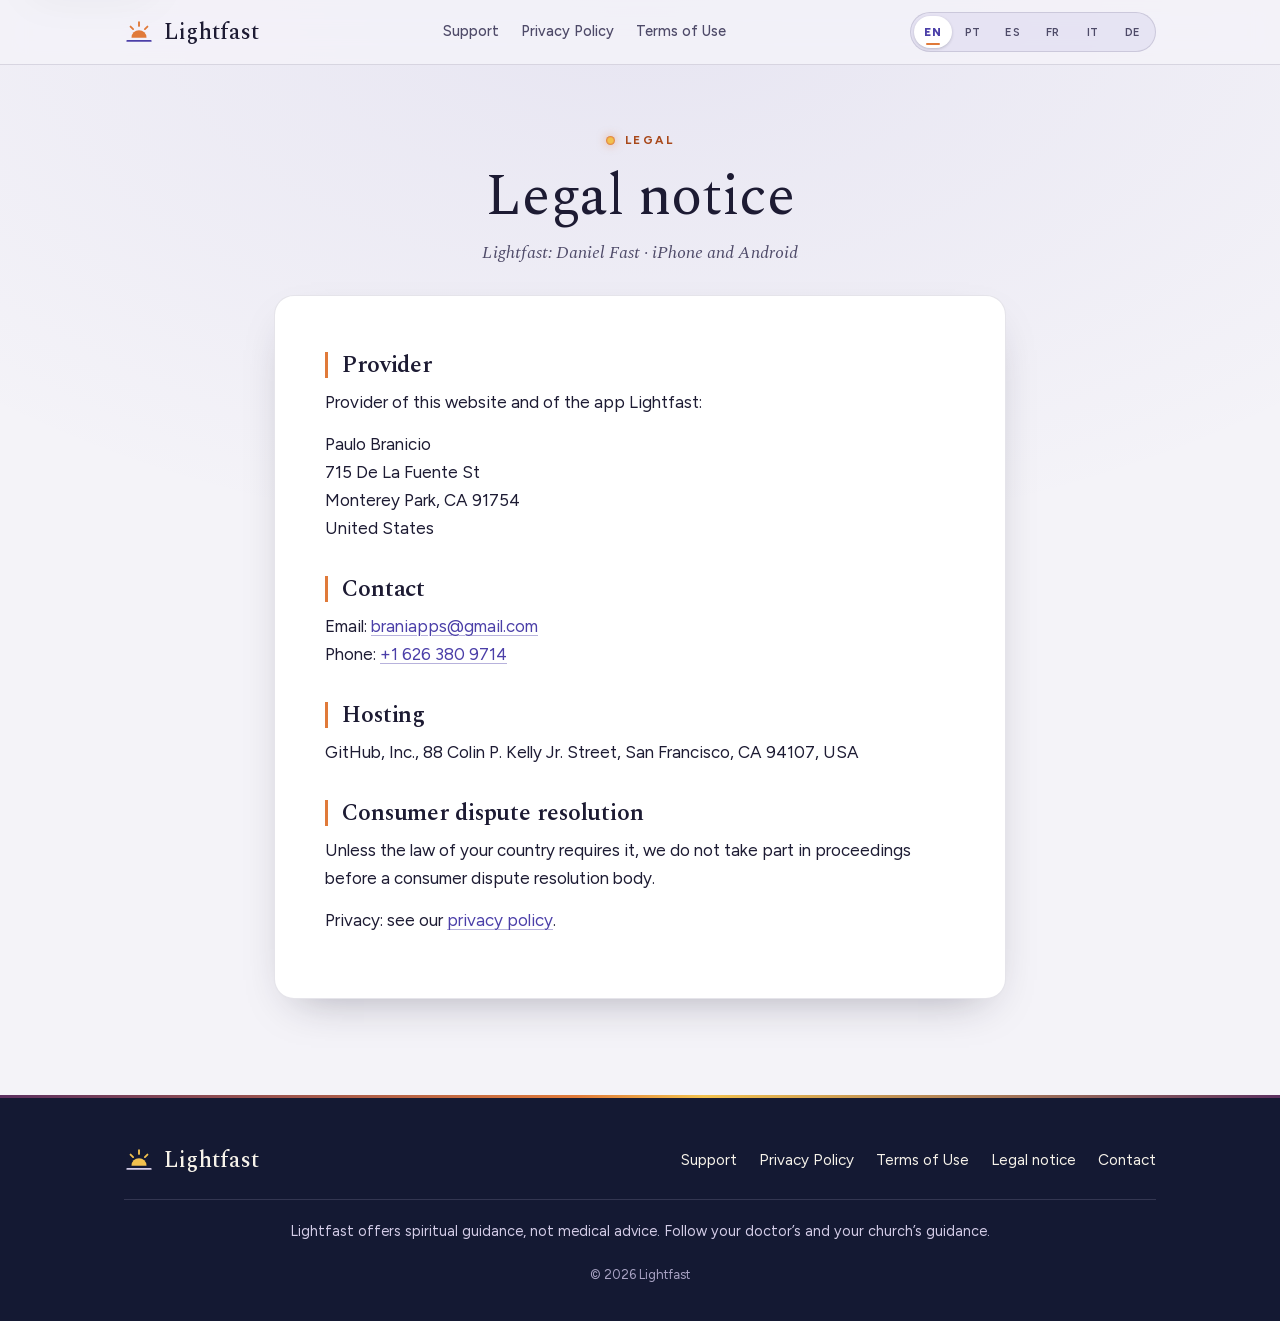
<file: impressum.html>
<!DOCTYPE html>
<html lang="en">
<head>
  <meta charset="UTF-8">
  <meta name="viewport" content="width=device-width, initial-scale=1.0">
  <title>Impressum · Legal notice — Lightfast</title>
  <meta name="description" content="Impressum and legal notice for Lightfast and this support site: provider, contact, hosting. Impressum · Aviso legal · Mentions légales · Note legali.">
  <meta name="theme-color" content="#141933">
  <link rel="icon" href="app-icon.png">
  <link rel="apple-touch-icon" href="app-icon.png">
  <link rel="stylesheet" href="fonts/fonts.css">
  <link rel="stylesheet" href="styles.css">
  <script src="site.js" defer></script>
</head>
<body>
  <a class="skip" href="#main" data-i18n-en="Skip to content" data-i18n-pt="Pular para o conteúdo" data-i18n-es="Saltar al contenido" data-i18n-fr="Aller au contenu" data-i18n-it="Vai al contenuto" data-i18n-de="Zum Inhalt springen">Skip to content</a>
  <header class="nav">
    <div class="wrap">
      <a class="brand" href="index.html">
        <svg class="mark" width="30" height="30" viewBox="0 0 32 32" aria-hidden="true" focusable="false"><path class="sun" d="M8 22a8 8 0 0 1 16 0z"/><path class="rays" d="M16 5.5v4M7 10.2l2.7 2.7M25 10.2l-2.7 2.7" fill="none" stroke-width="2" stroke-linecap="round"/><path class="line" d="M3.5 25.5h25" fill="none" stroke-width="2" stroke-linecap="round"/></svg>
        Lightfast
      </a>
      <nav class="nav-links" aria-label="Site" data-i18n-aria-en="Site" data-i18n-aria-pt="Site" data-i18n-aria-es="Sitio" data-i18n-aria-fr="Site" data-i18n-aria-it="Sito" data-i18n-aria-de="Website">
        <a href="index.html" data-i18n-en="Support" data-i18n-pt="Suporte" data-i18n-es="Soporte" data-i18n-fr="Assistance" data-i18n-it="Assistenza" data-i18n-de="Support">Support</a>
        <a href="privacy.html" data-i18n-en="Privacy Policy" data-i18n-pt="Política de privacidade" data-i18n-es="Política de privacidad" data-i18n-fr="Politique de confidentialité" data-i18n-it="Informativa sulla privacy" data-i18n-de="Datenschutzerklärung">Privacy Policy</a>
        <a href="terms.html" data-i18n-en="Terms of Use" data-i18n-pt="Termos de uso" data-i18n-es="Términos de uso" data-i18n-fr="Conditions d’utilisation" data-i18n-it="Condizioni d’uso" data-i18n-de="Nutzungsbedingungen">Terms of Use</a>
      </nav>
      <div class="nav-right">
        <div class="langtabs" role="tablist" aria-label="Language" data-i18n-aria-en="Language" data-i18n-aria-pt="Idioma" data-i18n-aria-es="Idioma" data-i18n-aria-fr="Langue" data-i18n-aria-it="Lingua" data-i18n-aria-de="Sprache">
          <button type="button" role="tab" data-lang-target="en" lang="en" aria-label="English">EN</button>
          <button type="button" role="tab" data-lang-target="pt" lang="pt-BR" aria-label="Português (Brasil)">PT</button>
          <button type="button" role="tab" data-lang-target="es" lang="es" aria-label="Español">ES</button>
          <button type="button" role="tab" data-lang-target="fr" lang="fr" aria-label="Français">FR</button>
          <button type="button" role="tab" data-lang-target="it" lang="it" aria-label="Italiano">IT</button>
          <button type="button" role="tab" data-lang-target="de" lang="de" aria-label="Deutsch">DE</button>
        </div>
      </div>
    </div>
  </header>

  <main id="main" class="wrap narrow" tabindex="-1">
    <!-- One [data-lang] section per language, each the full Impressum (canonical text: Marketing/legal-eu/eu_legal_texts.py). -->

    <!-- ============================== ENGLISH ============================== -->
    <div data-lang="en" lang="en">
      <div class="legal-hero">
        <span class="kicker">Legal</span>
        <h1>Legal notice</h1>
        <p class="app">Lightfast: Daniel Fast · iPhone and Android</p>
      </div>

      <div class="legal">
        <div class="card">
          <h2>Provider</h2>
          <p>Provider of this website and of the app Lightfast:</p>
          <p>Paulo Branicio<br>715 De La Fuente St<br>Monterey Park, CA 91754<br>United States</p>
          <h2>Contact</h2>
          <p>Email: <a href="mailto:braniapps@gmail.com">braniapps@gmail.com</a><br>Phone: <a href="tel:+16263809714">+1 626 380 9714</a></p>
          <h2>Hosting</h2>
          <p>GitHub, Inc., 88 Colin P. Kelly Jr. Street, San Francisco, CA 94107, USA</p>
          <h2>Consumer dispute resolution</h2>
          <p>Unless the law of your country requires it, we do not take part in proceedings before a consumer dispute resolution body.</p>
          <p>Privacy: see our <a href="privacy.html">privacy policy</a>.</p>
        </div>
      </div>
    </div>

    <!-- ============================== PORTUGUÊS ============================== -->
    <div data-lang="pt" lang="pt-BR">
      <div class="legal-hero">
        <span class="kicker">Legal</span>
        <h1>Aviso legal</h1>
        <p class="app">Lightfast: Jejum de Daniel · iPhone e Android</p>
      </div>

      <div class="legal">
        <div class="card">
          <h2>Responsável</h2>
          <p>Responsável por este site e pelo app Lightfast:</p>
          <p>Paulo Branicio<br>715 De La Fuente St<br>Monterey Park, CA 91754<br>Estados Unidos</p>
          <h2>Contato</h2>
          <p>E-mail: <a href="mailto:braniapps@gmail.com">braniapps@gmail.com</a><br>Telefone: <a href="tel:+16263809714">+1 626 380 9714</a></p>
          <h2>Hospedagem</h2>
          <p>GitHub, Inc., 88 Colin P. Kelly Jr. Street, San Francisco, CA 94107, USA</p>
          <h2>Resolução de litígios de consumo</h2>
          <p>Salvo quando a lei do seu país o exigir, não participamos de procedimentos de resolução de litígios perante entidades de resolução alternativa de litígios de consumo.</p>
          <p>Privacidade: veja nossa <a href="privacy.html">política de privacidade</a>.</p>
        </div>
      </div>
    </div>

    <!-- ============================== ESPAÑOL ============================== -->
    <div data-lang="es" lang="es">
      <div class="legal-hero">
        <span class="kicker">Legal</span>
        <h1>Aviso legal</h1>
        <p class="app">Lightfast: Ayuno de Daniel · iPhone y Android</p>
      </div>

      <div class="legal">
        <div class="card">
          <h2>Titular</h2>
          <p>Titular de este sitio y de la app Lightfast:</p>
          <p>Paulo Branicio<br>715 De La Fuente St<br>Monterey Park, CA 91754<br>Estados Unidos</p>
          <h2>Contacto</h2>
          <p>Correo electrónico: <a href="mailto:braniapps@gmail.com">braniapps@gmail.com</a><br>Teléfono: <a href="tel:+16263809714">+1 626 380 9714</a></p>
          <h2>Alojamiento</h2>
          <p>GitHub, Inc., 88 Colin P. Kelly Jr. Street, San Francisco, CA 94107, USA</p>
          <h2>Resolución de litigios de consumo</h2>
          <p>Salvo que la ley de tu país lo exija, no participamos en procedimientos de resolución de litigios ante entidades de resolución alternativa de litigios de consumo.</p>
          <p>Privacidad: consulta nuestra <a href="privacy.html">política de privacidad</a>.</p>
        </div>
      </div>
    </div>

    <!-- ============================== FRANÇAIS ============================== -->
    <div data-lang="fr" lang="fr">
      <div class="legal-hero">
        <span class="kicker">Juridique</span>
        <h1>Mentions légales</h1>
        <p class="app">Lightfast&nbsp;: Jeûne de Daniel · iPhone et Android</p>
      </div>

      <div class="legal">
        <div class="card">
          <h2>Éditeur</h2>
          <p>Éditeur du site et de l’app Lightfast et directeur de la publication :</p>
          <p>Paulo Branicio<br>715 De La Fuente St<br>Monterey Park, CA 91754<br>États-Unis</p>
          <h2>Contact</h2>
          <p>E-mail : <a href="mailto:braniapps@gmail.com">braniapps@gmail.com</a><br>Téléphone : <a href="tel:+16263809714">+1 626 380 9714</a></p>
          <h2>Hébergeur</h2>
          <p>GitHub, Inc., 88 Colin P. Kelly Jr. Street, San Francisco, CA 94107, USA</p>
          <h2>Règlement des litiges de consommation</h2>
          <p>Sauf si la loi de votre pays l’exige, nous ne participons pas à des procédures de règlement des litiges devant un organisme de médiation de la consommation.</p>
          <p>Données personnelles : voir notre <a href="privacy.html">politique de confidentialité</a>.</p>
        </div>
      </div>
    </div>

    <!-- ============================== ITALIANO ============================== -->
    <div data-lang="it" lang="it">
      <div class="legal-hero">
        <span class="kicker">Note legali</span>
        <h1>Note legali</h1>
        <p class="app">Lightfast: Digiuno di Daniele · iPhone e Android</p>
      </div>

      <div class="legal">
        <div class="card">
          <h2>Titolare</h2>
          <p>Titolare di questo sito e dell’app Lightfast:</p>
          <p>Paulo Branicio<br>715 De La Fuente St<br>Monterey Park, CA 91754<br>Stati Uniti</p>
          <h2>Contatti</h2>
          <p>E-mail: <a href="mailto:braniapps@gmail.com">braniapps@gmail.com</a><br>Telefono: <a href="tel:+16263809714">+1 626 380 9714</a></p>
          <h2>Hosting</h2>
          <p>GitHub, Inc., 88 Colin P. Kelly Jr. Street, San Francisco, CA 94107, USA</p>
          <h2>Risoluzione delle controversie dei consumatori</h2>
          <p>Salvo che la legge del tuo Paese lo imponga, non partecipiamo a procedure di risoluzione delle controversie davanti a un organismo di risoluzione alternativa delle controversie dei consumatori.</p>
          <p>Privacy: vedi la nostra <a href="privacy.html">informativa sulla privacy</a>.</p>
        </div>
      </div>
    </div>

    <!-- ============================== DEUTSCH ============================== -->
    <div data-lang="de" lang="de">
      <div class="legal-hero">
        <span class="kicker">Rechtliches</span>
        <h1>Impressum</h1>
        <p class="app">Lightfast: Daniel-Fasten · iPhone und Android</p>
      </div>

      <div class="legal">
        <div class="card">
          <h2>Angaben gemäß § 5 DDG</h2>
          <p>Anbieter dieser Website und der App Lightfast:</p>
          <p>Paulo Branicio<br>715 De La Fuente St<br>Monterey Park, CA 91754<br>USA</p>
          <h2>Kontakt</h2>
          <p>E-Mail: <a href="mailto:braniapps@gmail.com">braniapps@gmail.com</a><br>Telefon: <a href="tel:+16263809714">+1 626 380 9714</a></p>
          <h2>Hosting</h2>
          <p>GitHub, Inc., 88 Colin P. Kelly Jr. Street, San Francisco, CA 94107, USA</p>
          <h2>Verbraucherstreitbeilegung</h2>
          <p>Wir sind nicht bereit und nicht verpflichtet, an Streitbeilegungsverfahren vor einer Verbraucherschlichtungsstelle teilzunehmen.</p>
          <p>Datenschutz: siehe unsere <a href="privacy.html">Datenschutzerklärung</a>.</p>
        </div>
      </div>
    </div>
  </main>

  <footer class="foot">
    <div class="wrap">
      <a class="brand" href="index.html">
        <svg class="mark" width="30" height="30" viewBox="0 0 32 32" aria-hidden="true" focusable="false"><path class="sun" d="M8 22a8 8 0 0 1 16 0z"/><path class="rays" d="M16 5.5v4M7 10.2l2.7 2.7M25 10.2l-2.7 2.7" fill="none" stroke-width="2" stroke-linecap="round"/><path class="line" d="M3.5 25.5h25" fill="none" stroke-width="2" stroke-linecap="round"/></svg>
        Lightfast
      </a>
      <nav class="foot-links" aria-label="Footer" data-i18n-aria-en="Footer" data-i18n-aria-pt="Rodapé" data-i18n-aria-es="Pie de página" data-i18n-aria-fr="Pied de page" data-i18n-aria-it="Piè di pagina" data-i18n-aria-de="Fußzeile">
        <a href="index.html" data-i18n-en="Support" data-i18n-pt="Suporte" data-i18n-es="Soporte" data-i18n-fr="Assistance" data-i18n-it="Assistenza" data-i18n-de="Support">Support</a>
        <a href="privacy.html" data-i18n-en="Privacy Policy" data-i18n-pt="Política de privacidade" data-i18n-es="Política de privacidad" data-i18n-fr="Politique de confidentialité" data-i18n-it="Informativa sulla privacy" data-i18n-de="Datenschutzerklärung">Privacy Policy</a>
        <a href="terms.html" data-i18n-en="Terms of Use" data-i18n-pt="Termos de uso" data-i18n-es="Términos de uso" data-i18n-fr="Conditions d’utilisation" data-i18n-it="Condizioni d’uso" data-i18n-de="Nutzungsbedingungen">Terms of Use</a>
        <a href="impressum.html" data-i18n-en="Legal notice" data-i18n-pt="Aviso legal" data-i18n-es="Aviso legal" data-i18n-fr="Mentions légales" data-i18n-it="Note legali" data-i18n-de="Impressum">Legal notice</a>
        <a href="mailto:braniapps@gmail.com?subject=Lightfast%20support" data-i18n-en="Contact" data-i18n-pt="Contato" data-i18n-es="Contacto" data-i18n-fr="Contact" data-i18n-it="Contatti" data-i18n-de="Kontakt">Contact</a>
      </nav>
      <p class="health" data-i18n-en="Lightfast offers spiritual guidance, not medical advice. Follow your doctor’s and your church’s guidance." data-i18n-pt="O Lightfast oferece orientação espiritual, não aconselhamento médico. Siga a orientação do seu médico e da sua igreja." data-i18n-es="Lightfast ofrece orientación espiritual, no consejo médico. Sigue las indicaciones de tu médico y de tu iglesia." data-i18n-fr="Lightfast offre un accompagnement spirituel, pas un avis médical. Suis les conseils de ton médecin et de ton Église." data-i18n-it="Lightfast offre una guida spirituale, non consigli medici. Segui le indicazioni del tuo medico e della tua chiesa." data-i18n-de="Lightfast bietet geistliche Begleitung, keinen medizinischen Rat. Folge dem Rat deiner Ärztin oder deines Arztes und deiner Gemeinde.">Lightfast offers spiritual guidance, not medical advice. Follow your doctor’s and your church’s guidance.</p>
      <p class="cr">© 2026 Lightfast</p>
    </div>
  </footer>
</body>
</html>
</file>
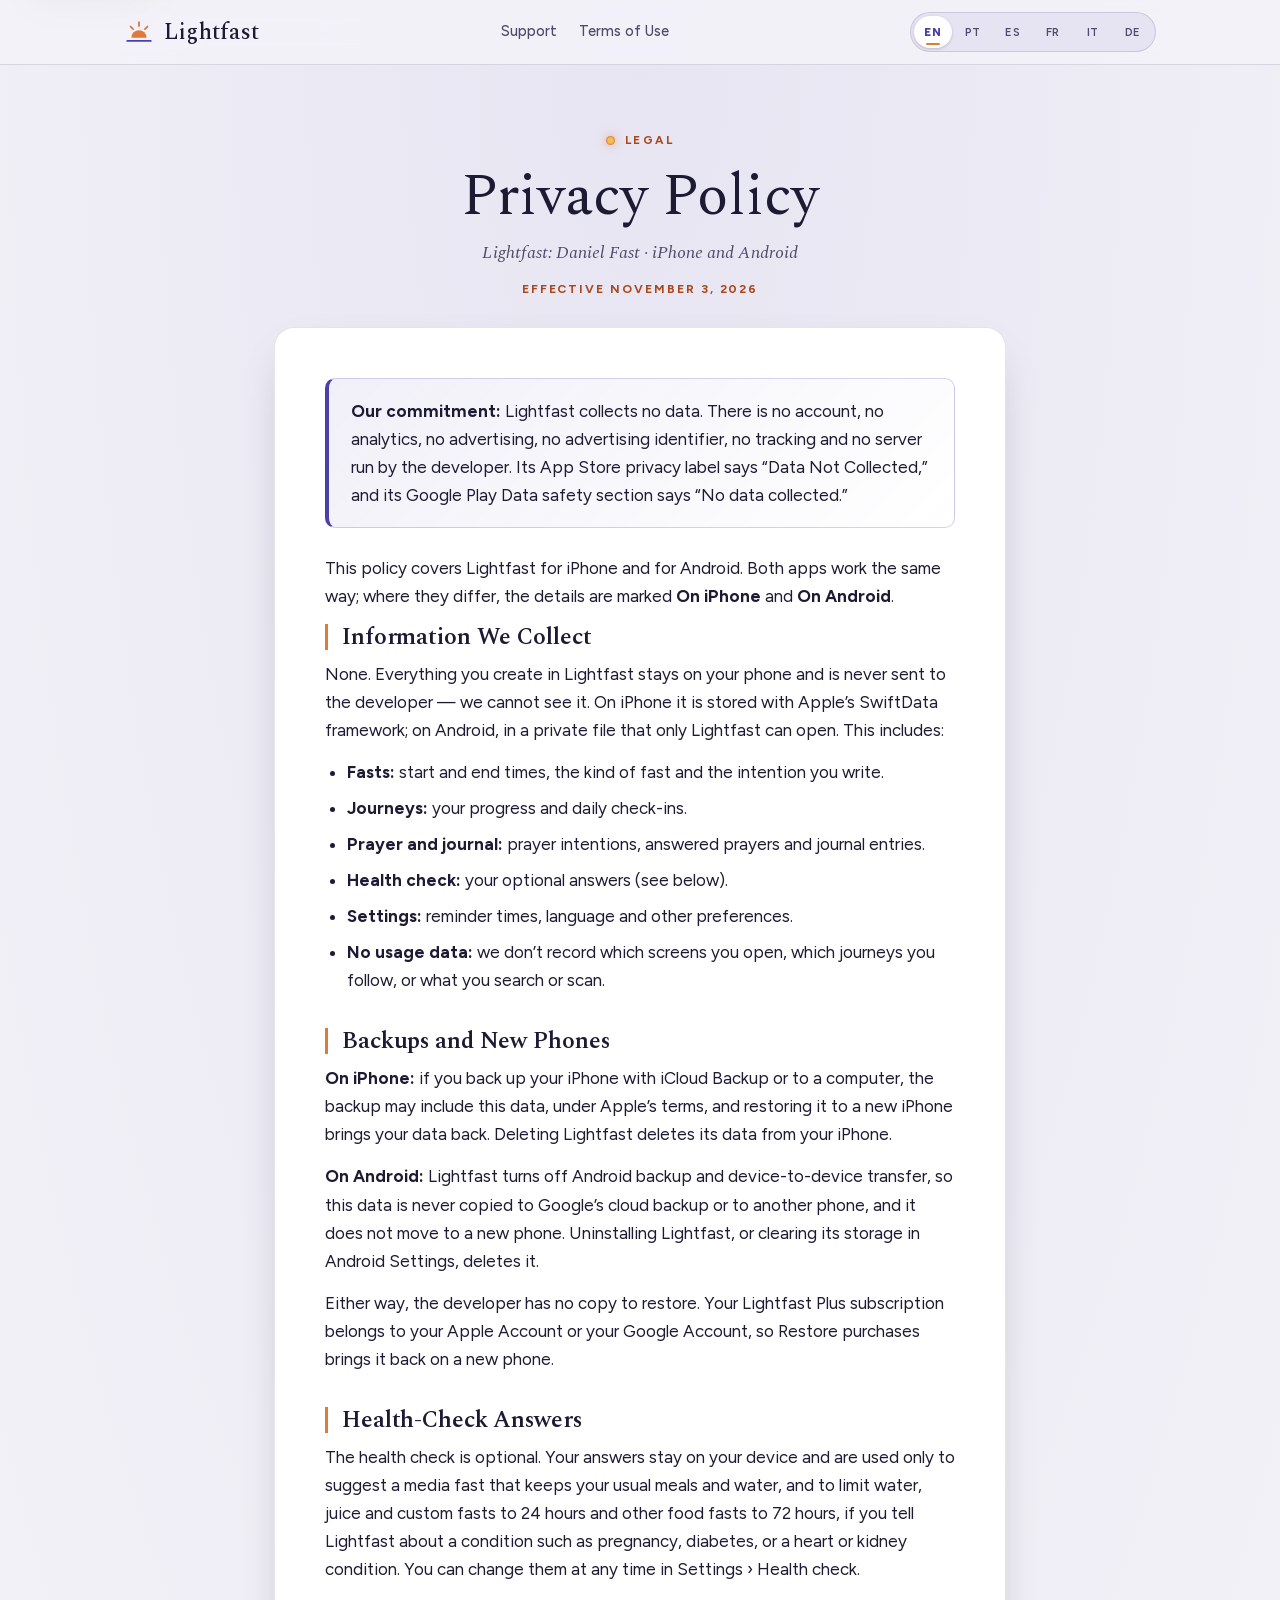
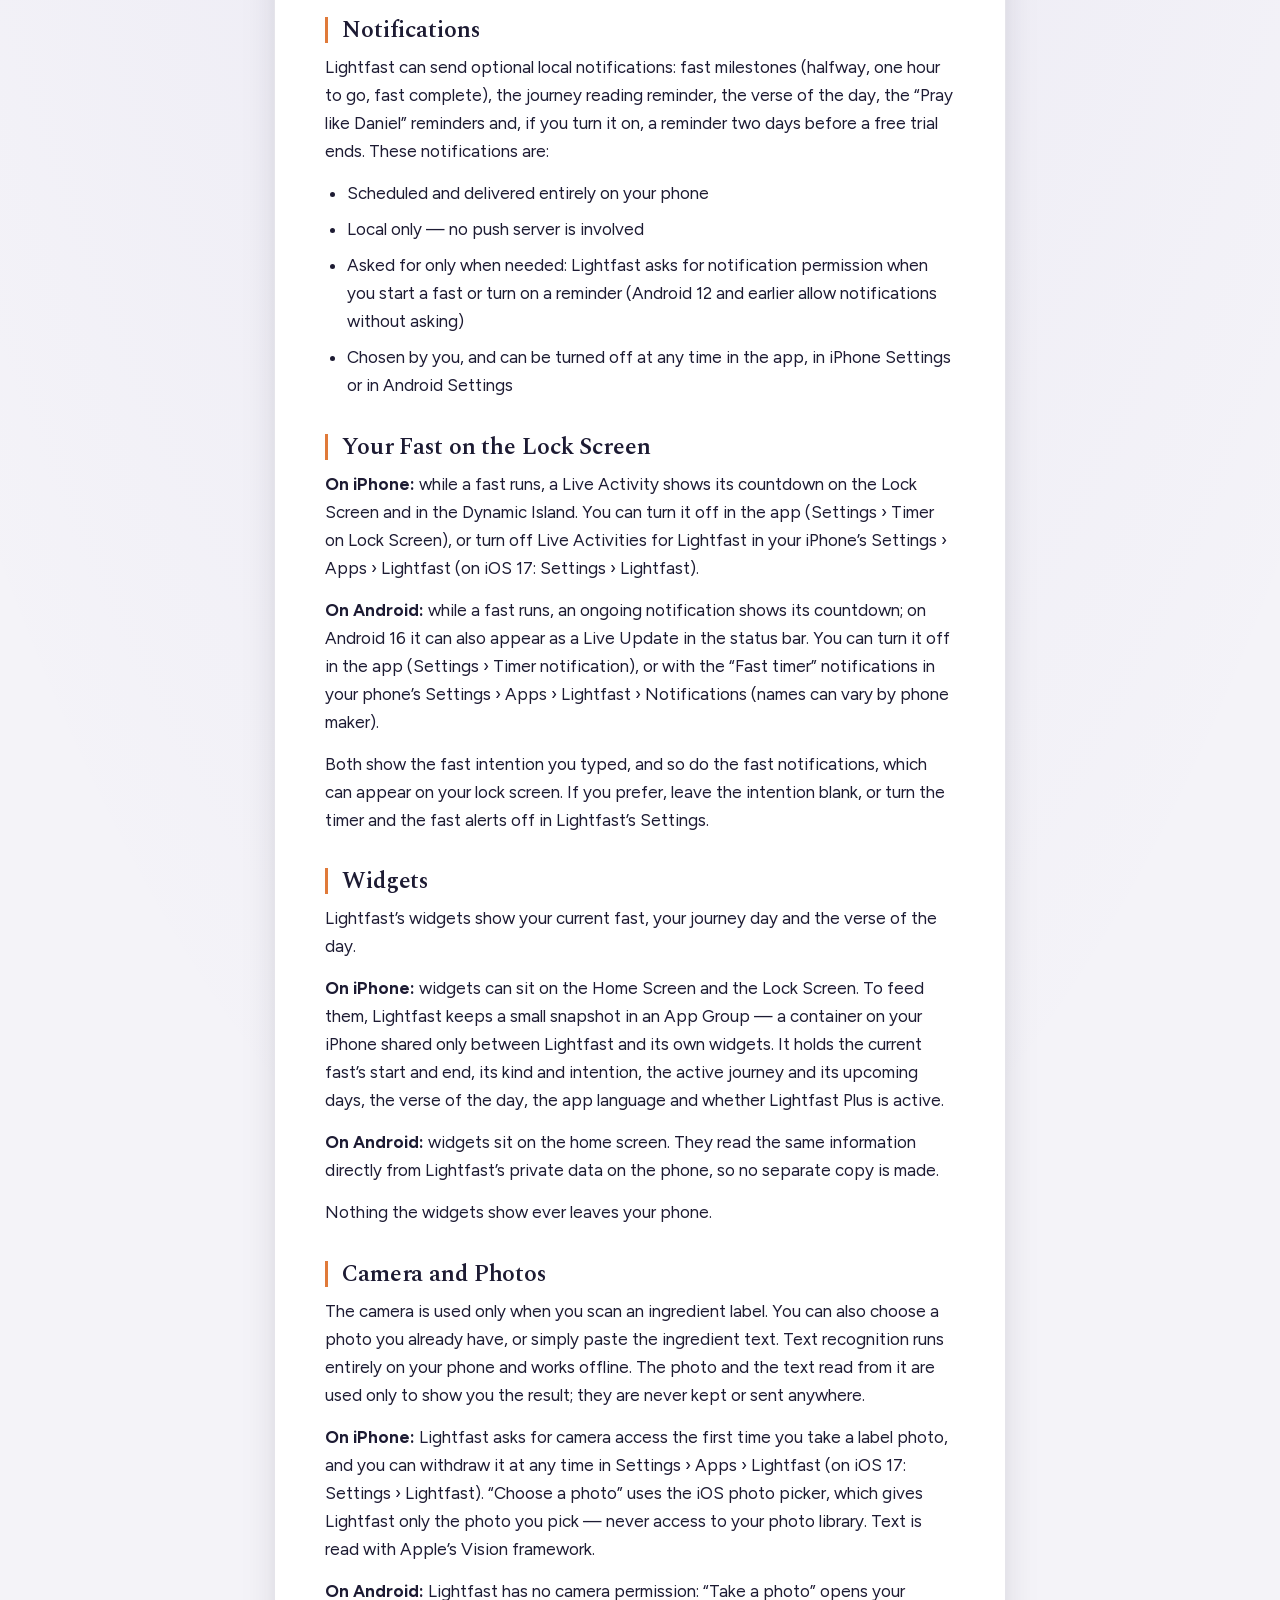
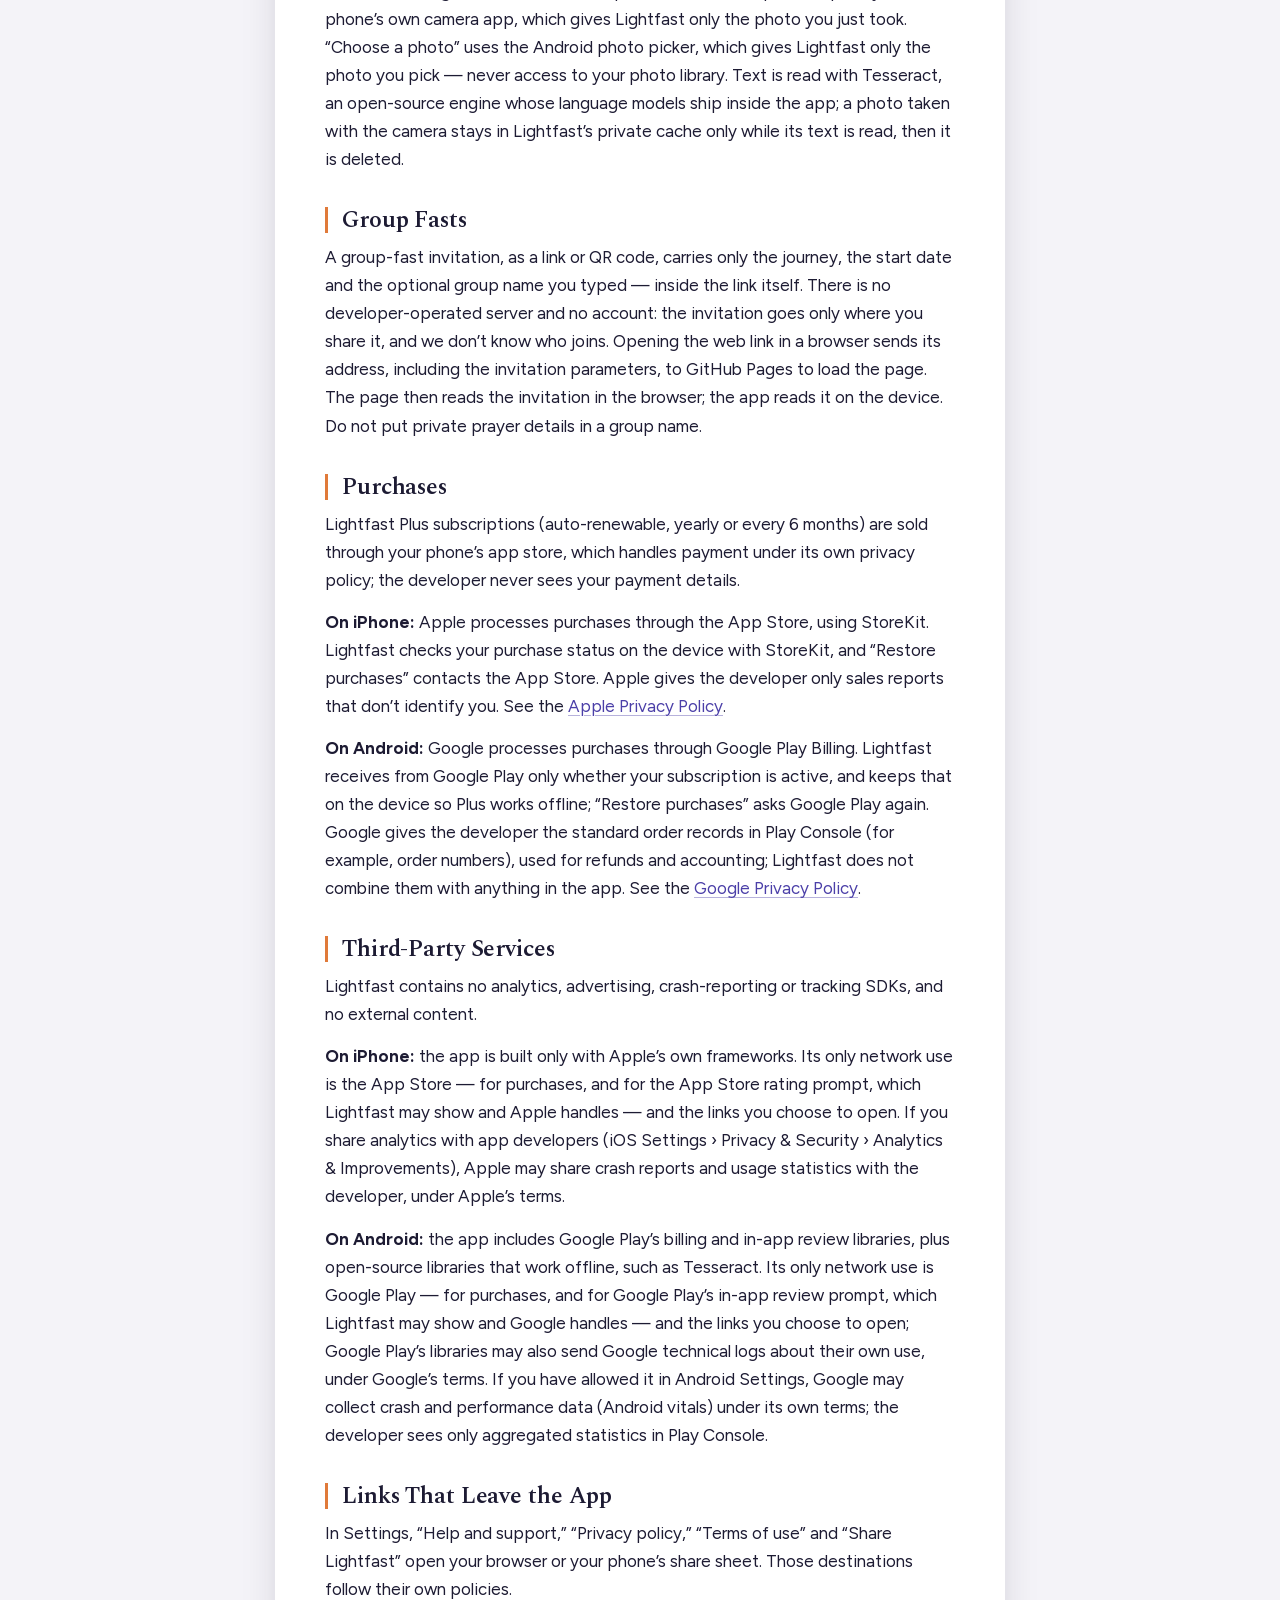
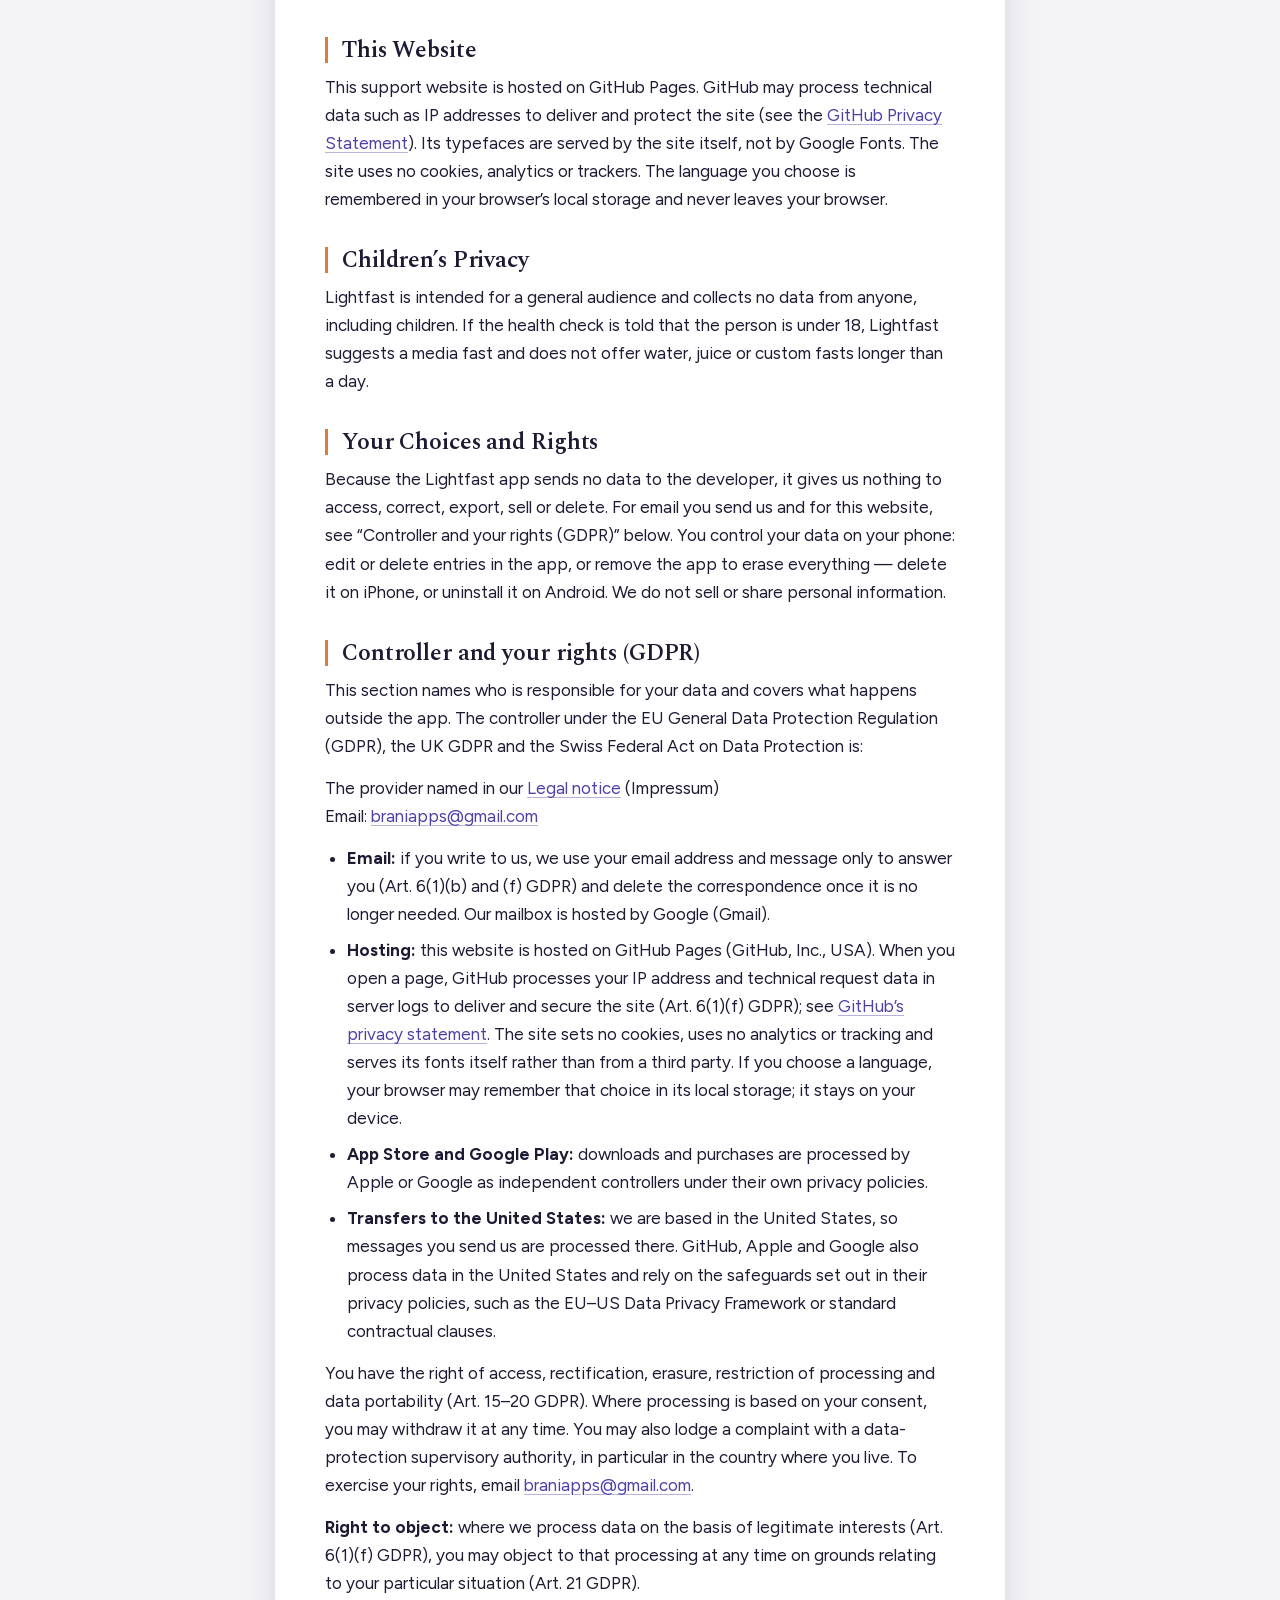
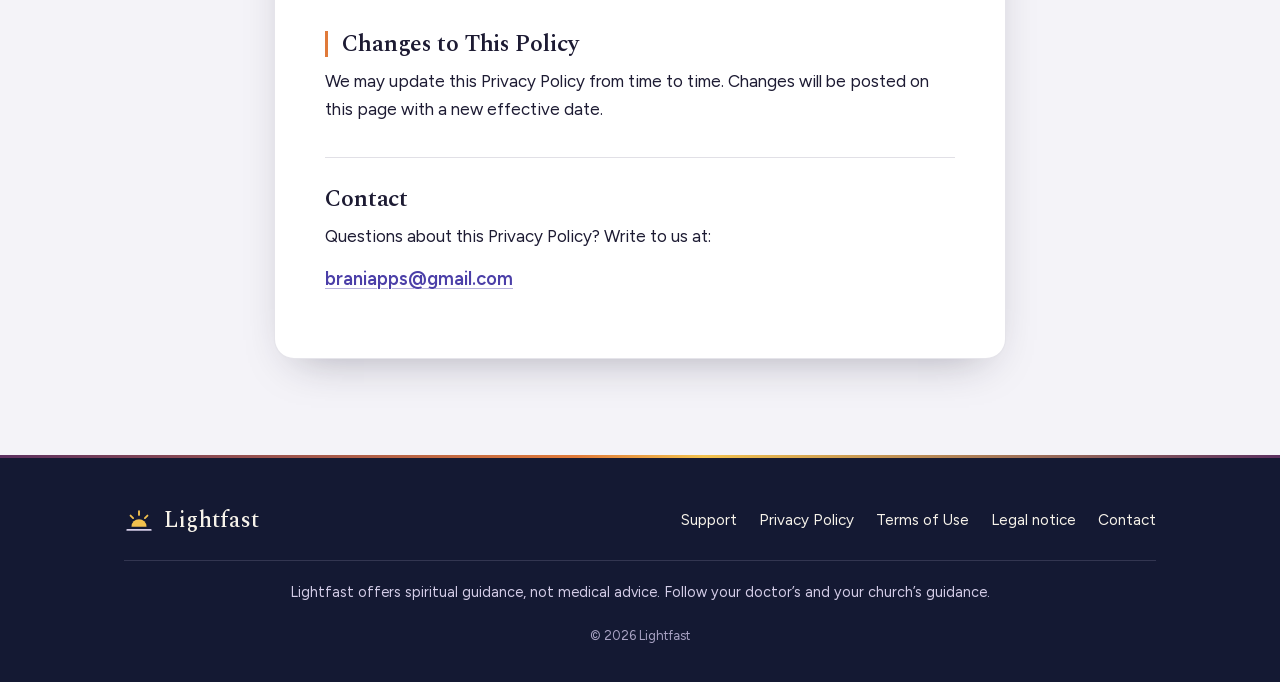
<file: privacy-android.html>
<!DOCTYPE html>
<html lang="en">
<head>
  <meta charset="UTF-8">
  <meta name="viewport" content="width=device-width, initial-scale=1.0">
  <title>Privacy Policy — Lightfast</title>
  <meta name="robots" content="noindex">
  <link rel="canonical" href="https://branicio.github.io/lightfast-support/privacy.html">
  <!-- One privacy policy now covers Lightfast on iPhone and on Android. This address is
       kept because the Android app and the Play listing used it: it forwards to
       privacy.html, keeping the language fragment (#portugues, #espanol, #francais, #italiano, #deutsch). -->
  <script>location.replace("privacy.html" + location.hash);</script>
  <meta http-equiv="refresh" content="0; url=privacy.html">
  <meta name="theme-color" content="#141933">
  <link rel="icon" href="app-icon.png">
  <link rel="stylesheet" href="styles.css">
</head>
<body>
  <main class="wrap narrow">
    <div class="legal-hero">
      <p><a href="privacy.html">Privacy Policy</a> · <a href="privacy.html#portugues" lang="pt-BR">Política de privacidade</a> · <a href="privacy.html#espanol" lang="es">Política de privacidad</a> · <a href="privacy.html#francais" lang="fr">Politique de confidentialité</a> · <a href="privacy.html#italiano" lang="it">Informativa sulla privacy</a> · <a href="privacy.html#deutsch" lang="de">Datenschutzerklärung</a></p>
    </div>
  </main>
</body>
</html>
</file>
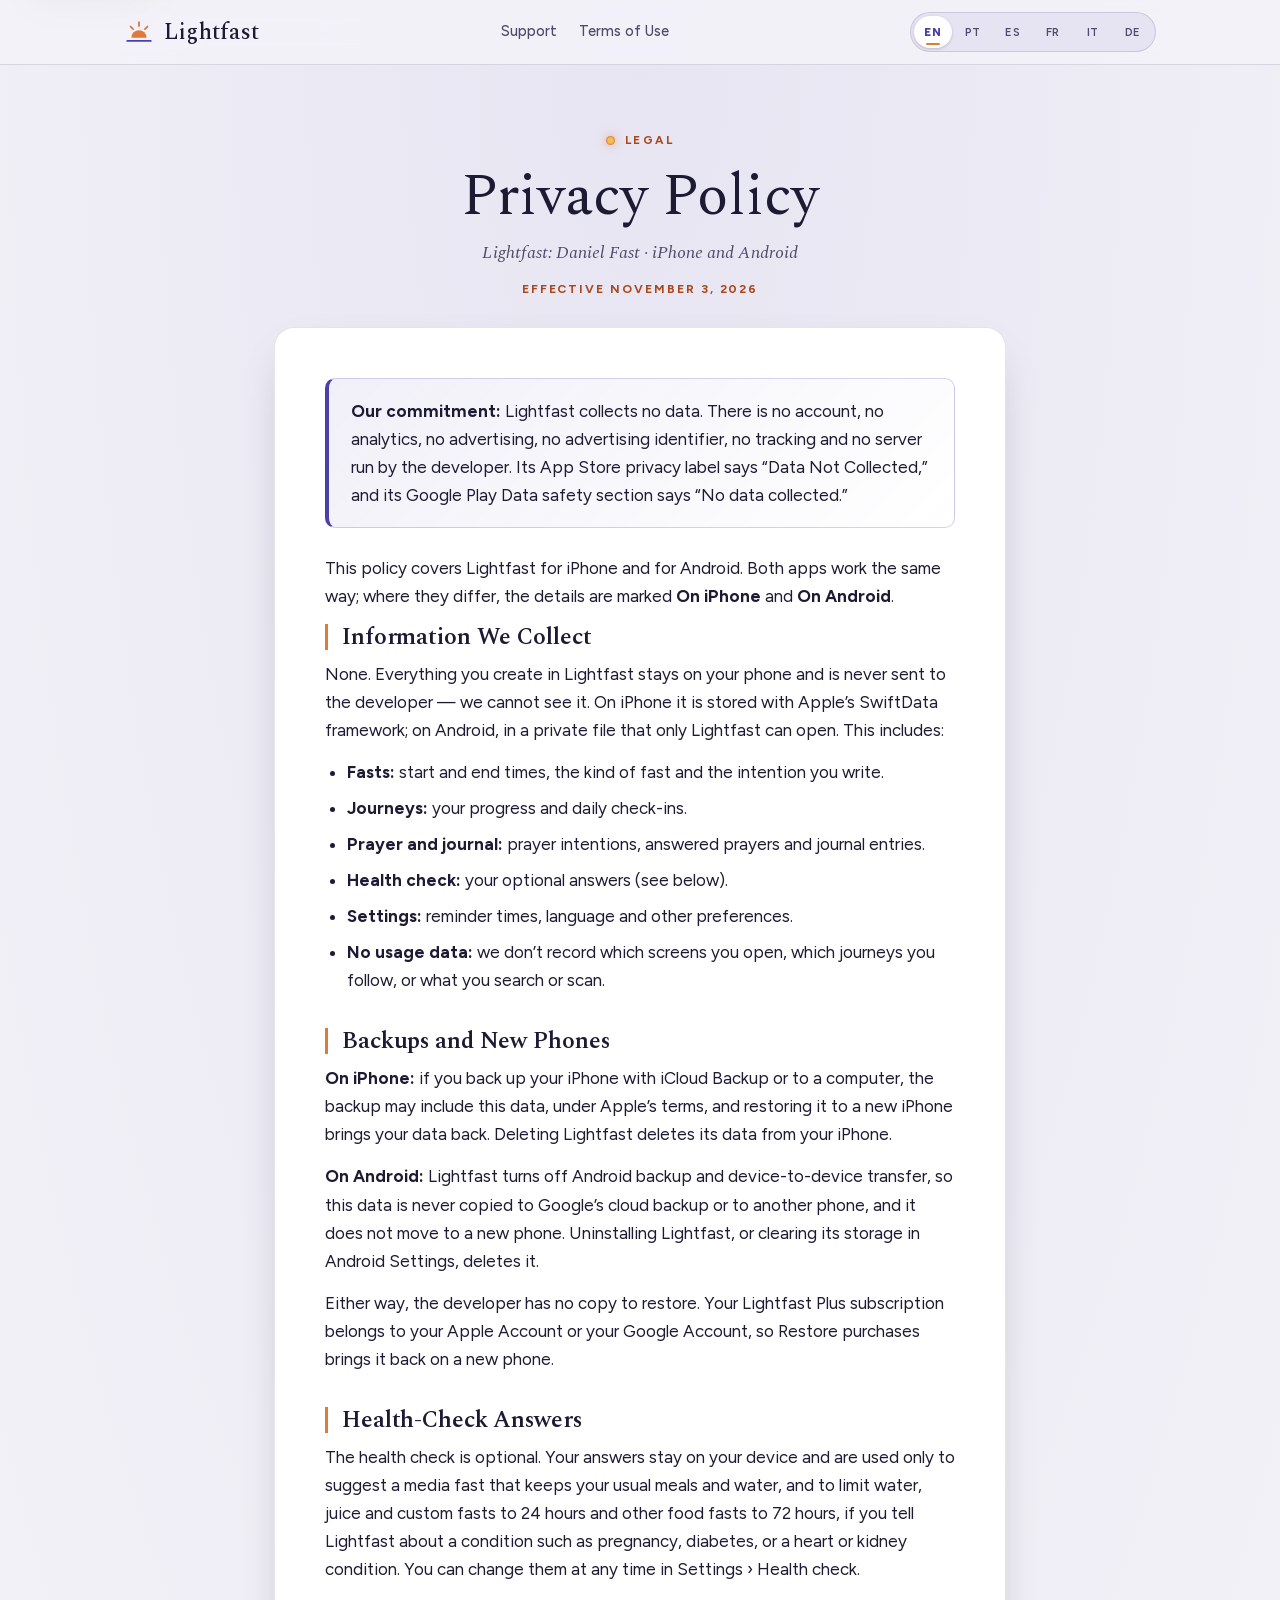
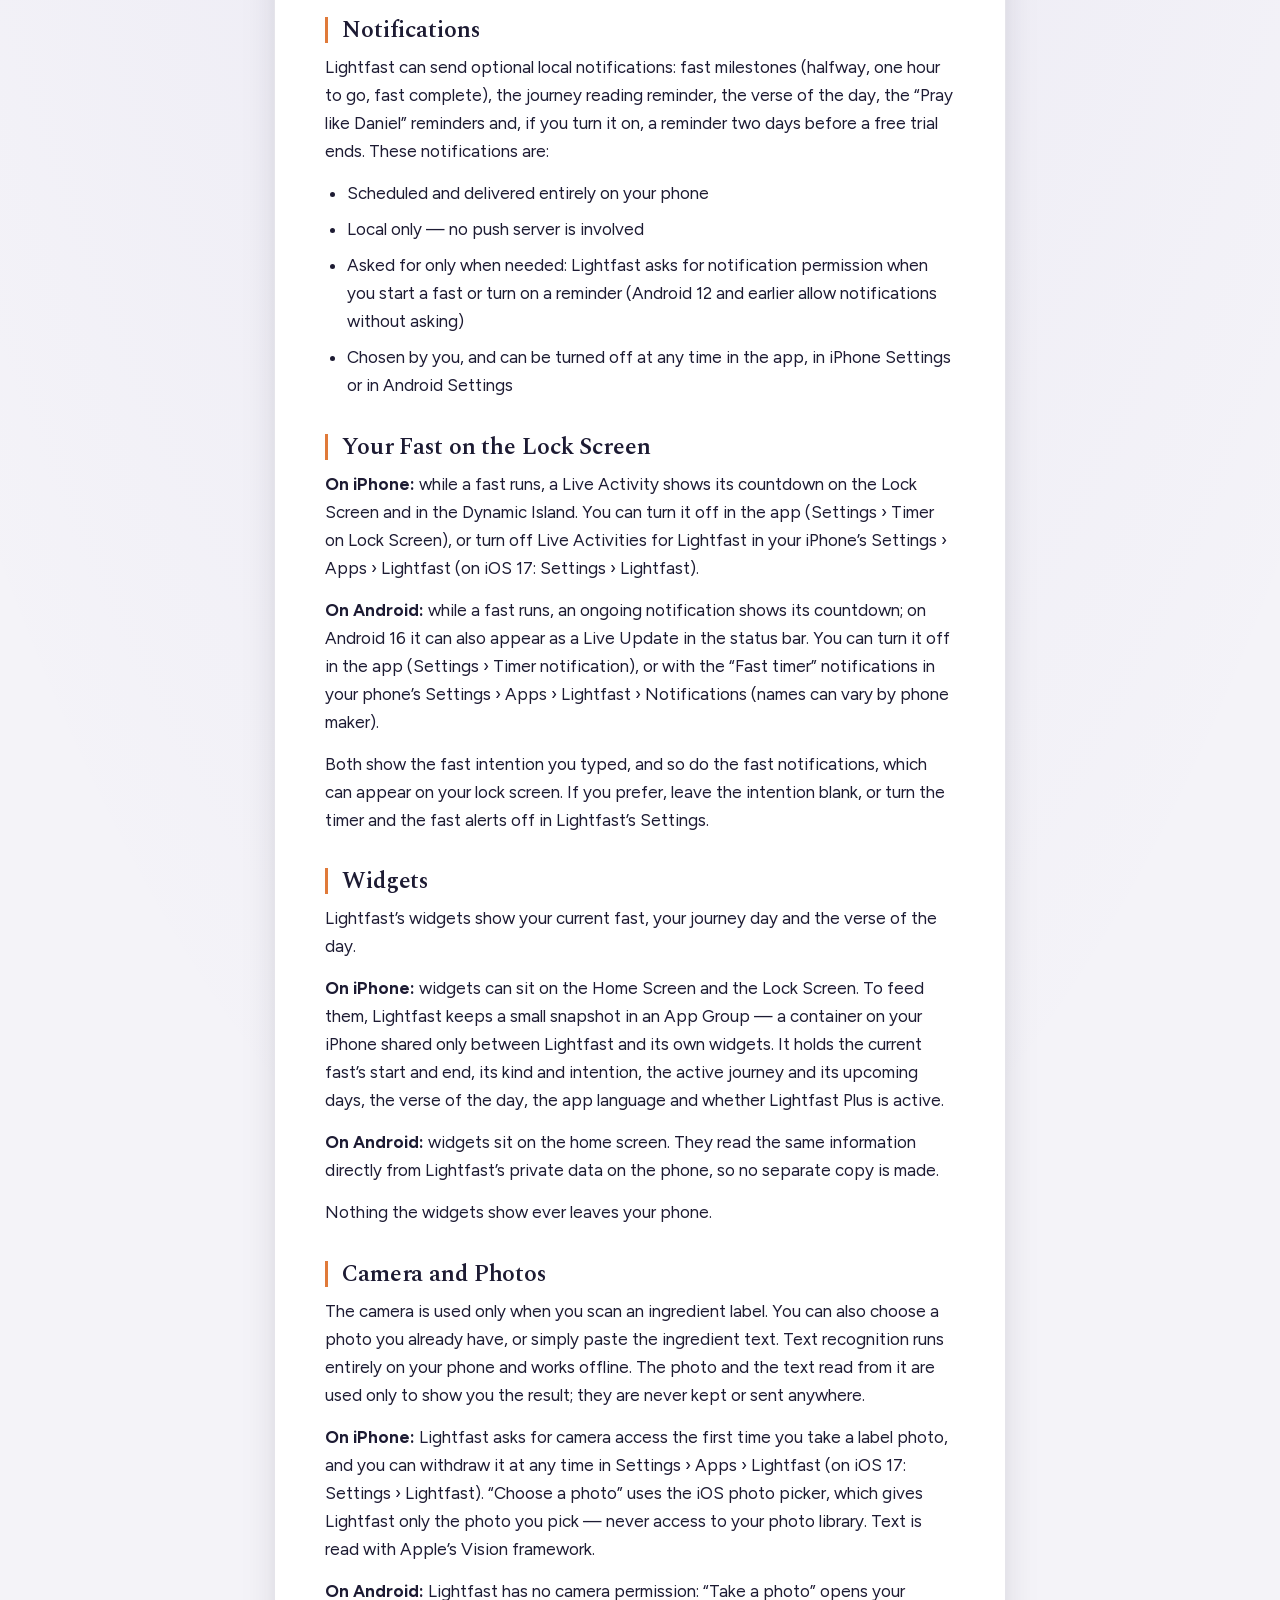
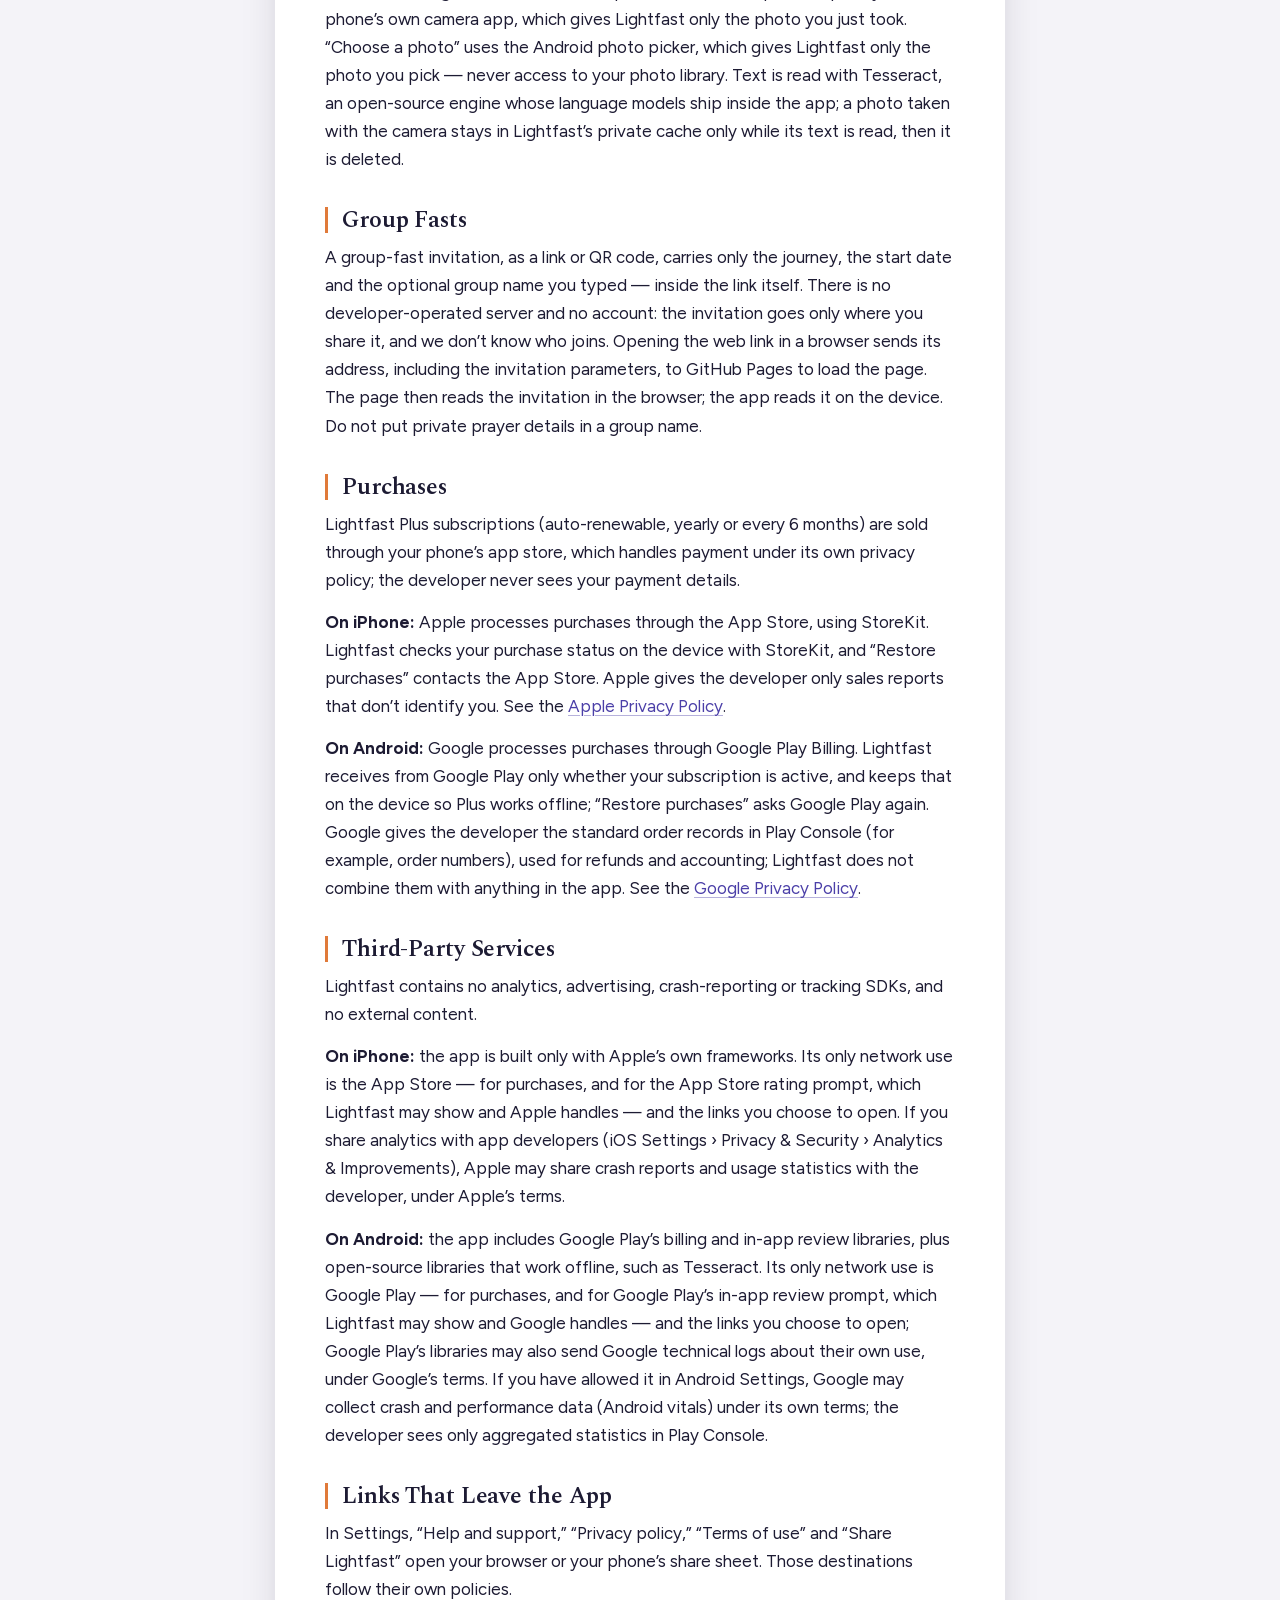
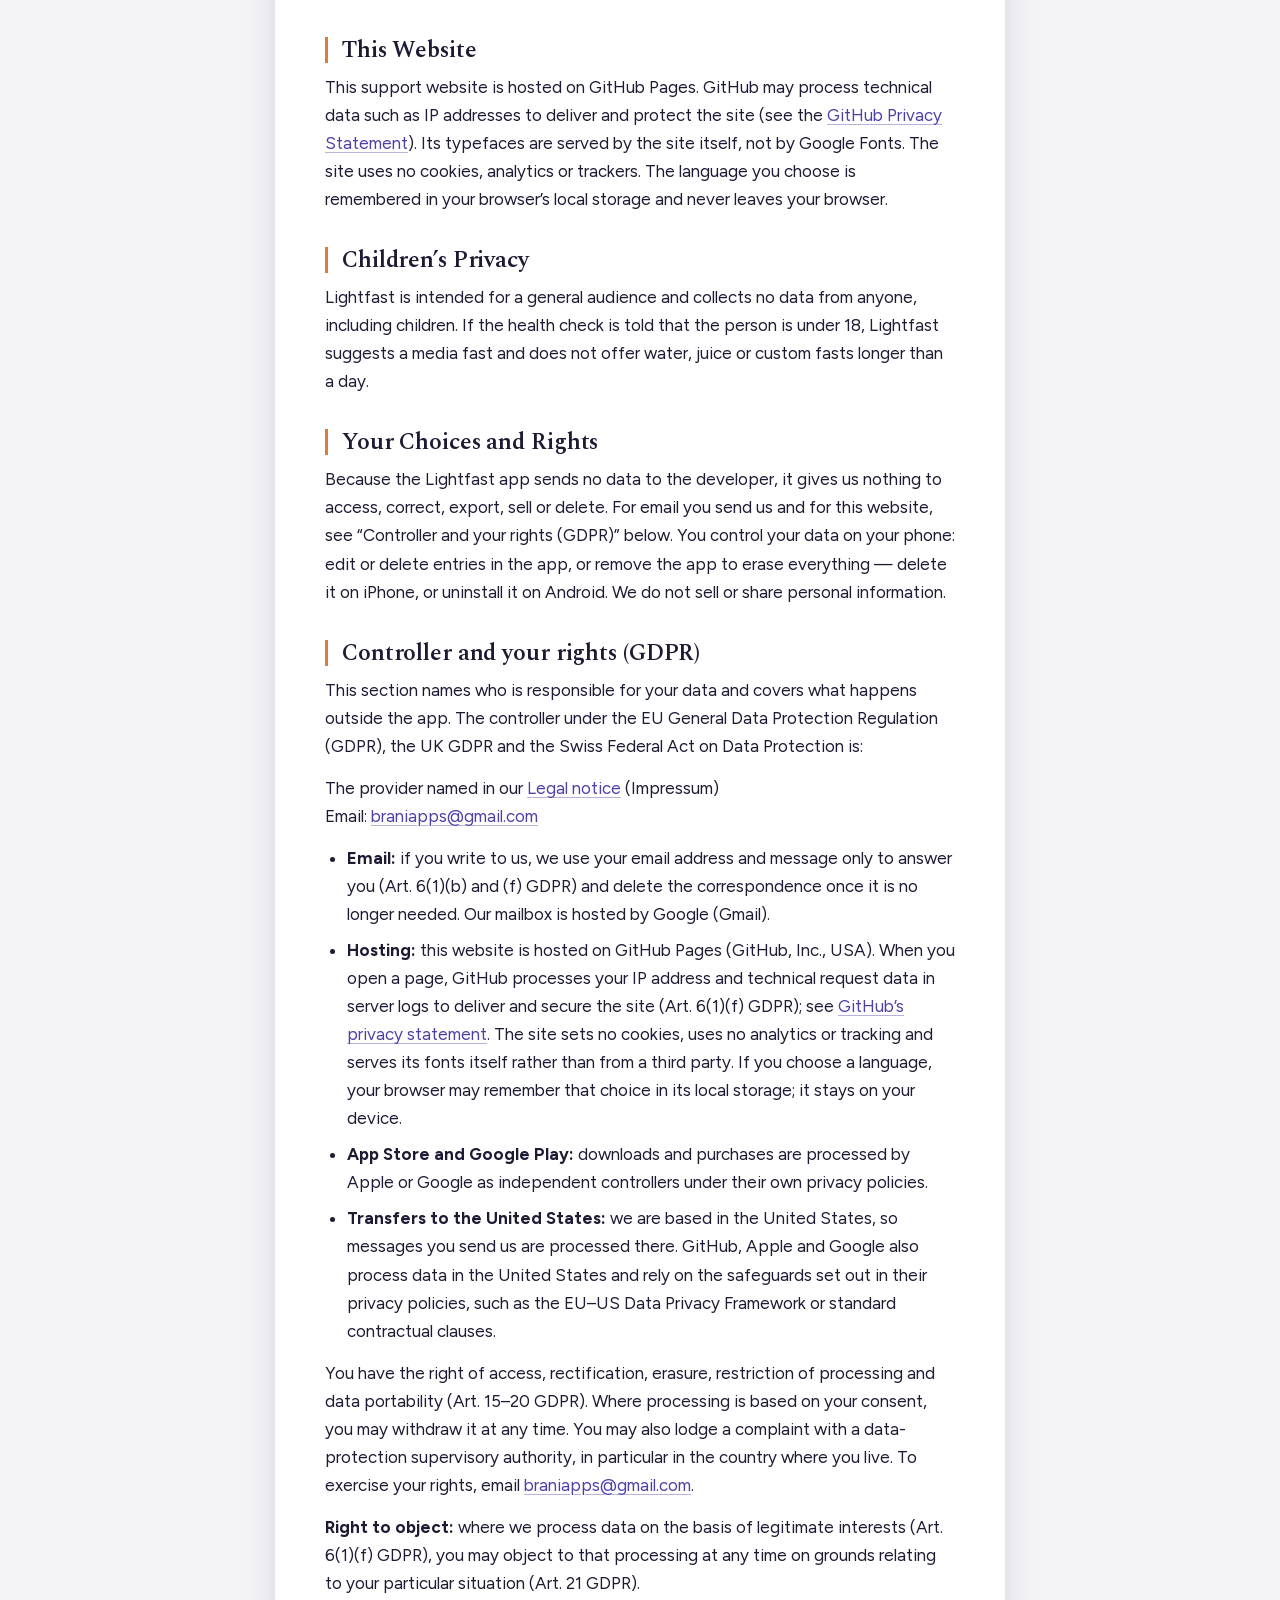
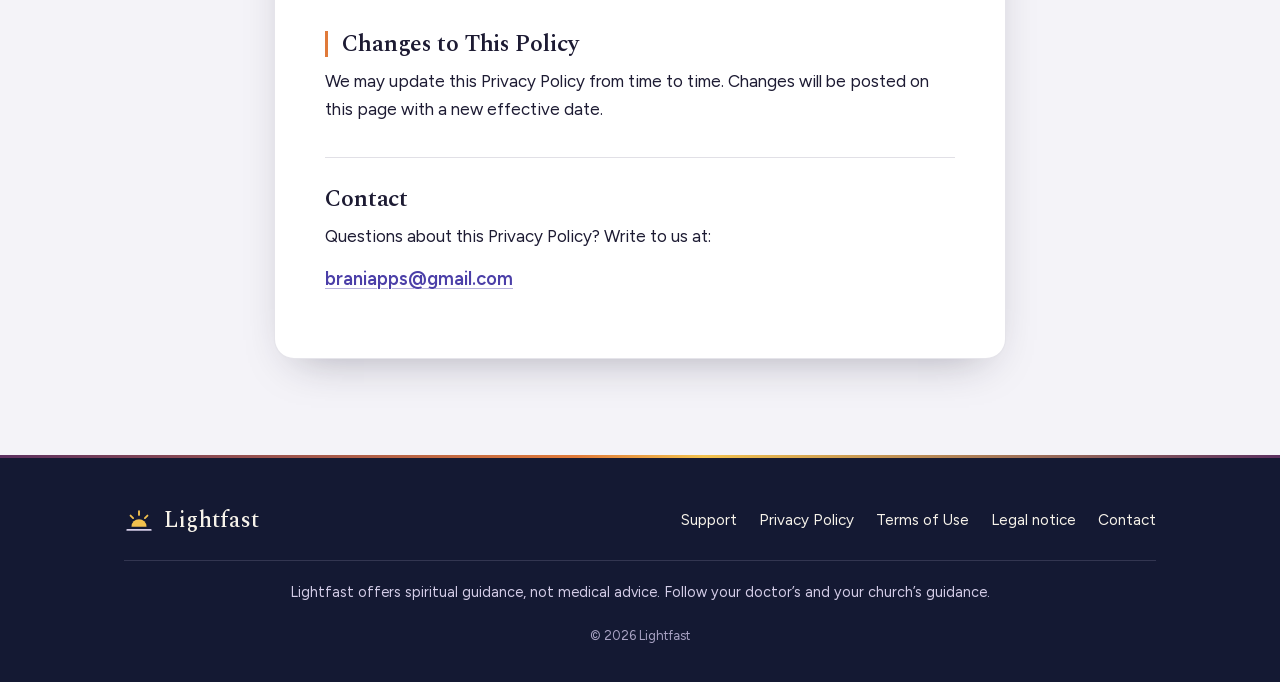
<file: privacy.html>
<!DOCTYPE html>
<html lang="en">
<head>
  <meta charset="UTF-8">
  <meta name="viewport" content="width=device-width, initial-scale=1.0">
  <title data-i18n-en="Privacy Policy — Lightfast" data-i18n-pt="Política de privacidade — Lightfast" data-i18n-es="Política de privacidad — Lightfast" data-i18n-fr="Politique de confidentialité — Lightfast" data-i18n-it="Informativa sulla privacy — Lightfast" data-i18n-de="Datenschutzerklärung – Lightfast">Privacy Policy — Lightfast</title>
  <meta name="description" content="Lightfast for iPhone and Android collects no data — no account, analytics, ads or tracking. Política de privacidade. Política de privacidad. Politique de confidentialité. Informativa sulla privacy. Datenschutzerklärung.">
  <meta name="theme-color" content="#141933">
  <link rel="icon" href="app-icon.png">
  <link rel="apple-touch-icon" href="app-icon.png">
  <link rel="stylesheet" href="fonts/fonts.css">
  <link rel="stylesheet" href="styles.css">
  <script src="site.js" defer></script>
</head>
<body>
  <a class="skip" href="#main" data-i18n-en="Skip to content" data-i18n-pt="Pular para o conteúdo" data-i18n-es="Saltar al contenido" data-i18n-fr="Aller au contenu" data-i18n-it="Vai al contenuto" data-i18n-de="Zum Inhalt springen">Skip to content</a>
  <header class="nav">
    <div class="wrap">
      <a class="brand" href="index.html">
        <svg class="mark" width="30" height="30" viewBox="0 0 32 32" aria-hidden="true" focusable="false"><path class="sun" d="M8 22a8 8 0 0 1 16 0z"/><path class="rays" d="M16 5.5v4M7 10.2l2.7 2.7M25 10.2l-2.7 2.7" fill="none" stroke-width="2" stroke-linecap="round"/><path class="line" d="M3.5 25.5h25" fill="none" stroke-width="2" stroke-linecap="round"/></svg>
        Lightfast
      </a>
      <nav class="nav-links" aria-label="Site" data-i18n-aria-en="Site" data-i18n-aria-pt="Site" data-i18n-aria-es="Sitio" data-i18n-aria-fr="Site" data-i18n-aria-it="Sito" data-i18n-aria-de="Website">
        <a href="index.html" data-i18n-en="Support" data-i18n-pt="Suporte" data-i18n-es="Soporte" data-i18n-fr="Assistance" data-i18n-it="Assistenza" data-i18n-de="Support">Support</a>
        <a href="terms.html" data-i18n-en="Terms of Use" data-i18n-pt="Termos de uso" data-i18n-es="Términos de uso" data-i18n-fr="Conditions d’utilisation" data-i18n-it="Condizioni d’uso" data-i18n-de="Nutzungsbedingungen">Terms of Use</a>
      </nav>
      <div class="nav-right">
        <div class="langtabs" role="tablist" aria-label="Language" data-i18n-aria-en="Language" data-i18n-aria-pt="Idioma" data-i18n-aria-es="Idioma" data-i18n-aria-fr="Langue" data-i18n-aria-it="Lingua" data-i18n-aria-de="Sprache">
          <button type="button" role="tab" data-lang-target="en" lang="en" aria-label="English">EN</button>
          <button type="button" role="tab" data-lang-target="pt" lang="pt-BR" aria-label="Português (Brasil)">PT</button>
          <button type="button" role="tab" data-lang-target="es" lang="es" aria-label="Español">ES</button>
          <button type="button" role="tab" data-lang-target="fr" lang="fr" aria-label="Français">FR</button>
          <button type="button" role="tab" data-lang-target="it" lang="it" aria-label="Italiano">IT</button>
          <button type="button" role="tab" data-lang-target="de" lang="de" aria-label="Deutsch">DE</button>
        </div>
      </div>
    </div>
  </header>

  <main id="main" class="wrap narrow" tabindex="-1">
    <!-- One policy for both apps. Where the iPhone and Android apps differ, the
         difference is stated in a pair of paragraphs, iPhone first, at the same depth. -->

    <!-- ============================== ENGLISH ============================== -->
    <div data-lang="en" lang="en">
      <div class="legal-hero">
        <span class="kicker">Legal</span>
        <h1>Privacy Policy</h1>
        <p class="app">Lightfast: Daniel Fast · iPhone and Android</p>
        <p class="date">Effective November 3, 2026</p>
      </div>

      <div class="legal">
        <div class="card">
          <div class="highlight">
            <strong>Our commitment:</strong> Lightfast collects no data. There is no account, no analytics, no advertising, no advertising identifier, no tracking and no server run by the developer. Its App Store privacy label says “Data Not Collected,” and its Google Play Data safety section says “No data collected.”
          </div>
          <p>This policy covers Lightfast for iPhone and for Android. Both apps work the same way; where they differ, the details are marked <strong>On iPhone</strong> and <strong>On Android</strong>.</p>

          <h2>Information We Collect</h2>
          <p>None. Everything you create in Lightfast stays on your phone and is never sent to the developer — we cannot see it. On iPhone it is stored with Apple’s SwiftData framework; on Android, in a private file that only Lightfast can open. This includes:</p>
          <ul>
            <li><strong>Fasts:</strong> start and end times, the kind of fast and the intention you write.</li>
            <li><strong>Journeys:</strong> your progress and daily check-ins.</li>
            <li><strong>Prayer and journal:</strong> prayer intentions, answered prayers and journal entries.</li>
            <li><strong>Health check:</strong> your optional answers (see below).</li>
            <li><strong>Settings:</strong> reminder times, language and other preferences.</li>
            <li><strong>No usage data:</strong> we don’t record which screens you open, which journeys you follow, or what you search or scan.</li>
          </ul>

          <h2>Backups and New Phones</h2>
          <p><strong>On iPhone:</strong> if you back up your iPhone with iCloud Backup or to a computer, the backup may include this data, under Apple’s terms, and restoring it to a new iPhone brings your data back. Deleting Lightfast deletes its data from your iPhone.</p>
          <p><strong>On Android:</strong> Lightfast turns off Android backup and device-to-device transfer, so this data is never copied to Google’s cloud backup or to another phone, and it does not move to a new phone. Uninstalling Lightfast, or clearing its storage in Android Settings, deletes it.</p>
          <p>Either way, the developer has no copy to restore. Your Lightfast Plus subscription belongs to your Apple Account or your Google Account, so Restore purchases brings it back on a new phone.</p>

          <h2>Health-Check Answers</h2>
          <p>The health check is optional. Your answers stay on your device and are used only to suggest a media fast that keeps your usual meals and water, and to limit water, juice and custom fasts to 24 hours and other food fasts to 72 hours, if you tell Lightfast about a condition such as pregnancy, diabetes, or a heart or kidney condition. You can change them at any time in Settings › Health check.</p>

          <h2>Notifications</h2>
          <p>Lightfast can send optional local notifications: fast milestones (halfway, one hour to go, fast complete), the journey reading reminder, the verse of the day, the “Pray like Daniel” reminders and, if you turn it on, a reminder two days before a free trial ends. These notifications are:</p>
          <ul>
            <li>Scheduled and delivered entirely on your phone</li>
            <li>Local only — no push server is involved</li>
            <li>Asked for only when needed: Lightfast asks for notification permission when you start a fast or turn on a reminder (Android 12 and earlier allow notifications without asking)</li>
            <li>Chosen by you, and can be turned off at any time in the app, in iPhone Settings or in Android Settings</li>
          </ul>

          <h2>Your Fast on the Lock Screen</h2>
          <p><strong>On iPhone:</strong> while a fast runs, a Live Activity shows its countdown on the Lock Screen and in the Dynamic Island. You can turn it off in the app (Settings › Timer on Lock Screen), or turn off Live Activities for Lightfast in your iPhone’s Settings › Apps › Lightfast (on iOS 17: Settings › Lightfast).</p>
          <p><strong>On Android:</strong> while a fast runs, an ongoing notification shows its countdown; on Android 16 it can also appear as a Live Update in the status bar. You can turn it off in the app (Settings › Timer notification), or with the “Fast timer” notifications in your phone’s Settings › Apps › Lightfast › Notifications (names can vary by phone maker).</p>
          <p>Both show the fast intention you typed, and so do the fast notifications, which can appear on your lock screen. If you prefer, leave the intention blank, or turn the timer and the fast alerts off in Lightfast’s Settings.</p>

          <h2>Widgets</h2>
          <p>Lightfast’s widgets show your current fast, your journey day and the verse of the day.</p>
          <p><strong>On iPhone:</strong> widgets can sit on the Home Screen and the Lock Screen. To feed them, Lightfast keeps a small snapshot in an App Group — a container on your iPhone shared only between Lightfast and its own widgets. It holds the current fast’s start and end, its kind and intention, the active journey and its upcoming days, the verse of the day, the app language and whether Lightfast Plus is active.</p>
          <p><strong>On Android:</strong> widgets sit on the home screen. They read the same information directly from Lightfast’s private data on the phone, so no separate copy is made.</p>
          <p>Nothing the widgets show ever leaves your phone.</p>

          <h2>Camera and Photos</h2>
          <p>The camera is used only when you scan an ingredient label. You can also choose a photo you already have, or simply paste the ingredient text. Text recognition runs entirely on your phone and works offline. The photo and the text read from it are used only to show you the result; they are never kept or sent anywhere.</p>
          <p><strong>On iPhone:</strong> Lightfast asks for camera access the first time you take a label photo, and you can withdraw it at any time in Settings › Apps › Lightfast (on iOS 17: Settings › Lightfast). “Choose a photo” uses the iOS photo picker, which gives Lightfast only the photo you pick — never access to your photo library. Text is read with Apple’s Vision framework.</p>
          <p><strong>On Android:</strong> Lightfast has no camera permission: “Take a photo” opens your phone’s own camera app, which gives Lightfast only the photo you just took. “Choose a photo” uses the Android photo picker, which gives Lightfast only the photo you pick — never access to your photo library. Text is read with Tesseract, an open-source engine whose language models ship inside the app; a photo taken with the camera stays in Lightfast’s private cache only while its text is read, then it is deleted.</p>

          <h2>Group Fasts</h2>
          <p>A group-fast invitation, as a link or QR code, carries only the journey, the start date and the optional group name you typed — inside the link itself. There is no developer-operated server and no account: the invitation goes only where you share it, and we don’t know who joins. Opening the web link in a browser sends its address, including the invitation parameters, to GitHub Pages to load the page. The page then reads the invitation in the browser; the app reads it on the device. Do not put private prayer details in a group name.</p>

          <h2>Purchases</h2>
          <p>Lightfast Plus subscriptions (auto-renewable, yearly or every 6 months) are sold through your phone’s app store, which handles payment under its own privacy policy; the developer never sees your payment details.</p>
          <p><strong>On iPhone:</strong> Apple processes purchases through the App Store, using StoreKit. Lightfast checks your purchase status on the device with StoreKit, and “Restore purchases” contacts the App Store. Apple gives the developer only sales reports that don’t identify you. See the <a href="https://www.apple.com/legal/privacy/">Apple Privacy Policy</a>.</p>
          <p><strong>On Android:</strong> Google processes purchases through Google Play Billing. Lightfast receives from Google Play only whether your subscription is active, and keeps that on the device so Plus works offline; “Restore purchases” asks Google Play again. Google gives the developer the standard order records in Play Console (for example, order numbers), used for refunds and accounting; Lightfast does not combine them with anything in the app. See the <a href="https://policies.google.com/privacy">Google Privacy Policy</a>.</p>

          <h2>Third-Party Services</h2>
          <p>Lightfast contains no analytics, advertising, crash-reporting or tracking SDKs, and no external content.</p>
          <p><strong>On iPhone:</strong> the app is built only with Apple’s own frameworks. Its only network use is the App Store — for purchases, and for the App Store rating prompt, which Lightfast may show and Apple handles — and the links you choose to open. If you share analytics with app developers (iOS Settings › Privacy &amp; Security › Analytics &amp; Improvements), Apple may share crash reports and usage statistics with the developer, under Apple’s terms.</p>
          <p><strong>On Android:</strong> the app includes Google Play’s billing and in-app review libraries, plus open-source libraries that work offline, such as Tesseract. Its only network use is Google Play — for purchases, and for Google Play’s in-app review prompt, which Lightfast may show and Google handles — and the links you choose to open; Google Play’s libraries may also send Google technical logs about their own use, under Google’s terms. If you have allowed it in Android Settings, Google may collect crash and performance data (Android vitals) under its own terms; the developer sees only aggregated statistics in Play Console.</p>

          <h2>Links That Leave the App</h2>
          <p>In Settings, “Help and support,” “Privacy policy,” “Terms of use” and “Share Lightfast” open your browser or your phone’s share sheet. Those destinations follow their own policies.</p>

          <h2>This Website</h2>
          <p>This support website is hosted on GitHub Pages. GitHub may process technical data such as IP addresses to deliver and protect the site (see the <a href="https://docs.github.com/site-policy/privacy-policies/github-general-privacy-statement">GitHub Privacy Statement</a>). Its typefaces are served by the site itself, not by Google Fonts. The site uses no cookies, analytics or trackers. The language you choose is remembered in your browser’s local storage and never leaves your browser.</p>

          <h2>Children’s Privacy</h2>
          <p>Lightfast is intended for a general audience and collects no data from anyone, including children. If the health check is told that the person is under 18, Lightfast suggests a media fast and does not offer water, juice or custom fasts longer than a day.</p>

          <h2>Your Choices and Rights</h2>
          <p>Because the Lightfast app sends no data to the developer, it gives us nothing to access, correct, export, sell or delete. For email you send us and for this website, see “Controller and your rights (GDPR)” below. You control your data on your phone: edit or delete entries in the app, or remove the app to erase everything — delete it on iPhone, or uninstall it on Android. We do not sell or share personal information.</p>

          <h2 id="controller">Controller and your rights (GDPR)</h2>
          <p>This section names who is responsible for your data and covers what happens outside the app. The controller under the EU General Data Protection Regulation (GDPR), the UK GDPR and the Swiss Federal Act on Data Protection is:</p>
          <p>The provider named in our <a href="impressum.html">Legal notice</a> (Impressum)<br>Email: <a href="mailto:braniapps@gmail.com">braniapps@gmail.com</a></p>
          <ul>
          <li><strong>Email:</strong> if you write to us, we use your email address and message only to answer you (Art. 6(1)(b) and (f) GDPR) and delete the correspondence once it is no longer needed. Our mailbox is hosted by Google (Gmail).</li>
          <li><strong>Hosting:</strong> this website is hosted on GitHub Pages (GitHub, Inc., USA). When you open a page, GitHub processes your IP address and technical request data in server logs to deliver and secure the site (Art. 6(1)(f) GDPR); see <a href="https://docs.github.com/en/site-policy/privacy-policies/github-general-privacy-statement">GitHub’s privacy statement</a>. The site sets no cookies, uses no analytics or tracking and serves its fonts itself rather than from a third party. If you choose a language, your browser may remember that choice in its local storage; it stays on your device.</li>
          <li><strong>App Store and Google Play:</strong> downloads and purchases are processed by Apple or Google as independent controllers under their own privacy policies.</li>
          <li><strong>Transfers to the United States:</strong> we are based in the United States, so messages you send us are processed there. GitHub, Apple and Google also process data in the United States and rely on the safeguards set out in their privacy policies, such as the EU–US Data Privacy Framework or standard contractual clauses.</li>
          </ul>
          <p>You have the right of access, rectification, erasure, restriction of processing and data portability (Art. 15–20 GDPR). Where processing is based on your consent, you may withdraw it at any time. You may also lodge a complaint with a data-protection supervisory authority, in particular in the country where you live. To exercise your rights, email <a href="mailto:braniapps@gmail.com">braniapps@gmail.com</a>.</p>
          <p><strong>Right to object:</strong> where we process data on the basis of legitimate interests (Art. 6(1)(f) GDPR), you may object to that processing at any time on grounds relating to your particular situation (Art. 21 GDPR).</p>

          <h2>Changes to This Policy</h2>
          <p>We may update this Privacy Policy from time to time. Changes will be posted on this page with a new effective date.</p>

          <div class="contact">
            <h2>Contact</h2>
            <p>Questions about this Privacy Policy? Write to us at:</p>
            <p><a href="mailto:braniapps@gmail.com?subject=Lightfast%20support">braniapps@gmail.com</a></p>
          </div>
        </div>
      </div>
    </div>

    <!-- ============================== PORTUGUÊS ============================== -->
    <div data-lang="pt" lang="pt-BR">
      <div class="legal-hero">
        <span class="kicker">Legal</span>
        <h1>Política de privacidade</h1>
        <p class="app">Lightfast: Jejum de Daniel · iPhone e Android</p>
        <p class="date">Em vigor desde 3 de novembro de 2026</p>
      </div>

      <div class="legal">
        <div class="card">
          <div class="highlight">
            <strong>Nosso compromisso:</strong> o Lightfast não coleta nenhum dado. Não há conta, análises de uso, publicidade, identificador de publicidade, rastreamento nem servidor operado pelo desenvolvedor. O rótulo de privacidade dele na App Store diz “Dados não coletados”, e a seção Segurança dos dados no Google Play informa “Nenhum dado coletado”.
          </div>
          <p>Esta política vale para o Lightfast no iPhone e no Android. Os dois aplicativos funcionam da mesma forma; onde há diferença, os detalhes aparecem marcados como <strong>No iPhone</strong> e <strong>No Android</strong>.</p>

          <h2>Informações que coletamos</h2>
          <p>Nenhuma. Tudo o que você cria no Lightfast fica no seu celular e nunca é enviado ao desenvolvedor — não temos como ver. No iPhone, fica armazenado com o SwiftData da Apple; no Android, num arquivo privado que só o Lightfast consegue abrir. Isso inclui:</p>
          <ul>
            <li><strong>Jejuns:</strong> horários de início e fim, o tipo de jejum e o motivo do jejum que você escreve.</li>
            <li><strong>Jornadas:</strong> o seu progresso e os dias que você marca como cumpridos.</li>
            <li><strong>Oração e diário:</strong> pedidos de oração, orações respondidas e anotações do diário.</li>
            <li><strong>Check-up de saúde:</strong> as suas respostas opcionais (veja abaixo).</li>
            <li><strong>Ajustes:</strong> horários dos lembretes, idioma e outras preferências.</li>
            <li><strong>Nenhum dado de uso:</strong> não registramos quais telas você abre, quais jornadas segue nem o que você pesquisa ou escaneia.</li>
          </ul>

          <h2>Backups e celular novo</h2>
          <p><strong>No iPhone:</strong> se você faz backup do iPhone no iCloud ou em um computador, o backup pode incluir esses dados, conforme os termos da Apple, e restaurá-lo em um iPhone novo traz os dados de volta. Ao apagar o Lightfast, os dados dele são apagados do iPhone.</p>
          <p><strong>No Android:</strong> o Lightfast desativa o backup do Android e a transferência entre dispositivos, então esses dados nunca são copiados para o backup na nuvem do Google nem para outro celular, e não passam para um celular novo. Ao desinstalar o Lightfast, ou limpar o armazenamento dele nas Configurações do Android, os dados são apagados.</p>
          <p>Nos dois casos, o desenvolvedor não tem nenhuma cópia para restaurar. A sua assinatura do Lightfast Plus está vinculada à sua Conta Apple ou à sua Conta do Google, então Restaurar compras a traz de volta no celular novo.</p>

          <h2>Respostas do check-up de saúde</h2>
          <p>O check-up de saúde é opcional. As suas respostas ficam no seu dispositivo e são usadas apenas para sugerir um jejum das mídias, mantendo suas refeições e água habituais, e para limitar a 24 horas os jejuns só de água, de sucos e personalizados e a 72 horas os demais jejuns de alimentos, se você informar ao Lightfast uma condição como gravidez, diabetes ou uma doença cardíaca ou renal. Você pode alterá-las a qualquer momento em Ajustes › Check-up de saúde.</p>

          <h2>Notificações</h2>
          <p>O Lightfast pode enviar notificações locais opcionais: alertas de etapas do jejum (metade do caminho, falta uma hora, jejum concluído), o lembrete da leitura da jornada, o versículo do dia, os lembretes “Ore como Daniel” e, se você ativar, um aviso dois dias antes do fim do teste grátis. Essas notificações são:</p>
          <ul>
            <li>Agendadas e entregues inteiramente no seu celular</li>
            <li>Apenas locais — nenhum servidor de push está envolvido</li>
            <li>Solicitadas só quando necessário: o Lightfast pede a permissão de notificações quando você inicia um jejum ou ativa um lembrete (no Android 12 e anteriores, as notificações já vêm permitidas)</li>
            <li>Escolhidas por você, e podem ser desativadas a qualquer momento no aplicativo, nos Ajustes do iPhone ou nas Configurações do Android</li>
          </ul>

          <h2>O seu jejum na tela de bloqueio</h2>
          <p><strong>No iPhone:</strong> enquanto um jejum está em andamento, uma Atividade ao Vivo mostra a contagem regressiva na Tela Bloqueada e na Dynamic Island. Você pode desativá-la no app (Ajustes › Cronômetro na Tela Bloqueada) ou desativar as Atividades ao Vivo do Lightfast nos Ajustes do iPhone › Apps › Lightfast (no iOS 17: Ajustes › Lightfast).</p>
          <p><strong>No Android:</strong> enquanto um jejum está em andamento, uma notificação contínua mostra a contagem regressiva; no Android 16, ela também pode aparecer como atualização em tempo real na barra de status. Você pode desativá-la no app (Ajustes › Notificação do cronômetro) ou nas notificações “Cronômetro do jejum”, em Configurações › Apps › Lightfast › Notificações do celular (os nomes podem variar conforme o fabricante).</p>
          <p>As duas mostram o motivo do jejum que você escreveu, assim como as notificações do jejum, que podem aparecer na tela de bloqueio. Se preferir, deixe o motivo em branco ou desative o cronômetro e os alertas do jejum nos Ajustes do Lightfast.</p>

          <h2>Widgets</h2>
          <p>Os widgets do Lightfast mostram o jejum atual, o dia da sua jornada e o versículo do dia.</p>
          <p><strong>No iPhone:</strong> os widgets podem ficar na Tela de Início e na Tela Bloqueada. Para alimentá-los, o Lightfast guarda um pequeno resumo em um App Group — um contêiner no iPhone compartilhado apenas entre o Lightfast e os próprios widgets. Ele contém o início e o fim do jejum atual, o tipo e o motivo do jejum, a jornada ativa e os próximos dias dela, o versículo do dia, o idioma do app e se o Lightfast Plus está ativo.</p>
          <p><strong>No Android:</strong> os widgets ficam na tela inicial. Eles leem as mesmas informações diretamente dos dados privados do Lightfast no celular, então nenhuma cópia separada é criada.</p>
          <p>Nada do que os widgets mostram sai do seu celular.</p>

          <h2>Câmera e fotos</h2>
          <p>A câmera é usada apenas quando você escaneia um rótulo de ingredientes. Você também pode escolher uma foto que já tem ou simplesmente colar o texto dos ingredientes. O reconhecimento de texto acontece inteiramente no seu celular e funciona offline. A foto e o texto lido nela servem apenas para mostrar o resultado; nunca são guardados nem enviados a lugar nenhum.</p>
          <p><strong>No iPhone:</strong> o Lightfast pede acesso à câmera na primeira vez que você fotografa um rótulo, e você pode retirá-lo a qualquer momento em Ajustes › Apps › Lightfast (no iOS 17: Ajustes › Lightfast). “Escolher foto” usa o seletor de fotos do iOS, que entrega ao Lightfast somente a foto escolhida — nunca acesso à sua fototeca. O texto é lido com o framework Vision da Apple.</p>
          <p><strong>No Android:</strong> o Lightfast não tem permissão de câmera: “Tirar foto” abre o próprio aplicativo de câmera do celular, que entrega ao Lightfast somente a foto que você acabou de tirar. “Escolher foto” usa o seletor de fotos do Android, que entrega ao Lightfast somente a foto escolhida — nunca acesso à sua galeria. O texto é lido com o Tesseract, um mecanismo de código aberto cujos modelos de idioma vêm dentro do aplicativo; uma foto tirada com a câmera fica no cache privado do Lightfast apenas enquanto o texto dela é lido e depois é apagada.</p>

          <h2>Jejuns em grupo</h2>
          <p>Um convite para jejum em grupo, em link ou QR code, contém apenas a jornada, a data de início e o nome do grupo que você digitou (opcional), dentro do próprio link. Não há servidor operado pelo desenvolvedor nem conta: o convite vai só para onde você o compartilha, e não sabemos quem participa. Ao abrir o link no navegador, o endereço do link, incluindo os parâmetros do convite, é enviado ao GitHub Pages para carregar a página. Depois, a página lê o convite no navegador; o aplicativo o lê no dispositivo. Não inclua detalhes privados de oração no nome do grupo.</p>

          <h2>Compras</h2>
          <p>As assinaturas do Lightfast Plus (anual ou semestral, com renovação automática) são vendidas pela loja de aplicativos do seu celular, que trata o pagamento de acordo com a própria política de privacidade; o desenvolvedor nunca vê os seus dados de pagamento.</p>
          <p><strong>No iPhone:</strong> a Apple processa as compras na App Store, por meio do StoreKit. O Lightfast verifica as suas compras no próprio dispositivo com o StoreKit, e “Restaurar compras” consulta a App Store. A Apple fornece ao desenvolvedor apenas relatórios de vendas que não identificam você. Consulte a <a href="https://www.apple.com/br/legal/privacy/">Política de Privacidade da Apple</a>.</p>
          <p><strong>No Android:</strong> o Google processa as compras pelo sistema de faturamento do Google Play. O Lightfast recebe do Google Play apenas se a sua assinatura está ativa e guarda essa informação no dispositivo, para que o Plus funcione offline; “Restaurar compras” consulta o Google Play novamente. O Google fornece ao desenvolvedor, no Play Console, os registros padrão dos pedidos (por exemplo, o número do pedido), usados para reembolsos e contabilidade; o Lightfast não os combina com nada do aplicativo. Consulte a <a href="https://policies.google.com/privacy?hl=pt-BR">Política de Privacidade do Google</a>.</p>

          <h2>Serviços de terceiros</h2>
          <p>O Lightfast não contém SDKs de análises de uso, publicidade, relatórios de falhas ou rastreamento, nem conteúdo externo.</p>
          <p><strong>No iPhone:</strong> o aplicativo usa apenas frameworks da própria Apple. O único uso de rede é a App Store — para compras e para o pedido de avaliação da App Store, que o Lightfast pode mostrar e que é gerenciado pela Apple — e os links que você escolhe abrir. Se você compartilha análises com os desenvolvedores (Ajustes do iOS › Privacidade e Segurança › Análise e Melhorias), a Apple pode compartilhar relatórios de falhas e estatísticas de uso com o desenvolvedor, de acordo com os termos da Apple.</p>
          <p><strong>No Android:</strong> o aplicativo inclui as bibliotecas de faturamento e de avaliação do Google Play, além de bibliotecas de código aberto que funcionam offline, como o Tesseract. O único uso de rede é o Google Play — para compras e para o pedido de avaliação do Google Play dentro do app, que o Lightfast pode mostrar e que é gerenciado pelo Google — e os links que você escolhe abrir; as bibliotecas do Google Play também podem enviar ao Google registros técnicos sobre o próprio uso, de acordo com os termos do Google. Se você permitiu nas Configurações do Android, o Google pode coletar dados de falhas e de desempenho (Android vitals) de acordo com os próprios termos; o desenvolvedor vê apenas estatísticas agregadas no Play Console.</p>

          <h2>Links que saem do aplicativo</h2>
          <p>Em Ajustes, “Ajuda e suporte”, “Política de privacidade”, “Termos de uso” e “Compartilhar o Lightfast” abrem o seu navegador ou o menu de compartilhamento do celular. Esses destinos seguem as próprias políticas.</p>

          <h2>Este site</h2>
          <p>Este site de suporte é hospedado no GitHub Pages. O GitHub pode processar dados técnicos, como endereços IP, para entregar e proteger o site (veja a <a href="https://docs.github.com/site-policy/privacy-policies/github-general-privacy-statement">Declaração de Privacidade do GitHub</a>). As fontes tipográficas são servidas pelo próprio site, e não pelo Google Fonts. O site não usa cookies, análises de uso nem rastreadores. O idioma que você escolhe fica guardado no armazenamento local do seu navegador e nunca sai dele.</p>

          <h2>Privacidade infantil</h2>
          <p>O Lightfast é destinado ao público geral e não coleta dados de ninguém, incluindo crianças. Se o check-up de saúde indicar que a pessoa tem menos de 18 anos, o Lightfast sugere um jejum das mídias e não oferece jejuns só de água, de sucos ou personalizados com mais de um dia.</p>

          <h2>Suas escolhas e direitos</h2>
          <p>Como o aplicativo Lightfast não envia nenhum dado ao desenvolvedor, não há nele nada para acessarmos, corrigirmos, exportarmos, vendermos ou apagarmos. Para os e-mails que você nos enviar e para este site, veja “Responsável pelo tratamento e seus direitos (RGPD)” abaixo. Você controla os seus dados no seu celular: edite ou apague registros no aplicativo, ou remova o aplicativo para apagar tudo — apague-o no iPhone ou desinstale-o no Android. Não vendemos nem compartilhamos informações pessoais.</p>

          <h2 id="controlador">Responsável pelo tratamento e seus direitos (RGPD)</h2>
          <p>Esta seção informa quem é responsável pelos seus dados e descreve o que acontece fora do app. O responsável pelo tratamento, nos termos do Regulamento Geral sobre a Proteção de Dados da União Europeia (RGPD), do UK GDPR e da lei suíça de proteção de dados, é:</p>
          <p>O provedor identificado no nosso <a href="impressum.html">Aviso legal</a> (Impressum)<br>E-mail: <a href="mailto:braniapps@gmail.com">braniapps@gmail.com</a></p>
          <ul>
          <li><strong>E-mail:</strong> se você nos escrever, usamos seu endereço de e-mail e sua mensagem apenas para responder (art. 6(1)(b) e (f) do RGPD) e apagamos a correspondência quando ela não for mais necessária. Nossa caixa de e-mail é hospedada pelo Google (Gmail).</li>
          <li><strong>Hospedagem:</strong> este site é hospedado no GitHub Pages (GitHub, Inc., EUA). Quando você abre uma página, o GitHub processa seu endereço IP e dados técnicos da requisição em registros do servidor para entregar e proteger o site (art. 6(1)(f) do RGPD); veja a <a href="https://docs.github.com/en/site-policy/privacy-policies/github-general-privacy-statement">declaração de privacidade do GitHub</a>. O site não usa cookies nem ferramentas de análise ou rastreamento e serve as próprias fontes, sem recorrer a terceiros. Se você escolher um idioma, o navegador pode guardar essa escolha no armazenamento local (local storage); ela fica no seu dispositivo.</li>
          <li><strong>App Store e Google Play:</strong> downloads e compras são processados pela Apple ou pelo Google como responsáveis independentes pelo tratamento, segundo as próprias políticas de privacidade.</li>
          <li><strong>Transferências para os Estados Unidos:</strong> estamos sediados nos Estados Unidos, por isso as mensagens que você nos envia são processadas lá. O GitHub, a Apple e o Google também processam dados nos Estados Unidos e se baseiam nas garantias descritas em suas políticas de privacidade, como o EU–US Data Privacy Framework ou cláusulas contratuais-padrão.</li>
          </ul>
          <p>Você tem direito de acesso, retificação, apagamento, limitação do tratamento e portabilidade dos dados (arts. 15 a 20 do RGPD). Quando o tratamento se basear no seu consentimento, você pode retirá-lo a qualquer momento. Você também pode apresentar uma reclamação a uma autoridade de controle de proteção de dados, em especial no país onde mora. Para exercer seus direitos, escreva para <a href="mailto:braniapps@gmail.com">braniapps@gmail.com</a>.</p>
          <p><strong>Direito de oposição:</strong> quando tratamos dados com base em interesses legítimos (art. 6(1)(f) do RGPD), você pode se opor a esse tratamento a qualquer momento, por motivos relacionados à sua situação particular (art. 21 do RGPD).</p>

          <h2>Alterações desta política</h2>
          <p>Podemos atualizar esta Política de Privacidade periodicamente. As alterações serão publicadas nesta página, com uma nova data de vigência.</p>

          <div class="contact">
            <h2>Fale conosco</h2>
            <p>Dúvidas sobre esta Política de Privacidade? Escreva para:</p>
            <p><a href="mailto:braniapps@gmail.com?subject=Lightfast%20support">braniapps@gmail.com</a></p>
          </div>
        </div>
      </div>
    </div>

    <!-- ============================== ESPAÑOL ============================== -->
    <div data-lang="es" lang="es">
      <div class="legal-hero">
        <span class="kicker">Legal</span>
        <h1>Política de privacidad</h1>
        <p class="app">Lightfast: Ayuno de Daniel · iPhone y Android</p>
        <p class="date">En vigor desde el 3 de noviembre de 2026</p>
      </div>

      <div class="legal">
        <div class="card">
          <div class="highlight">
            <strong>Nuestro compromiso:</strong> Lightfast no recopila ningún dato. No hay cuenta, análisis de uso, publicidad, identificador de publicidad, rastreo ni servidor operado por el desarrollador. Su etiqueta de privacidad en el App Store dice «Datos no recopilados», y su sección de Seguridad de los datos en Google Play indica «No se recopilan datos».
          </div>
          <p>Esta política se aplica a Lightfast en iPhone y en Android. Las dos aplicaciones funcionan igual; donde hay diferencias, los detalles aparecen marcados como <strong>En iPhone</strong> y <strong>En Android</strong>.</p>

          <h2>Información que recopilamos</h2>
          <p>Ninguna. Todo lo que creas en Lightfast se queda en tu teléfono y nunca se envía al desarrollador: no podemos verlo. En iPhone se guarda con SwiftData de Apple; en Android, en un archivo privado que solo Lightfast puede abrir. Esto incluye:</p>
          <ul>
            <li><strong>Ayunos:</strong> horas de inicio y fin, el tipo de ayuno y el motivo que escribes.</li>
            <li><strong>Jornadas:</strong> tu progreso y tus registros diarios.</li>
            <li><strong>Oración y diario:</strong> peticiones de oración, oraciones contestadas y entradas del diario.</li>
            <li><strong>Chequeo de salud:</strong> tus respuestas opcionales (ver abajo).</li>
            <li><strong>Ajustes:</strong> horarios de los recordatorios, idioma y otras preferencias.</li>
            <li><strong>Ningún dato de uso:</strong> no registramos qué pantallas abres, qué jornadas sigues ni qué buscas o escaneas.</li>
          </ul>

          <h2>Copias de seguridad y teléfono nuevo</h2>
          <p><strong>En iPhone:</strong> si respaldas tu iPhone con Respaldo en iCloud o en una computadora, el respaldo puede incluir estos datos, conforme a los términos de Apple, y restaurarlo en un iPhone nuevo recupera tus datos. Al eliminar Lightfast se eliminan sus datos de tu iPhone.</p>
          <p><strong>En Android:</strong> Lightfast desactiva la copia de seguridad de Android y la transferencia entre dispositivos, así que estos datos nunca se incluyen en la copia de seguridad en la nube de Google ni se transfieren a otro teléfono, y no pasan a un teléfono nuevo. Al desinstalar Lightfast, o borrar su almacenamiento en la Configuración de Android, se eliminan.</p>
          <p>En ambos casos, el desarrollador no tiene ninguna copia para restaurar. Tu suscripción a Lightfast Plus pertenece a tu Cuenta de Apple o a tu Cuenta de Google, así que Restaurar compras la recupera en el teléfono nuevo.</p>

          <h2>Respuestas del chequeo de salud</h2>
          <p>El chequeo de salud es opcional. Tus respuestas se quedan en tu dispositivo y solo se usan para sugerir un ayuno digital, con tus comidas y agua habituales, y para limitar a 24 horas los ayunos solo con agua, de jugos y personalizados, y a 72 horas los demás ayunos de alimentos, si le indicas a Lightfast una situación como embarazo, diabetes o una afección cardíaca o renal. Puedes cambiarlas en cualquier momento en Ajustes › Chequeo de salud.</p>

          <h2>Notificaciones</h2>
          <p>Lightfast puede enviar notificaciones locales opcionales: etapas del ayuno (a mitad de camino, falta una hora, ayuno completado), el recordatorio de lectura de la jornada, el versículo del día, los recordatorios «Ora como Daniel» y, si lo activas, un aviso dos días antes de que termine la prueba gratis. Estas notificaciones son:</p>
          <ul>
            <li>Programadas y entregadas enteramente en tu teléfono</li>
            <li>Solo locales: no interviene ningún servidor de push</li>
            <li>Solicitadas solo cuando hacen falta: Lightfast pide el permiso de notificaciones cuando inicias un ayuno o activas un recordatorio (en Android 12 y anteriores, las notificaciones ya vienen permitidas)</li>
            <li>Elegidas por ti, y puedes desactivarlas en cualquier momento en la aplicación, en la Configuración del iPhone o en la Configuración de Android</li>
          </ul>

          <h2>Tu ayuno en la pantalla bloqueada</h2>
          <p><strong>En iPhone:</strong> mientras un ayuno está en curso, una Actividad en vivo muestra la cuenta regresiva en la pantalla bloqueada y en la Dynamic Island. Puedes desactivarla en la app (Ajustes › Temporizador en la pantalla bloqueada) o desactivar las Actividades en vivo de Lightfast en Configuración › Apps › Lightfast del iPhone (en iOS 17: Configuración › Lightfast).</p>
          <p><strong>En Android:</strong> mientras un ayuno está en curso, una notificación continua muestra la cuenta regresiva; en Android 16 también puede aparecer como actualización en vivo en la barra de estado. Puedes desactivarla en la app (Ajustes › Notificación del temporizador) o con las notificaciones «Temporizador del ayuno» en Configuración › Apps › Lightfast › Notificaciones del teléfono (los nombres pueden variar según el fabricante).</p>
          <p>Las dos muestran el motivo del ayuno que escribiste, igual que las notificaciones del ayuno, que pueden aparecer en la pantalla bloqueada. Si lo prefieres, deja el motivo en blanco o desactiva el temporizador y las alertas del ayuno en los Ajustes de Lightfast.</p>

          <h2>Widgets</h2>
          <p>Los widgets de Lightfast muestran tu ayuno actual, el día de tu jornada y el versículo del día.</p>
          <p><strong>En iPhone:</strong> los widgets pueden estar en la pantalla de inicio y en la pantalla bloqueada. Para que muestren esa información, Lightfast guarda un pequeño resumen en un App Group, un contenedor en tu iPhone compartido solo entre Lightfast y sus propios widgets. Contiene el inicio y el fin del ayuno actual, su tipo y motivo, la jornada activa y sus próximos días, el versículo del día, el idioma de la app y si Lightfast Plus está activo.</p>
          <p><strong>En Android:</strong> los widgets están en la pantalla principal. Leen la misma información directamente de los datos privados de Lightfast en el teléfono, así que no se crea ninguna copia aparte.</p>
          <p>Nada de lo que muestran los widgets sale de tu teléfono.</p>

          <h2>Cámara y fotos</h2>
          <p>La cámara solo se usa cuando escaneas una etiqueta de ingredientes. También puedes elegir una foto que ya tengas o simplemente pegar el texto de los ingredientes. El reconocimiento de texto se hace enteramente en tu teléfono y funciona sin conexión. La foto y el texto leído en ella solo se usan para mostrarte el resultado; nunca se guardan ni se envían a ningún lugar.</p>
          <p><strong>En iPhone:</strong> Lightfast pide acceso a la cámara la primera vez que fotografías una etiqueta, y puedes retirarlo en cualquier momento en Configuración › Apps › Lightfast (en iOS 17: Configuración › Lightfast). «Elegir una foto» usa el selector de fotos de iOS, que le da a Lightfast solo la foto que eliges, nunca acceso a tu fototeca. El texto se lee con el framework Vision de Apple.</p>
          <p><strong>En Android:</strong> Lightfast no tiene permiso de cámara: «Tomar una foto» abre la propia aplicación de cámara de tu teléfono, que le da a Lightfast solo la foto que acabas de tomar. «Elegir una foto» usa el selector de fotos de Android, que le da a Lightfast solo la foto que eliges, nunca acceso a tu galería. El texto se lee con Tesseract, un motor de código abierto cuyos modelos de idioma vienen dentro de la aplicación; una foto tomada con la cámara se conserva en la caché privada de Lightfast solo mientras se lee su texto, y después se elimina.</p>

          <h2>Ayunos en grupo</h2>
          <p>Una invitación a un ayuno en grupo, como enlace o código QR, lleva solo la jornada, la fecha de inicio y el nombre del grupo que escribiste (opcional), dentro del propio enlace. No hay servidor del desarrollador ni cuenta: la invitación va solo adonde la compartes, y no sabemos quién se une. Al abrir el enlace en un navegador, su dirección, incluidos los parámetros de la invitación, se envía a GitHub Pages para cargar la página. Después, la página lee la invitación en el navegador; la aplicación la lee en el dispositivo. No incluyas detalles privados de oración en el nombre del grupo.</p>

          <h2>Compras</h2>
          <p>Las suscripciones de Lightfast Plus (anual o semestral, con renovación automática) se venden a través de la tienda de aplicaciones de tu teléfono, que gestiona el pago según su propia política de privacidad; el desarrollador nunca ve tus datos de pago.</p>
          <p><strong>En iPhone:</strong> Apple procesa las compras a través del App Store, con StoreKit. Lightfast verifica tus compras en el dispositivo con StoreKit, y «Restaurar compras» se comunica con el App Store. Apple solo le proporciona al desarrollador informes de ventas que no te identifican. Consulta la <a href="https://www.apple.com/mx/legal/privacy/">Política de Privacidad de Apple</a>.</p>
          <p><strong>En Android:</strong> Google procesa las compras a través del sistema de facturación de Google Play. Lo único que Lightfast recibe de Google Play es si tu suscripción está activa o no, y guarda ese dato en el dispositivo para que Plus funcione sin conexión; «Restaurar compras» vuelve a consultar a Google Play. Google le proporciona al desarrollador, en Play Console, los registros estándar de los pedidos (por ejemplo, el número de pedido), que se usan para reembolsos y contabilidad; Lightfast no los combina con nada de la aplicación. Consulta la <a href="https://policies.google.com/privacy?hl=es-419">Política de Privacidad de Google</a>.</p>

          <h2>Servicios de terceros</h2>
          <p>Lightfast no contiene SDK de análisis de uso, publicidad, informes de fallos ni rastreo, ni contenido externo.</p>
          <p><strong>En iPhone:</strong> la aplicación usa solo frameworks de la propia Apple. Solo se conecta a la red para usar el App Store —para las compras y para la solicitud de calificación del App Store, que Lightfast puede mostrar y que gestiona Apple— y para los enlaces que decidas abrir. Si compartes análisis con los desarrolladores (Configuración de iOS › Privacidad y seguridad › Análisis y mejoras), Apple puede compartir informes de fallos y estadísticas de uso con el desarrollador, según los términos de Apple.</p>
          <p><strong>En Android:</strong> la aplicación incluye las bibliotecas de facturación y de reseñas de Google Play, además de bibliotecas de código abierto que funcionan sin conexión, como Tesseract. Solo se conecta a la red para usar Google Play —para las compras y para la solicitud de reseña de Google Play dentro de la app, que Lightfast puede mostrar y que gestiona Google— y para los enlaces que decidas abrir; las bibliotecas de Google Play también pueden enviar a Google registros técnicos sobre su propio uso, según los términos de Google. Si lo permitiste en la Configuración de Android, Google puede recopilar datos de fallos y de rendimiento (Android vitals) según sus propios términos; el desarrollador solo ve estadísticas agregadas en Play Console.</p>

          <h2>Enlaces que salen de la aplicación</h2>
          <p>En Ajustes, «Ayuda y soporte», «Política de privacidad», «Términos de uso» y «Compartir Lightfast» abren tu navegador o el menú para compartir del teléfono. Esos destinos siguen sus propias políticas.</p>

          <h2>Este sitio web</h2>
          <p>Este sitio de soporte está alojado en GitHub Pages. GitHub puede procesar datos técnicos, como direcciones IP, para entregar y proteger el sitio (consulta la <a href="https://docs.github.com/site-policy/privacy-policies/github-general-privacy-statement">Declaración de Privacidad de GitHub</a>). Las tipografías se sirven desde el propio sitio, no desde Google Fonts. El sitio no usa cookies, análisis de uso ni rastreadores. El idioma que eliges se recuerda en el almacenamiento local de tu navegador y nunca sale de él.</p>

          <h2>Privacidad de los niños</h2>
          <p>Lightfast está dirigida al público general y no recopila datos de nadie, incluidos los niños. Si en el chequeo de salud se indica que la persona es menor de 18 años, Lightfast sugiere un ayuno digital y no ofrece ayunos solo con agua, de jugos ni personalizados de más de un día.</p>

          <h2>Tus opciones y derechos</h2>
          <p>Como la aplicación Lightfast no envía ningún dato al desarrollador, no hay en ella nada que podamos consultar, corregir, exportar, vender o eliminar. Para los correos que nos envíes y para este sitio, consulta «Responsable del tratamiento y tus derechos (RGPD)» más abajo. Tú controlas tus datos en tu teléfono: edita o elimina entradas en la aplicación, o quita la aplicación para borrarlo todo: elimínala en iPhone o desinstálala en Android. No vendemos ni compartimos información personal.</p>

          <h2 id="responsable">Responsable del tratamiento y tus derechos (RGPD)</h2>
          <p>Esta sección indica quién es responsable de tus datos y describe lo que ocurre fuera de la app. El responsable del tratamiento conforme al Reglamento General de Protección de Datos de la UE (RGPD), el UK GDPR y la ley suiza de protección de datos es:</p>
          <p>El proveedor identificado en nuestro <a href="impressum.html">Aviso legal</a> (Impressum)<br>Correo electrónico: <a href="mailto:braniapps@gmail.com">braniapps@gmail.com</a></p>
          <ul>
          <li><strong>Correo electrónico:</strong> si nos escribes, usamos tu dirección de correo y tu mensaje solo para responderte (art. 6.1.b) y f) del RGPD) y borramos la correspondencia cuando ya no sea necesaria. Nuestro buzón de correo está alojado en Google (Gmail).</li>
          <li><strong>Alojamiento:</strong> este sitio está alojado en GitHub Pages (GitHub, Inc., EE. UU.). Cuando abres una página, GitHub trata tu dirección IP y datos técnicos de la solicitud en registros del servidor para entregar y proteger el sitio (art. 6.1.f) del RGPD); consulta la <a href="https://docs.github.com/en/site-policy/privacy-policies/github-general-privacy-statement">declaración de privacidad de GitHub</a>. El sitio no usa cookies ni herramientas de análisis o seguimiento, y sirve sus propias fuentes en lugar de cargarlas desde terceros. Si eliges un idioma, el navegador puede recordar esa elección en su almacenamiento local (local storage), que permanece en tu dispositivo.</li>
          <li><strong>App Store y Google Play:</strong> Apple o Google tratan los datos de descargas y compras como responsables independientes del tratamiento, conforme a sus propias políticas de privacidad.</li>
          <li><strong>Transferencias a Estados Unidos:</strong> estamos establecidos en Estados Unidos, por lo que los mensajes que nos envías se tratan allí. GitHub, Apple y Google también tratan datos en Estados Unidos y se basan en las garantías descritas en sus políticas de privacidad, como el Marco de Privacidad de Datos UE-EE. UU. o las cláusulas contractuales tipo.</li>
          </ul>
          <p>Tienes derecho de acceso, rectificación, supresión, limitación del tratamiento y portabilidad de los datos (arts. 15 a 20 del RGPD). Cuando el tratamiento se base en tu consentimiento, puedes retirarlo en cualquier momento. También puedes presentar una reclamación ante una autoridad de control de protección de datos, en particular en el país donde resides. Para ejercer tus derechos, escribe a <a href="mailto:braniapps@gmail.com">braniapps@gmail.com</a>.</p>
          <p><strong>Derecho de oposición:</strong> cuando tratamos datos sobre la base de nuestro interés legítimo (art. 6.1.f) del RGPD), puedes oponerte a ese tratamiento en cualquier momento por motivos relacionados con tu situación particular (art. 21 del RGPD).</p>

          <h2>Cambios en esta política</h2>
          <p>Podemos actualizar esta Política de privacidad ocasionalmente. Los cambios se publicarán en esta página, con una nueva fecha de vigencia.</p>

          <div class="contact">
            <h2>Contacto</h2>
            <p>¿Preguntas sobre esta Política de privacidad? Escríbenos a:</p>
            <p><a href="mailto:braniapps@gmail.com?subject=Lightfast%20support">braniapps@gmail.com</a></p>
          </div>
        </div>
      </div>
    </div>

    <!-- ============================== FRANÇAIS ============================== -->
    <div data-lang="fr" lang="fr">
      <div class="legal-hero">
        <span class="kicker">Juridique</span>
        <h1>Politique de confidentialité</h1>
        <p class="app">Lightfast&nbsp;: Jeûne de Daniel · iPhone et Android</p>
        <p class="date">En vigueur à compter du 3 novembre 2026</p>
      </div>

      <div class="legal">
        <div class="card">
          <div class="highlight">
            <strong>Notre engagement&nbsp;:</strong> Lightfast ne collecte aucune donnée. Il n’y a ni compte, ni outil d’analyse, ni publicité, ni identifiant publicitaire, ni suivi, ni serveur exploité par le développeur. Son étiquette de confidentialité sur l’App Store indique «&nbsp;Données non collectées&nbsp;», et sa section Sécurité des données sur Google Play indique «&nbsp;Aucune donnée collectée&nbsp;».
          </div>
          <p>Cette politique s’applique à Lightfast sur iPhone et sur Android. Les deux applications fonctionnent de la même façon&nbsp;; là où elles diffèrent, les détails sont signalés par <strong>Sur iPhone</strong> et <strong>Sur Android</strong>.</p>

          <h2>Informations que nous collectons</h2>
          <p>Aucune. Tout ce que tu crées dans Lightfast reste sur ton téléphone et n’est jamais envoyé au développeur — nous ne pouvons pas le voir. Sur iPhone, ces données sont stockées avec SwiftData d’Apple&nbsp;; sur Android, dans un fichier privé auquel seule l’application Lightfast a accès. Cela comprend&nbsp;:</p>
          <ul>
            <li><strong>Jeûnes&nbsp;:</strong> heures de début et de fin, type de jeûne et l’intention que tu écris.</li>
            <li><strong>Parcours&nbsp;:</strong> ta progression et tes validations quotidiennes.</li>
            <li><strong>Prière et journal&nbsp;:</strong> intentions de prière, prières exaucées et entrées du journal.</li>
            <li><strong>Questionnaire santé&nbsp;:</strong> tes réponses facultatives (voir ci-dessous).</li>
            <li><strong>Réglages&nbsp;:</strong> heures des rappels, langue et autres préférences.</li>
            <li><strong>Aucune donnée d’utilisation&nbsp;:</strong> nous n’enregistrons ni les écrans que tu ouvres, ni les parcours que tu suis, ni ce que tu recherches ou scannes.</li>
          </ul>

          <h2>Sauvegardes et nouveau téléphone</h2>
          <p><strong>Sur iPhone&nbsp;:</strong> si tu sauvegardes ton iPhone avec la sauvegarde iCloud ou sur un ordinateur, la sauvegarde peut inclure ces données, selon les conditions d’Apple, et la restaurer sur un nouvel iPhone permet de les retrouver. Supprimer Lightfast supprime ses données de ton iPhone.</p>
          <p><strong>Sur Android&nbsp;:</strong> Lightfast désactive la sauvegarde Android et le transfert d’un appareil à l’autre&nbsp;; ces données ne sont donc jamais copiées dans la sauvegarde cloud de Google ni sur un autre téléphone, et elles ne sont pas transférées vers un nouveau téléphone. Désinstaller Lightfast, ou vider son stockage dans les Paramètres d’Android, les supprime.</p>
          <p>Dans les deux cas, le développeur n’en a aucune copie à restaurer. Ton abonnement Lightfast Plus est lié à ton compte Apple ou à ton compte Google&nbsp;: «&nbsp;Restaurer les achats&nbsp;» le récupère sur le nouveau téléphone.</p>

          <h2>Réponses au questionnaire santé</h2>
          <p>Le questionnaire santé est facultatif. Tes réponses restent sur ton appareil et servent uniquement à te suggérer un jeûne des écrans, sans changer tes repas ni ton eau, et à limiter à 24 heures les jeûnes à l’eau, aux jus et personnalisés et à 72 heures les autres jeûnes alimentaires, si tu signales à Lightfast une situation comme une grossesse, un diabète ou un problème cardiaque ou rénal. Tu peux les modifier à tout moment dans Réglages › Questionnaire santé.</p>

          <h2>Notifications</h2>
          <p>Lightfast peut envoyer des notifications locales facultatives&nbsp;: étapes du jeûne (mi-parcours, plus qu’une heure, jeûne terminé), le rappel de lecture du parcours, le verset du jour, les rappels «&nbsp;Prier comme Daniel&nbsp;» et, si tu l’actives, un rappel deux jours avant la fin de l’essai gratuit. Ces notifications sont&nbsp;:</p>
          <ul>
            <li>Programmées et délivrées entièrement sur ton téléphone</li>
            <li>Uniquement locales — aucun serveur de notifications push n’intervient</li>
            <li>Soumises à ton accord, demandé seulement quand il le faut&nbsp;: Lightfast demande l’autorisation d’envoyer des notifications quand tu commences un jeûne ou actives un rappel (sous Android 12 et versions antérieures, les notifications sont autorisées d’office)</li>
            <li>Choisies par toi, et désactivables à tout moment dans l’application, dans les Réglages de l’iPhone ou dans les Paramètres d’Android</li>
          </ul>

          <h2>Ton jeûne sur l’écran verrouillé</h2>
          <p><strong>Sur iPhone&nbsp;:</strong> pendant un jeûne, une activité en direct affiche le compte à rebours sur l’écran verrouillé et dans la Dynamic Island. Tu peux la désactiver dans l’app (Réglages › Minuteur sur l’écran verrouillé) ou désactiver les Activités en direct de Lightfast dans les Réglages de l’iPhone › Apps › Lightfast (sur iOS 17&nbsp;: Réglages › Lightfast).</p>
          <p><strong>Sur Android&nbsp;:</strong> pendant un jeûne, une notification permanente affiche le compte à rebours&nbsp;; sur Android 16, elle peut aussi apparaître sous forme de mise à jour en direct dans la barre d’état. Tu peux la désactiver dans l’app (Réglages › Notification du minuteur) ou en coupant la catégorie de notifications «&nbsp;Minuteur du jeûne&nbsp;» de Lightfast dans Paramètres › Applis › Lightfast › Notifications du téléphone (les noms peuvent varier selon le fabricant).</p>
          <p>Les deux affichent l’intention de jeûne que tu as saisie, tout comme les notifications du jeûne, qui peuvent s’afficher sur l’écran verrouillé. Si tu préfères, laisse l’intention vide ou désactive le minuteur et les alertes du jeûne dans les Réglages de Lightfast.</p>

          <h2>Widgets</h2>
          <p>Les widgets de Lightfast affichent ton jeûne en cours, le jour de ton parcours et le verset du jour.</p>
          <p><strong>Sur iPhone&nbsp;:</strong> les widgets peuvent se placer sur l’écran d’accueil et sur l’écran verrouillé. Pour les alimenter, Lightfast conserve un petit résumé dans un App Group — un conteneur sur ton iPhone, partagé uniquement entre Lightfast et ses propres widgets. Il contient le début et la fin du jeûne en cours, son type et son intention, le parcours en cours et ses prochains jours, le verset du jour, la langue de l’app et l’état de ton abonnement Lightfast Plus (actif ou non).</p>
          <p><strong>Sur Android&nbsp;:</strong> les widgets se placent sur l’écran d’accueil. Ils lisent les mêmes informations directement dans les données privées de Lightfast sur le téléphone&nbsp;: aucune copie séparée n’est créée.</p>
          <p>Rien de ce qu’affichent les widgets ne quitte ton téléphone.</p>

          <h2>Appareil photo et photos</h2>
          <p>L’appareil photo sert uniquement lorsque tu scannes une étiquette d’ingrédients. Tu peux aussi choisir une photo que tu as déjà ou simplement coller le texte des ingrédients. La reconnaissance de texte se fait entièrement sur ton téléphone et fonctionne hors ligne. La photo et le texte qui y est lu servent uniquement à afficher le résultat&nbsp;; ils ne sont jamais conservés ni envoyés où que ce soit.</p>
          <p><strong>Sur iPhone&nbsp;:</strong> Lightfast demande l’accès à l’appareil photo la première fois que tu photographies une étiquette, et tu peux le retirer à tout moment dans Réglages › Apps › Lightfast (sur iOS 17&nbsp;: Réglages › Lightfast). «&nbsp;Choisir une photo&nbsp;» utilise le sélecteur de photos d’iOS, qui ne transmet à Lightfast que la photo choisie — jamais l’accès à ta photothèque. Le texte est lu avec le framework Vision d’Apple.</p>
          <p><strong>Sur Android&nbsp;:</strong> Lightfast n’a pas d’autorisation d’accès à l’appareil photo&nbsp;: «&nbsp;Prendre une photo&nbsp;» ouvre l’application appareil photo de ton téléphone, qui ne transmet à Lightfast que la photo que tu viens de prendre. «&nbsp;Choisir une photo&nbsp;» utilise le sélecteur de photos d’Android, qui ne transmet à Lightfast que la photo choisie — jamais l’accès à ta galerie. Le texte est lu avec Tesseract, un moteur open source dont les modèles de langue sont inclus dans l’application&nbsp;; une photo prise avec l’appareil photo n’est conservée dans le cache privé de Lightfast que le temps d’en lire le texte, puis elle est supprimée.</p>

          <h2>Jeûnes en groupe</h2>
          <p>Une invitation à un jeûne en groupe, sous forme de lien ou de QR code, ne contient que le parcours, la date de début et le nom du groupe que tu as saisi (facultatif) — dans le lien lui-même. Il n’y a ni serveur géré par le développeur ni compte&nbsp;: l’invitation va seulement là où tu la partages, et nous ne savons pas qui rejoint le jeûne. Ouvrir le lien dans un navigateur envoie son adresse, y compris les paramètres de l’invitation, à GitHub Pages pour charger la page. La page lit ensuite l’invitation dans le navigateur&nbsp;; l’application la lit sur l’appareil. Ne mets pas de détails de prière privés dans le nom du groupe.</p>

          <h2>Achats</h2>
          <p>Les abonnements Lightfast Plus (annuel ou semestriel, à renouvellement automatique) sont vendus par la boutique d’applications de ton téléphone, qui gère le paiement selon ses propres règles de confidentialité&nbsp;; le développeur ne voit jamais tes données de paiement.</p>
          <p><strong>Sur iPhone&nbsp;:</strong> Apple traite les achats via l’App Store, avec StoreKit. L’application vérifie tes achats sur l’appareil avec StoreKit, et «&nbsp;Restaurer les achats&nbsp;» contacte l’App Store. Apple ne fournit au développeur que des rapports de ventes qui ne t’identifient pas. Consulte l’<a href="https://www.apple.com/fr/legal/privacy/">Engagement de confidentialité d’Apple</a>.</p>
          <p><strong>Sur Android&nbsp;:</strong> Google traite les achats via le système de facturation de Google Play. Lightfast reçoit de Google Play uniquement l’information indiquant si ton abonnement est actif, et la conserve sur l’appareil pour que Plus fonctionne hors ligne&nbsp;; «&nbsp;Restaurer les achats&nbsp;» interroge à nouveau Google Play. Google fournit au développeur, dans la Play Console, les relevés de commande habituels (par exemple les numéros de commande), utilisés pour les remboursements et la comptabilité&nbsp;; Lightfast ne les associe à rien de ce qui se trouve dans l’application. Consulte les <a href="https://policies.google.com/privacy?hl=fr">Règles de confidentialité de Google</a>.</p>

          <h2>Services tiers</h2>
          <p>Lightfast ne contient aucun SDK d’analyse, de publicité, de rapport de plantage ou de suivi, ni aucun contenu externe.</p>
          <p><strong>Sur iPhone&nbsp;:</strong> l’application n’utilise que les frameworks d’Apple. Ses seuls usages du réseau sont l’App Store — pour les achats et pour la demande de note de l’App Store, que Lightfast peut afficher et qu’Apple gère — et les liens que tu choisis d’ouvrir. Si tu partages tes analyses avec les développeurs (Réglages d’iOS › Confidentialité et sécurité › Analyse et améliorations), Apple peut transmettre au développeur des rapports de plantage et des statistiques d’utilisation, selon les conditions d’Apple.</p>
          <p><strong>Sur Android&nbsp;:</strong> l’application inclut les bibliothèques de facturation et d’avis de Google Play, ainsi que des bibliothèques open source qui fonctionnent hors ligne, comme Tesseract. Ses seuls usages du réseau sont Google Play — pour les achats et pour la demande d’avis intégrée de Google Play, que Lightfast peut afficher et que Google gère — et les liens que tu choisis d’ouvrir&nbsp;; les bibliothèques de Google Play peuvent aussi envoyer à Google des journaux techniques sur leur propre utilisation, selon les conditions de Google. Si tu l’as autorisé dans les Paramètres d’Android, Google peut collecter des données de plantage et de performances (Android vitals) selon ses propres conditions&nbsp;; le développeur ne voit que des statistiques agrégées dans la Play Console.</p>

          <h2>Liens externes</h2>
          <p>Dans les Réglages, «&nbsp;Aide et assistance&nbsp;», «&nbsp;Politique de confidentialité&nbsp;», «&nbsp;Conditions d’utilisation&nbsp;» et «&nbsp;Partager Lightfast&nbsp;» ouvrent ton navigateur ou le menu de partage du téléphone. Ces destinations suivent leurs propres politiques.</p>

          <h2>Ce site web</h2>
          <p>Ce site d’assistance est hébergé sur GitHub Pages. GitHub peut traiter des données techniques, comme les adresses IP, pour diffuser et protéger le site (voir la <a href="https://docs.github.com/site-policy/privacy-policies/github-general-privacy-statement">Déclaration de confidentialité de GitHub</a>). Les polices de caractères sont servies par le site lui-même, et non par Google Fonts. Le site n’utilise ni cookies, ni outil d’analyse, ni traceurs. La langue que tu choisis est mémorisée dans le stockage local de ton navigateur et n’en sort jamais.</p>

          <h2>Confidentialité des enfants</h2>
          <p>Lightfast s’adresse au grand public et ne collecte de données auprès de personne, y compris auprès des enfants. Si le questionnaire santé indique que la personne a moins de 18 ans, Lightfast suggère un jeûne des écrans et ne propose pas de jeûne à l’eau, aux jus ou personnalisé de plus d’une journée.</p>

          <h2>Tes choix et tes droits</h2>
          <p>Comme l’application Lightfast n’envoie aucune donnée au développeur, elle ne nous laisse rien à consulter, corriger, exporter, vendre ou supprimer. Pour les e-mails que tu nous envoies et pour ce site, voir «&nbsp;Responsable du traitement et vos droits (RGPD)&nbsp;» ci-dessous. Tu contrôles tes données sur ton téléphone&nbsp;: modifie ou supprime des entrées dans l’application, ou retire l’application pour tout effacer — supprime-la sur iPhone ou désinstalle-la sur Android. Nous ne vendons ni ne partageons aucune information personnelle.</p>

          <h2 id="responsable-du-traitement">Responsable du traitement et vos droits (RGPD)</h2>
          <p>Cette section indique qui est responsable de vos données et décrit ce qui se passe en dehors de l’app. Le responsable du traitement au sens du Règlement général sur la protection des données (RGPD), du UK GDPR et de la loi suisse sur la protection des données est :</p>
          <p>Le fournisseur identifié dans nos <a href="impressum.html">Mentions légales</a> (Impressum)<br>E-mail : <a href="mailto:braniapps@gmail.com">braniapps@gmail.com</a></p>
          <ul>
          <li><strong>E-mail :</strong> si vous nous écrivez, nous utilisons votre adresse e-mail et votre message uniquement pour vous répondre (art. 6, par. 1, points b) et f), du RGPD) et supprimons la correspondance lorsqu’elle n’est plus nécessaire. Notre messagerie est hébergée par Google (Gmail).</li>
          <li><strong>Hébergement :</strong> ce site est hébergé sur GitHub Pages (GitHub, Inc., États-Unis). Lorsque vous ouvrez une page, GitHub traite votre adresse IP et des données techniques de la requête dans des journaux serveur afin de fournir et de sécuriser le site (art. 6, par. 1, point f), du RGPD) ; voir la <a href="https://docs.github.com/en/site-policy/privacy-policies/github-general-privacy-statement">déclaration de confidentialité de GitHub</a>. Le site ne dépose aucun cookie, n’utilise aucun outil d’analyse ni de suivi et sert lui-même ses polices, sans passer par un tiers. Si vous choisissez une langue, votre navigateur peut mémoriser ce choix dans son stockage local (local storage) ; il reste sur votre appareil.</li>
          <li><strong>App Store et Google Play :</strong> les téléchargements et les achats sont traités par Apple ou Google en tant que responsables du traitement indépendants, selon leurs propres politiques de confidentialité.</li>
          <li><strong>Transferts vers les États-Unis :</strong> nous sommes établis aux États-Unis ; les messages que vous nous envoyez y sont donc traités. GitHub, Apple et Google traitent également des données aux États-Unis et s’appuient sur les garanties décrites dans leurs politiques de confidentialité, comme le cadre de protection des données UE–États-Unis (Data Privacy Framework) ou les clauses contractuelles types.</li>
          </ul>
          <p>Vous disposez d’un droit d’accès, de rectification, d’effacement, de limitation du traitement et de portabilité des données (art. 15 à 20 du RGPD). Lorsque le traitement repose sur votre consentement, vous pouvez le retirer à tout moment. Vous pouvez également introduire une réclamation auprès d’une autorité de contrôle de la protection des données, notamment dans le pays où vous résidez. Pour exercer vos droits, écrivez à <a href="mailto:braniapps@gmail.com">braniapps@gmail.com</a>.</p>
          <p><strong>Droit d’opposition :</strong> lorsque nous traitons des données sur la base de notre intérêt légitime (art. 6, par. 1, point f), du RGPD), vous pouvez vous opposer à ce traitement à tout moment, pour des raisons tenant à votre situation particulière (art. 21 du RGPD).</p>

          <h2>Modifications de cette politique</h2>
          <p>Nous pouvons mettre à jour cette Politique de confidentialité de temps à autre. Toute modification sera publiée sur cette page avec une nouvelle date d’entrée en vigueur.</p>

          <div class="contact">
            <h2>Nous contacter</h2>
            <p>Des questions sur cette Politique de confidentialité&nbsp;? Écris-nous à&nbsp;:</p>
            <p><a href="mailto:braniapps@gmail.com?subject=Lightfast%20support">braniapps@gmail.com</a></p>
          </div>
        </div>
      </div>
    </div>

    <!-- ============================== ITALIANO ============================== -->
    <div data-lang="it" lang="it">
      <div class="legal-hero">
        <span class="kicker">Note legali</span>
        <h1>Informativa sulla privacy</h1>
        <p class="app">Lightfast: Digiuno di Daniele · iPhone e Android</p>
        <p class="date">In vigore dal 3 novembre 2026</p>
      </div>

      <div class="legal">
        <div class="card">
          <div class="highlight">
            <strong>Il nostro impegno:</strong> Lightfast non raccoglie alcun dato. Non ci sono account, strumenti di analisi, pubblicità, identificativi pubblicitari, tracciamento né server gestiti dallo sviluppatore. La sua etichetta sulla privacy nell’App Store indica “Dati non raccolti”, e la sua sezione Sicurezza dei dati su Google Play indica “Nessun dato raccolto”.
          </div>
          <p>La presente informativa riguarda Lightfast per iPhone e per Android. Le due app funzionano allo stesso modo; dove differiscono, i dettagli sono contrassegnati da <strong>Su iPhone</strong> e <strong>Su Android</strong>.</p>

          <h2>Informazioni che raccogliamo</h2>
          <p>Nessuna. Tutto ciò che crei in Lightfast resta sul tuo telefono e non viene mai inviato allo sviluppatore: noi non possiamo vederlo. Su iPhone è archiviato con il framework SwiftData di Apple; su Android, in un file privato che solo Lightfast può aprire. Ciò comprende:</p>
          <ul>
            <li><strong>Digiuni:</strong> orari di inizio e di fine, il tipo di digiuno e l’intenzione che scrivi.</li>
            <li><strong>Percorsi:</strong> i tuoi progressi e le conferme quotidiane.</li>
            <li><strong>Preghiera e diario:</strong> intenzioni di preghiera, preghiere esaudite e pagine del diario.</li>
            <li><strong>Questionario sulla salute:</strong> le tue risposte facoltative (vedi sotto).</li>
            <li><strong>Impostazioni:</strong> orari dei promemoria, lingua e altre preferenze.</li>
            <li><strong>Nessun dato di utilizzo:</strong> non registriamo quali schermate apri, quali percorsi segui, né che cosa cerchi o scansioni.</li>
          </ul>

          <h2>Backup e nuovi telefoni</h2>
          <p><strong>Su iPhone:</strong> se esegui il backup del tuo iPhone con Backup iCloud o su un computer, il backup può includere questi dati, secondo le condizioni di Apple, e ripristinandolo su un nuovo iPhone ritrovi i tuoi dati. Eliminare Lightfast ne elimina i dati dal tuo iPhone.</p>
          <p><strong>Su Android:</strong> Lightfast disattiva il backup di Android e il trasferimento da dispositivo a dispositivo, quindi questi dati non vengono mai copiati nel backup cloud di Google né su un altro telefono, e non passano a un nuovo telefono. Disinstallare Lightfast, o cancellarne lo spazio di archiviazione nelle Impostazioni di Android, li elimina.</p>
          <p>In entrambi i casi, lo sviluppatore non ne ha alcuna copia da ripristinare. Il tuo abbonamento Lightfast Plus è legato al tuo Account Apple o al tuo Account Google, quindi “Ripristina acquisti” lo recupera su un nuovo telefono.</p>

          <h2>Risposte al questionario sulla salute</h2>
          <p>Il questionario sulla salute è facoltativo. Le tue risposte restano sul tuo dispositivo e servono solo a suggerirti un digiuno dai media che mantiene i tuoi pasti abituali e l’acqua, e a limitare a 24 ore i digiuni ad acqua, a base di succhi e personalizzati e a 72 ore gli altri digiuni alimentari, se segnali a Lightfast una condizione come la gravidanza, il diabete o una malattia cardiaca o renale. Puoi modificarle in qualsiasi momento in Impostazioni › Questionario sulla salute.</p>

          <h2>Notifiche</h2>
          <p>Lightfast può inviare notifiche locali facoltative: le tappe del digiuno (a metà, manca un’ora, digiuno completato), il promemoria per la lettura del percorso, il versetto del giorno, i promemoria “Prega come Daniele” e, se lo attivi, un promemoria due giorni prima della fine della prova gratuita. Queste notifiche sono:</p>
          <ul>
            <li>Programmate e recapitate interamente sul tuo telefono</li>
            <li>Solo locali: non è coinvolto alcun server di notifiche push</li>
            <li>Richieste solo quando servono: Lightfast chiede il permesso per le notifiche quando inizi un digiuno o attivi un promemoria (Android 12 e versioni precedenti consentono le notifiche senza chiedere)</li>
            <li>Scelte da te, e disattivabili in qualsiasi momento nell’app, nelle Impostazioni dell’iPhone o nelle Impostazioni di Android</li>
          </ul>

          <h2>Il tuo digiuno sulla schermata di blocco</h2>
          <p><strong>Su iPhone:</strong> durante un digiuno, un’attività in tempo reale mostra il conto alla rovescia sulla schermata di blocco e nella Dynamic Island. Puoi disattivarla nell’app (Impostazioni › Timer sulla schermata di blocco), oppure disattivare le Attività in tempo reale di Lightfast nelle Impostazioni dell’iPhone › App › Lightfast (su iOS 17: Impostazioni › Lightfast).</p>
          <p><strong>Su Android:</strong> durante un digiuno, una notifica permanente mostra il conto alla rovescia; su Android 16 può comparire anche come aggiornamento in tempo reale nella barra di stato. Puoi disattivarla nell’app (Impostazioni › Notifica del timer), oppure con le notifiche “Timer del digiuno” nelle Impostazioni del telefono › App › Lightfast › Notifiche (i nomi possono variare a seconda del produttore).</p>
          <p>Entrambi mostrano l’intenzione del digiuno che hai scritto, così come le notifiche del digiuno, che possono comparire sulla schermata di blocco. Se preferisci, lascia vuota l’intenzione, oppure disattiva il timer e gli avvisi del digiuno nelle Impostazioni di Lightfast.</p>

          <h2>Widget</h2>
          <p>I widget di Lightfast mostrano il digiuno in corso, il giorno del tuo percorso e il versetto del giorno.</p>
          <p><strong>Su iPhone:</strong> i widget possono trovarsi nella schermata Home e nella schermata di blocco. Per alimentarli, Lightfast conserva una piccola istantanea in un App Group, un contenitore sul tuo iPhone condiviso solo tra Lightfast e i suoi widget. Contiene l’inizio e la fine del digiuno in corso, il suo tipo e la sua intenzione, il percorso attivo e i suoi prossimi giorni, il versetto del giorno, la lingua dell’app e l’indicazione se Lightfast Plus è attivo.</p>
          <p><strong>Su Android:</strong> i widget si trovano nella schermata Home. Leggono le stesse informazioni direttamente dai dati privati di Lightfast sul telefono, quindi non viene creata alcuna copia separata.</p>
          <p>Nulla di ciò che mostrano i widget lascia mai il tuo telefono.</p>

          <h2>Fotocamera e foto</h2>
          <p>La fotocamera viene usata solo quando scansioni l’etichetta degli ingredienti. Puoi anche scegliere una foto che hai già, o semplicemente incollare il testo degli ingredienti. Il riconoscimento del testo avviene interamente sul tuo telefono e funziona offline. La foto e il testo riconosciuto servono solo a mostrarti il risultato; non vengono mai conservati né inviati altrove.</p>
          <p><strong>Su iPhone:</strong> Lightfast chiede l’accesso alla fotocamera la prima volta che fotografi un’etichetta, e puoi revocarlo in qualsiasi momento in Impostazioni › App › Lightfast (su iOS 17: Impostazioni › Lightfast). “Scegli una foto” usa il selettore di foto di iOS, che dà a Lightfast solo la foto che scegli, mai l’accesso alla tua libreria di foto. Il testo viene letto con il framework Vision di Apple.</p>
          <p><strong>Su Android:</strong> Lightfast non ha l’autorizzazione per la fotocamera: “Scatta una foto” apre l’app fotocamera del tuo telefono, che dà a Lightfast solo la foto che hai appena scattato. “Scegli una foto” usa il selettore di foto di Android, che dà a Lightfast solo la foto che scegli, mai l’accesso alla tua libreria di foto. Il testo viene letto con Tesseract, un motore open source i cui modelli linguistici sono inclusi nell’app; una foto scattata con la fotocamera resta nella cache privata di Lightfast solo il tempo necessario a leggerne il testo, poi viene eliminata.</p>

          <h2>Digiuni di gruppo</h2>
          <p>Un invito a un digiuno di gruppo, sotto forma di link o di codice QR, contiene solo il percorso, la data di inizio e il nome facoltativo del gruppo che hai scritto, all’interno del link stesso. Non esistono server gestiti dallo sviluppatore né account: l’invito arriva solo dove lo condividi, e noi non sappiamo chi si unisce. Aprire il link web in un browser invia il suo indirizzo, compresi i parametri dell’invito, a GitHub Pages per caricare la pagina. La pagina legge poi l’invito nel browser; l’app lo legge sul dispositivo. Non inserire nel nome del gruppo dettagli di preghiera privati.</p>

          <h2>Acquisti</h2>
          <p>Gli abbonamenti a Lightfast Plus (a rinnovo automatico, annuali o semestrali) sono venduti tramite lo store di app del tuo telefono, che gestisce il pagamento secondo la propria informativa sulla privacy; lo sviluppatore non vede mai i tuoi dati di pagamento.</p>
          <p><strong>Su iPhone:</strong> Apple elabora gli acquisti tramite l’App Store, con StoreKit. Lightfast verifica lo stato dei tuoi acquisti sul dispositivo con StoreKit, e “Ripristina acquisti” contatta l’App Store. Apple fornisce allo sviluppatore solo resoconti di vendita che non ti identificano. Consulta l’<a href="https://www.apple.com/it/legal/privacy/">Informativa sulla privacy di Apple</a>.</p>
          <p><strong>Su Android:</strong> Google elabora gli acquisti tramite Google Play Billing. Lightfast riceve da Google Play solo l’informazione se il tuo abbonamento è attivo, e la conserva sul dispositivo perché Plus funzioni offline; “Ripristina acquisti” lo chiede di nuovo a Google Play. Google fornisce allo sviluppatore i consueti registri degli ordini in Play Console (per esempio i numeri d’ordine), usati per i rimborsi e la contabilità; Lightfast non li combina con nulla di ciò che si trova nell’app. Consulta le <a href="https://policies.google.com/privacy?hl=it">Norme sulla privacy di Google</a>.</p>

          <h2>Servizi di terze parti</h2>
          <p>Lightfast non contiene SDK di analisi, pubblicità, segnalazione degli arresti anomali o tracciamento, né contenuti esterni.</p>
          <p><strong>Su iPhone:</strong> l’app è realizzata solo con i framework di Apple. Usa la rete soltanto per l’App Store (per gli acquisti e per la richiesta di valutazione dell’App Store, che Lightfast può mostrare e che è gestita da Apple) e per i link che scegli di aprire. Se condividi le analisi con gli sviluppatori di app (Impostazioni di iOS › Privacy e sicurezza › Analisi e miglioramenti), Apple può condividere con lo sviluppatore rapporti sugli arresti anomali e statistiche di utilizzo, secondo le condizioni di Apple.</p>
          <p><strong>Su Android:</strong> l’app include le librerie di Google Play per la fatturazione e per le recensioni in-app, oltre a librerie open source che funzionano offline, come Tesseract. Usa la rete soltanto per Google Play (per gli acquisti e per la richiesta di recensione in-app di Google Play, che Lightfast può mostrare e che è gestita da Google) e per i link che scegli di aprire; le librerie di Google Play possono anche inviare a Google log tecnici sul proprio utilizzo, secondo le condizioni di Google. Se lo hai consentito nelle Impostazioni di Android, Google può raccogliere dati su arresti anomali e prestazioni (Android vitals) secondo le proprie condizioni; lo sviluppatore vede solo statistiche aggregate in Play Console.</p>

          <h2>Link che portano fuori dall’app</h2>
          <p>Nelle Impostazioni, “Aiuto e supporto”, “Informativa sulla privacy”, “Condizioni d’uso” e “Condividi Lightfast” aprono il tuo browser o il menu di condivisione del telefono. Queste destinazioni seguono le proprie norme.</p>

          <h2>Questo sito web</h2>
          <p>Questo sito di assistenza è ospitato su GitHub Pages. GitHub può trattare dati tecnici come gli indirizzi IP per fornire e proteggere il sito (vedi la <a href="https://docs.github.com/site-policy/privacy-policies/github-general-privacy-statement">Dichiarazione generale sulla privacy di GitHub</a>). I caratteri tipografici sono forniti dal sito stesso, non da Google Fonts. Il sito non usa cookie, strumenti di analisi né tracker. La lingua che scegli viene memorizzata nell’archivio locale del tuo browser e non lascia mai il browser.</p>

          <h2>Privacy dei minori</h2>
          <p>Lightfast è destinata a un pubblico generale e non raccoglie dati da nessuno, compresi i minori. Se nel questionario sulla salute si indica che la persona ha meno di 18 anni, Lightfast suggerisce un digiuno dai media e non propone digiuni ad acqua, a base di succhi o personalizzati più lunghi di un giorno.</p>

          <h2>Le tue scelte e i tuoi diritti</h2>
          <p>Poiché l’app Lightfast non invia alcun dato allo sviluppatore, non contiene nulla a cui possiamo accedere né nulla da correggere, esportare, vendere o cancellare. Per le e-mail che ci invii e per questo sito, vedi “Titolare del trattamento e i tuoi diritti (GDPR)” più sotto. I tuoi dati li controlli tu, sul tuo telefono: modifica o elimina le voci nell’app, oppure rimuovi l’app per cancellare tutto (eliminala su iPhone o disinstallala su Android). Non vendiamo né condividiamo informazioni personali.</p>

          <h2 id="titolare">Titolare del trattamento e i tuoi diritti (GDPR)</h2>
          <p>Questa sezione indica chi è responsabile dei tuoi dati e descrive cosa avviene al di fuori dell’app. Il titolare del trattamento ai sensi del Regolamento generale sulla protezione dei dati (GDPR), del GDPR britannico (UK GDPR) e della legge svizzera sulla protezione dei dati è:</p>
          <p>Il fornitore indicato nelle nostre <a href="impressum.html">Note legali</a> (Impressum)<br>E-mail: <a href="mailto:braniapps@gmail.com">braniapps@gmail.com</a></p>
          <ul>
          <li><strong>E-mail:</strong> se ci scrivi, usiamo il tuo indirizzo e-mail e il tuo messaggio solo per risponderti (art. 6, par. 1, lett. b) e f), GDPR) e cancelliamo la corrispondenza quando non è più necessaria. La nostra casella di posta è ospitata da Google (Gmail).</li>
          <li><strong>Hosting:</strong> questo sito è ospitato su GitHub Pages (GitHub, Inc., USA). Quando apri una pagina, GitHub tratta il tuo indirizzo IP e i dati tecnici della richiesta nei log del server per fornire e proteggere il sito (art. 6, par. 1, lett. f), GDPR); vedi l’<a href="https://docs.github.com/en/site-policy/privacy-policies/github-general-privacy-statement">informativa sulla privacy di GitHub</a>. Il sito non usa cookie né strumenti di analisi o tracciamento e fornisce da sé i propri font, senza ricorrere a terzi. Se scegli una lingua, il browser può memorizzare la scelta nel suo archivio locale (local storage), che resta sul tuo dispositivo.</li>
          <li><strong>App Store e Google Play:</strong> download e acquisti sono trattati da Apple o Google in qualità di titolari autonomi del trattamento, secondo le rispettive informative sulla privacy.</li>
          <li><strong>Trasferimenti verso gli Stati Uniti:</strong> abbiamo sede negli Stati Uniti, quindi i messaggi che ci invii vengono trattati lì. Anche GitHub, Apple e Google trattano dati negli Stati Uniti e si basano sulle garanzie indicate nelle rispettive informative, come l’EU-US Data Privacy Framework o le clausole contrattuali tipo.</li>
          </ul>
          <p>Hai diritto di accesso, rettifica, cancellazione, limitazione del trattamento e portabilità dei dati (artt. 15–20 GDPR). Se il trattamento si basa sul tuo consenso, puoi revocarlo in qualsiasi momento. Puoi anche proporre reclamo a un’autorità di controllo per la protezione dei dati, in particolare nel Paese in cui vivi. Per esercitare i tuoi diritti, scrivi a <a href="mailto:braniapps@gmail.com">braniapps@gmail.com</a>.</p>
          <p><strong>Diritto di opposizione:</strong> quando trattiamo dati sulla base del nostro legittimo interesse (art. 6, par. 1, lett. f), GDPR), puoi opporti a tale trattamento in qualsiasi momento per motivi connessi alla tua situazione particolare (art. 21 GDPR).</p>

          <h2>Modifiche alla presente informativa</h2>
          <p>Potremmo aggiornare di tanto in tanto la presente Informativa sulla privacy. Le modifiche saranno pubblicate su questa pagina con una nuova data di entrata in vigore.</p>

          <div class="contact">
            <h2>Contatti</h2>
            <p>Domande su questa Informativa sulla privacy? Scrivici a:</p>
            <p><a href="mailto:braniapps@gmail.com?subject=Lightfast%20support">braniapps@gmail.com</a></p>
          </div>
        </div>
      </div>
    </div>

    <!-- ============================== DEUTSCH ============================== -->
    <div data-lang="de" lang="de">
      <div class="legal-hero">
        <span class="kicker">Rechtliches</span>
        <h1>Datenschutz&shy;erklärung</h1>
        <p class="app">Lightfast: Daniel-Fasten · iPhone und Android</p>
        <p class="date">Gültig ab 3. November 2026</p>
      </div>

      <div class="legal">
        <div class="card">
          <div class="highlight">
            <strong>Unser Versprechen:</strong> Lightfast erhebt keine Daten. Es gibt kein Konto, keine Analysedienste, keine Werbung, keine Werbe-ID, kein Tracking und keinen vom Entwickler betriebenen Server. In den Datenschutzangaben im App Store steht „Keine Daten erfasst“, und im Abschnitt „Datensicherheit“ bei Google Play steht „Keine Daten erhoben“.
          </div>
          <p>Diese Datenschutzerklärung gilt für Lightfast auf dem iPhone und auf Android. Beide Apps funktionieren gleich; wo sie sich unterscheiden, sind die Einzelheiten mit <strong>Auf dem iPhone</strong> und <strong>Auf Android</strong> gekennzeichnet.</p>

          <h2>Welche Daten wir erheben</h2>
          <p>Keine. Alles, was du in Lightfast anlegst, bleibt auf deinem Smartphone und wird nie an den Entwickler gesendet – wir können es nicht sehen. Auf dem iPhone wird es mit Apples Framework SwiftData gespeichert, auf Android in einer privaten Datei, die nur Lightfast öffnen kann. Dazu gehören:</p>
          <ul>
            <li><strong>Fasten:</strong> Start- und Endzeit, die Art des Fastens und das Anliegen, das du einträgst.</li>
            <li><strong>Wege:</strong> dein Fortschritt und was du Tag für Tag abhakst.</li>
            <li><strong>Gebet und Tagebuch:</strong> Gebetsanliegen, erhörte Gebete und Tagebucheinträge.</li>
            <li><strong>Gesundheitscheck:</strong> deine freiwilligen Antworten (siehe unten).</li>
            <li><strong>Einstellungen:</strong> Erinnerungszeiten, Sprache und andere Vorlieben.</li>
            <li><strong>Keine Nutzungsdaten:</strong> Wir erfassen nicht, welche Bildschirme du öffnest, welchen Wegen du folgst oder was du suchst oder scannst.</li>
          </ul>

          <h2>Backups und neue Smartphones</h2>
          <p><strong>Auf dem iPhone:</strong> Wenn du dein iPhone mit dem iCloud-Backup oder auf einem Computer sicherst, kann das Backup diese Daten nach Apples Bedingungen enthalten, und wenn du es auf einem neuen iPhone wiederherstellst, sind deine Daten wieder da. Wenn du Lightfast löschst, werden seine Daten von deinem iPhone gelöscht.</p>
          <p><strong>Auf Android:</strong> Lightfast deaktiviert das Android-Backup und die Übertragung von Gerät zu Gerät. Diese Daten werden daher nie in Googles Cloud-Backup oder auf ein anderes Smartphone kopiert und ziehen nicht mit auf ein neues Smartphone um. Wenn du Lightfast deinstallierst oder in den Android-Einstellungen seinen Speicher leerst, werden sie gelöscht.</p>
          <p>In beiden Fällen hat der Entwickler keine Kopie, die er wiederherstellen könnte. Dein Abonnement für Lightfast Plus gehört zu deinem Apple Account oder deinem Google-Konto; deshalb holt „Käufe wiederherstellen“ es auf einem neuen Smartphone zurück.</p>

          <h2>Antworten im Gesundheitscheck</h2>
          <p>Der Gesundheitscheck ist freiwillig. Deine Antworten bleiben auf deinem Gerät und dienen nur einem Zweck: Wenn du Lightfast etwa eine Schwangerschaft, Diabetes oder eine Herz- oder Nierenerkrankung angibst, schlägt Lightfast dir ein Medienfasten vor, bei dem du wie gewohnt isst und trinkst, und begrenzt Wasser-, Saft- und eigenes Fasten auf 24&nbsp;Stunden und andere Fasten, die das Essen einschränken, auf 72&nbsp;Stunden. Du kannst deine Antworten jederzeit unter Einstellungen › Gesundheitscheck ändern.</p>

          <h2>Mitteilungen und Benachrichtigungen</h2>
          <p>Lightfast kann dir auf Wunsch lokale Hinweise senden – auf dem iPhone heißen sie Mitteilungen, auf Android Benachrichtigungen: Fasten-Meilensteine (Halbzeit, noch eine Stunde, Fasten geschafft), die Erinnerung an die Lesung deines Weges, den Tagesvers, die Erinnerungen „Beten wie Daniel“ und, wenn du sie aktivierst, eine Erinnerung zwei Tage vor Ende einer kostenlosen Testphase. Für diese Hinweise gilt:</p>
          <ul>
            <li>Sie werden vollständig auf deinem Smartphone geplant und zugestellt.</li>
            <li>Sie sind rein lokal – es ist kein Push-Server beteiligt.</li>
            <li>Die Erlaubnis wird nur bei Bedarf erfragt: Lightfast bittet darum, wenn du ein Fasten beginnst oder eine Erinnerung aktivierst (Android 12 und älter erlauben Benachrichtigungen ohne Nachfrage).</li>
            <li>Du wählst sie selbst aus und kannst sie jederzeit ausschalten – in der App, in den Einstellungen deines iPhone oder in den Android-Einstellungen.</li>
          </ul>

          <h2>Dein Fasten auf dem Sperrbildschirm</h2>
          <p><strong>Auf dem iPhone:</strong> Während ein Fasten läuft, zeigt eine Live-Aktivität den Countdown auf dem Sperrbildschirm und in der Dynamic Island. Du kannst sie in der App ausschalten (Einstellungen › Timer auf dem Sperrbildschirm) oder die Live-Aktivitäten für Lightfast in den Einstellungen deines iPhone unter Apps › Lightfast deaktivieren (unter iOS 17: Einstellungen › Lightfast).</p>
          <p><strong>Auf Android:</strong> Während ein Fasten läuft, zeigt eine dauerhafte Benachrichtigung den Countdown; unter Android 16 kann sie außerdem als Live-Update in der Statusleiste erscheinen. Du kannst sie in der App ausschalten (Einstellungen › Timer-Benachrichtigung) oder über die Benachrichtigungen „Fasten-Timer“ in den Einstellungen deines Smartphones unter Apps › Lightfast › Benachrichtigungen (die Bezeichnungen können je nach Hersteller abweichen).</p>
          <p>Beide zeigen das Anliegen, das du für dein Fasten eingegeben hast – ebenso die Fasten-Meilensteine, die auf deinem Sperrbildschirm erscheinen können. Wenn du möchtest, lass das Anliegen leer oder schalte den Timer und die Fasten-Meilensteine in den Einstellungen von Lightfast aus.</p>

          <h2>Widgets</h2>
          <p>Die Widgets von Lightfast zeigen dein aktuelles Fasten, den Tag deines Weges und den Tagesvers.</p>
          <p><strong>Auf dem iPhone:</strong> Widgets können auf dem Home-Bildschirm und dem Sperrbildschirm liegen. Um sie zu versorgen, legt Lightfast eine kleine Momentaufnahme in einer App Group ab – einem Container auf deinem iPhone, den nur Lightfast und seine eigenen Widgets gemeinsam nutzen. Sie enthält Beginn und Ende des aktuellen Fastens, seine Art und sein Anliegen, den aktiven Weg und seine kommenden Tage, den Tagesvers, die Sprache der App und die Angabe, ob Lightfast Plus aktiv ist.</p>
          <p><strong>Auf Android:</strong> Widgets liegen auf dem Startbildschirm. Sie lesen dieselben Informationen direkt aus den privaten Daten von Lightfast auf dem Smartphone; eine separate Kopie entsteht nicht.</p>
          <p>Nichts, was die Widgets zeigen, verlässt jemals dein Smartphone.</p>

          <h2>Kamera und Fotos</h2>
          <p>Die Kamera wird nur verwendet, wenn du eine Zutatenliste scannst. Du kannst auch ein vorhandenes Foto auswählen oder den Text der Zutaten einfach einfügen. Die Texterkennung läuft vollständig auf deinem Smartphone und funktioniert offline. Das Foto und der daraus gelesene Text werden nur verwendet, um dir das Ergebnis zu zeigen; sie werden nie gespeichert oder irgendwohin gesendet.</p>
          <p><strong>Auf dem iPhone:</strong> Lightfast bittet um Zugriff auf die Kamera, wenn du zum ersten Mal eine Zutatenliste fotografierst, und du kannst ihn jederzeit unter Einstellungen › Apps › Lightfast widerrufen (unter iOS 17: Einstellungen › Lightfast). „Foto auswählen“ nutzt die Fotoauswahl von iOS, die Lightfast nur das Foto übergibt, das du auswählst, und nie Zugriff auf deine Fotomediathek gewährt. Der Text wird mit Apples Framework Vision gelesen.</p>
          <p><strong>Auf Android:</strong> Lightfast hat keine Kameraberechtigung: „Foto aufnehmen“ öffnet die Kamera-App deines Smartphones, die Lightfast nur das gerade aufgenommene Foto übergibt. „Foto auswählen“ nutzt die Fotoauswahl von Android, die Lightfast nur das Foto übergibt, das du auswählst, und nie Zugriff auf deine Galerie gewährt. Der Text wird mit Tesseract gelesen, einer Open-Source-Engine, deren Sprachmodelle in der App enthalten sind; ein mit der Kamera aufgenommenes Foto bleibt nur so lange im privaten Cache von Lightfast, bis sein Text gelesen ist, und wird dann gelöscht.</p>

          <h2>Gemeinsames Fasten</h2>
          <p>Eine Einladung zum gemeinsamen Fasten, als Link oder QR-Code, enthält nur den Weg, das Startdatum und den optionalen Gruppennamen, den du eingegeben hast – und zwar im Link selbst. Es gibt keinen vom Entwickler betriebenen Server und kein Konto: Die Einladung gelangt nur dorthin, wo du sie teilst, und wir wissen nicht, wer mitmacht. Wenn du den Weblink in einem Browser öffnest, wird seine Adresse samt den Angaben der Einladung an GitHub Pages gesendet, um die Seite zu laden. Die Seite liest die Einladung dann im Browser; die App liest sie auf dem Gerät. Schreib keine privaten Gebetsanliegen in einen Gruppennamen.</p>

          <h2>Käufe</h2>
          <p>Abonnements für Lightfast Plus (automatisch verlängernd, jährlich oder alle 6&nbsp;Monate) werden über den Store deines Smartphones verkauft, der die Zahlung nach seiner eigenen Datenschutzerklärung abwickelt; der Entwickler sieht deine Zahlungsdaten nie.</p>
          <p><strong>Auf dem iPhone:</strong> Apple wickelt Käufe über den App Store mit StoreKit ab. Lightfast prüft deinen Kaufstatus mit StoreKit auf dem Gerät, und „Käufe wiederherstellen“ fragt beim App Store nach. Apple gibt dem Entwickler nur Verkaufsberichte, die dich nicht identifizieren. Siehe die <a href="https://www.apple.com/legal/privacy/">Datenschutzrichtlinie von Apple</a>.</p>
          <p><strong>Auf Android:</strong> Google wickelt Käufe über Google Play Billing ab. Lightfast erhält von Google Play nur die Information, ob dein Abonnement aktiv ist, und speichert sie auf dem Gerät, damit Plus offline funktioniert; „Käufe wiederherstellen“ fragt erneut bei Google Play nach. Google stellt dem Entwickler in der Play Console die üblichen Bestelldaten bereit (zum Beispiel Bestellnummern), die für Erstattungen und die Buchhaltung verwendet werden; Lightfast verknüpft sie mit keinen Daten in der App. Siehe die <a href="https://policies.google.com/privacy">Datenschutzerklärung von Google</a>.</p>

          <h2>Dienste von Drittanbietern</h2>
          <p>Lightfast enthält keine SDKs für Analyse, Werbung, Absturzberichte oder Tracking und keine externen Inhalte.</p>
          <p><strong>Auf dem iPhone:</strong> Die App ist ausschließlich mit Apples eigenen Frameworks gebaut. Sie nutzt das Netzwerk nur für den App Store – für Käufe und für die Bewertungsanfrage des App Store, die Lightfast anzeigen kann und die Apple abwickelt – und für die Links, die du selbst öffnest. Wenn du Analysedaten mit App-Entwicklern teilst (iOS-Einstellungen › Datenschutz &amp; Sicherheit › Analyse &amp; Verbesserungen), kann Apple Absturzberichte und Nutzungsstatistiken nach Apples Bedingungen mit dem Entwickler teilen.</p>
          <p><strong>Auf Android:</strong> Die App enthält die Bibliotheken von Google Play für Abrechnung und In-App-Bewertungen sowie Open-Source-Bibliotheken, die offline arbeiten, etwa Tesseract. Sie nutzt das Netzwerk nur für Google Play – für Käufe und für die In-App-Bewertungsanfrage von Google Play, die Lightfast anzeigen kann und die Google abwickelt – und für die Links, die du selbst öffnest; die Bibliotheken von Google Play können außerdem nach Googles Bedingungen technische Protokolle über ihre eigene Nutzung an Google senden. Wenn du es in den Android-Einstellungen erlaubt hast, kann Google nach seinen eigenen Bedingungen Absturz- und Leistungsdaten erfassen (Android Vitals); der Entwickler sieht in der Play Console nur zusammengefasste Statistiken.</p>

          <h2>Links, die aus der App führen</h2>
          <p>In den Einstellungen öffnen „Hilfe und Support“, „Datenschutzerklärung“, „Nutzungsbedingungen“ und „Lightfast teilen“ deinen Browser oder das Teilen-Menü deines Smartphones. Für diese Ziele gelten deren eigene Richtlinien.</p>

          <h2>Diese Website</h2>
          <p>Diese Support-Website wird auf GitHub Pages gehostet. GitHub kann technische Daten wie IP-Adressen verarbeiten, um die Website bereitzustellen und zu schützen (siehe die <a href="https://docs.github.com/site-policy/privacy-policies/github-general-privacy-statement">Datenschutzerklärung von GitHub</a>). Die Schriften der Website werden von der Website selbst bereitgestellt, nicht von Google Fonts. Die Website verwendet keine Cookies, keine Analysedienste und keine Tracker. Die gewählte Sprache wird im lokalen Speicher deines Browsers gemerkt und verlässt deinen Browser nie.</p>

          <h2>Datenschutz bei Kindern</h2>
          <p>Lightfast richtet sich an ein allgemeines Publikum und erhebt von niemandem Daten, auch nicht von Kindern. Wird im Gesundheitscheck angegeben, dass die Person unter 18 ist, schlägt Lightfast ein Medienfasten vor und bietet kein Wasser-, Saft- oder eigenes Fasten an, das länger als einen Tag dauert.</p>

          <h2>Deine Wahl und deine Rechte</h2>
          <p>Da die App Lightfast keine Daten an den Entwickler sendet, gibt es dort nichts, worauf wir zugreifen oder was wir berichtigen, exportieren, verkaufen oder löschen könnten. Zu E-Mails, die du uns schickst, und zu dieser Website siehe „Verantwortlicher und deine Rechte (DSGVO)“ weiter unten. Du kontrollierst deine Daten auf deinem Smartphone: Bearbeite oder lösche Einträge in der App, oder entferne die App, um alles zu löschen – auf dem iPhone löschst du sie, auf Android deinstallierst du sie. Wir verkaufen oder teilen keine personenbezogenen Daten.</p>

          <h2 id="verantwortlicher">Verantwortlicher und deine Rechte (DSGVO)</h2>
          <p>Dieser Abschnitt nennt, wer für deine Daten verantwortlich ist, und beschreibt, was außerhalb der App geschieht. Verantwortlicher im Sinne der Datenschutz-Grundverordnung (DSGVO), der UK GDPR und des Schweizer Datenschutzgesetzes ist:</p>
          <p>Der im <a href="impressum.html">Impressum</a> genannte Anbieter<br>E-Mail: <a href="mailto:braniapps@gmail.com">braniapps@gmail.com</a></p>
          <ul>
          <li><strong>E-Mail:</strong> Wenn du uns schreibst, verwenden wir deine E-Mail-Adresse und deine Nachricht nur, um dir zu antworten (Art. 6 Abs. 1 lit. b und f DSGVO), und löschen die Korrespondenz, sobald sie nicht mehr benötigt wird. Unser Postfach wird von Google (Gmail) bereitgestellt.</li>
          <li><strong>Hosting:</strong> Diese Website wird bei GitHub Pages (GitHub, Inc., USA) gehostet. Beim Aufruf einer Seite verarbeitet GitHub deine IP-Adresse und technische Zugriffsdaten in Server-Logs, um die Seite auszuliefern und abzusichern (Art. 6 Abs. 1 lit. f DSGVO); siehe die <a href="https://docs.github.com/en/site-policy/privacy-policies/github-general-privacy-statement">Datenschutzerklärung von GitHub</a>. Die Website setzt keine Cookies, verwendet keine Analyse- oder Tracking-Dienste und liefert ihre Schriftarten selbst aus, nicht über einen Drittanbieter. Wenn du eine Sprache auswählst, kann dein Browser diese Wahl im lokalen Speicher (Local Storage) ablegen; sie bleibt auf deinem Gerät.</li>
          <li><strong>App Store und Google Play:</strong> Downloads und Käufe verarbeiten Apple bzw. Google als eigenständige Verantwortliche nach ihren eigenen Datenschutzbestimmungen.</li>
          <li><strong>Übermittlung in die USA:</strong> Wir haben unseren Sitz in den USA; Nachrichten, die du uns schickst, werden daher dort verarbeitet. Auch GitHub, Apple und Google verarbeiten Daten in den USA und stützen sich auf die in ihren Datenschutzbestimmungen beschriebenen Garantien, etwa das EU-US Data Privacy Framework oder Standardvertragsklauseln.</li>
          </ul>
          <p>Du hast das Recht auf Auskunft, Berichtigung, Löschung, Einschränkung der Verarbeitung und Datenübertragbarkeit (Art. 15–20 DSGVO). Beruht eine Verarbeitung auf deiner Einwilligung, kannst du sie jederzeit widerrufen. Außerdem kannst du dich bei einer Datenschutz-Aufsichtsbehörde beschweren, insbesondere in dem Land, in dem du lebst. Um deine Rechte auszuüben, schreib an <a href="mailto:braniapps@gmail.com">braniapps@gmail.com</a>.</p>
          <p><strong>Widerspruchsrecht:</strong> Soweit wir Daten auf Grundlage berechtigter Interessen verarbeiten (Art. 6 Abs. 1 lit. f DSGVO), kannst du dieser Verarbeitung jederzeit aus Gründen, die sich aus deiner besonderen Situation ergeben, widersprechen (Art. 21 DSGVO).</p>

          <h2>Änderungen dieser Datenschutzerklärung</h2>
          <p>Wir können diese Datenschutzerklärung von Zeit zu Zeit aktualisieren. Änderungen werden auf dieser Seite mit einem neuen Gültigkeitsdatum veröffentlicht.</p>

          <div class="contact">
            <h2>Kontakt</h2>
            <p>Fragen zu dieser Datenschutzerklärung? Schreib uns an:</p>
            <p><a href="mailto:braniapps@gmail.com?subject=Lightfast%20support">braniapps@gmail.com</a></p>
          </div>
        </div>
      </div>
    </div>
  </main>

  <footer class="foot">
    <div class="wrap">
      <a class="brand" href="index.html">
        <svg class="mark" width="30" height="30" viewBox="0 0 32 32" aria-hidden="true" focusable="false"><path class="sun" d="M8 22a8 8 0 0 1 16 0z"/><path class="rays" d="M16 5.5v4M7 10.2l2.7 2.7M25 10.2l-2.7 2.7" fill="none" stroke-width="2" stroke-linecap="round"/><path class="line" d="M3.5 25.5h25" fill="none" stroke-width="2" stroke-linecap="round"/></svg>
        Lightfast
      </a>
      <nav class="foot-links" aria-label="Footer" data-i18n-aria-en="Footer" data-i18n-aria-pt="Rodapé" data-i18n-aria-es="Pie de página" data-i18n-aria-fr="Pied de page" data-i18n-aria-it="Piè di pagina" data-i18n-aria-de="Fußzeile">
        <a href="index.html" data-i18n-en="Support" data-i18n-pt="Suporte" data-i18n-es="Soporte" data-i18n-fr="Assistance" data-i18n-it="Assistenza" data-i18n-de="Support">Support</a>
        <a href="privacy.html" data-i18n-en="Privacy Policy" data-i18n-pt="Política de privacidade" data-i18n-es="Política de privacidad" data-i18n-fr="Politique de confidentialité" data-i18n-it="Informativa sulla privacy" data-i18n-de="Datenschutzerklärung">Privacy Policy</a>
        <a href="terms.html" data-i18n-en="Terms of Use" data-i18n-pt="Termos de uso" data-i18n-es="Términos de uso" data-i18n-fr="Conditions d’utilisation" data-i18n-it="Condizioni d’uso" data-i18n-de="Nutzungsbedingungen">Terms of Use</a>
        <a href="impressum.html" data-i18n-en="Legal notice" data-i18n-pt="Aviso legal" data-i18n-es="Aviso legal" data-i18n-fr="Mentions légales" data-i18n-it="Note legali" data-i18n-de="Impressum">Legal notice</a>
        <a href="mailto:braniapps@gmail.com?subject=Lightfast%20support" data-i18n-en="Contact" data-i18n-pt="Contato" data-i18n-es="Contacto" data-i18n-fr="Contact" data-i18n-it="Contatti" data-i18n-de="Kontakt">Contact</a>
      </nav>
      <p class="health" data-i18n-en="Lightfast offers spiritual guidance, not medical advice. Follow your doctor’s and your church’s guidance." data-i18n-pt="O Lightfast oferece orientação espiritual, não aconselhamento médico. Siga a orientação do seu médico e da sua igreja." data-i18n-es="Lightfast ofrece orientación espiritual, no consejo médico. Sigue las indicaciones de tu médico y de tu iglesia." data-i18n-fr="Lightfast offre un accompagnement spirituel, pas un avis médical. Suis les conseils de ton médecin et de ton Église." data-i18n-it="Lightfast offre una guida spirituale, non consigli medici. Segui le indicazioni del tuo medico e della tua chiesa." data-i18n-de="Lightfast bietet geistliche Begleitung, keinen medizinischen Rat. Folge dem Rat deiner Ärztin oder deines Arztes und deiner Gemeinde.">Lightfast offers spiritual guidance, not medical advice. Follow your doctor’s and your church’s guidance.</p>
      <p class="cr">© 2026 Lightfast</p>
    </div>
  </footer>
</body>
</html>
</file>
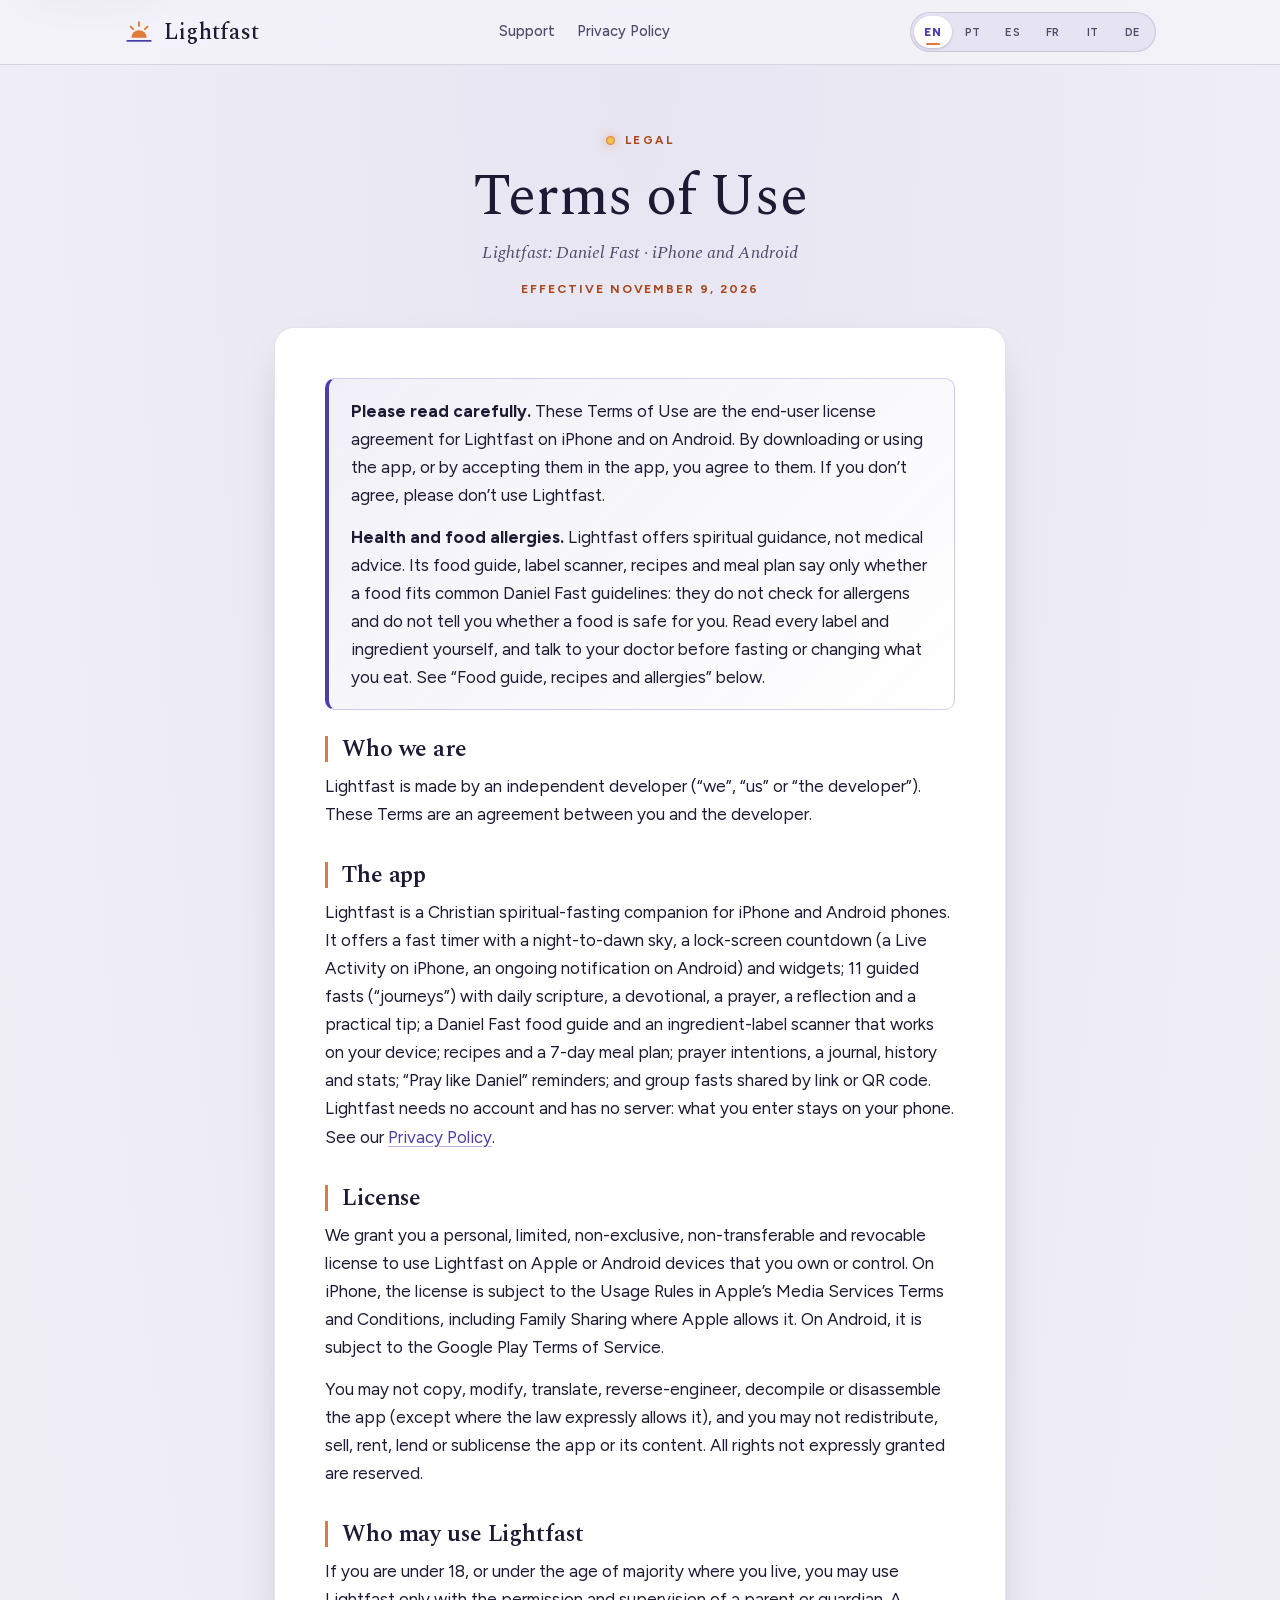
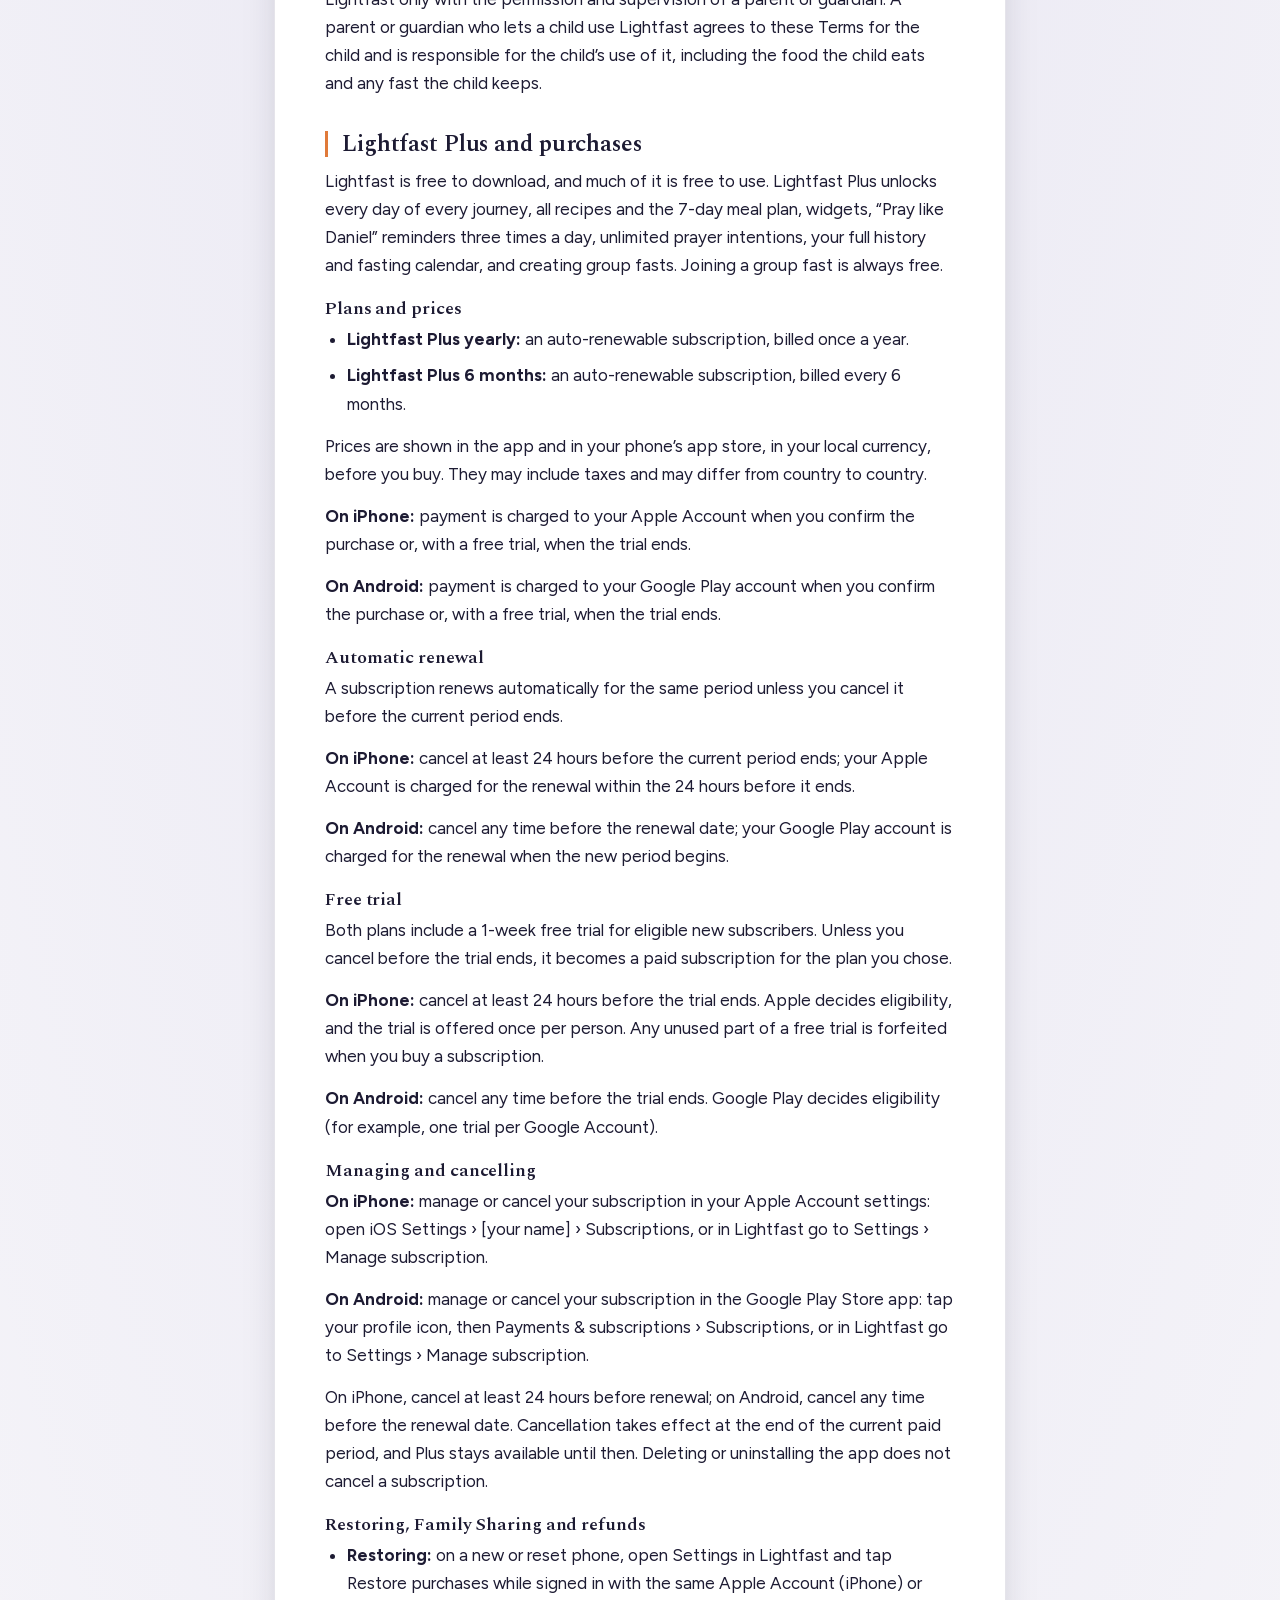
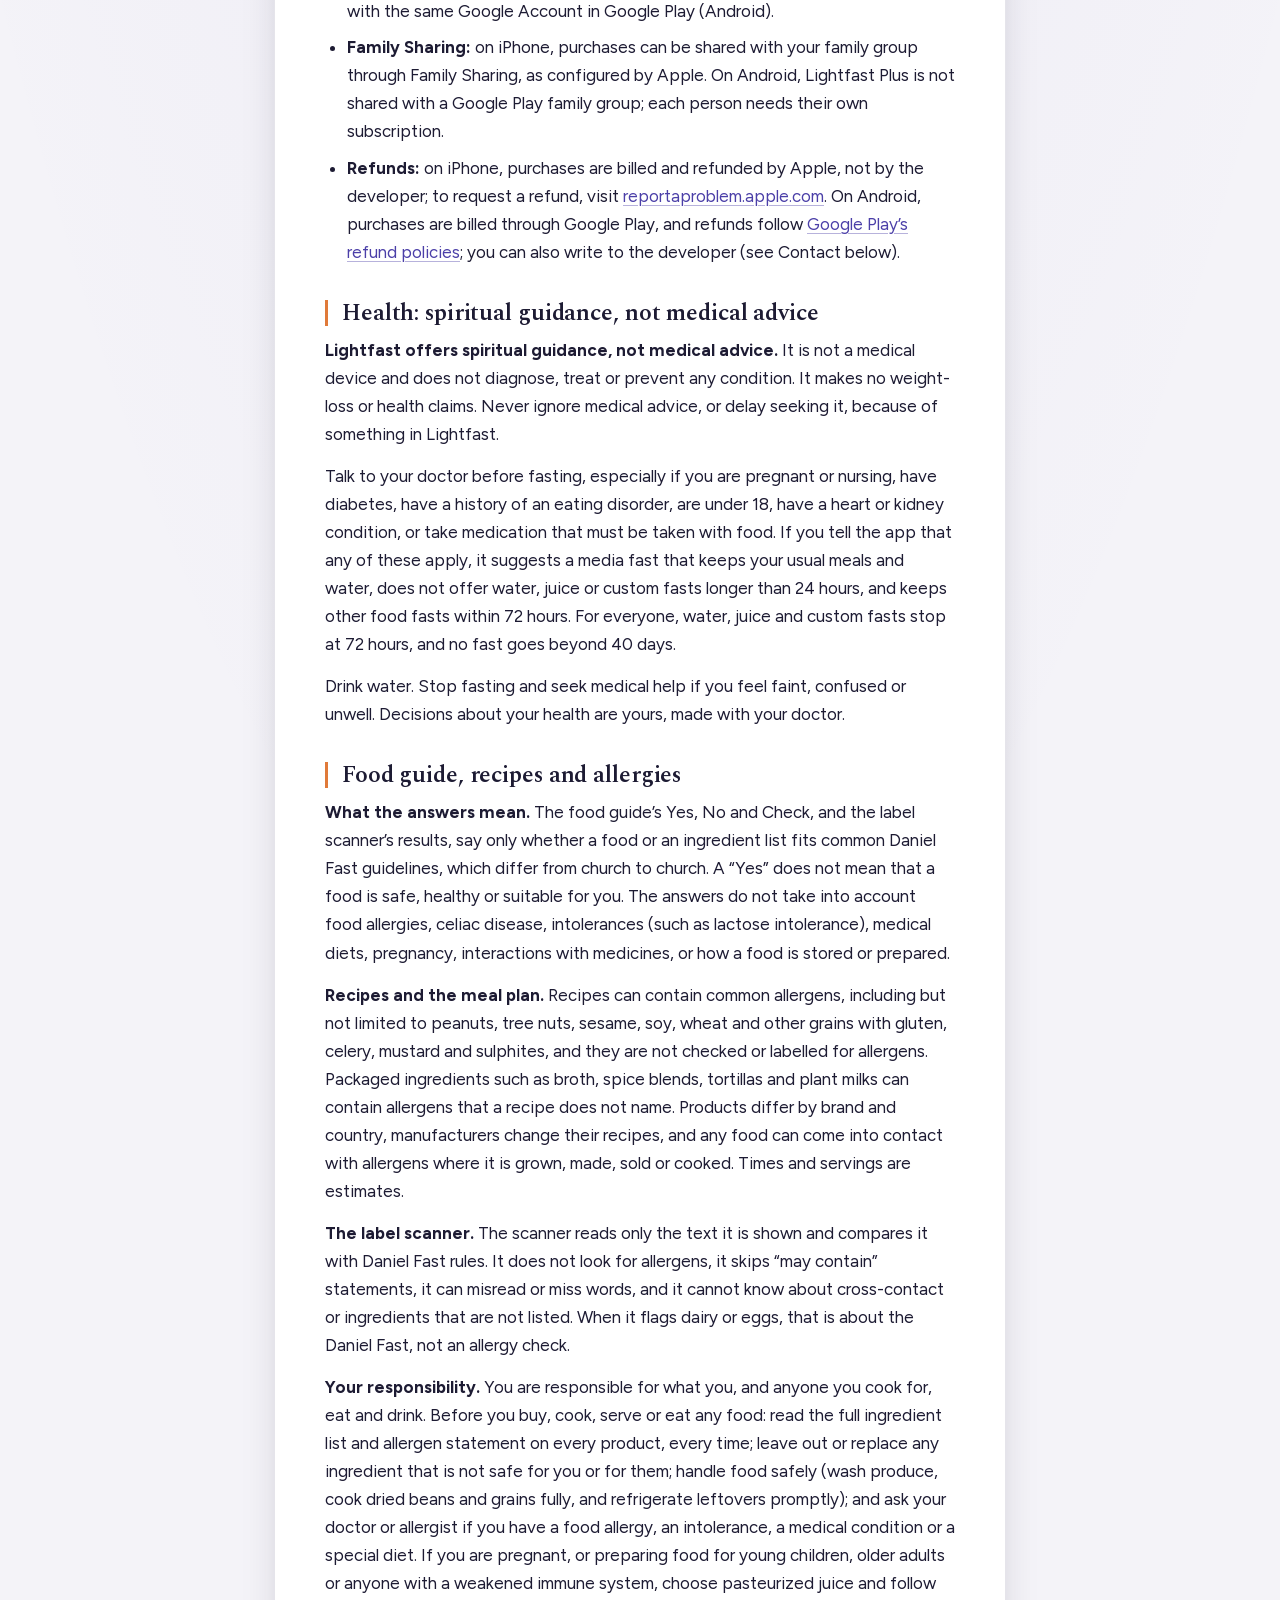
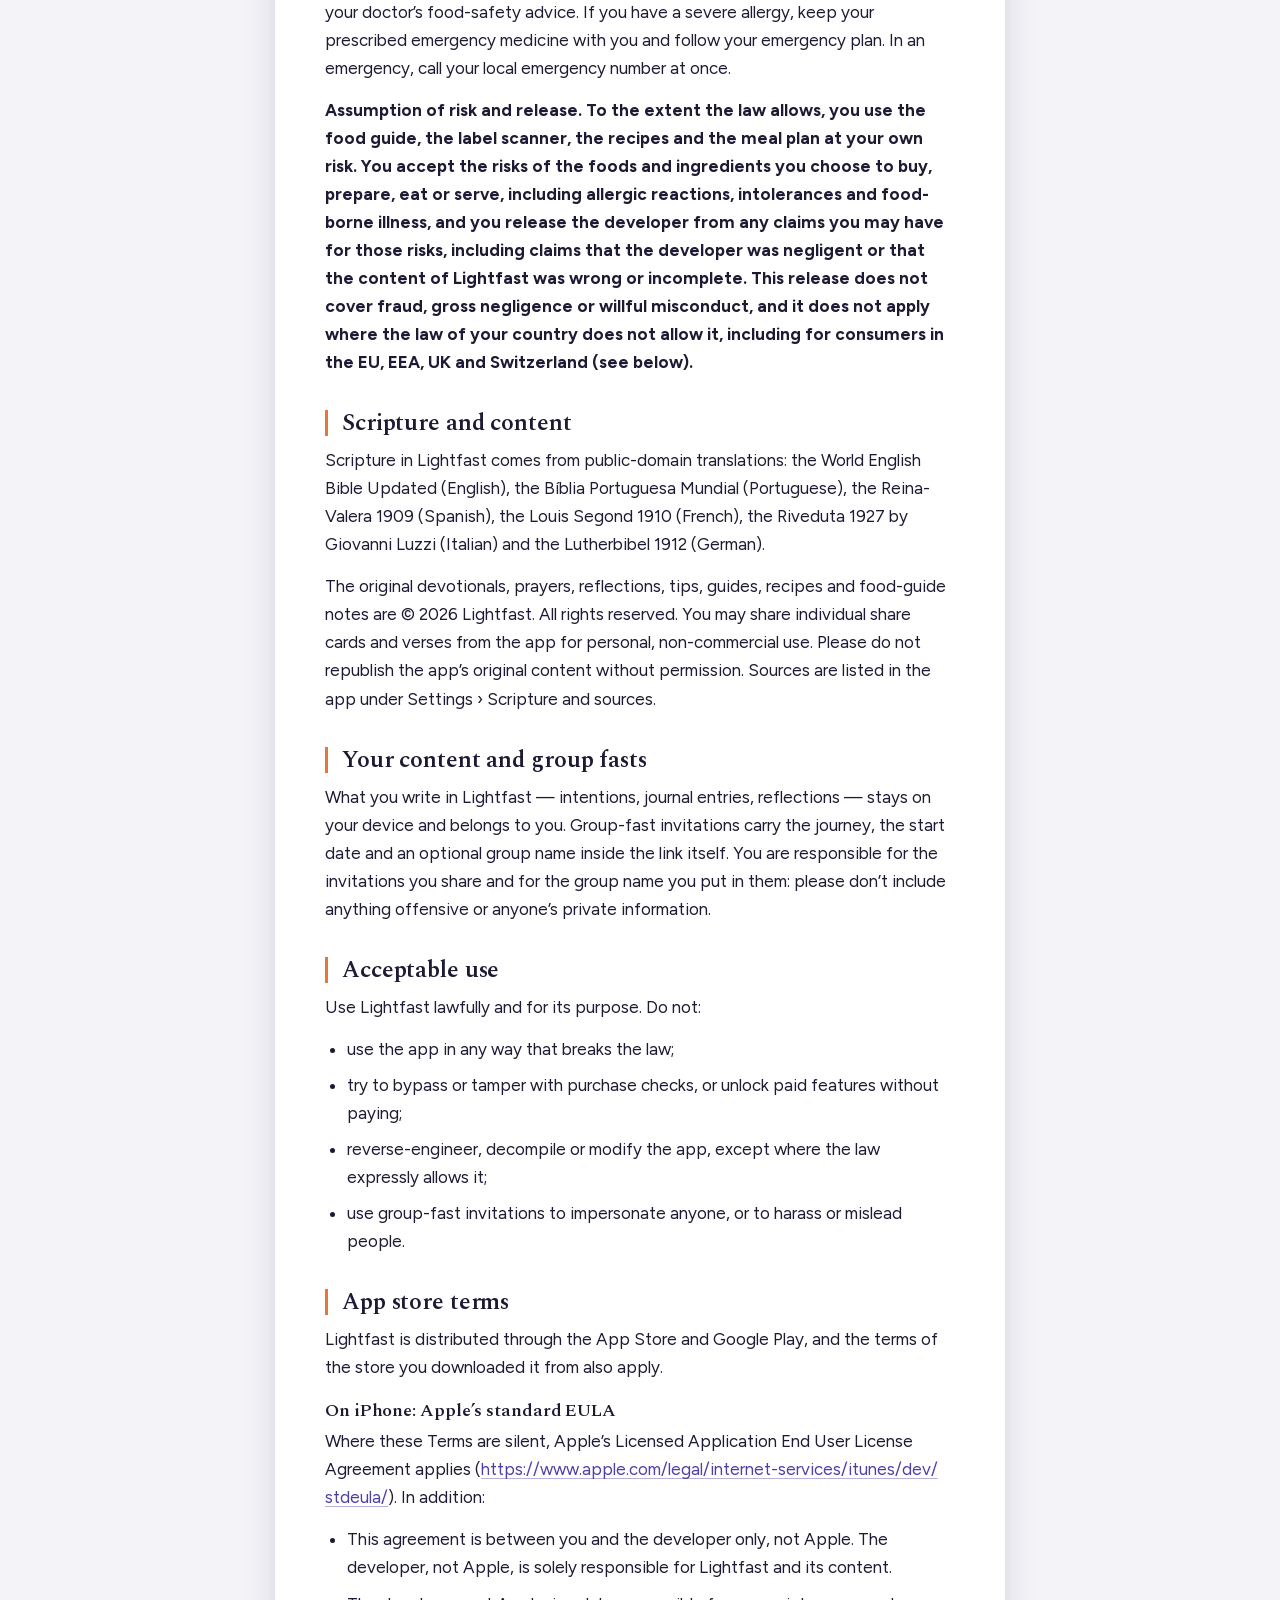
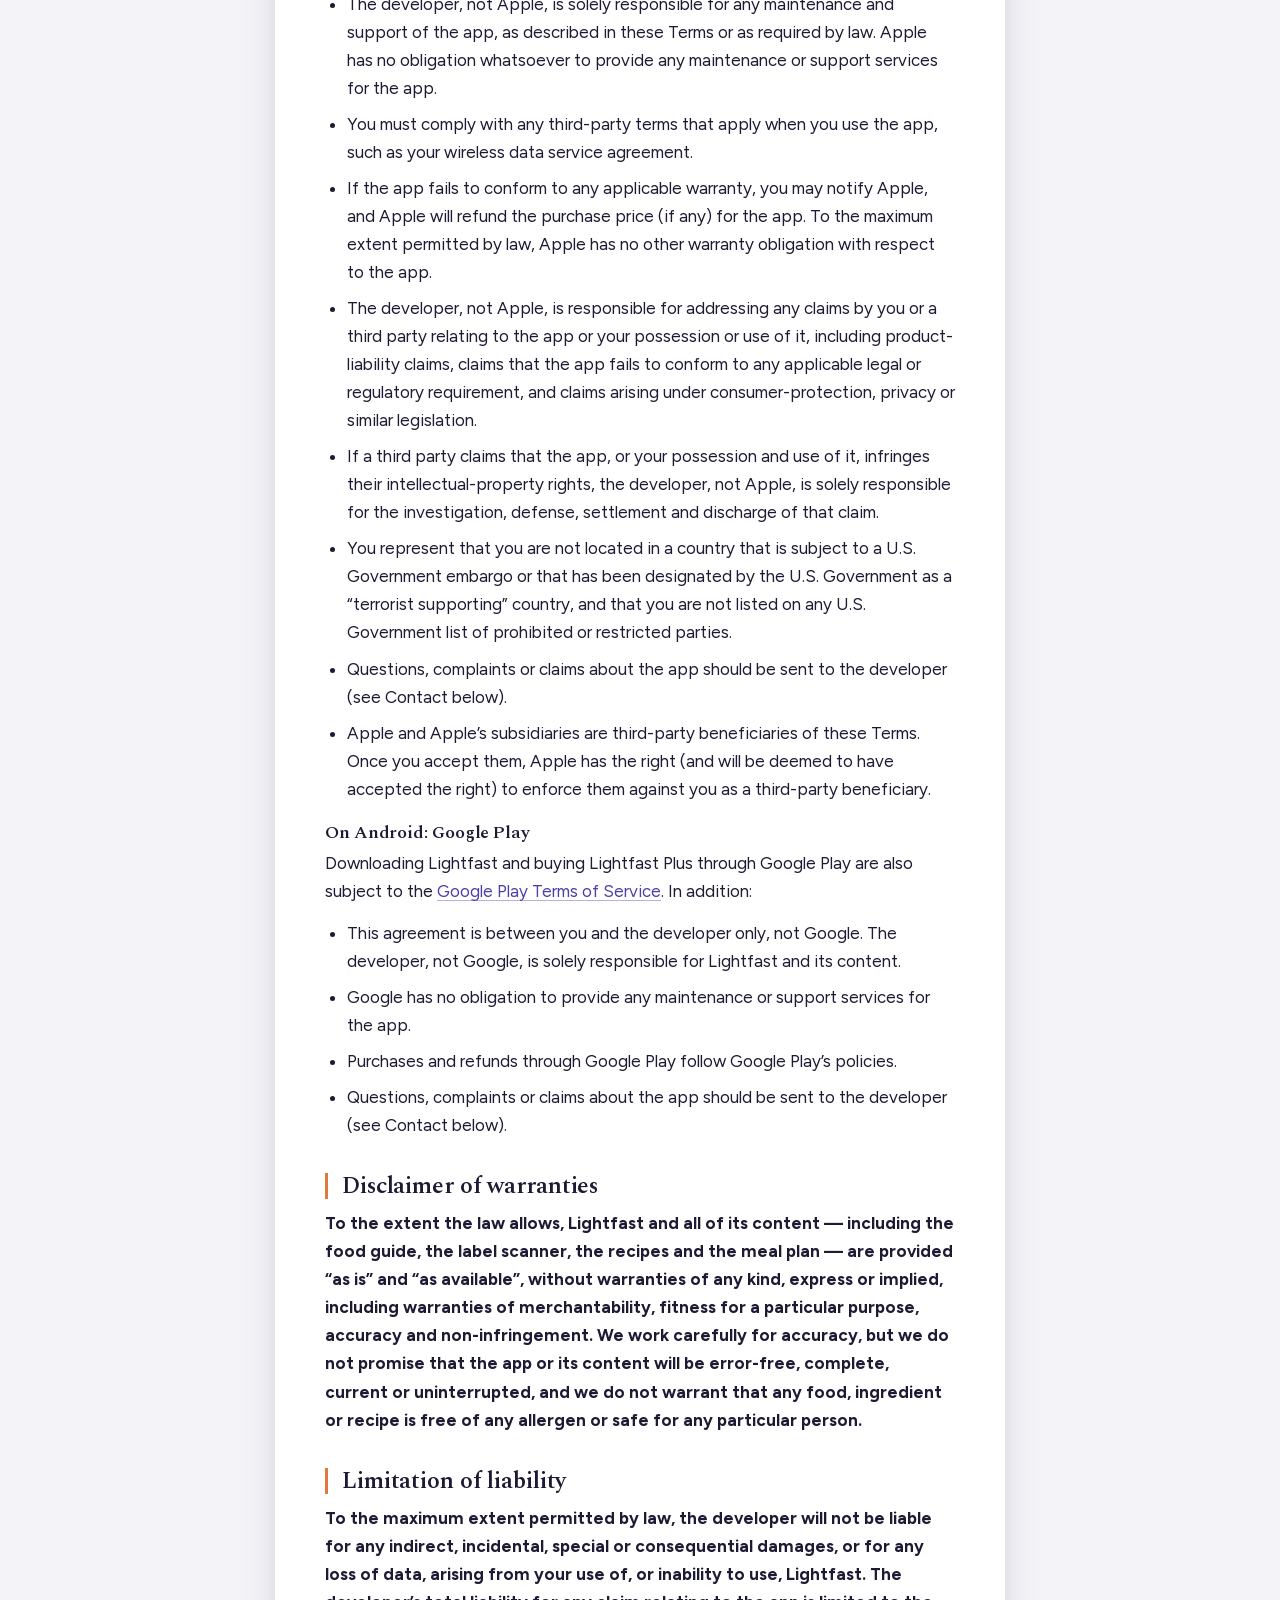
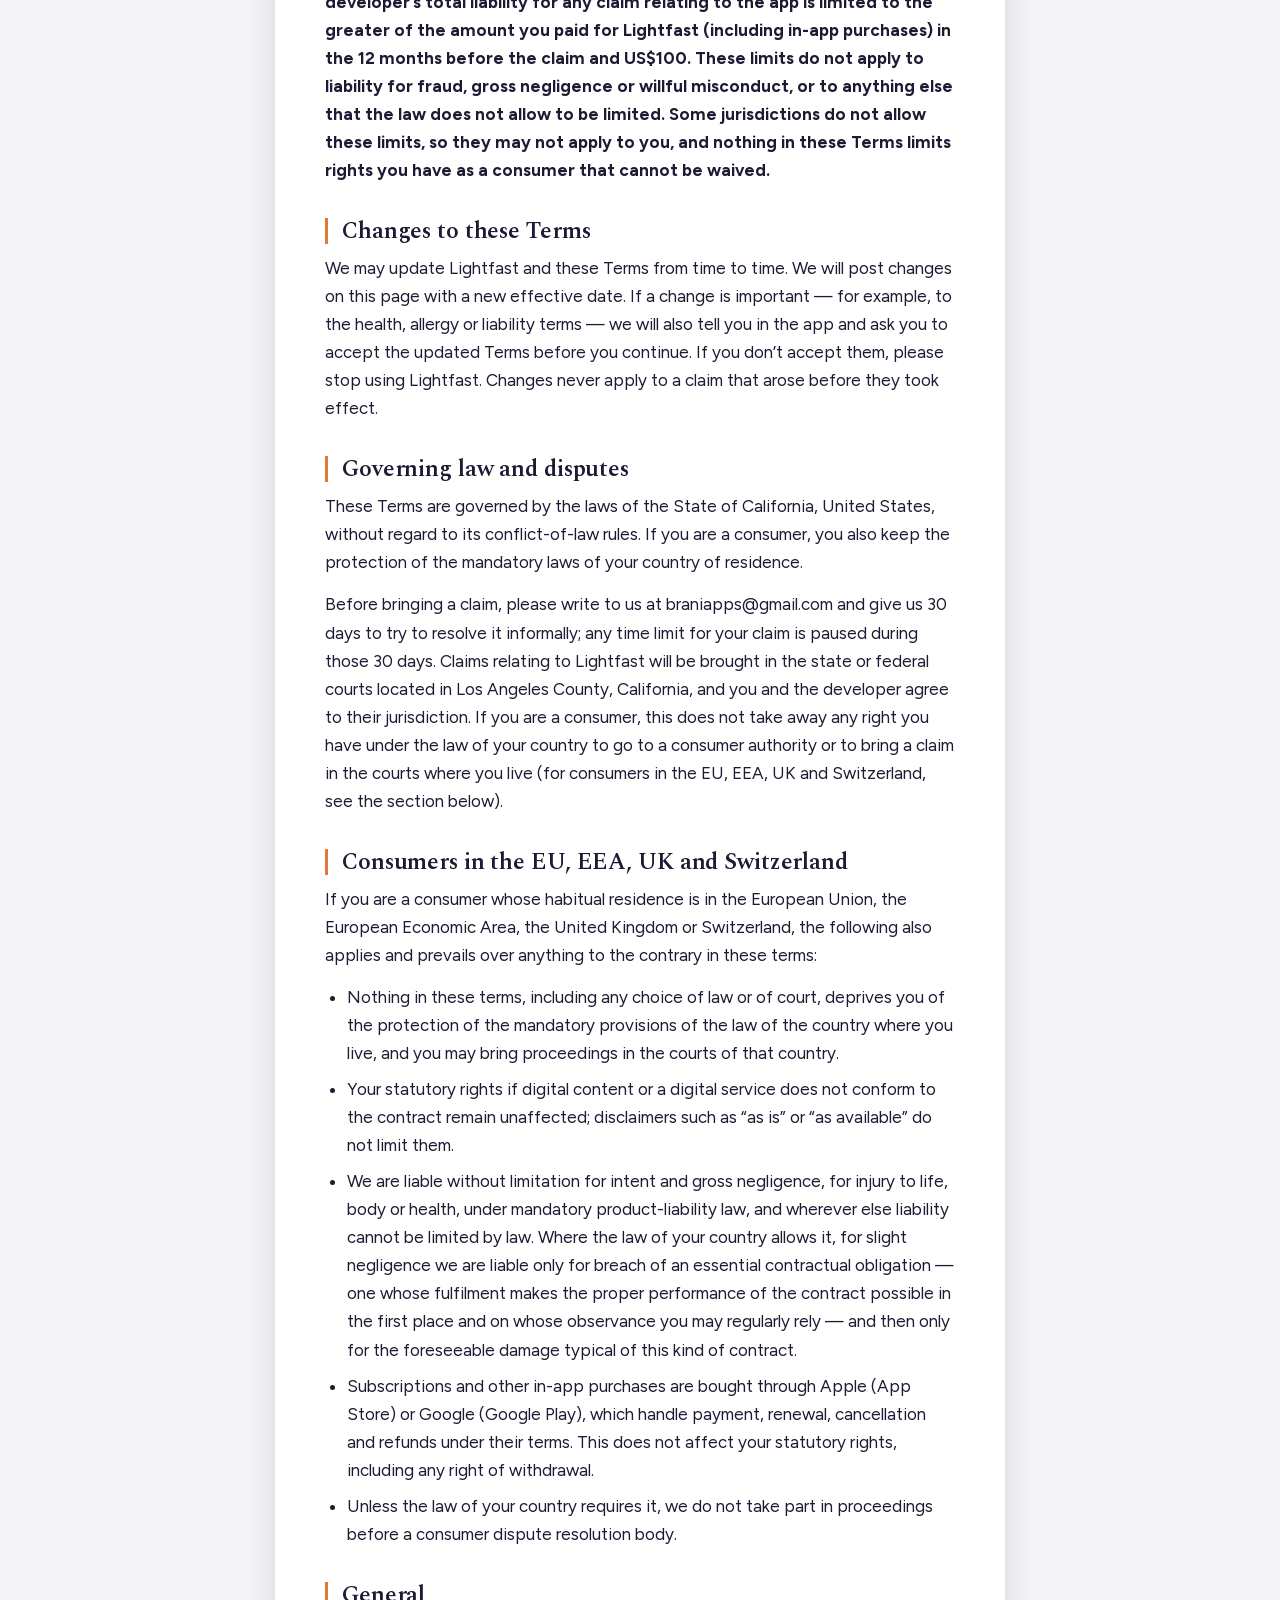
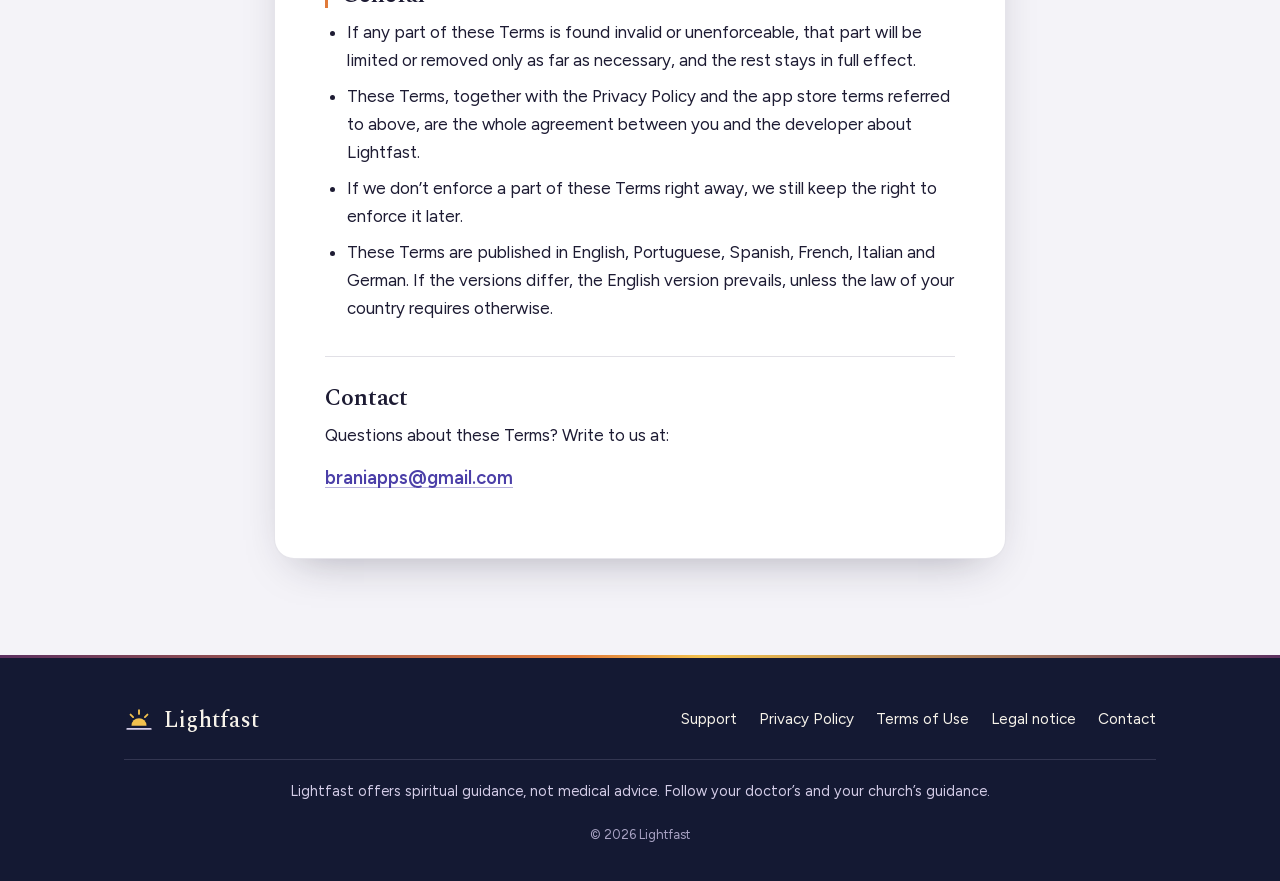
<file: terms-android.html>
<!DOCTYPE html>
<html lang="en">
<head>
  <meta charset="UTF-8">
  <meta name="viewport" content="width=device-width, initial-scale=1.0">
  <title>Terms of Use — Lightfast</title>
  <meta name="robots" content="noindex">
  <link rel="canonical" href="https://branicio.github.io/lightfast-support/terms.html">
  <!-- One set of terms now covers Lightfast on iPhone and on Android. This address is
       kept because the Android app and the Play listing used it: it forwards to
       terms.html, keeping the language fragment (#portugues, #espanol, #francais, #italiano, #deutsch). -->
  <script>location.replace("terms.html" + location.hash);</script>
  <meta http-equiv="refresh" content="0; url=terms.html">
  <meta name="theme-color" content="#141933">
  <link rel="icon" href="app-icon.png">
  <link rel="stylesheet" href="styles.css">
</head>
<body>
  <main class="wrap narrow">
    <div class="legal-hero">
      <p><a href="terms.html">Terms of Use</a> · <a href="terms.html#portugues" lang="pt-BR">Termos de uso</a> · <a href="terms.html#espanol" lang="es">Términos de uso</a> · <a href="terms.html#francais" lang="fr">Conditions d’utilisation</a> · <a href="terms.html#italiano" lang="it">Condizioni d’uso</a> · <a href="terms.html#deutsch" lang="de">Nutzungsbedingungen</a></p>
    </div>
  </main>
</body>
</html>
</file>
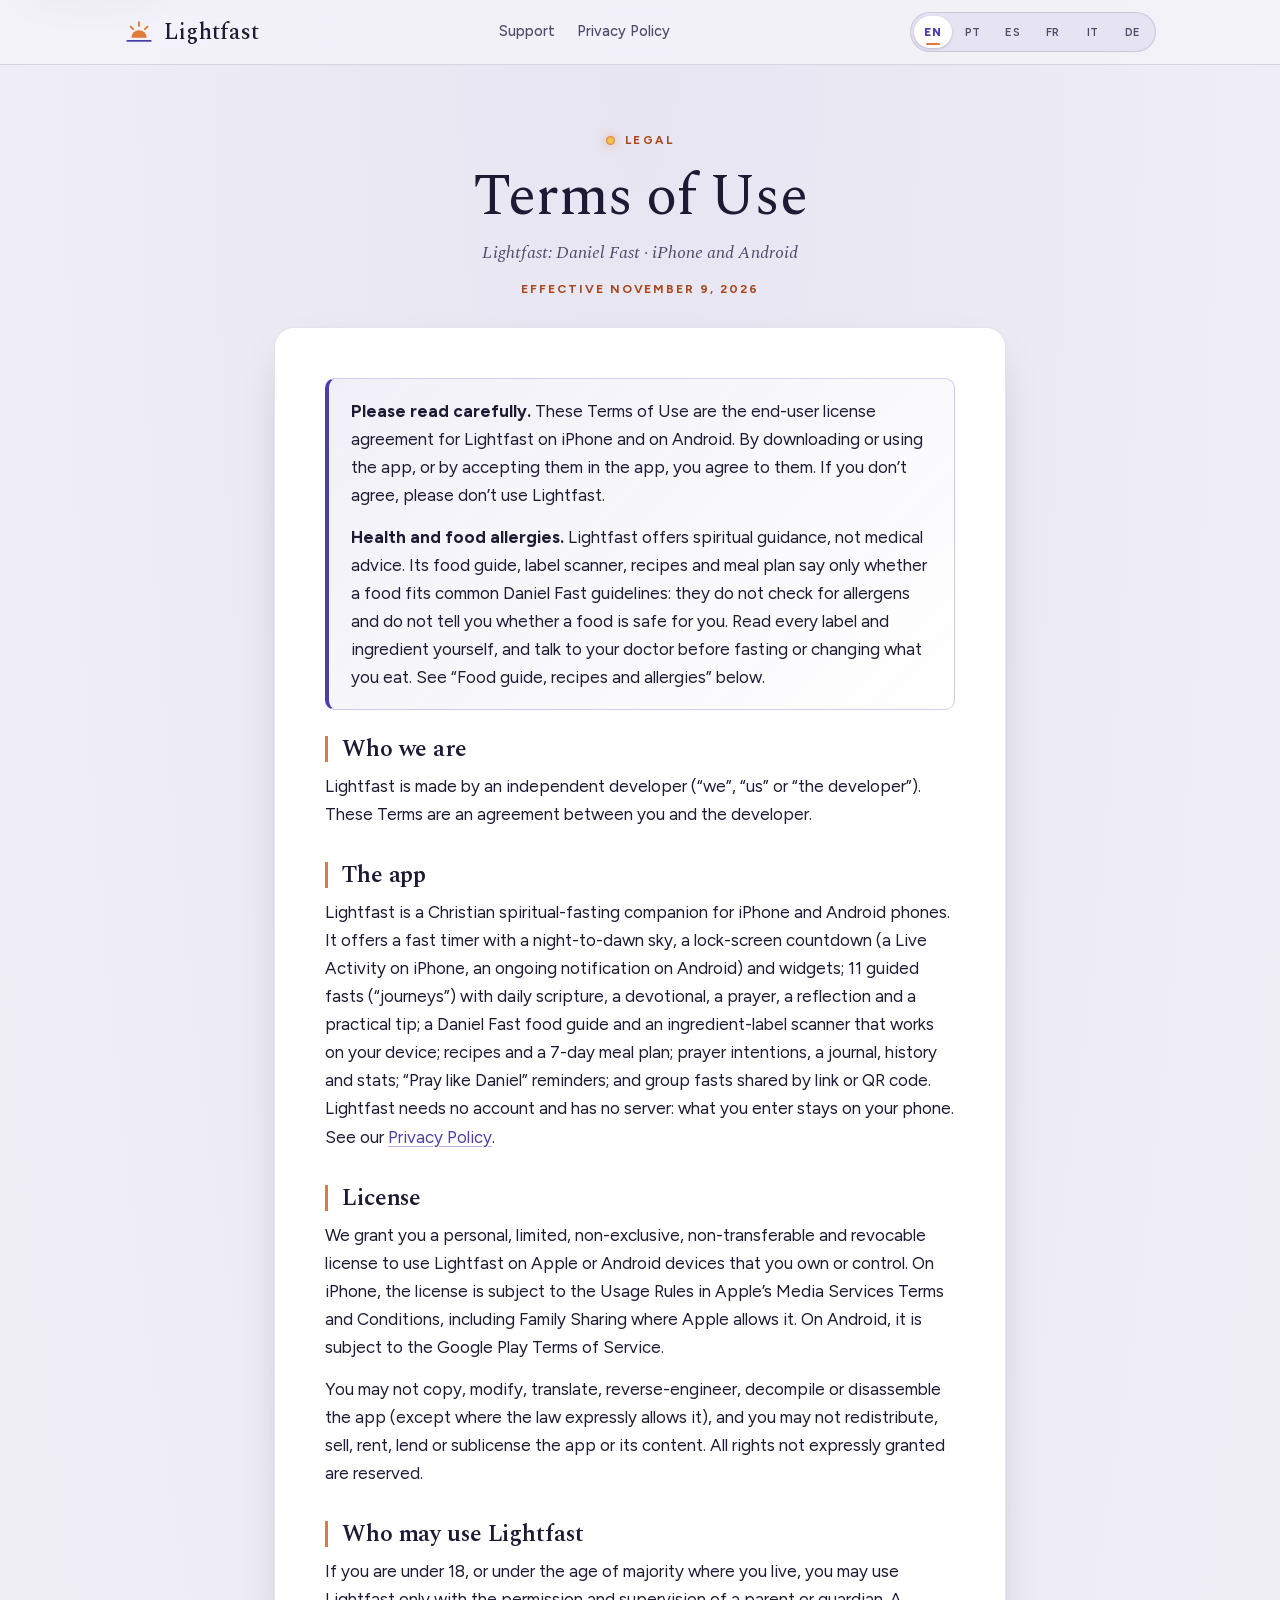
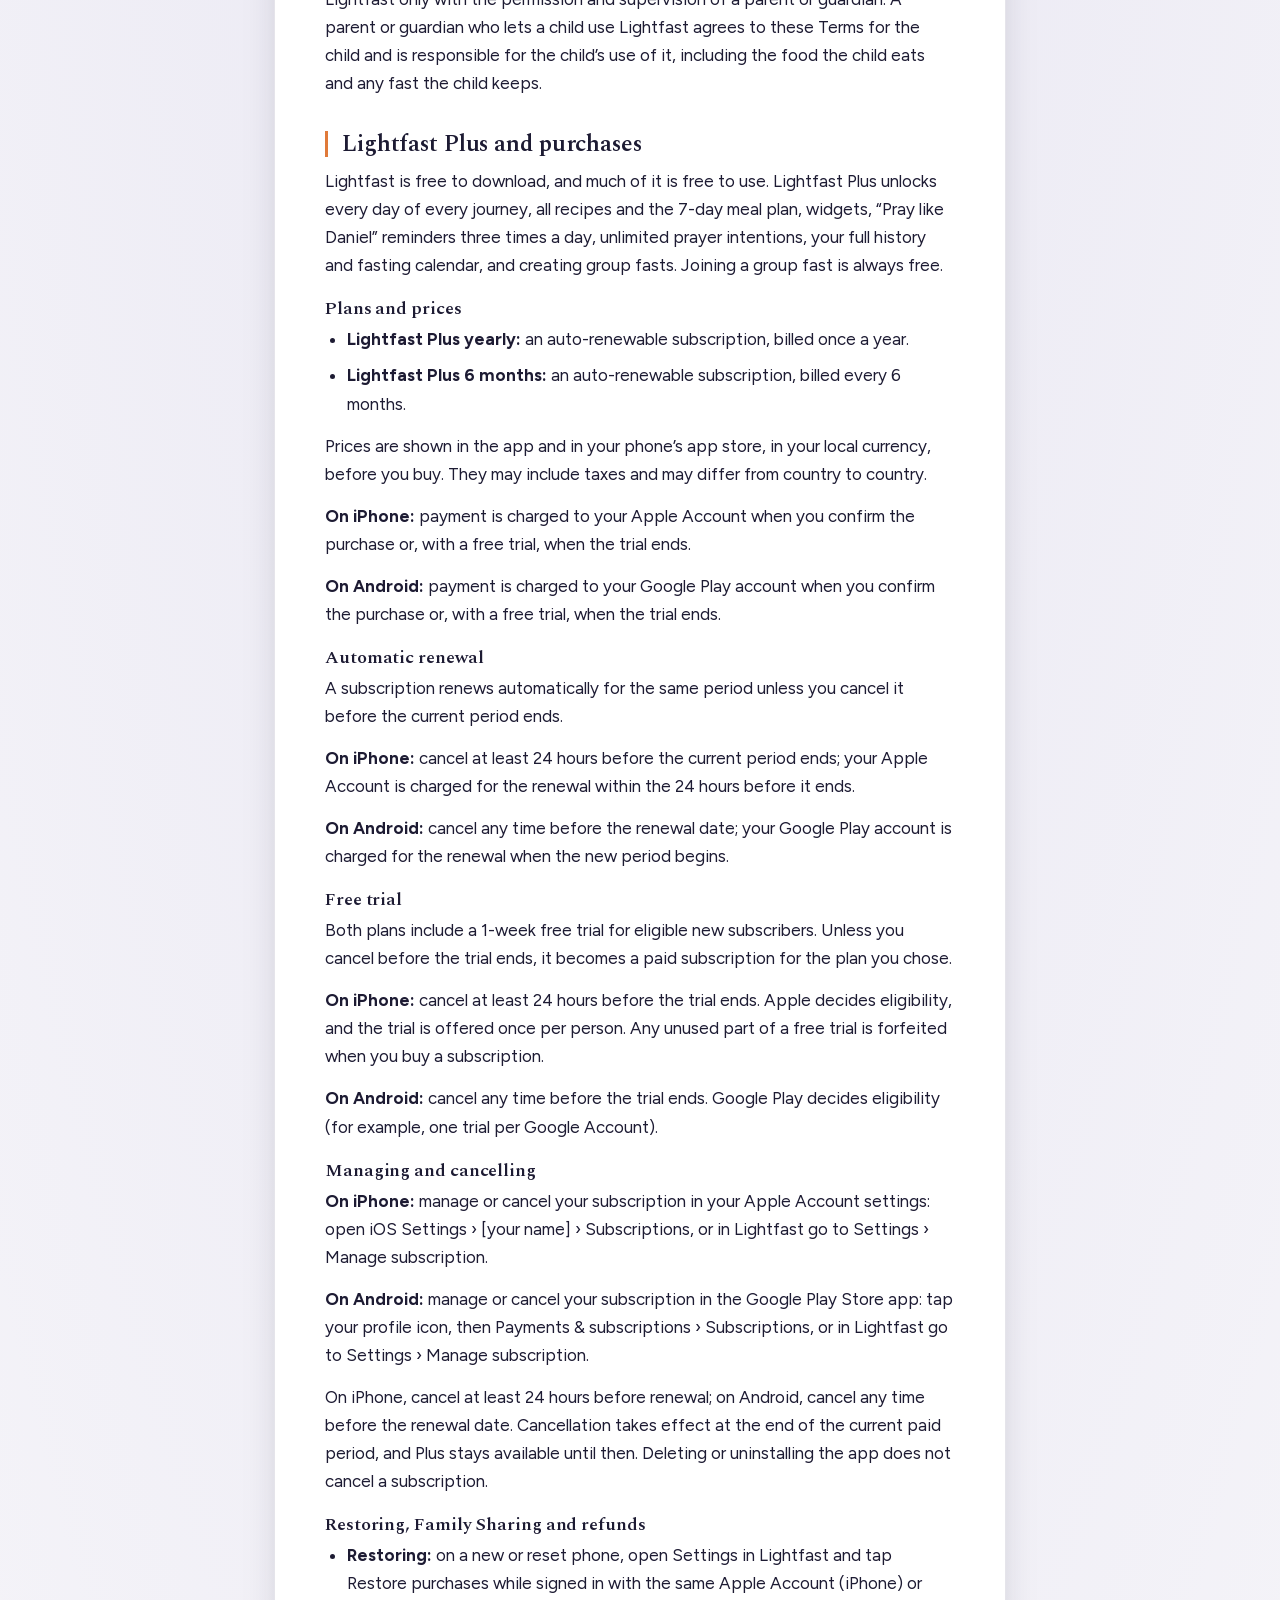
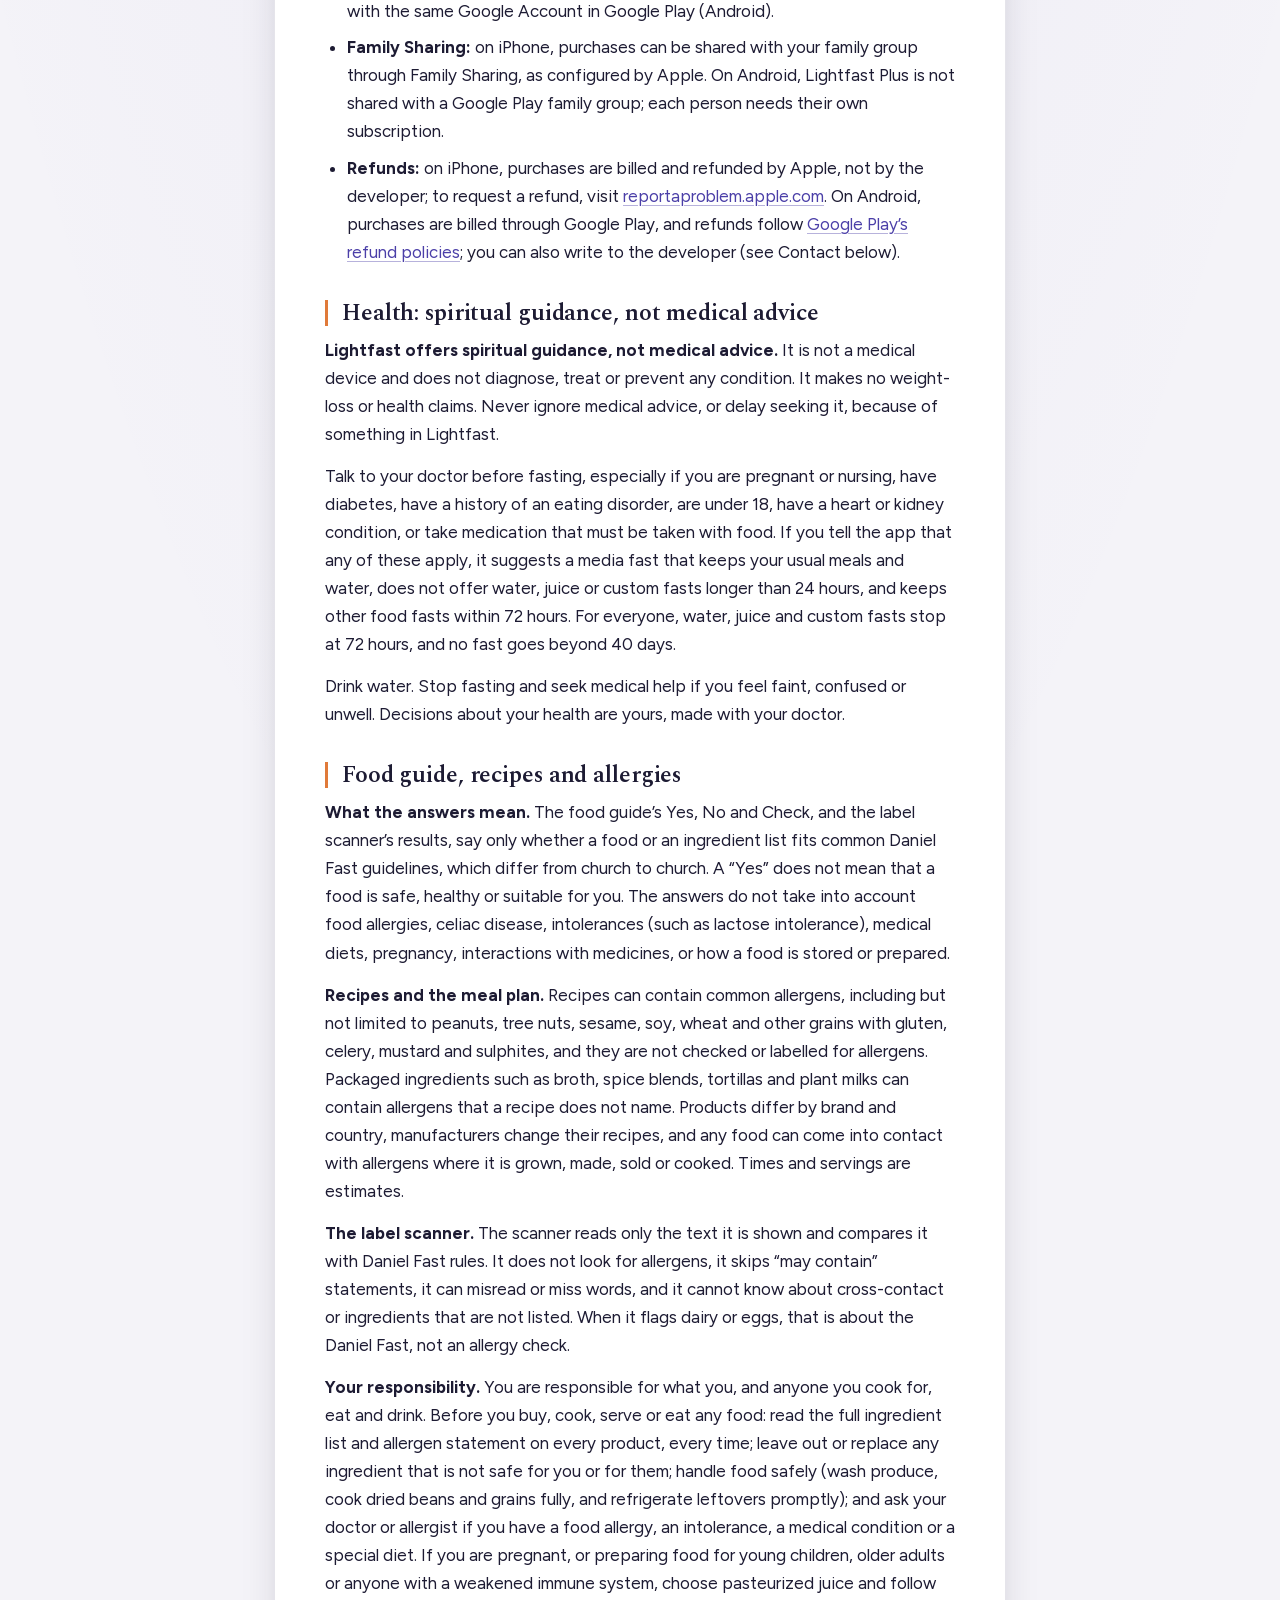
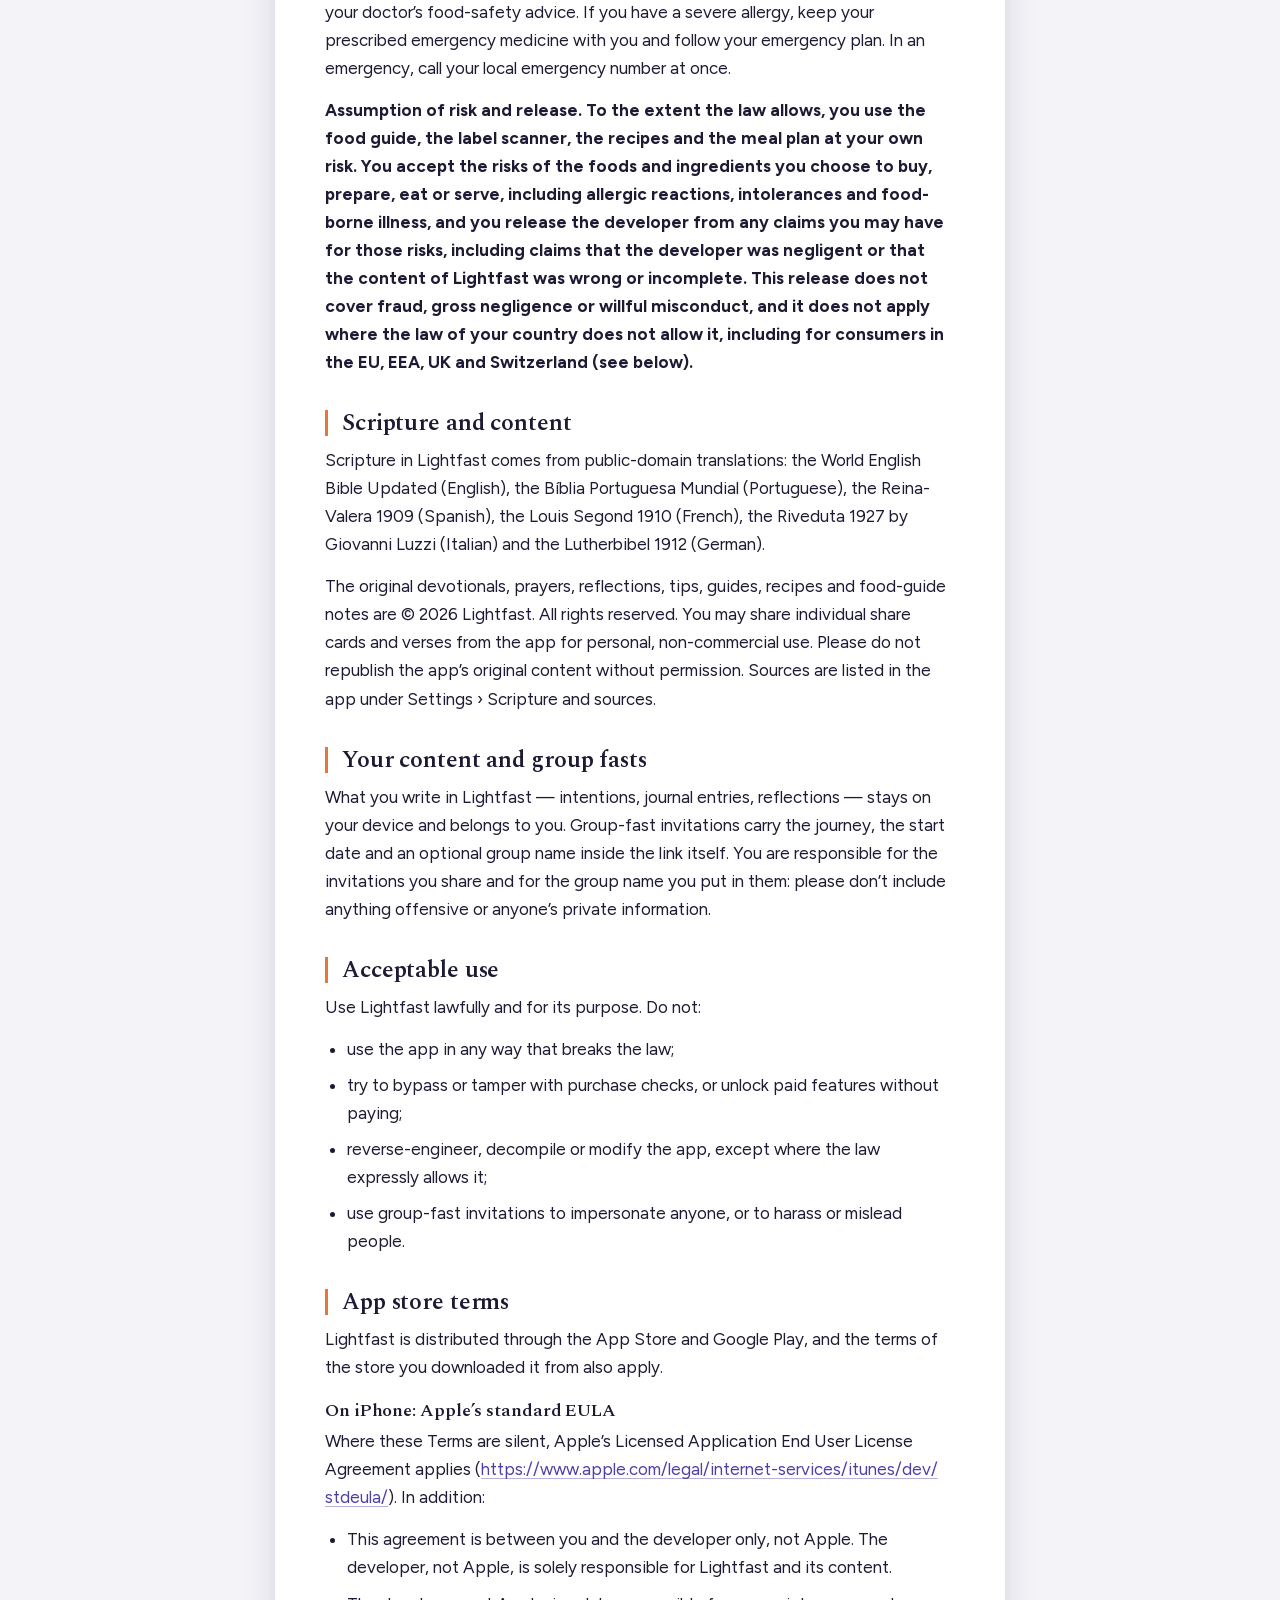
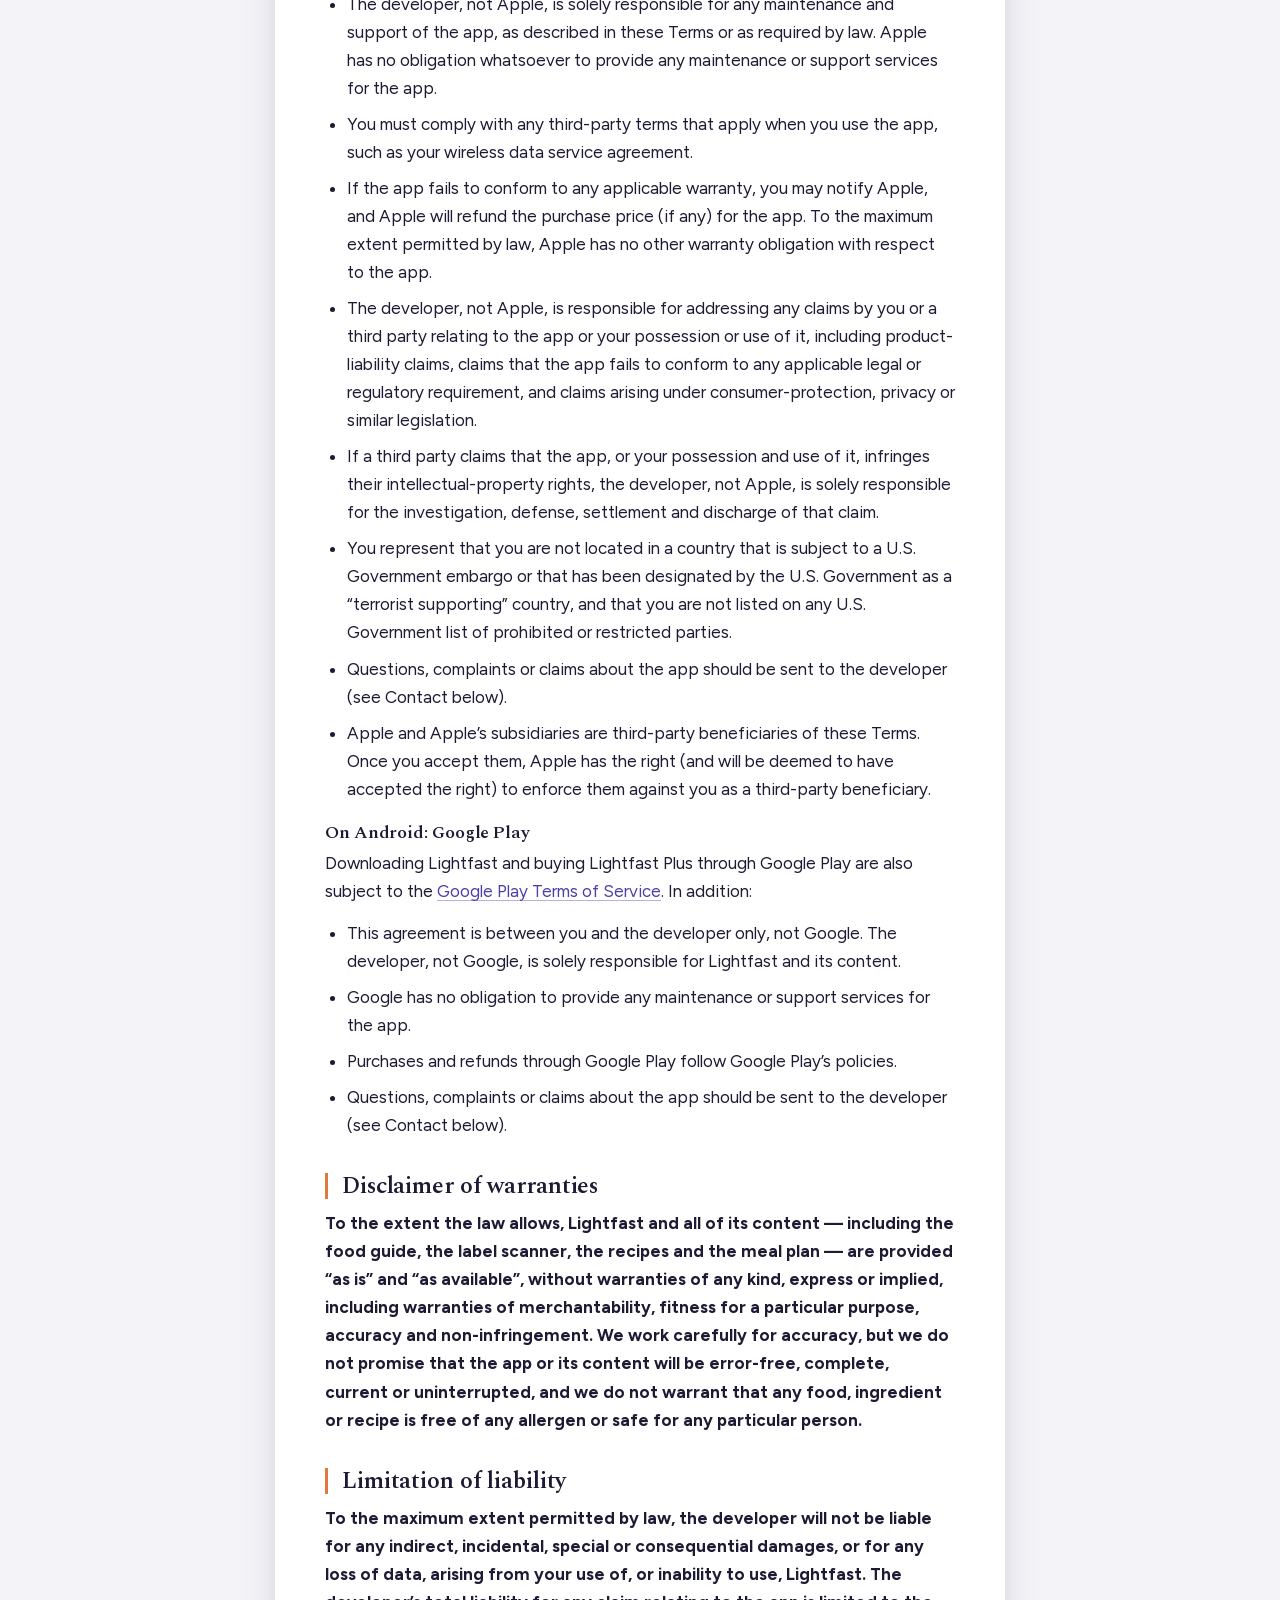
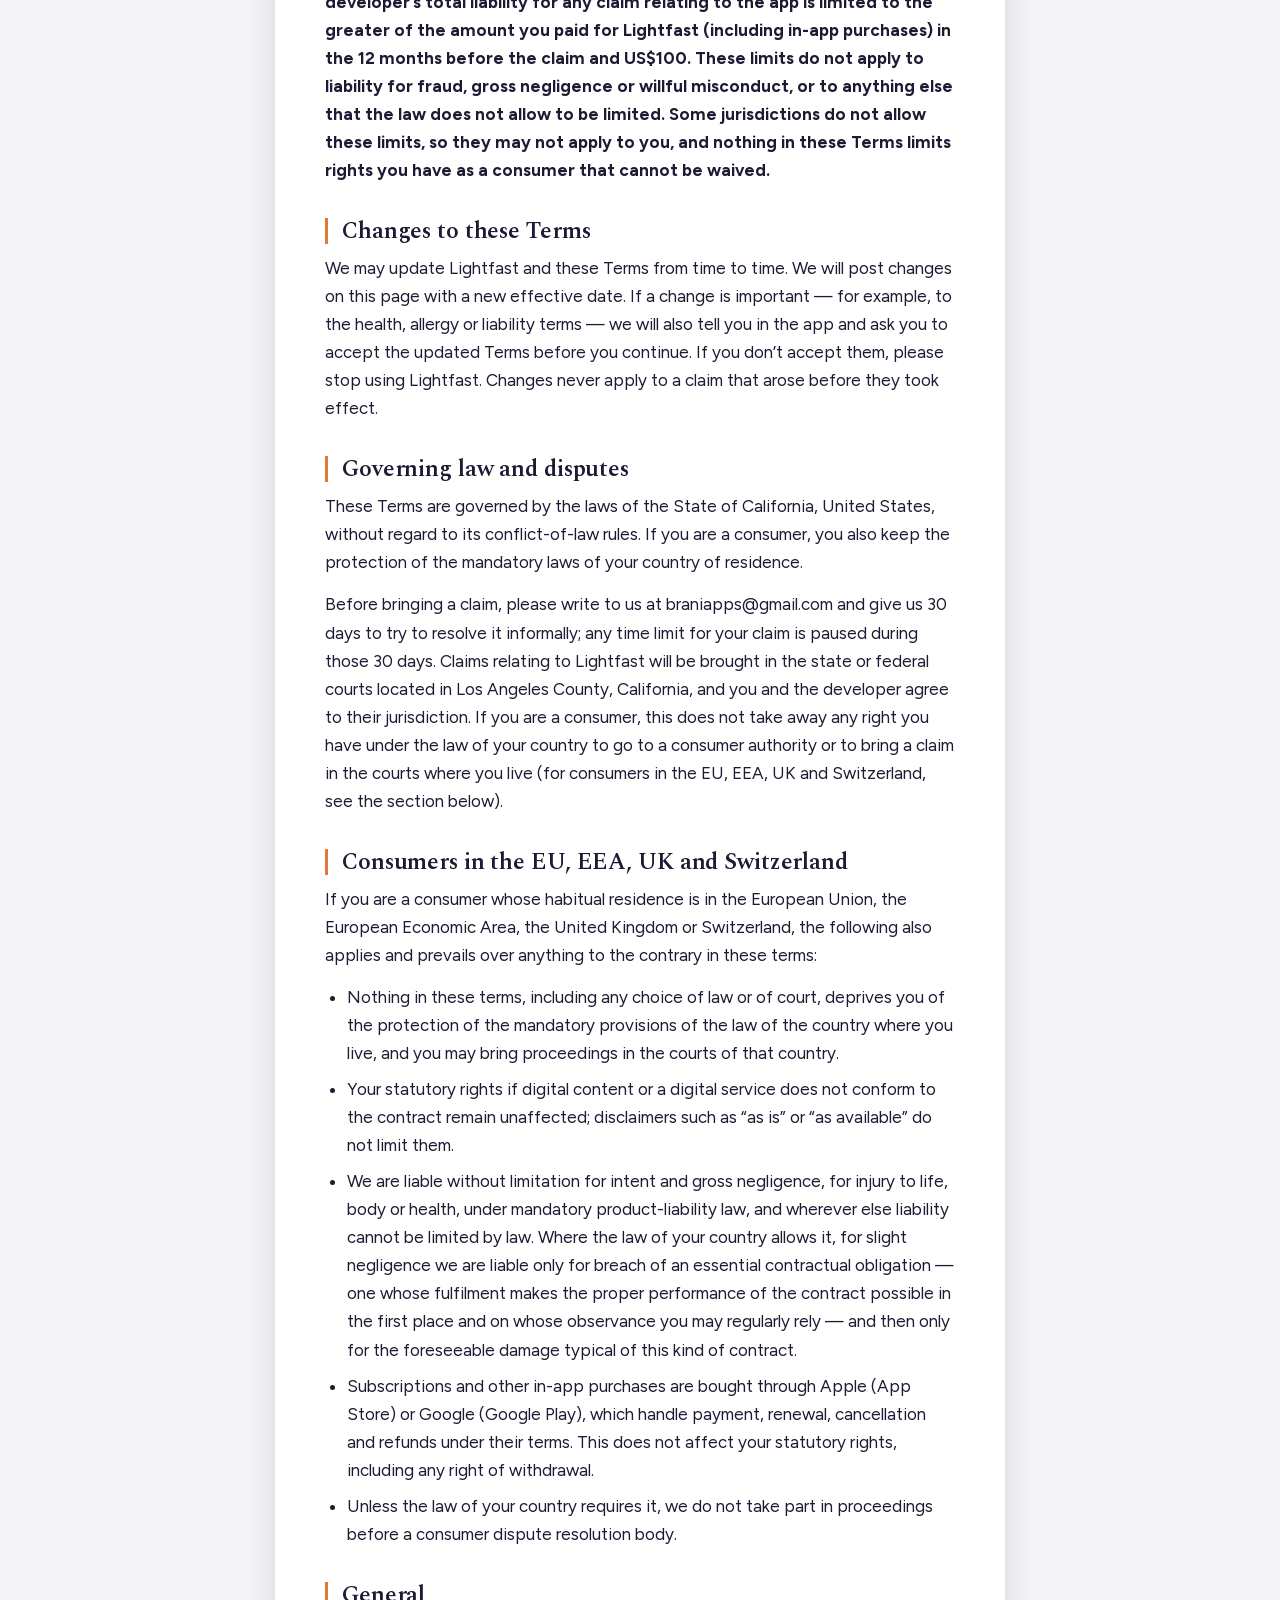
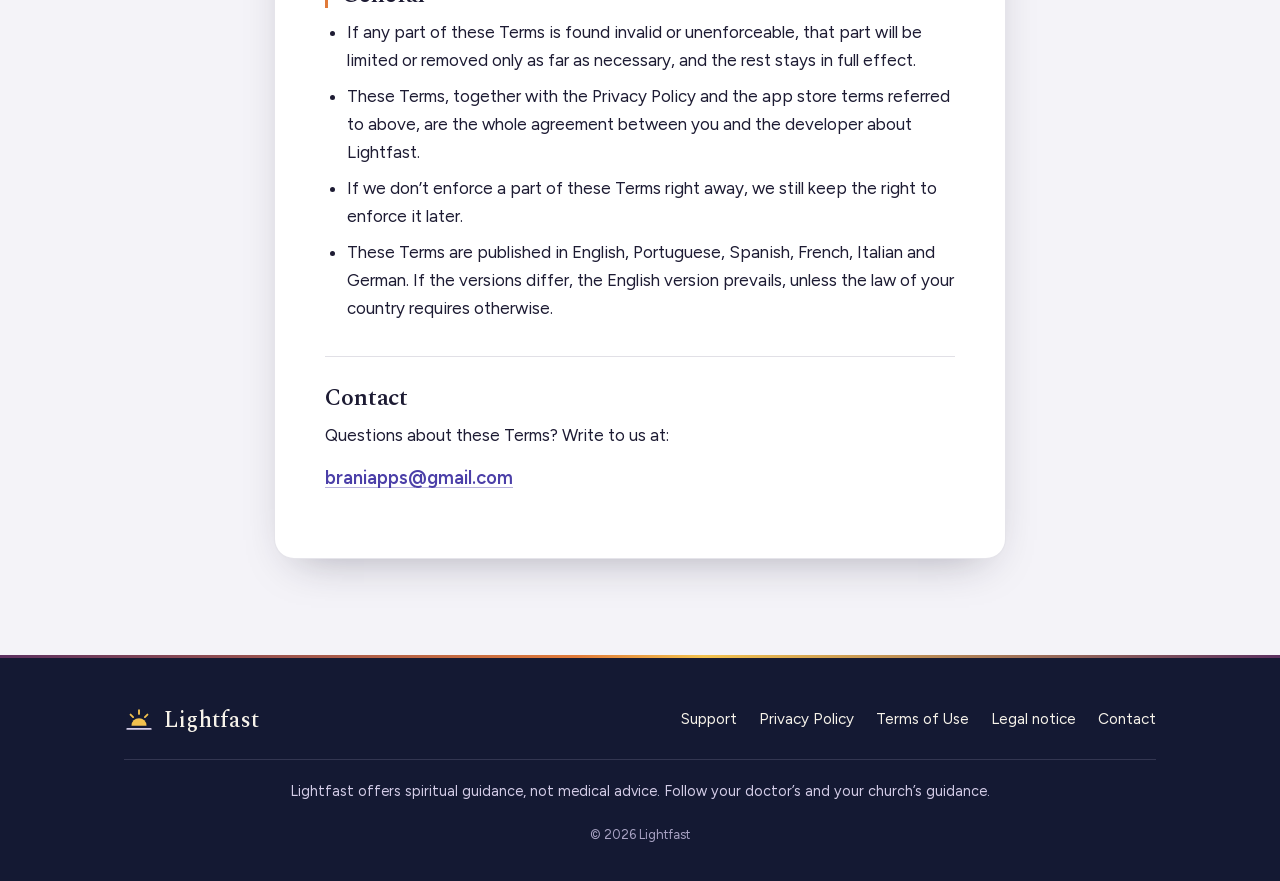
<file: terms.html>
<!DOCTYPE html>
<html lang="en">
<head>
  <meta charset="UTF-8">
  <meta name="viewport" content="width=device-width, initial-scale=1.0">
  <title data-i18n-en="Terms of Use — Lightfast" data-i18n-pt="Termos de uso — Lightfast" data-i18n-es="Términos de uso — Lightfast" data-i18n-fr="Conditions d’utilisation — Lightfast" data-i18n-it="Condizioni d’uso — Lightfast" data-i18n-de="Nutzungsbedingungen – Lightfast">Terms of Use — Lightfast</title>
  <meta name="description" content="Terms of Use and end-user license agreement for Lightfast, the Christian fasting and prayer app for iPhone and Android. Termos de uso. Términos de uso. Conditions d’utilisation. Condizioni d’uso. Nutzungsbedingungen.">
  <meta name="theme-color" content="#141933">
  <link rel="icon" href="app-icon.png">
  <link rel="apple-touch-icon" href="app-icon.png">
  <link rel="stylesheet" href="fonts/fonts.css">
  <link rel="stylesheet" href="styles.css">
  <script src="site.js" defer></script>
</head>
<body>
  <a class="skip" href="#main" data-i18n-en="Skip to content" data-i18n-pt="Pular para o conteúdo" data-i18n-es="Saltar al contenido" data-i18n-fr="Aller au contenu" data-i18n-it="Vai al contenuto" data-i18n-de="Zum Inhalt springen">Skip to content</a>
  <header class="nav">
    <div class="wrap">
      <a class="brand" href="index.html">
        <svg class="mark" width="30" height="30" viewBox="0 0 32 32" aria-hidden="true" focusable="false"><path class="sun" d="M8 22a8 8 0 0 1 16 0z"/><path class="rays" d="M16 5.5v4M7 10.2l2.7 2.7M25 10.2l-2.7 2.7" fill="none" stroke-width="2" stroke-linecap="round"/><path class="line" d="M3.5 25.5h25" fill="none" stroke-width="2" stroke-linecap="round"/></svg>
        Lightfast
      </a>
      <nav class="nav-links" aria-label="Site" data-i18n-aria-en="Site" data-i18n-aria-pt="Site" data-i18n-aria-es="Sitio" data-i18n-aria-fr="Site" data-i18n-aria-it="Sito" data-i18n-aria-de="Website">
        <a href="index.html" data-i18n-en="Support" data-i18n-pt="Suporte" data-i18n-es="Soporte" data-i18n-fr="Assistance" data-i18n-it="Assistenza" data-i18n-de="Support">Support</a>
        <a href="privacy.html" data-i18n-en="Privacy Policy" data-i18n-pt="Política de privacidade" data-i18n-es="Política de privacidad" data-i18n-fr="Politique de confidentialité" data-i18n-it="Informativa sulla privacy" data-i18n-de="Datenschutzerklärung">Privacy Policy</a>
      </nav>
      <div class="nav-right">
        <div class="langtabs" role="tablist" aria-label="Language" data-i18n-aria-en="Language" data-i18n-aria-pt="Idioma" data-i18n-aria-es="Idioma" data-i18n-aria-fr="Langue" data-i18n-aria-it="Lingua" data-i18n-aria-de="Sprache">
          <button type="button" role="tab" data-lang-target="en" lang="en" aria-label="English">EN</button>
          <button type="button" role="tab" data-lang-target="pt" lang="pt-BR" aria-label="Português (Brasil)">PT</button>
          <button type="button" role="tab" data-lang-target="es" lang="es" aria-label="Español">ES</button>
          <button type="button" role="tab" data-lang-target="fr" lang="fr" aria-label="Français">FR</button>
          <button type="button" role="tab" data-lang-target="it" lang="it" aria-label="Italiano">IT</button>
          <button type="button" role="tab" data-lang-target="de" lang="de" aria-label="Deutsch">DE</button>
        </div>
      </div>
    </div>
  </header>

  <main id="main" class="wrap narrow" tabindex="-1">
    <!-- One set of terms for both apps. Store-specific clauses come in pairs, iPhone
         first: purchases, renewal, trial, cancelling, restoring, refunds, store terms. -->

    <!-- ============================================================ EN -->
    <div data-lang="en" lang="en">
      <div class="legal-hero">
        <span class="kicker">Legal</span>
        <h1>Terms of Use</h1>
        <p class="app">Lightfast: Daniel Fast · iPhone and Android</p>
        <p class="date">Effective November 9, 2026</p>
      </div>

      <div class="legal">
        <div class="card">
          <div class="highlight">
            <p><strong>Please read carefully.</strong> These Terms of Use are the end-user license agreement for Lightfast on iPhone and on Android. By downloading or using the app, or by accepting them in the app, you agree to them. If you don’t agree, please don’t use Lightfast.</p>
            <p><strong>Health and food allergies.</strong> Lightfast offers spiritual guidance, not medical advice. Its food guide, label scanner, recipes and meal plan say only whether a food fits common Daniel Fast guidelines: they do not check for allergens and do not tell you whether a food is safe for you. Read every label and ingredient yourself, and talk to your doctor before fasting or changing what you eat. See “Food guide, recipes and allergies” below.</p>
          </div>

          <h2>Who we are</h2>
          <p>Lightfast is made by an independent developer (“we”, “us” or “the developer”). These Terms are an agreement between you and the developer.</p>

          <h2>The app</h2>
          <p>Lightfast is a Christian spiritual-fasting companion for iPhone and Android phones. It offers a fast timer with a night-to-dawn sky, a lock-screen countdown (a Live Activity on iPhone, an ongoing notification on Android) and widgets; 11 guided fasts (“journeys”) with daily scripture, a devotional, a prayer, a reflection and a practical tip; a Daniel Fast food guide and an ingredient-label scanner that works on your device; recipes and a 7-day meal plan; prayer intentions, a journal, history and stats; “Pray like Daniel” reminders; and group fasts shared by link or QR code. Lightfast needs no account and has no server: what you enter stays on your phone. See our <a href="privacy.html">Privacy Policy</a>.</p>

          <h2>License</h2>
          <p>We grant you a personal, limited, non-exclusive, non-transferable and revocable license to use Lightfast on Apple or Android devices that you own or control. On iPhone, the license is subject to the Usage Rules in Apple’s Media Services Terms and Conditions, including Family Sharing where Apple allows it. On Android, it is subject to the Google Play Terms of Service.</p>
          <p>You may not copy, modify, translate, reverse-engineer, decompile or disassemble the app (except where the law expressly allows it), and you may not redistribute, sell, rent, lend or sublicense the app or its content. All rights not expressly granted are reserved.</p>

          <h2>Who may use Lightfast</h2>
          <p>If you are under 18, or under the age of majority where you live, you may use Lightfast only with the permission and supervision of a parent or guardian. A parent or guardian who lets a child use Lightfast agrees to these Terms for the child and is responsible for the child’s use of it, including the food the child eats and any fast the child keeps.</p>

          <h2>Lightfast Plus and purchases</h2>
          <p>Lightfast is free to download, and much of it is free to use. Lightfast Plus unlocks every day of every journey, all recipes and the 7-day meal plan, widgets, “Pray like Daniel” reminders three times a day, unlimited prayer intentions, your full history and fasting calendar, and creating group fasts. Joining a group fast is always free.</p>

          <h3>Plans and prices</h3>
          <ul>
            <li><strong>Lightfast Plus yearly:</strong> an auto-renewable subscription, billed once a year.</li>
            <li><strong>Lightfast Plus 6 months:</strong> an auto-renewable subscription, billed every 6 months.</li>
          </ul>
          <p>Prices are shown in the app and in your phone’s app store, in your local currency, before you buy. They may include taxes and may differ from country to country.</p>
          <p><strong>On iPhone:</strong> payment is charged to your Apple Account when you confirm the purchase or, with a free trial, when the trial ends.</p>
          <p><strong>On Android:</strong> payment is charged to your Google Play account when you confirm the purchase or, with a free trial, when the trial ends.</p>

          <h3>Automatic renewal</h3>
          <p>A subscription renews automatically for the same period unless you cancel it before the current period ends.</p>
          <p><strong>On iPhone:</strong> cancel at least 24 hours before the current period ends; your Apple Account is charged for the renewal within the 24 hours before it ends.</p>
          <p><strong>On Android:</strong> cancel any time before the renewal date; your Google Play account is charged for the renewal when the new period begins.</p>

          <h3>Free trial</h3>
          <p>Both plans include a 1-week free trial for eligible new subscribers. Unless you cancel before the trial ends, it becomes a paid subscription for the plan you chose.</p>
          <p><strong>On iPhone:</strong> cancel at least 24 hours before the trial ends. Apple decides eligibility, and the trial is offered once per person. Any unused part of a free trial is forfeited when you buy a subscription.</p>
          <p><strong>On Android:</strong> cancel any time before the trial ends. Google Play decides eligibility (for example, one trial per Google Account).</p>

          <h3>Managing and cancelling</h3>
          <p><strong>On iPhone:</strong> manage or cancel your subscription in your Apple Account settings: open iOS Settings › [your name] › Subscriptions, or in Lightfast go to Settings › Manage subscription.</p>
          <p><strong>On Android:</strong> manage or cancel your subscription in the Google Play Store app: tap your profile icon, then Payments &amp; subscriptions › Subscriptions, or in Lightfast go to Settings › Manage subscription.</p>
          <p>On iPhone, cancel at least 24 hours before renewal; on Android, cancel any time before the renewal date. Cancellation takes effect at the end of the current paid period, and Plus stays available until then. Deleting or uninstalling the app does not cancel a subscription.</p>

          <h3>Restoring, Family Sharing and refunds</h3>
          <ul>
            <li><strong>Restoring:</strong> on a new or reset phone, open Settings in Lightfast and tap Restore purchases while signed in with the same Apple Account (iPhone) or with the same Google Account in Google Play (Android).</li>
            <li><strong>Family Sharing:</strong> on iPhone, purchases can be shared with your family group through Family Sharing, as configured by Apple. On Android, Lightfast Plus is not shared with a Google Play family group; each person needs their own subscription.</li>
            <li><strong>Refunds:</strong> on iPhone, purchases are billed and refunded by Apple, not by the developer; to request a refund, visit <a href="https://reportaproblem.apple.com/">reportaproblem.apple.com</a>. On Android, purchases are billed through Google Play, and refunds follow <a href="https://support.google.com/googleplay/answer/2479637">Google Play’s refund policies</a>; you can also write to the developer (see Contact below).</li>
          </ul>

          <h2>Health: spiritual guidance, not medical advice</h2>
          <p><strong>Lightfast offers spiritual guidance, not medical advice.</strong> It is not a medical device and does not diagnose, treat or prevent any condition. It makes no weight-loss or health claims. Never ignore medical advice, or delay seeking it, because of something in Lightfast.</p>
          <p>Talk to your doctor before fasting, especially if you are pregnant or nursing, have diabetes, have a history of an eating disorder, are under 18, have a heart or kidney condition, or take medication that must be taken with food. If you tell the app that any of these apply, it suggests a media fast that keeps your usual meals and water, does not offer water, juice or custom fasts longer than 24 hours, and keeps other food fasts within 72 hours. For everyone, water, juice and custom fasts stop at 72 hours, and no fast goes beyond 40 days.</p>
          <p>Drink water. Stop fasting and seek medical help if you feel faint, confused or unwell. Decisions about your health are yours, made with your doctor.</p>

          <h2>Food guide, recipes and allergies</h2>
          <p><strong>What the answers mean.</strong> The food guide’s Yes, No and Check, and the label scanner’s results, say only whether a food or an ingredient list fits common Daniel Fast guidelines, which differ from church to church. A “Yes” does not mean that a food is safe, healthy or suitable for you. The answers do not take into account food allergies, celiac disease, intolerances (such as lactose intolerance), medical diets, pregnancy, interactions with medicines, or how a food is stored or prepared.</p>
          <p><strong>Recipes and the meal plan.</strong> Recipes can contain common allergens, including but not limited to peanuts, tree nuts, sesame, soy, wheat and other grains with gluten, celery, mustard and sulphites, and they are not checked or labelled for allergens. Packaged ingredients such as broth, spice blends, tortillas and plant milks can contain allergens that a recipe does not name. Products differ by brand and country, manufacturers change their recipes, and any food can come into contact with allergens where it is grown, made, sold or cooked. Times and servings are estimates.</p>
          <p><strong>The label scanner.</strong> The scanner reads only the text it is shown and compares it with Daniel Fast rules. It does not look for allergens, it skips “may contain” statements, it can misread or miss words, and it cannot know about cross-contact or ingredients that are not listed. When it flags dairy or eggs, that is about the Daniel Fast, not an allergy check.</p>
          <p><strong>Your responsibility.</strong> You are responsible for what you, and anyone you cook for, eat and drink. Before you buy, cook, serve or eat any food: read the full ingredient list and allergen statement on every product, every time; leave out or replace any ingredient that is not safe for you or for them; handle food safely (wash produce, cook dried beans and grains fully, and refrigerate leftovers promptly); and ask your doctor or allergist if you have a food allergy, an intolerance, a medical condition or a special diet. If you are pregnant, or preparing food for young children, older adults or anyone with a weakened immune system, choose pasteurized juice and follow your doctor’s food-safety advice. If you have a severe allergy, keep your prescribed emergency medicine with you and follow your emergency plan. In an emergency, call your local emergency number at once.</p>
          <p><strong>Assumption of risk and release. To the extent the law allows, you use the food guide, the label scanner, the recipes and the meal plan at your own risk. You accept the risks of the foods and ingredients you choose to buy, prepare, eat or serve, including allergic reactions, intolerances and food-borne illness, and you release the developer from any claims you may have for those risks, including claims that the developer was negligent or that the content of Lightfast was wrong or incomplete. This release does not cover fraud, gross negligence or willful misconduct, and it does not apply where the law of your country does not allow it, including for consumers in the EU, EEA, UK and Switzerland (see below).</strong></p>

          <h2>Scripture and content</h2>
          <p>Scripture in Lightfast comes from public-domain translations: the World English Bible Updated (English), the Bíblia Portuguesa Mundial (Portuguese), the Reina-Valera 1909 (Spanish), the Louis Segond 1910 (French), the Riveduta 1927 by Giovanni Luzzi (Italian) and the Lutherbibel 1912 (German).</p>
          <p>The original devotionals, prayers, reflections, tips, guides, recipes and food-guide notes are © 2026 Lightfast. All rights reserved. You may share individual share cards and verses from the app for personal, non-commercial use. Please do not republish the app’s original content without permission. Sources are listed in the app under Settings › Scripture and sources.</p>

          <h2>Your content and group fasts</h2>
          <p>What you write in Lightfast — intentions, journal entries, reflections — stays on your device and belongs to you. Group-fast invitations carry the journey, the start date and an optional group name inside the link itself. You are responsible for the invitations you share and for the group name you put in them: please don’t include anything offensive or anyone’s private information.</p>

          <h2>Acceptable use</h2>
          <p>Use Lightfast lawfully and for its purpose. Do not:</p>
          <ul>
            <li>use the app in any way that breaks the law;</li>
            <li>try to bypass or tamper with purchase checks, or unlock paid features without paying;</li>
            <li>reverse-engineer, decompile or modify the app, except where the law expressly allows it;</li>
            <li>use group-fast invitations to impersonate anyone, or to harass or mislead people.</li>
          </ul>

          <h2>App store terms</h2>
          <p>Lightfast is distributed through the App Store and Google Play, and the terms of the store you downloaded it from also apply.</p>

          <h3>On iPhone: Apple’s standard EULA</h3>
          <p>Where these Terms are silent, Apple’s Licensed Application End User License Agreement applies (<a href="https://www.apple.com/legal/internet-services/itunes/dev/stdeula/">https://www.apple.com/<wbr>legal/<wbr>internet-services/<wbr>itunes/<wbr>dev/<wbr>stdeula/</a>). In addition:</p>
          <ul>
            <li>This agreement is between you and the developer only, not Apple. The developer, not Apple, is solely responsible for Lightfast and its content.</li>
            <li>The developer, not Apple, is solely responsible for any maintenance and support of the app, as described in these Terms or as required by law. Apple has no obligation whatsoever to provide any maintenance or support services for the app.</li>
            <li>You must comply with any third-party terms that apply when you use the app, such as your wireless data service agreement.</li>
            <li>If the app fails to conform to any applicable warranty, you may notify Apple, and Apple will refund the purchase price (if any) for the app. To the maximum extent permitted by law, Apple has no other warranty obligation with respect to the app.</li>
            <li>The developer, not Apple, is responsible for addressing any claims by you or a third party relating to the app or your possession or use of it, including product-liability claims, claims that the app fails to conform to any applicable legal or regulatory requirement, and claims arising under consumer-protection, privacy or similar legislation.</li>
            <li>If a third party claims that the app, or your possession and use of it, infringes their intellectual-property rights, the developer, not Apple, is solely responsible for the investigation, defense, settlement and discharge of that claim.</li>
            <li>You represent that you are not located in a country that is subject to a U.S. Government embargo or that has been designated by the U.S. Government as a “terrorist supporting” country, and that you are not listed on any U.S. Government list of prohibited or restricted parties.</li>
            <li>Questions, complaints or claims about the app should be sent to the developer (see Contact below).</li>
            <li>Apple and Apple’s subsidiaries are third-party beneficiaries of these Terms. Once you accept them, Apple has the right (and will be deemed to have accepted the right) to enforce them against you as a third-party beneficiary.</li>
          </ul>

          <h3>On Android: Google Play</h3>
          <p>Downloading Lightfast and buying Lightfast Plus through Google Play are also subject to the <a href="https://play.google.com/about/play-terms/">Google Play Terms of Service</a>. In addition:</p>
          <ul>
            <li>This agreement is between you and the developer only, not Google. The developer, not Google, is solely responsible for Lightfast and its content.</li>
            <li>Google has no obligation to provide any maintenance or support services for the app.</li>
            <li>Purchases and refunds through Google Play follow Google Play’s policies.</li>
            <li>Questions, complaints or claims about the app should be sent to the developer (see Contact below).</li>
          </ul>

          <h2>Disclaimer of warranties</h2>
          <p><strong>To the extent the law allows, Lightfast and all of its content — including the food guide, the label scanner, the recipes and the meal plan — are provided “as is” and “as available”, without warranties of any kind, express or implied, including warranties of merchantability, fitness for a particular purpose, accuracy and non-infringement. We work carefully for accuracy, but we do not promise that the app or its content will be error-free, complete, current or uninterrupted, and we do not warrant that any food, ingredient or recipe is free of any allergen or safe for any particular person.</strong></p>

          <h2>Limitation of liability</h2>
          <p><strong>To the maximum extent permitted by law, the developer will not be liable for any indirect, incidental, special or consequential damages, or for any loss of data, arising from your use of, or inability to use, Lightfast. The developer’s total liability for any claim relating to the app is limited to the greater of the amount you paid for Lightfast (including in-app purchases) in the 12 months before the claim and US$100. These limits do not apply to liability for fraud, gross negligence or willful misconduct, or to anything else that the law does not allow to be limited. Some jurisdictions do not allow these limits, so they may not apply to you, and nothing in these Terms limits rights you have as a consumer that cannot be waived.</strong></p>

          <h2>Changes to these Terms</h2>
          <p>We may update Lightfast and these Terms from time to time. We will post changes on this page with a new effective date. If a change is important — for example, to the health, allergy or liability terms — we will also tell you in the app and ask you to accept the updated Terms before you continue. If you don’t accept them, please stop using Lightfast. Changes never apply to a claim that arose before they took effect.</p>

          <h2>Governing law and disputes</h2>
          <p>These Terms are governed by the laws of the State of California, United States, without regard to its conflict-of-law rules. If you are a consumer, you also keep the protection of the mandatory laws of your country of residence.</p>
          <p>Before bringing a claim, please write to us at braniapps@gmail.com and give us 30 days to try to resolve it informally; any time limit for your claim is paused during those 30 days. Claims relating to Lightfast will be brought in the state or federal courts located in Los Angeles County, California, and you and the developer agree to their jurisdiction. If you are a consumer, this does not take away any right you have under the law of your country to go to a consumer authority or to bring a claim in the courts where you live (for consumers in the EU, EEA, UK and Switzerland, see the section below).</p>

          <h2 id="eu-consumers">Consumers in the EU, EEA, UK and Switzerland</h2>
          <p>If you are a consumer whose habitual residence is in the European Union, the European Economic Area, the United Kingdom or Switzerland, the following also applies and prevails over anything to the contrary in these terms:</p>
          <ul>
          <li>Nothing in these terms, including any choice of law or of court, deprives you of the protection of the mandatory provisions of the law of the country where you live, and you may bring proceedings in the courts of that country.</li>
          <li>Your statutory rights if digital content or a digital service does not conform to the contract remain unaffected; disclaimers such as “as is” or “as available” do not limit them.</li>
          <li>We are liable without limitation for intent and gross negligence, for injury to life, body or health, under mandatory product-liability law, and wherever else liability cannot be limited by law. Where the law of your country allows it, for slight negligence we are liable only for breach of an essential contractual obligation — one whose fulfilment makes the proper performance of the contract possible in the first place and on whose observance you may regularly rely — and then only for the foreseeable damage typical of this kind of contract.</li>
          <li>Subscriptions and other in-app purchases are bought through Apple (App Store) or Google (Google Play), which handle payment, renewal, cancellation and refunds under their terms. This does not affect your statutory rights, including any right of withdrawal.</li>
          <li>Unless the law of your country requires it, we do not take part in proceedings before a consumer dispute resolution body.</li>
          </ul>

          <h2>General</h2>
          <ul>
          <li>If any part of these Terms is found invalid or unenforceable, that part will be limited or removed only as far as necessary, and the rest stays in full effect.</li>
          <li>These Terms, together with the Privacy Policy and the app store terms referred to above, are the whole agreement between you and the developer about Lightfast.</li>
          <li>If we don’t enforce a part of these Terms right away, we still keep the right to enforce it later.</li>
          <li>These Terms are published in English, Portuguese, Spanish, French, Italian and German. If the versions differ, the English version prevails, unless the law of your country requires otherwise.</li>
          </ul>

          <div class="contact">
            <h2>Contact</h2>
            <p>Questions about these Terms? Write to us at:</p>
            <p><a href="mailto:braniapps@gmail.com?subject=Lightfast%20support">braniapps@gmail.com</a></p>
          </div>
        </div>
      </div>
    </div>

    <!-- ============================================================ PT-BR -->
    <div data-lang="pt" lang="pt-BR">
      <div class="legal-hero">
        <span class="kicker">Legal</span>
        <h1>Termos de uso</h1>
        <p class="app">Lightfast: Jejum de Daniel · iPhone e Android</p>
        <p class="date">Em vigor desde 9 de novembro de 2026</p>
      </div>

      <div class="legal">
        <div class="card">
          <div class="highlight">
            <p><strong>Leia com atenção.</strong> Estes Termos de Uso são o contrato de licença de usuário final do Lightfast no iPhone e no Android. Ao baixar ou usar o aplicativo, ou ao aceitá-los no aplicativo, você concorda com eles. Se não concordar, por favor não use o Lightfast.</p>
            <p><strong>Saúde e alergias alimentares.</strong> O Lightfast oferece orientação espiritual, não aconselhamento médico. O guia de alimentos, o leitor de rótulos, as receitas e o cardápio do aplicativo dizem apenas se um alimento está de acordo com as orientações comuns do Jejum de Daniel: eles não verificam a presença de alergênicos nem dizem se um alimento é seguro para você. Leia pessoalmente cada rótulo e cada ingrediente, e converse com o seu médico antes de jejuar ou de mudar a sua alimentação. Veja “Guia de alimentos, receitas e alergias” abaixo.</p>
          </div>

          <h2>Quem somos</h2>
          <p>O Lightfast é feito por um desenvolvedor independente (“nós” ou “o desenvolvedor”). Estes Termos são um acordo entre você e o desenvolvedor.</p>

          <h2>O aplicativo</h2>
          <p>O Lightfast é um app cristão de apoio ao jejum espiritual, feito para iPhone e celulares Android. Ele oferece um cronômetro de jejum com um céu que passa da noite à aurora, uma contagem regressiva na tela de bloqueio (uma Atividade ao Vivo no iPhone, uma notificação contínua no Android) e widgets; 11 jejuns guiados (“jornadas”) com leitura bíblica, devocional, oração, reflexão e uma dica prática para cada dia; um guia de alimentos do Jejum de Daniel e um leitor de rótulos de ingredientes que funciona no seu aparelho; receitas e um cardápio de 7 dias; pedidos de oração, diário, histórico e estatísticas; lembretes “Ore como Daniel”; e jejuns em grupo compartilhados por link ou QR code. O Lightfast não exige conta e não tem servidor: o que você registra fica no seu celular. Veja a nossa <a href="privacy.html">Política de Privacidade</a>.</p>

          <h2>Licença</h2>
          <p>Concedemos a você uma licença pessoal, limitada, não exclusiva, intransferível e revogável para usar o Lightfast em dispositivos Apple ou Android que você possua ou controle. No iPhone, a licença segue as Regras de Uso dos Termos e Condições dos Serviços de Mídia da Apple, incluindo o Compartilhamento Familiar quando a Apple o permite. No Android, ela segue os Termos de Serviço do Google Play.</p>
          <p>Você não pode copiar, modificar, traduzir, fazer engenharia reversa, descompilar ou desmontar o aplicativo (exceto quando a lei expressamente o permitir), nem redistribuir, vender, alugar, emprestar ou sublicenciar o aplicativo ou o seu conteúdo. Todos os direitos não concedidos expressamente ficam reservados.</p>

          <h2>Quem pode usar o Lightfast</h2>
          <p>Se você tem menos de 18 anos, ou ainda não atingiu a maioridade no lugar onde vive, só pode usar o Lightfast com a permissão e a supervisão de um dos seus pais ou de um responsável legal. O pai, a mãe ou o responsável legal que permite que um menor use o Lightfast concorda com estes Termos em nome do menor e é responsável pelo uso que ele faz do aplicativo, incluindo os alimentos que ele come e qualquer jejum que ele faça.</p>

          <h2>Lightfast Plus e compras</h2>
          <p>O download do Lightfast é gratuito, e boa parte do app pode ser usada de graça. O Lightfast Plus libera todos os dias de todas as jornadas, todas as receitas e o cardápio de 7 dias, os widgets, os lembretes “Ore como Daniel” três vezes ao dia, pedidos de oração ilimitados, o histórico completo e o calendário de jejuns, e a criação de jejuns em grupo. Participar de um jejum em grupo é sempre gratuito.</p>

          <h3>Planos e preços</h3>
          <ul>
            <li><strong>Lightfast Plus anual:</strong> assinatura com renovação automática, cobrada uma vez por ano.</li>
            <li><strong>Lightfast Plus semestral:</strong> assinatura com renovação automática, cobrada a cada 6 meses.</li>
          </ul>
          <p>Os preços são mostrados no aplicativo e na loja de aplicativos do seu celular, na sua moeda local, antes da compra. Eles podem incluir impostos e variar de país para país.</p>
          <p><strong>No iPhone:</strong> o pagamento é cobrado da sua Conta Apple quando você confirma a compra ou, com um teste gratuito, quando o teste termina.</p>
          <p><strong>No Android:</strong> o pagamento é cobrado da sua conta do Google Play quando você confirma a compra ou, com um teste gratuito, quando o teste termina.</p>

          <h3>Renovação automática</h3>
          <p>A assinatura é renovada automaticamente pelo mesmo período, a menos que você a cancele antes do fim do período atual.</p>
          <p><strong>No iPhone:</strong> cancele pelo menos 24 horas antes do fim do período atual; a renovação é cobrada da sua Conta Apple nas 24 horas anteriores ao fim do período.</p>
          <p><strong>No Android:</strong> cancele a qualquer momento antes da data de renovação; a renovação é cobrada da sua conta do Google Play quando o novo período começa.</p>

          <h3>Teste gratuito</h3>
          <p>Os dois planos incluem um teste gratuito de 1 semana para novos assinantes elegíveis. Se você não cancelar antes do fim do teste, ele se torna uma assinatura paga do plano escolhido.</p>
          <p><strong>No iPhone:</strong> cancele pelo menos 24 horas antes do fim do teste. A elegibilidade é definida pela Apple, e o teste é oferecido uma vez por pessoa. Qualquer parte não usada de um teste gratuito é perdida quando você compra uma assinatura.</p>
          <p><strong>No Android:</strong> cancele a qualquer momento antes do fim do teste. A elegibilidade é definida pelo Google Play (por exemplo, um teste por Conta do Google).</p>

          <h3>Gerenciar e cancelar</h3>
          <p><strong>No iPhone:</strong> gerencie ou cancele a assinatura nos ajustes da sua Conta Apple: abra Ajustes do iOS › [seu nome] › Assinaturas ou, no Lightfast, vá em Ajustes › Gerenciar assinatura.</p>
          <p><strong>No Android:</strong> gerencie ou cancele a assinatura no app Google Play Store: toque no ícone do seu perfil e depois em Pagamentos e assinaturas › Assinaturas ou, no Lightfast, vá em Ajustes › Gerenciar assinatura.</p>
          <p>No iPhone, cancele pelo menos 24 horas antes da renovação; no Android, cancele a qualquer momento antes da data de renovação. O cancelamento vale a partir do fim do período pago atual, e o Plus continua disponível até lá. Apagar ou desinstalar o aplicativo não cancela a assinatura.</p>

          <h3>Restauração, Compartilhamento Familiar e reembolsos</h3>
          <ul>
            <li><strong>Restauração:</strong> num celular novo ou restaurado, abra os Ajustes do Lightfast e toque em Restaurar compras, usando a mesma Conta Apple (iPhone) ou a mesma Conta do Google no Google Play (Android).</li>
            <li><strong>Compartilhamento Familiar:</strong> no iPhone, as compras podem ser compartilhadas com o seu grupo familiar pelo Compartilhamento Familiar, conforme configurado pela Apple. No Android, o Lightfast Plus não é compartilhado com um grupo familiar do Google Play; cada pessoa precisa da própria assinatura.</li>
            <li><strong>Reembolsos:</strong> no iPhone, as compras são cobradas e reembolsadas pela Apple, não pelo desenvolvedor; para pedir um reembolso, acesse <a href="https://reportaproblem.apple.com/">reportaproblem.apple.com</a>. No Android, as compras são cobradas pelo Google Play, e os reembolsos seguem as <a href="https://support.google.com/googleplay/answer/2479637?hl=pt-BR">políticas de reembolso do Google Play</a>; você também pode escrever para o desenvolvedor (veja Contato abaixo).</li>
          </ul>

          <h2>Saúde: orientação espiritual, não aconselhamento médico</h2>
          <p><strong>O Lightfast oferece orientação espiritual, não aconselhamento médico.</strong> Ele não é um dispositivo médico e não diagnostica, trata nem previne nenhuma condição. Não faz nenhuma promessa de perda de peso nem de benefícios à saúde. Nunca ignore uma orientação médica, nem demore a procurá-la, por causa de qualquer conteúdo do Lightfast.</p>
          <p>Converse com o seu médico antes de jejuar, principalmente se você está grávida ou amamentando, tem diabetes, tem histórico de transtorno alimentar, tem menos de 18 anos, tem uma doença cardíaca ou renal, ou toma medicamentos que precisam ser tomados com comida. Se você informar ao aplicativo alguma dessas condições, ele sugere um jejum das mídias, mantendo suas refeições e água habituais, não oferece jejuns só de água, de sucos ou personalizados de mais de 24 horas e limita os demais jejuns de alimentos a 72 horas. Para todos, os jejuns de água, de sucos e personalizados param em 72 horas, e nenhum jejum passa de 40 dias.</p>
          <p>Beba água. Interrompa o jejum e procure ajuda médica se tiver sensação de desmaio, confusão mental ou mal-estar. As decisões sobre a sua saúde são suas, tomadas com o seu médico.</p>

          <h2>Guia de alimentos, receitas e alergias</h2>
          <p><strong>O que as respostas significam.</strong> As respostas Sim, Não e Verifique do guia de alimentos e os resultados do leitor de rótulos dizem apenas se um alimento ou uma lista de ingredientes está de acordo com as orientações comuns do Jejum de Daniel, que variam de igreja para igreja. Um “Sim” não significa que um alimento seja seguro, saudável ou adequado para você. As respostas não levam em conta alergias alimentares, doença celíaca, intolerâncias (como a intolerância à lactose), dietas por indicação médica, gravidez, interações com medicamentos nem a forma como um alimento é armazenado ou preparado.</p>
          <p><strong>Receitas e cardápio.</strong> As receitas podem conter alergênicos comuns, incluindo, sem limitação, amendoim, castanhas e nozes, gergelim, soja, trigo e outros cereais com glúten, aipo, mostarda e sulfitos, e não são verificadas quanto a alergênicos nem trazem indicação deles. Ingredientes industrializados, como caldos, misturas de temperos, tortilhas e leites vegetais, podem conter alergênicos que a receita não menciona. Os produtos variam conforme a marca e o país, os fabricantes mudam suas fórmulas, e qualquer alimento pode entrar em contato com alergênicos onde é cultivado, fabricado, vendido ou preparado. Os tempos e as porções são estimativas.</p>
          <p><strong>O leitor de rótulos.</strong> O leitor lê apenas o texto que lhe é apresentado e o compara com as regras do Jejum de Daniel. Ele não procura alergênicos, ignora os avisos “pode conter”, pode confundir ou deixar passar palavras e não tem como saber se houve contaminação cruzada nem se há ingredientes que não estão listados. Quando ele aponta laticínios ou ovos, isso diz respeito ao Jejum de Daniel e não é uma verificação de alergias.</p>
          <p><strong>Sua responsabilidade.</strong> Você é responsável por aquilo que você e qualquer pessoa para quem você cozinha comem e bebem. Antes de comprar, cozinhar, servir ou comer qualquer alimento: leia a lista completa de ingredientes e a advertência sobre alergênicos de cada produto, todas as vezes; deixe de fora ou substitua qualquer ingrediente que não seja seguro para você ou para essas pessoas; manipule os alimentos com segurança (lave frutas, verduras e legumes, cozinhe bem os feijões secos e os grãos e leve logo as sobras à geladeira); e consulte o seu médico ou alergista se você tem alergia alimentar, intolerância ou algum problema de saúde, ou segue uma dieta especial. Se você está grávida ou prepara alimentos para crianças pequenas, pessoas idosas ou qualquer pessoa com o sistema imunológico enfraquecido, escolha suco pasteurizado e siga as orientações do seu médico sobre a segurança dos alimentos. Se você tem uma alergia grave, mantenha com você o medicamento de emergência que lhe foi receitado e siga o seu plano de emergência. Em caso de emergência, ligue imediatamente para o número de emergência local.</p>
          <p><strong>Assunção de riscos e renúncia a reclamações. Na medida permitida por lei, você usa o guia de alimentos, o leitor de rótulos, as receitas e o cardápio por sua conta e risco. Você assume os riscos dos alimentos e ingredientes que decidir comprar, preparar, comer ou servir, incluindo reações alérgicas, intolerâncias e doenças transmitidas por alimentos, e renuncia a quaisquer reclamações que você possa ter contra o desenvolvedor relativas a esses riscos, inclusive às que aleguem que o desenvolvedor agiu com negligência ou que o conteúdo do Lightfast estava incorreto ou incompleto. Esta renúncia não abrange fraude, culpa grave ou conduta dolosa e não se aplica onde a lei do seu país não a permitir, inclusive para consumidores na UE, no EEE, no Reino Unido e na Suíça (veja abaixo).</strong></p>

          <h2>Escritura e conteúdo</h2>
          <p>Os textos bíblicos do Lightfast vêm de traduções em domínio público: a World English Bible Updated (inglês), a Bíblia Portuguesa Mundial (português), a Reina-Valera 1909 (espanhol), a Louis Segond 1910 (francês), a Riveduta 1927, de Giovanni Luzzi (italiano), e a Lutherbibel 1912 (alemão).</p>
          <p>O conteúdo original do Lightfast — devocionais, orações, reflexões, dicas, guias, receitas e notas do guia de alimentos — é © 2026 Lightfast. Todos os direitos reservados. Você pode compartilhar cartões e versículos do aplicativo para uso pessoal e não comercial. Por favor, não republique o conteúdo original do aplicativo sem permissão. As fontes estão listadas no aplicativo em Ajustes › Escrituras e fontes.</p>

          <h2>Seu conteúdo e os jejuns em grupo</h2>
          <p>O que você escreve no Lightfast — pedidos de oração, anotações do diário, reflexões — fica no seu aparelho e pertence a você. Os convites de jejum em grupo contêm a jornada, a data de início e um nome de grupo opcional dentro do próprio link. Você é responsável pelos convites que compartilha e pelo nome de grupo que coloca neles: não inclua nada ofensivo nem informações privadas de ninguém.</p>

          <h2>Uso aceitável</h2>
          <p>Use o Lightfast de forma lícita e para a finalidade a que ele se destina. Não:</p>
          <ul>
            <li>use o aplicativo de nenhuma forma que viole a lei;</li>
            <li>tente contornar ou adulterar a verificação de compras, nem liberar recursos pagos sem pagar;</li>
            <li>faça engenharia reversa, descompile ou modifique o aplicativo, exceto quando a lei expressamente o permitir;</li>
            <li>use convites de jejum em grupo para se passar por outra pessoa, assediar ou enganar alguém.</li>
          </ul>

          <h2>Termos das lojas de aplicativos</h2>
          <p>O Lightfast é distribuído pela App Store e pelo Google Play, e os termos da loja de onde você o baixou também se aplicam.</p>

          <h3>No iPhone: EULA padrão da Apple</h3>
          <p>Naquilo que estes Termos não tratarem, aplica-se o Contrato de Licença de Usuário Final de Aplicativo Licenciado padrão da Apple (<a href="https://www.apple.com/legal/internet-services/itunes/dev/stdeula/">https://www.apple.com/<wbr>legal/<wbr>internet-services/<wbr>itunes/<wbr>dev/<wbr>stdeula/</a>). Além disso:</p>
          <ul>
            <li>Este contrato é celebrado apenas entre você e o desenvolvedor, e não com a Apple. O desenvolvedor, e não a Apple, é o único responsável pelo Lightfast e pelo seu conteúdo.</li>
            <li>O desenvolvedor, e não a Apple, é o único responsável por qualquer manutenção e suporte do aplicativo, conforme descrito nestes Termos ou exigido por lei. A Apple não tem absolutamente nenhuma obrigação de oferecer serviços de manutenção ou suporte para o aplicativo.</li>
            <li>Você deve cumprir quaisquer termos de terceiros aplicáveis ao uso do aplicativo, como o contrato do seu serviço de dados móveis.</li>
            <li>Se o aplicativo não cumprir alguma garantia aplicável, você pode notificar a Apple, e a Apple reembolsará o preço de compra do aplicativo (se houver). Na máxima extensão permitida por lei, a Apple não tem nenhuma outra obrigação de garantia em relação ao aplicativo.</li>
            <li>O desenvolvedor, e não a Apple, é responsável por atender a quaisquer reclamações suas ou de terceiros relacionadas ao aplicativo ou à sua posse ou uso, incluindo reclamações de responsabilidade pelo produto, alegações de que o aplicativo não cumpre algum requisito legal ou regulatório aplicável e reclamações baseadas em leis de proteção ao consumidor, de privacidade ou semelhantes.</li>
            <li>Se um terceiro alegar que o aplicativo, ou a sua posse e uso dele, viola direitos de propriedade intelectual desse terceiro, o desenvolvedor, e não a Apple, é o único responsável pela investigação, defesa, acordo e quitação dessa reclamação.</li>
            <li>Você declara que não está localizado em um país sujeito a embargo do Governo dos EUA ou designado pelo Governo dos EUA como país que “apoia o terrorismo”, e que não consta de nenhuma lista do Governo dos EUA de partes proibidas ou restritas.</li>
            <li>Perguntas, reclamações ou pedidos sobre o aplicativo devem ser enviados ao desenvolvedor (veja Contato abaixo).</li>
            <li>A Apple e as suas subsidiárias são terceiras beneficiárias destes Termos. Quando você os aceita, a Apple tem o direito (e considera-se que aceitou o direito) de fazê-los valer contra você como terceira beneficiária.</li>
          </ul>

          <h3>No Android: Google Play</h3>
          <p>O download do Lightfast e a compra do Lightfast Plus pelo Google Play também estão sujeitos aos <a href="https://play.google.com/about/play-terms/">Termos de Serviço do Google Play</a>. Além disso:</p>
          <ul>
            <li>Este contrato é celebrado apenas entre você e o desenvolvedor, e não com o Google. O desenvolvedor, e não o Google, é o único responsável pelo Lightfast e pelo seu conteúdo.</li>
            <li>O Google não tem nenhuma obrigação de oferecer serviços de manutenção ou suporte para o aplicativo.</li>
            <li>As compras e os reembolsos pelo Google Play seguem as políticas do Google Play.</li>
            <li>Perguntas, reclamações ou pedidos sobre o aplicativo devem ser enviados ao desenvolvedor (veja Contato abaixo).</li>
          </ul>

          <h2>Isenção de garantias</h2>
          <p><strong>Na medida permitida por lei, o Lightfast e todo o seu conteúdo — incluindo o guia de alimentos, o leitor de rótulos, as receitas e o cardápio — são fornecidos “no estado em que se encontram” e “conforme disponíveis”, sem garantias de qualquer tipo, expressas ou implícitas, incluindo garantias de comerciabilidade, de adequação a uma finalidade específica, de exatidão e de não violação de direitos de terceiros. Trabalhamos com cuidado para que o conteúdo seja exato, mas não prometemos que o aplicativo ou o seu conteúdo estejam livres de erros, completos, atualizados ou disponíveis sem interrupção, e não oferecemos nenhuma garantia de que um alimento, ingrediente ou receita esteja livre de qualquer alergênico ou seja seguro para uma pessoa específica.</strong></p>

          <h2>Limitação de responsabilidade</h2>
          <p><strong>Na máxima extensão permitida por lei, o desenvolvedor não será responsável por danos indiretos, incidentais, especiais ou consequentes, nem por perda de dados, decorrentes do uso ou da impossibilidade de uso do Lightfast. A responsabilidade total do desenvolvedor por qualquer reclamação relacionada ao aplicativo fica limitada ao maior dos seguintes valores: o valor que você pagou pelo Lightfast (incluindo compras dentro do app) nos 12 meses anteriores à reclamação ou US$ 100. Essas limitações não se aplicam à responsabilidade por fraude, culpa grave ou conduta dolosa, nem a qualquer outra responsabilidade que a lei não permita limitar. Algumas jurisdições não permitem essas limitações, que portanto podem não se aplicar a você, e nada nestes Termos limita direitos que você tem como consumidor e que não podem ser renunciados.</strong></p>

          <h2>Alterações destes Termos</h2>
          <p>Podemos atualizar o Lightfast e estes Termos periodicamente. Publicaremos as alterações nesta página com uma nova data de vigência. Se uma alteração for importante — por exemplo, nas cláusulas sobre saúde, alergias ou responsabilidade —, também avisaremos você no aplicativo e pediremos que aceite os Termos atualizados antes de continuar. Se não os aceitar, por favor deixe de usar o Lightfast. As alterações nunca se aplicam a uma reclamação que tenha surgido antes de elas entrarem em vigor.</p>

          <h2>Lei aplicável e solução de litígios</h2>
          <p>Estes Termos são regidos pelas leis do Estado da Califórnia, Estados Unidos, sem considerar as suas regras de conflito de leis. Se você é consumidor, continua protegido pelas leis obrigatórias do seu país de residência.</p>
          <p>Antes de apresentar uma reclamação, por favor escreva para braniapps@gmail.com e nos dê 30 dias para tentarmos resolvê-la de maneira informal; qualquer prazo aplicável à sua reclamação fica suspenso durante esses 30 dias. As ações judiciais relacionadas ao Lightfast serão propostas perante os tribunais estaduais ou federais localizados no Condado de Los Angeles, Califórnia, e você e o desenvolvedor concordam em se submeter à jurisdição desses tribunais. Se você é consumidor, isso não retira nenhum direito que você tenha, pela lei do seu país, de recorrer a um órgão de defesa do consumidor ou de propor uma ação nos tribunais do lugar onde mora (para consumidores na UE, no EEE, no Reino Unido e na Suíça, veja a seção abaixo).</p>

          <h2 id="consumidores-ue">Consumidores na UE, no EEE, no Reino Unido e na Suíça</h2>
          <p>Se você é consumidor e tem residência habitual na União Europeia, no Espaço Econômico Europeu, no Reino Unido ou na Suíça, aplica-se também o seguinte, que prevalece sobre qualquer disposição em contrário destes termos:</p>
          <ul>
          <li>Nenhuma disposição destes termos, incluindo qualquer escolha de lei ou de foro, priva você da proteção das normas imperativas da lei do país onde você vive, e você pode propor ações nos tribunais desse país.</li>
          <li>Seus direitos legais em caso de falta de conformidade de conteúdo ou serviço digital com o contrato permanecem inalterados; isenções como “no estado em que se encontra” (“as is”) ou “conforme disponível” (“as available”) não os limitam.</li>
          <li>Respondemos sem limitação por dolo ou culpa grave, por danos à vida, ao corpo ou à saúde, nos termos da legislação imperativa de responsabilidade pelo produto e em qualquer outro caso em que a responsabilidade não possa ser limitada por lei. Quando a lei do seu país o permitir, em caso de culpa leve respondemos apenas pela violação de uma obrigação contratual essencial — aquela cujo cumprimento torna possível a execução adequada do contrato e em cujo cumprimento você pode regularmente confiar — e, nesse caso, apenas pelos danos previsíveis típicos deste tipo de contrato.</li>
          <li>Assinaturas e outras compras no app são feitas por meio da Apple (App Store) ou do Google (Google Play), que cuidam de pagamento, renovação, cancelamento e reembolsos segundo os respectivos termos. Isso não afeta seus direitos legais, incluindo qualquer direito de arrependimento.</li>
          <li>Salvo quando a lei do seu país o exigir, não participamos de procedimentos de resolução de litígios perante entidades de resolução alternativa de litígios de consumo.</li>
          </ul>

          <h2>Disposições gerais</h2>
          <ul>
          <li>Se alguma parte destes Termos for considerada inválida ou inexequível, essa parte será limitada ou removida apenas na medida necessária, e o restante continuará em pleno vigor.</li>
          <li>Estes Termos, juntamente com a Política de Privacidade e os termos das lojas de aplicativos mencionados acima, constituem o acordo integral entre você e o desenvolvedor sobre o Lightfast.</li>
          <li>Se não exigirmos de imediato o cumprimento de alguma parte destes Termos, mantemos o direito de exigi-lo mais tarde.</li>
          <li>Estes Termos são publicados em inglês, português, espanhol, francês, italiano e alemão. Se as versões divergirem, prevalece a versão em inglês, salvo se a lei do seu país exigir o contrário.</li>
          </ul>

          <div class="contact">
            <h2>Contato</h2>
            <p>Dúvidas sobre estes Termos? Escreva para:</p>
            <p><a href="mailto:braniapps@gmail.com?subject=Lightfast%20support">braniapps@gmail.com</a></p>
          </div>
        </div>
      </div>
    </div>

    <!-- ============================================================ ES -->
    <div data-lang="es" lang="es">
      <div class="legal-hero">
        <span class="kicker">Legal</span>
        <h1>Términos de uso</h1>
        <p class="app">Lightfast: Ayuno de Daniel · iPhone y Android</p>
        <p class="date">En vigor desde el 9 de noviembre de 2026</p>
      </div>

      <div class="legal">
        <div class="card">
          <div class="highlight">
            <p><strong>Léelos con atención.</strong> Estos Términos de uso son el contrato de licencia de usuario final de Lightfast en iPhone y en Android. Al descargar o usar la aplicación, o al aceptarlos en la aplicación, manifiestas tu conformidad con ellos. Si no estás de acuerdo, por favor no uses Lightfast.</p>
            <p><strong>Salud y alergias alimentarias.</strong> Lightfast ofrece orientación espiritual, no consejo médico. Su guía de alimentos, su escáner de etiquetas, sus recetas y su plan de comidas solo indican si un alimento se ajusta a las pautas habituales del Ayuno de Daniel: no verifican si hay alérgenos ni te dicen si un alimento es seguro para ti. Lee por tu cuenta cada etiqueta y cada ingrediente, y habla con tu médico antes de ayunar o de cambiar lo que comes. Consulta «Guía de alimentos, recetas y alergias» más abajo.</p>
          </div>

          <h2>Quiénes somos</h2>
          <p>Lightfast es obra de un desarrollador independiente («nosotros» o «el desarrollador»). Estos Términos son un acuerdo entre tú y el desarrollador.</p>

          <h2>La aplicación</h2>
          <p>Lightfast es una aplicación cristiana de acompañamiento para el ayuno espiritual, hecha para iPhone y teléfonos Android. Ofrece un temporizador de ayuno con un cielo que pasa de la noche al alba, una cuenta regresiva en la pantalla bloqueada (una Actividad en vivo en iPhone, una notificación continua en Android) y widgets; 11 ayunos guiados («jornadas») con una lectura de la Escritura, un devocional, una oración, una reflexión y un consejo práctico para cada día; una guía de alimentos del Ayuno de Daniel y un escáner de etiquetas de ingredientes que funciona en tu dispositivo; recetas y un plan de comidas de 7 días; peticiones de oración, diario, historial y estadísticas; recordatorios «Ora como Daniel»; y ayunos en grupo compartidos por enlace o código QR. Lightfast no requiere cuenta y no tiene servidor: lo que registras se queda en tu teléfono. Consulta nuestra <a href="privacy.html">Política de privacidad</a>.</p>

          <h2>Licencia</h2>
          <p>Te otorgamos una licencia personal, limitada, no exclusiva, intransferible y revocable para usar Lightfast en dispositivos Apple o Android que te pertenezcan o que controles. En iPhone, la licencia se rige por las Reglas de Uso de los Términos y condiciones de los servicios de contenido multimedia de Apple, incluido Compartir en familia cuando Apple lo permita. En Android, se rige por las Condiciones del Servicio de Google Play.</p>
          <p>No puedes copiar, modificar, traducir, descompilar ni desensamblar la aplicación, ni aplicarle ingeniería inversa (salvo cuando la ley lo permita expresamente), ni redistribuir, vender, alquilar, prestar o sublicenciar la aplicación o su contenido. Se reservan todos los derechos no otorgados expresamente.</p>

          <h2>Quién puede usar Lightfast</h2>
          <p>Si tienes menos de 18 años, o no has alcanzado la mayoría de edad en el lugar donde vives, solo puedes usar Lightfast con el permiso y la supervisión de tu padre, tu madre o tu tutor. El padre, la madre o el tutor que permita que un menor use Lightfast acepta estos Términos en nombre del menor y es responsable del uso que este haga de la aplicación, incluidos los alimentos que coma y cualquier ayuno que haga.</p>

          <h2>Lightfast Plus y compras</h2>
          <p>Lightfast se descarga gratis, y buena parte de ella se usa gratis. Lightfast Plus desbloquea todos los días de todas las jornadas, todas las recetas y el plan de comidas de 7 días, los widgets, los recordatorios «Ora como Daniel» tres veces al día, peticiones de oración ilimitadas, el historial completo y el calendario de ayunos, y la creación de ayunos en grupo. Unirse a un ayuno en grupo siempre es gratis.</p>

          <h3>Planes y precios</h3>
          <ul>
            <li><strong>Lightfast Plus anual:</strong> suscripción con renovación automática, cobrada una vez al año.</li>
            <li><strong>Lightfast Plus semestral:</strong> suscripción con renovación automática, cobrada cada 6 meses.</li>
          </ul>
          <p>Los precios se muestran en la aplicación y en la tienda de aplicaciones de tu teléfono, en tu moneda local, antes de comprar. Pueden incluir impuestos y variar de un país a otro.</p>
          <p><strong>En iPhone:</strong> el pago se carga a tu Cuenta de Apple al confirmar la compra o, con una prueba gratuita, al terminar la prueba.</p>
          <p><strong>En Android:</strong> el pago se carga a tu cuenta de Google Play al confirmar la compra o, con una prueba gratuita, al terminar la prueba.</p>

          <h3>Renovación automática</h3>
          <p>La suscripción se renueva automáticamente por el mismo período, a menos que la canceles antes de que termine el período en curso.</p>
          <p><strong>En iPhone:</strong> cancela al menos 24 horas antes de que termine el período en curso; la renovación se carga a tu Cuenta de Apple dentro de las 24 horas previas a ese final.</p>
          <p><strong>En Android:</strong> cancela en cualquier momento antes de la fecha de renovación; la renovación se carga a tu cuenta de Google Play cuando comienza el nuevo período.</p>

          <h3>Prueba gratuita</h3>
          <p>Los dos planes incluyen una prueba gratuita de 1 semana para nuevos suscriptores elegibles. Si no cancelas antes de que termine la prueba, esta se convierte en una suscripción de pago del plan que elegiste.</p>
          <p><strong>En iPhone:</strong> cancela al menos 24 horas antes de que termine la prueba. Apple decide la elegibilidad, y la prueba se ofrece una vez por persona. Cualquier parte no usada de una prueba gratuita se pierde al comprar una suscripción.</p>
          <p><strong>En Android:</strong> cancela en cualquier momento antes de que termine la prueba. Google Play decide la elegibilidad (por ejemplo, una prueba por Cuenta de Google).</p>

          <h3>Administrar y cancelar</h3>
          <p><strong>En iPhone:</strong> administra o cancela tu suscripción en la configuración de tu Cuenta de Apple: abre Configuración de iOS › [tu nombre] › Suscripciones, o en Lightfast ve a Ajustes › Administrar suscripción.</p>
          <p><strong>En Android:</strong> administra o cancela tu suscripción en la app Google Play Store: toca tu ícono de perfil y luego Pagos y suscripciones › Suscripciones, o en Lightfast ve a Ajustes › Administrar suscripción.</p>
          <p>En iPhone, cancela al menos 24 horas antes de la renovación; en Android, cancela en cualquier momento antes de la fecha de renovación. La cancelación surte efecto al final del período pagado en curso, y Plus sigue disponible hasta entonces. Eliminar o desinstalar la aplicación no cancela la suscripción.</p>

          <h3>Restauración, Compartir en familia y reembolsos</h3>
          <ul>
            <li><strong>Restauración:</strong> en un teléfono nuevo o restablecido, abre Ajustes en Lightfast y toca Restaurar compras, con la sesión iniciada en la misma Cuenta de Apple (iPhone) o con la sesión de Google Play iniciada en la misma Cuenta de Google (Android).</li>
            <li><strong>Compartir en familia:</strong> en iPhone, las compras pueden compartirse con tu grupo familiar mediante Compartir en familia, según lo configure Apple. En Android, Lightfast Plus no se comparte con un grupo familiar de Google Play; cada persona necesita su propia suscripción.</li>
            <li><strong>Reembolsos:</strong> en iPhone, las compras las cobra y reembolsa Apple, no el desarrollador; para solicitar un reembolso, visita <a href="https://reportaproblem.apple.com/">reportaproblem.apple.com</a>. En Android, las compras se cobran a través de Google Play, y los reembolsos siguen las <a href="https://support.google.com/googleplay/answer/2479637?hl=es-419">políticas de reembolso de Google Play</a>; también puedes escribirle al desarrollador (consulta Contacto más abajo).</li>
          </ul>

          <h2>Salud: orientación espiritual, no consejo médico</h2>
          <p><strong>Lightfast ofrece orientación espiritual, no consejo médico.</strong> No es un dispositivo médico y no diagnostica, trata ni previene ninguna afección. No promete pérdida de peso ni beneficios para la salud. Nunca desatiendas un consejo médico, ni tardes en buscarlo, por algo que encuentres en Lightfast.</p>
          <p>Habla con tu médico antes de ayunar, sobre todo si estás embarazada o amamantando, tienes diabetes, tienes antecedentes de un trastorno alimentario, eres menor de 18 años, tienes una afección cardíaca o renal, o tomas medicamentos que deben tomarse con comida. Si le indicas a la aplicación que alguno de estos casos se aplica a ti, te sugiere un ayuno digital, con tus comidas y agua habituales, no te ofrece ayunos solo con agua, de jugos ni personalizados de más de 24 horas y limita los demás ayunos de alimentos a 72 horas. Para todos, los ayunos de agua, de jugos y personalizados no pasan de 72 horas, y ningún ayuno pasa de 40 días.</p>
          <p>Bebe agua. Interrumpe el ayuno y busca ayuda médica si sientes mareo, confusión o malestar. Las decisiones sobre tu salud te corresponden a ti, junto con tu médico.</p>

          <h2>Guía de alimentos, recetas y alergias</h2>
          <p><strong>Qué significan las respuestas.</strong> Las respuestas Sí, No y Revisa de la guía de alimentos, y los resultados del escáner de etiquetas, solo indican si un alimento o una lista de ingredientes se ajusta a las pautas habituales del Ayuno de Daniel, que varían de una iglesia a otra. Un «Sí» no significa que un alimento sea seguro, saludable o adecuado para ti. Las respuestas no tienen en cuenta las alergias alimentarias, la enfermedad celíaca, las intolerancias (como la intolerancia a la lactosa), las dietas médicas, el embarazo, las interacciones con medicamentos ni la forma en que se almacena o se prepara un alimento.</p>
          <p><strong>Las recetas y el plan de comidas.</strong> Las recetas pueden contener alérgenos comunes, incluidos, entre otros, el maní, las nueces de árbol, el ajonjolí, la soya, el trigo y otros cereales con gluten, el apio, la mostaza y los sulfitos, y no se revisan en busca de alérgenos ni los indican. Los ingredientes envasados, como el caldo, las mezclas de especias, las tortillas y las leches vegetales, pueden contener alérgenos que la receta no menciona. Los productos varían según la marca y el país, los fabricantes cambian sus fórmulas y cualquier alimento puede entrar en contacto con alérgenos en el lugar donde se cultiva, se elabora, se vende o se cocina. Los tiempos y las porciones son estimaciones.</p>
          <p><strong>El escáner de etiquetas.</strong> El escáner solo lee el texto que se le muestra y lo compara con las reglas del Ayuno de Daniel. No busca alérgenos, omite las advertencias «puede contener», puede leer mal o pasar por alto palabras, y no puede saber si hubo contacto cruzado ni si hay ingredientes que no figuran en la lista. Cuando señala lácteos o huevos, lo hace por el Ayuno de Daniel; no es una verificación de alergias.</p>
          <p><strong>Tu responsabilidad.</strong> Eres responsable de lo que comes y bebes, y de lo que comen y beben las personas para quienes cocinas. Antes de comprar, cocinar, servir o comer cualquier alimento: lee la lista completa de ingredientes y la declaración de alérgenos de cada producto, cada vez; omite o sustituye cualquier ingrediente que no sea seguro para ti o para esas personas; manipula los alimentos de forma segura (lava las frutas y verduras, cocina por completo los frijoles secos y los cereales, y refrigera las sobras sin demora); y consulta a tu médico o alergólogo si tienes una alergia alimentaria, una intolerancia, una afección médica o una dieta especial. Si estás embarazada, o si preparas comida para niños pequeños, personas mayores o cualquier persona con el sistema inmunitario debilitado, elige jugo pasteurizado y sigue las indicaciones de tu médico sobre la inocuidad de los alimentos. Si tienes una alergia grave, lleva contigo el medicamento de emergencia que te recetaron y sigue tu plan de emergencia. En caso de emergencia, llama de inmediato al número de emergencias de tu localidad.</p>
          <p><strong>Asunción de riesgos y renuncia a reclamaciones. En la medida en que la ley lo permita, usas la guía de alimentos, el escáner de etiquetas, las recetas y el plan de comidas bajo tu propio riesgo. Asumes los riesgos de los alimentos y los ingredientes que decidas comprar, preparar, comer o servir, incluidas las reacciones alérgicas, las intolerancias y las enfermedades transmitidas por alimentos, y renuncias a cualquier reclamación que puedas tener contra el desarrollador por esos riesgos, incluidas las reclamaciones en las que se alegue que el desarrollador actuó con negligencia o que el contenido de Lightfast era erróneo o incompleto. Esta renuncia no abarca el fraude, la negligencia grave ni el dolo, y no se aplica cuando la ley de tu país no la permita, incluido el caso de los consumidores en la UE, el EEE, el Reino Unido y Suiza (consulta la sección correspondiente más abajo).</strong></p>

          <h2>Escritura y contenido</h2>
          <p>La Escritura en Lightfast proviene de traducciones de dominio público: la World English Bible Updated (inglés), la Bíblia Portuguesa Mundial (portugués), la Reina-Valera 1909 (español), la Louis Segond 1910 (francés), la Riveduta 1927 de Giovanni Luzzi (italiano) y la Lutherbibel 1912 (alemán).</p>
          <p>El contenido original de la aplicación —devocionales, oraciones, reflexiones, consejos, guías, recetas y notas de la guía de alimentos— es © 2026 Lightfast. Todos los derechos reservados. Puedes compartir tarjetas y versículos de la aplicación para uso personal y no comercial. Por favor, no vuelvas a publicar el contenido original de la aplicación sin permiso. Las fuentes aparecen en la aplicación en Ajustes › Escrituras y fuentes.</p>

          <h2>Tu contenido y los ayunos en grupo</h2>
          <p>Lo que escribes en Lightfast —peticiones de oración, entradas del diario, reflexiones— se queda en tu dispositivo y te pertenece. Las invitaciones a ayunos en grupo llevan la jornada, la fecha de inicio y un nombre de grupo opcional dentro del propio enlace. Eres responsable de las invitaciones que compartes y del nombre de grupo que pones en ellas: no incluyas nada ofensivo ni información privada de nadie.</p>

          <h2>Uso aceptable</h2>
          <p>Usa Lightfast de forma lícita y para su propósito. No:</p>
          <ul>
            <li>uses la aplicación de ninguna forma que infrinja la ley;</li>
            <li>intentes eludir o manipular la verificación de compras, ni desbloquear funciones de pago sin pagar;</li>
            <li>apliques ingeniería inversa, descompiles ni modifiques la aplicación, salvo cuando la ley lo permita expresamente;</li>
            <li>uses las invitaciones a ayunos en grupo para hacerte pasar por otra persona, acosar o engañar a nadie.</li>
          </ul>

          <h2>Términos de las tiendas de aplicaciones</h2>
          <p>Lightfast se distribuye a través del App Store y de Google Play, y también se aplican los términos de la tienda desde la que la descargaste.</p>

          <h3>En iPhone: EULA estándar de Apple</h3>
          <p>En lo que estos Términos no prevean, se aplica el Contrato de Licencia de Usuario Final de Aplicaciones con Licencia estándar de Apple (<a href="https://www.apple.com/legal/internet-services/itunes/dev/stdeula/">https://www.apple.com/<wbr>legal/<wbr>internet-services/<wbr>itunes/<wbr>dev/<wbr>stdeula/</a>). Además:</p>
          <ul>
            <li>Este acuerdo se celebra entre tú y el desarrollador, no con Apple. El desarrollador, y no Apple, es el único responsable de Lightfast y de su contenido.</li>
            <li>El desarrollador, y no Apple, es el único responsable del mantenimiento y el soporte de la aplicación, según se describe en estos Términos o según lo exija la ley. Apple no tiene obligación alguna de prestar servicios de mantenimiento ni de soporte para la aplicación.</li>
            <li>Debes cumplir los términos de terceros que se apliquen cuando uses la aplicación, como el contrato de tu servicio de datos inalámbricos.</li>
            <li>Si la aplicación no cumple alguna garantía aplicable, puedes notificarlo a Apple, y Apple te reembolsará el precio de compra de la aplicación (si lo hubiera). En la máxima medida permitida por la ley, Apple no tiene ninguna otra obligación de garantía respecto de la aplicación.</li>
            <li>El desarrollador, y no Apple, es responsable de atender cualquier reclamación tuya o de terceros relacionada con la aplicación o con su posesión o uso, incluidas las reclamaciones por responsabilidad del producto, las reclamaciones de que la aplicación no cumple algún requisito legal o reglamentario aplicable y las reclamaciones basadas en leyes de protección al consumidor, de privacidad o similares.</li>
            <li>Si un tercero alega que la aplicación, o tu posesión y uso de ella, infringe sus derechos de propiedad intelectual, el desarrollador, y no Apple, es el único responsable de la investigación, defensa, acuerdo y resolución de esa reclamación.</li>
            <li>Declaras que no te encuentras en un país sujeto a un embargo del Gobierno de EE. UU. ni designado por el Gobierno de EE. UU. como país que «apoya el terrorismo», y que no figuras en ninguna lista del Gobierno de EE. UU. de partes prohibidas o restringidas.</li>
            <li>Las preguntas, quejas o reclamaciones sobre la aplicación deben dirigirse al desarrollador (consulta Contacto más abajo).</li>
            <li>Apple y sus subsidiarias son terceros beneficiarios de estos Términos. Una vez que los aceptas, Apple tiene el derecho (y se considera que ha aceptado el derecho) de hacerlos valer frente a ti como tercero beneficiario.</li>
          </ul>

          <h3>En Android: Google Play</h3>
          <p>La descarga de Lightfast y la compra de Lightfast Plus a través de Google Play también están sujetas a las <a href="https://play.google.com/about/play-terms/">Condiciones del Servicio de Google Play</a>. Además:</p>
          <ul>
            <li>Este acuerdo se celebra entre tú y el desarrollador, no con Google. El desarrollador, y no Google, es el único responsable de Lightfast y de su contenido.</li>
            <li>Google no tiene ninguna obligación de prestar servicios de mantenimiento ni de soporte para la aplicación.</li>
            <li>Las compras y los reembolsos a través de Google Play siguen las políticas de Google Play.</li>
            <li>Las preguntas, quejas o reclamaciones sobre la aplicación deben dirigirse al desarrollador (consulta Contacto más abajo).</li>
          </ul>

          <h2>Renuncia de garantías</h2>
          <p><strong>En la medida en que la ley lo permita, Lightfast y todo su contenido —incluidos la guía de alimentos, el escáner de etiquetas, las recetas y el plan de comidas— se proporcionan «tal cual» y «según disponibilidad», sin garantías de ningún tipo, expresas o implícitas, incluidas las garantías de comerciabilidad, idoneidad para un fin determinado, exactitud y no infracción. Cuidamos la exactitud del contenido, pero no garantizamos que la aplicación o su contenido estén libres de errores, completos, actualizados o disponibles sin interrupciones, ni garantizamos que ningún alimento, ingrediente o receta esté libre de alérgenos ni que sea seguro para una persona en particular.</strong></p>

          <h2>Limitación de responsabilidad</h2>
          <p><strong>En la máxima medida permitida por la ley, el desarrollador no será responsable de daños indirectos, incidentales, especiales o consecuentes, ni de la pérdida de datos, derivados del uso de Lightfast o de la imposibilidad de usarlo. La responsabilidad total del desarrollador por cualquier reclamación relacionada con la aplicación se limita al importe que resulte mayor entre lo que pagaste por Lightfast (incluidas las compras dentro de la app) en los 12 meses anteriores a la reclamación y US$100. Estas limitaciones no se aplican a la responsabilidad por fraude, negligencia grave o dolo, ni a ninguna otra responsabilidad que la ley no permita limitar. Algunas jurisdicciones no permiten estas limitaciones, por lo que podrían no aplicarse a ti, y nada en estos Términos limita los derechos irrenunciables que tienes como consumidor.</strong></p>

          <h2>Cambios en estos Términos</h2>
          <p>Podemos actualizar Lightfast y estos Términos ocasionalmente. Publicaremos los cambios en esta página con una nueva fecha de vigencia. Si un cambio es importante —por ejemplo, en las disposiciones sobre salud, alergias o responsabilidad—, también te avisaremos en la aplicación y te pediremos que aceptes los Términos actualizados antes de continuar. Si no los aceptas, por favor deja de usar Lightfast. Los cambios nunca se aplicarán a una reclamación surgida antes de su entrada en vigor.</p>

          <h2>Ley aplicable y controversias</h2>
          <p>Estos Términos se rigen por las leyes del Estado de California, Estados Unidos, sin tener en cuenta sus normas sobre conflicto de leyes. Si eres consumidor, conservas también la protección de las leyes imperativas de tu país de residencia.</p>
          <p>Antes de presentar una reclamación, por favor escríbenos a braniapps@gmail.com y danos 30 días para intentar resolverla de manera informal; cualquier plazo para presentar tu reclamación queda suspendido durante esos 30 días. Las reclamaciones relacionadas con Lightfast se presentarán ante los tribunales estatales o federales ubicados en el condado de Los Ángeles, California, a cuya jurisdicción se someten tú y el desarrollador. Si eres consumidor, esto no te priva de ningún derecho que te reconozca la ley de tu país para acudir a una autoridad de protección al consumidor o presentar una reclamación ante los tribunales del lugar donde vives (para los consumidores en la UE, el EEE, el Reino Unido y Suiza, consulta la sección más abajo).</p>

          <h2 id="consumidores-ue-es">Consumidores en la UE, el EEE, el Reino Unido y Suiza</h2>
          <p>Si eres consumidor y tienes tu residencia habitual en la Unión Europea, el Espacio Económico Europeo, el Reino Unido o Suiza, se aplica además lo siguiente, que prevalece sobre cualquier disposición contraria de estos términos:</p>
          <ul>
          <li>Ninguna disposición de estos términos, incluida cualquier elección de ley o de tribunal, te priva de la protección de las normas imperativas de la ley del país donde resides, y puedes acudir a los tribunales de ese país.</li>
          <li>Tus derechos legales en caso de falta de conformidad de contenidos o servicios digitales no se ven afectados; las exenciones como «tal cual» («as is») o «según disponibilidad» («as available») no los limitan.</li>
          <li>Respondemos sin limitación en caso de dolo o negligencia grave, por daños a la vida, la integridad física o la salud, conforme a la normativa imperativa de responsabilidad por productos y en cualquier otro caso en que la ley no permita limitar la responsabilidad. Cuando la ley de tu país lo permita, en caso de negligencia leve solo respondemos por el incumplimiento de una obligación contractual esencial —aquella cuyo cumplimiento hace posible la correcta ejecución del contrato y en cuyo cumplimiento puedes confiar regularmente— y, en tal caso, solo por los daños previsibles típicos de este tipo de contrato.</li>
          <li>Las suscripciones y otras compras dentro de la app se realizan a través de Apple (App Store) o Google (Google Play), que gestionan el pago, la renovación, la cancelación y los reembolsos conforme a sus propias condiciones. Ello no afecta a los derechos legales que te correspondan, incluido cualquier derecho de desistimiento.</li>
          <li>Salvo que la ley de tu país lo exija, no participamos en procedimientos de resolución de litigios ante entidades de resolución alternativa de litigios de consumo.</li>
          </ul>

          <h2>Disposiciones generales</h2>
          <ul>
          <li>Si alguna parte de estos Términos se declara inválida o inaplicable, esa parte se limitará o se eliminará solo en la medida necesaria, y el resto seguirá plenamente vigente.</li>
          <li>Estos Términos, junto con la Política de privacidad y los términos de las tiendas de aplicaciones mencionados más arriba, constituyen la totalidad del acuerdo entre tú y el desarrollador sobre Lightfast.</li>
          <li>Si no hacemos valer de inmediato alguna parte de estos Términos, conservamos el derecho a hacerla valer más adelante.</li>
          <li>Estos Términos se publican en inglés, portugués, español, francés, italiano y alemán. Si las versiones difieren, prevalece la versión en inglés, salvo que la ley de tu país exija otra cosa.</li>
          </ul>

          <div class="contact">
            <h2>Contacto</h2>
            <p>¿Preguntas sobre estos Términos? Escríbenos a:</p>
            <p><a href="mailto:braniapps@gmail.com?subject=Lightfast%20support">braniapps@gmail.com</a></p>
          </div>
        </div>
      </div>
    </div>

    <!-- ============================================================ FR -->
    <div data-lang="fr" lang="fr">
      <div class="legal-hero">
        <span class="kicker">Juridique</span>
        <h1>Conditions d’utilisation</h1>
        <p class="app">Lightfast&nbsp;: Jeûne de Daniel · iPhone et Android</p>
        <p class="date">En vigueur à compter du 9 novembre 2026</p>
      </div>

      <div class="legal">
        <div class="card">
          <div class="highlight">
            <p><strong>À lire attentivement.</strong> Les présentes Conditions d’utilisation constituent le contrat de licence utilisateur final de Lightfast sur iPhone et sur Android. En téléchargeant ou en utilisant l’application, ou en les acceptant dans l’application, tu y consens. Si tu n’es pas d’accord, merci de ne pas utiliser Lightfast.</p>
            <p><strong>Santé et allergies alimentaires.</strong> Lightfast offre un accompagnement spirituel, pas un avis médical. Son guide alimentaire, son scanner d’étiquettes, ses recettes et son menu de 7&nbsp;jours indiquent seulement si un aliment correspond aux consignes courantes du jeûne de Daniel&nbsp;: ils ne vérifient pas la présence d’allergènes et ne t’indiquent pas si un aliment est sans danger pour toi. Lis toi-même chaque étiquette et chaque ingrédient, et parle à ton médecin avant de jeûner ou de modifier ton alimentation. Voir la section «&nbsp;Guide alimentaire, recettes et allergies&nbsp;» ci-dessous.</p>
          </div>

          <h2>Qui sommes-nous&nbsp;?</h2>
          <p>Lightfast est conçue par un développeur indépendant («&nbsp;nous&nbsp;» ou «&nbsp;le développeur&nbsp;»). Les présentes Conditions forment un accord entre toi et le développeur.</p>

          <h2>L’application</h2>
          <p>Lightfast est une application chrétienne d’accompagnement du jeûne spirituel, conçue pour l’iPhone et les téléphones Android. Elle propose un minuteur de jeûne avec un ciel qui passe de la nuit à l’aurore, un compte à rebours sur l’écran verrouillé (une activité en direct sur iPhone, une notification permanente sur Android) et des widgets&nbsp;; 11 jeûnes guidés («&nbsp;parcours&nbsp;») avec, chaque jour, un passage de l’Écriture, une méditation, une prière, une question de réflexion et un conseil pratique&nbsp;; un guide alimentaire du jeûne de Daniel et un scanner d’étiquettes d’ingrédients qui fonctionne sur ton appareil&nbsp;; des recettes et un menu de 7&nbsp;jours&nbsp;; des intentions de prière, un journal, un historique et des statistiques&nbsp;; des rappels «&nbsp;Prier comme Daniel&nbsp;»&nbsp;; et des jeûnes en groupe partagés par lien ou QR code. Lightfast ne demande aucun compte et n’a pas de serveur&nbsp;: ce que tu y notes reste sur ton téléphone. Consulte notre <a href="privacy.html">Politique de confidentialité</a>.</p>

          <h2>Licence</h2>
          <p>Nous t’accordons une licence personnelle, limitée, non exclusive, non transférable et révocable pour utiliser Lightfast sur les appareils Apple ou Android que tu possèdes ou contrôles. Sur iPhone, la licence s’inscrit dans les limites des Règles d’utilisation des Conditions générales des services multimédias d’Apple, y compris le Partage familial lorsque Apple le permet. Sur Android, elle s’inscrit dans les limites des Conditions d’utilisation de Google Play.</p>
          <p>Tu ne peux pas copier, modifier, traduire, rétroconcevoir, décompiler ou désassembler l’application (sauf lorsque la loi l’autorise expressément), ni redistribuer, vendre, louer, prêter ou concéder en sous-licence l’application ou son contenu. Tous les droits qui ne sont pas expressément accordés sont réservés.</p>

          <h2>Qui peut utiliser Lightfast</h2>
          <p>Si tu as moins de 18&nbsp;ans, ou si tu n’as pas atteint l’âge de la majorité là où tu vis, tu ne peux utiliser Lightfast qu’avec l’autorisation et sous la surveillance d’un parent ou d’un tuteur légal. Le parent ou le tuteur légal qui laisse un enfant utiliser Lightfast accepte les présentes Conditions au nom de l’enfant et est responsable de l’utilisation que l’enfant fait de l’application, y compris des aliments que l’enfant consomme et de tout jeûne qu’il observe.</p>

          <h2>Lightfast Plus et achats</h2>
          <p>Lightfast se télécharge gratuitement, et une grande partie de l’application s’utilise gratuitement. Lightfast Plus débloque tous les jours de tous les parcours, toutes les recettes et le menu de 7&nbsp;jours, les widgets, les rappels «&nbsp;Prier comme Daniel&nbsp;» trois fois par jour, des intentions de prière illimitées, l’historique complet et le calendrier des jeûnes, ainsi que la création de jeûnes en groupe. Rejoindre un jeûne en groupe est toujours gratuit.</p>

          <h3>Formules et prix</h3>
          <ul>
            <li><strong>Lightfast Plus annuel&nbsp;:</strong> abonnement à renouvellement automatique, facturé une fois par an.</li>
            <li><strong>Lightfast Plus semestriel&nbsp;:</strong> abonnement à renouvellement automatique, facturé tous les 6&nbsp;mois.</li>
          </ul>
          <p>Les prix sont affichés dans l’application et dans la boutique d’applications de ton téléphone, dans ta devise locale, avant l’achat. Ils peuvent inclure des taxes et varier d’un pays à l’autre.</p>
          <p><strong>Sur iPhone&nbsp;:</strong> le paiement est débité de ton compte Apple à la confirmation de l’achat ou, avec un essai gratuit, à la fin de l’essai.</p>
          <p><strong>Sur Android&nbsp;:</strong> le paiement est débité de ton compte Google Play à la confirmation de l’achat ou, avec un essai gratuit, à la fin de l’essai.</p>

          <h3>Renouvellement automatique</h3>
          <p>L’abonnement se renouvelle automatiquement pour la même durée, sauf si tu le résilies avant la fin de la période en cours.</p>
          <p><strong>Sur iPhone&nbsp;:</strong> résilie au moins 24&nbsp;heures avant la fin de la période en cours&nbsp;; le renouvellement est débité de ton compte Apple dans les 24&nbsp;heures qui précèdent cette fin.</p>
          <p><strong>Sur Android&nbsp;:</strong> résilie à tout moment avant la date de renouvellement&nbsp;; le renouvellement est débité de ton compte Google Play au début de la nouvelle période.</p>

          <h3>Essai gratuit</h3>
          <p>Les deux formules comprennent un essai gratuit d’une semaine pour les nouveaux abonnés éligibles. Si tu ne résilies pas avant la fin de l’essai, celui-ci devient un abonnement payant à la formule choisie.</p>
          <p><strong>Sur iPhone&nbsp;:</strong> résilie au moins 24&nbsp;heures avant la fin de l’essai. L’éligibilité est déterminée par Apple, et l’essai n’est offert qu’une fois par personne. Toute partie inutilisée d’un essai gratuit est perdue lorsque tu achètes un abonnement.</p>
          <p><strong>Sur Android&nbsp;:</strong> résilie à tout moment avant la fin de l’essai. L’éligibilité est déterminée par Google Play (par exemple, un essai par compte Google).</p>

          <h3>Gérer et résilier</h3>
          <p><strong>Sur iPhone&nbsp;:</strong> gère ou résilie ton abonnement dans les réglages de ton compte Apple&nbsp;: ouvre Réglages d’iOS › [ton nom] › Abonnements ou, dans Lightfast, va dans Réglages › Gérer l’abonnement.</p>
          <p><strong>Sur Android&nbsp;:</strong> gère ou résilie ton abonnement dans l’application Google Play Store&nbsp;: touche ton icône de profil, puis Paiements et abonnements › Abonnements ou, dans Lightfast, va dans Réglages › Gérer l’abonnement.</p>
          <p>Sur iPhone, résilie au moins 24&nbsp;heures avant le renouvellement&nbsp;; sur Android, résilie à tout moment avant la date de renouvellement. La résiliation prend effet à la fin de la période payée en cours, et Plus reste disponible jusque-là. Supprimer ou désinstaller l’application ne résilie pas l’abonnement.</p>

          <h3>Restauration, Partage familial et remboursements</h3>
          <ul>
            <li><strong>Restauration&nbsp;:</strong> sur un téléphone neuf ou réinitialisé, ouvre les Réglages de Lightfast et touche Restaurer les achats, en étant connecté avec le même compte Apple (iPhone) ou à Google Play avec le même compte Google (Android).</li>
            <li><strong>Partage familial&nbsp;:</strong> sur iPhone, les achats peuvent être partagés avec ton groupe familial grâce au Partage familial, selon la configuration d’Apple. Sur Android, Lightfast Plus n’est pas partagé avec un groupe familial Google Play&nbsp;: chaque personne a besoin de son propre abonnement.</li>
            <li><strong>Remboursements&nbsp;:</strong> sur iPhone, les achats sont facturés et remboursés par Apple, et non par le développeur&nbsp;; pour demander un remboursement, rends-toi sur <a href="https://reportaproblem.apple.com/">reportaproblem.apple.com</a>. Sur Android, les achats sont facturés via Google Play, et les remboursements suivent les <a href="https://support.google.com/googleplay/answer/2479637?hl=fr">règles de remboursement de Google Play</a>&nbsp;; tu peux aussi écrire au développeur (voir «&nbsp;Nous contacter&nbsp;» ci-dessous).</li>
          </ul>

          <h2>Santé&nbsp;: un accompagnement spirituel, pas un avis médical</h2>
          <p><strong>Lightfast offre un accompagnement spirituel, pas un avis médical.</strong> Ce n’est pas un dispositif médical&nbsp;: l’application ne diagnostique, ne traite ni ne prévient aucune maladie, et ne fait aucune promesse de perte de poids ni de bienfait pour la santé. Ne néglige jamais un avis médical et ne tarde jamais à consulter à cause de quoi que ce soit dans Lightfast.</p>
          <p>Parle à ton médecin avant de jeûner, surtout si tu es enceinte ou si tu allaites, si tu as du diabète, des antécédents de trouble alimentaire ou une maladie cardiaque ou rénale, si tu as moins de 18&nbsp;ans ou si tu prends un médicament qui doit être pris pendant un repas. Si tu signales l’une de ces situations dans l’application, elle te propose un jeûne des écrans, sans changer tes repas ni ton eau, ne t’offre aucun jeûne à l’eau, aux jus ou personnalisé de plus de 24&nbsp;heures, et limite les autres jeûnes alimentaires à 72&nbsp;heures. Pour tout le monde, les jeûnes à l’eau, aux jus et personnalisés s’arrêtent à 72&nbsp;heures, et aucun jeûne ne dépasse 40&nbsp;jours.</p>
          <p>Bois de l’eau. Arrête de jeûner et demande une aide médicale en cas de malaise, de vertige ou de confusion. Les décisions concernant ta santé t’appartiennent, et se prennent avec ton médecin.</p>

          <h2>Guide alimentaire, recettes et allergies</h2>
          <p><strong>Ce que signifient les réponses.</strong> Les réponses «&nbsp;Oui&nbsp;», «&nbsp;Non&nbsp;» et «&nbsp;À vérifier&nbsp;» du guide alimentaire, ainsi que les résultats du scanner d’étiquettes, indiquent seulement si un aliment ou une liste d’ingrédients correspond aux consignes courantes du jeûne de Daniel, qui varient d’une Église à l’autre. Un «&nbsp;Oui&nbsp;» ne signifie pas qu’un aliment est sans danger, sain ou approprié pour toi. Les réponses ne tiennent pas compte des allergies alimentaires, de la maladie cœliaque, des intolérances (comme l’intolérance au lactose), des régimes médicaux, de la grossesse, des interactions avec des médicaments, ni de la manière dont un aliment est conservé ou préparé.</p>
          <p><strong>Recettes et menu de 7&nbsp;jours.</strong> Les recettes peuvent contenir des allergènes courants, notamment, sans que cette liste soit limitative, l’arachide, les fruits à coque, le sésame, le soja, le blé et les autres céréales contenant du gluten, le céleri, la moutarde et les sulfites, et elles ne font l’objet d’aucune vérification ni d’aucun étiquetage des allergènes. Les ingrédients préemballés, comme le bouillon, les mélanges d’épices, les tortillas et les laits végétaux, peuvent contenir des allergènes qu’une recette ne mentionne pas. Les produits varient selon la marque et le pays, les fabricants modifient leurs recettes, et tout aliment peut entrer en contact avec des allergènes là où il est cultivé, fabriqué, vendu ou cuisiné. Les durées et les portions sont estimatives.</p>
          <p><strong>Le scanner d’étiquettes.</strong> Le scanner lit uniquement le texte qui lui est présenté et le compare aux règles du jeûne de Daniel. Il ne recherche pas les allergènes, il ne tient pas compte des mentions «&nbsp;peut contenir&nbsp;», il peut mal lire ou laisser passer des mots, et il ne peut rien savoir des contaminations croisées ni des ingrédients qui ne sont pas mentionnés. Lorsqu’il signale des produits laitiers ou des œufs, c’est au regard du jeûne de Daniel, et non dans le cadre d’une vérification des allergies.</p>
          <p><strong>Ta responsabilité.</strong> Tu es responsable de ce que tu manges et bois, ainsi que de ce que mangent et boivent les personnes pour qui tu cuisines. Avant d’acheter, de cuisiner, de servir ou de manger un aliment, quel qu’il soit&nbsp;: lis la liste complète des ingrédients et les mentions relatives aux allergènes de chaque produit, à chaque fois&nbsp;; retire ou remplace tout ingrédient qui présente un risque pour toi ou pour ces personnes&nbsp;; manipule les aliments en toute sécurité (lave les fruits et légumes, fais bien cuire les haricots secs et les céréales, et mets rapidement les restes au réfrigérateur)&nbsp;; et demande conseil à ton médecin ou à ton allergologue si tu as une allergie alimentaire, une intolérance, un problème de santé ou un régime particulier. Si tu es enceinte, ou si tu prépares à manger pour de jeunes enfants, des personnes âgées ou toute personne dont le système immunitaire est affaibli, choisis des jus pasteurisés et suis les conseils de ton médecin en matière de sécurité des aliments. Si tu as une allergie grave, garde sur toi le médicament d’urgence qui t’a été prescrit et suis ton plan d’action en cas d’urgence. En cas d’urgence, appelle immédiatement le numéro d’urgence local.</p>
          <p><strong>Acceptation des risques et renonciation à recours. Dans la mesure permise par la loi, tu utilises le guide alimentaire, le scanner d’étiquettes, les recettes et le menu de 7&nbsp;jours à tes propres risques. Tu acceptes les risques liés aux aliments et aux ingrédients que tu choisis d’acheter, de préparer, de manger ou de servir, y compris les réactions allergiques, les intolérances et les maladies d’origine alimentaire, et tu renonces à toute réclamation et à tout recours que tu pourrais avoir contre le développeur au titre de ces risques, y compris ceux fondés sur une négligence du développeur ou sur le caractère erroné ou incomplet du contenu de Lightfast. Cette renonciation ne couvre ni la fraude, ni la faute lourde, ni la faute intentionnelle, et elle ne s’applique pas lorsque la loi de ton pays ne l’autorise pas, notamment pour les consommateurs dans l’UE, dans l’EEE, au Royaume-Uni et en Suisse (voir ci-dessous).</strong></p>

          <h2>Écriture et contenu</h2>
          <p>Dans Lightfast, l’Écriture provient de traductions du domaine public&nbsp;: la World English Bible Updated (anglais), la Bíblia Portuguesa Mundial (portugais), la Reina-Valera 1909 (espagnol), la Louis Segond 1910 (français), la Riveduta 1927 de Giovanni Luzzi (italien) et la Lutherbibel 1912 (allemand).</p>
          <p>Les contenus originaux — méditations, prières, réflexions, conseils, guides, recettes et notes du guide alimentaire — sont © 2026 Lightfast. Tous droits réservés. Tu peux partager individuellement les images et les versets de l’application, pour un usage personnel et non commercial. Merci de ne pas republier le contenu original de l’application sans autorisation. Les sources figurent dans l’application, sous Réglages › Écritures et sources.</p>

          <h2>Ton contenu et les jeûnes en groupe</h2>
          <p>Ce que tu écris dans Lightfast — intentions de prière, notes de journal, réflexions — reste sur ton appareil et t’appartient. Les invitations à un jeûne en groupe contiennent, dans le lien lui-même, le parcours, la date de début et un nom de groupe facultatif. Tu es responsable des invitations que tu partages et du nom de groupe que tu y indiques&nbsp;: n’y mets rien d’offensant ni aucune information privée sur quiconque.</p>

          <h2>Utilisation acceptable</h2>
          <p>Utilise Lightfast de manière licite et conformément à sa finalité. Tu t’engages à ne pas&nbsp;:</p>
          <ul>
            <li>utiliser l’application d’une manière contraire à la loi&nbsp;;</li>
            <li>contourner ni altérer la vérification des achats, ni débloquer des fonctions payantes sans payer&nbsp;;</li>
            <li>rétroconcevoir, décompiler ou modifier l’application, sauf lorsque la loi l’autorise expressément&nbsp;;</li>
            <li>utiliser les invitations à un jeûne en groupe pour usurper l’identité de quelqu’un, harceler ou tromper qui que ce soit.</li>
          </ul>

          <h2>Conditions des boutiques d’applications</h2>
          <p>Lightfast est distribuée via l’App Store et Google Play, et les conditions de la boutique depuis laquelle tu l’as téléchargée s’appliquent aussi.</p>

          <h3>Sur iPhone&nbsp;: contrat de licence standard d’Apple</h3>
          <p>Pour tout ce que les présentes Conditions ne prévoient pas, le Contrat de licence d’utilisateur final des applications sous licence standard d’Apple s’applique (<a href="https://www.apple.com/legal/internet-services/itunes/dev/stdeula/">https://www.apple.com/<wbr>legal/<wbr>internet-services/<wbr>itunes/<wbr>dev/<wbr>stdeula/</a>). En outre&nbsp;:</p>
          <ul>
            <li>Le présent accord est conclu entre toi et le développeur, et non avec Apple. Le développeur, et non Apple, est seul responsable de Lightfast et de son contenu.</li>
            <li>Le développeur, et non Apple, est seul responsable de toute maintenance et de toute assistance relatives à l’application, telles que décrites dans les présentes Conditions ou exigées par la loi. Apple n’a aucune obligation, de quelque nature que ce soit, de fournir des services de maintenance ou d’assistance pour l’application.</li>
            <li>Tu dois respecter les conditions de tiers applicables lorsque tu utilises l’application, comme ton contrat de service de données mobiles.</li>
            <li>Si l’application ne respecte pas une garantie applicable, tu peux en informer Apple, qui te remboursera le prix d’achat de l’application (le cas échéant). Dans toute la mesure permise par la loi, Apple n’a aucune autre obligation de garantie concernant l’application.</li>
            <li>Le développeur, et non Apple, est responsable de traiter toute réclamation de ta part ou d’un tiers relative à l’application, à sa détention ou à son utilisation, y compris les réclamations en responsabilité du fait des produits, les réclamations selon lesquelles l’application ne respecte pas une exigence légale ou réglementaire applicable, et les réclamations fondées sur la législation relative à la protection des consommateurs, à la vie privée ou sur une législation similaire.</li>
            <li>Si un tiers prétend que l’application, ou le fait que tu la détiennes et l’utilises, porte atteinte à ses droits de propriété intellectuelle, le développeur, et non Apple, est seul responsable de l’enquête, de la défense, du règlement et de l’extinction de cette réclamation.</li>
            <li>Tu déclares ne pas te trouver dans un pays soumis à un embargo du gouvernement des États-Unis ou désigné par celui-ci comme un pays «&nbsp;soutenant le terrorisme&nbsp;», et ne figurer sur aucune liste de personnes interdites ou soumises à restrictions établie par le gouvernement des États-Unis.</li>
            <li>Les questions, plaintes ou réclamations concernant l’application doivent être adressées au développeur (voir «&nbsp;Nous contacter&nbsp;» ci-dessous).</li>
            <li>Apple et ses filiales sont des tiers bénéficiaires des présentes Conditions. Dès que tu les acceptes, Apple a le droit (et est réputée avoir accepté ce droit) de les faire valoir contre toi en tant que tiers bénéficiaire.</li>
          </ul>

          <h3>Sur Android&nbsp;: Google Play</h3>
          <p>Le téléchargement de Lightfast et l’achat de Lightfast Plus via Google Play sont également soumis aux <a href="https://play.google.com/about/play-terms/">Conditions d’utilisation de Google Play</a>. En outre&nbsp;:</p>
          <ul>
            <li>Le présent accord est conclu entre toi et le développeur, et non avec Google. Le développeur, et non Google, est seul responsable de Lightfast et de son contenu.</li>
            <li>Google n’a aucune obligation de fournir des services de maintenance ou d’assistance pour l’application.</li>
            <li>Les achats et les remboursements via Google Play suivent les règles de Google Play.</li>
            <li>Les questions, plaintes ou réclamations concernant l’application doivent être adressées au développeur (voir «&nbsp;Nous contacter&nbsp;» ci-dessous).</li>
          </ul>

          <h2>Exclusion de garanties</h2>
          <p><strong>Dans la mesure permise par la loi, Lightfast et l’ensemble de son contenu — y compris le guide alimentaire, le scanner d’étiquettes, les recettes et le menu de 7&nbsp;jours — sont fournis «&nbsp;en l’état&nbsp;» et «&nbsp;selon disponibilité&nbsp;», sans garantie d’aucune sorte, expresse ou implicite, y compris de qualité marchande, d’adéquation à un usage particulier, d’exactitude et d’absence de contrefaçon. Nous veillons avec soin à l’exactitude, mais nous ne garantissons pas que l’application ou son contenu soient exempts d’erreurs, complets, à jour ou disponibles sans interruption, et nous ne garantissons pas qu’un aliment, un ingrédient ou une recette, quel qu’il soit, soit exempt de tout allergène ou sans danger pour une personne en particulier.</strong></p>

          <h2>Limitation de responsabilité</h2>
          <p><strong>Dans toute la mesure permise par la loi, le développeur ne saurait être tenu responsable des dommages indirects, accessoires, spéciaux ou consécutifs, ni de la perte de données, résultant de l’utilisation de Lightfast ou de l’impossibilité de l’utiliser. La responsabilité totale du développeur pour toute réclamation liée à l’application est limitée au plus élevé des deux montants suivants&nbsp;: la somme que tu as payée pour Lightfast (achats intégrés compris) au cours des 12&nbsp;mois précédant la réclamation, ou 100&nbsp;$&nbsp;US. Ces limitations ne s’appliquent pas à la responsabilité pour fraude, faute lourde ou faute intentionnelle, ni dans tout autre cas où la loi ne permet pas de limiter la responsabilité. Certaines législations n’autorisent pas ces limitations, qui peuvent donc ne pas s’appliquer à toi, et rien dans les présentes Conditions ne limite les droits auxquels tu ne peux pas renoncer en tant que consommateur.</strong></p>

          <h2>Modifications des présentes Conditions</h2>
          <p>Nous pouvons mettre à jour Lightfast et les présentes Conditions de temps à autre. Nous publierons les modifications sur cette page avec une nouvelle date d’entrée en vigueur. Si une modification est importante — par exemple, si elle concerne les clauses relatives à la santé, aux allergies ou à la responsabilité —, nous t’en informerons aussi dans l’application et te demanderons d’accepter les Conditions mises à jour avant de poursuivre. Si tu ne les acceptes pas, merci de cesser d’utiliser Lightfast. Les modifications ne s’appliquent jamais à une réclamation née avant leur entrée en vigueur.</p>

          <h2>Droit applicable et litiges</h2>
          <p>Les présentes Conditions sont régies par les lois de l’État de Californie (États-Unis), sans égard à ses règles de conflit de lois. Si tu es un consommateur, tu conserves aussi la protection des dispositions impératives de la loi de ton pays de résidence.</p>
          <p>Avant de faire valoir une réclamation, merci de nous écrire à braniapps@gmail.com et de nous laisser 30&nbsp;jours pour tenter de la résoudre à l’amiable&nbsp;; tout délai applicable à ta réclamation est suspendu pendant ces 30&nbsp;jours. Les réclamations relatives à Lightfast seront portées devant les tribunaux d’État ou fédéraux situés dans le comté de Los Angeles, en Californie, et le développeur et toi acceptez leur compétence. Si tu es un consommateur, cela ne te prive d’aucun des droits que te reconnaît la loi de ton pays de saisir une autorité de protection des consommateurs ou d’agir en justice devant les tribunaux du lieu où tu vis (pour les consommateurs dans l’UE, dans l’EEE, au Royaume-Uni et en Suisse, voir la section ci-dessous).</p>

          <h2 id="consommateurs-ue">Consommateurs dans l’UE, dans l’EEE, au Royaume-Uni et en Suisse</h2>
          <p>Si vous êtes un consommateur ayant votre résidence habituelle dans l’Union européenne, dans l’Espace économique européen, au Royaume-Uni ou en Suisse, les dispositions suivantes s’appliquent en outre et prévalent sur toute stipulation contraire des présentes conditions :</p>
          <ul>
          <li>Aucune stipulation des présentes conditions, y compris tout choix de loi ou de juridiction, ne vous prive de la protection des dispositions impératives de la loi du pays où vous résidez, et vous pouvez agir devant les juridictions de ce pays.</li>
          <li>Vos droits légaux en cas de défaut de conformité d’un contenu ou d’un service numérique ne sont pas affectés ; les exclusions telles que « en l’état » (« as is ») ou « selon disponibilité » (« as available ») ne les limitent pas.</li>
          <li>Nous sommes responsables sans limitation en cas de faute intentionnelle ou de faute lourde, d’atteinte à la vie, à l’intégrité physique ou à la santé, au titre de la réglementation impérative sur la responsabilité du fait des produits et dans tous les autres cas où la responsabilité ne peut être limitée par la loi. Lorsque la loi de votre pays le permet, en cas de faute légère, nous ne sommes responsables qu’en cas de manquement à une obligation contractuelle essentielle — dont le respect conditionne la bonne exécution du contrat et sur laquelle vous pouvez normalement compter — et, dans ce cas, uniquement pour le dommage prévisible et typique de ce type de contrat.</li>
          <li>Les abonnements et autres achats intégrés sont effectués via Apple (App Store) ou Google (Google Play), qui gèrent le paiement, le renouvellement, la résiliation et les remboursements selon leurs conditions. Cela n’affecte pas vos droits légaux, y compris tout droit de rétractation.</li>
          <li>Sauf si la loi de votre pays l’exige, nous ne participons pas à des procédures de règlement des litiges devant un organisme de médiation de la consommation.</li>
          </ul>

          <h2>Dispositions générales</h2>
          <ul>
          <li>Si une partie des présentes Conditions est jugée invalide ou inapplicable, elle sera limitée ou supprimée dans la seule mesure nécessaire, et le reste demeurera pleinement en vigueur.</li>
          <li>Les présentes Conditions, avec la Politique de confidentialité et les conditions des boutiques d’applications mentionnées ci-dessus, constituent l’intégralité de l’accord entre toi et le développeur concernant Lightfast.</li>
          <li>Si nous ne faisons pas appliquer immédiatement une partie des présentes Conditions, nous conservons le droit de la faire appliquer ultérieurement.</li>
          <li>Les présentes Conditions sont publiées en anglais, en portugais, en espagnol, en français, en italien et en allemand. En cas de divergence entre les versions, la version anglaise prévaut, sauf si la loi de ton pays en dispose autrement.</li>
          </ul>

          <div class="contact">
            <h2>Nous contacter</h2>
            <p>Des questions sur ces Conditions&nbsp;? Écris-nous à&nbsp;:</p>
            <p><a href="mailto:braniapps@gmail.com?subject=Lightfast%20support">braniapps@gmail.com</a></p>
          </div>
        </div>
      </div>
    </div>

    <!-- ============================================================ IT -->
    <div data-lang="it" lang="it">
      <div class="legal-hero">
        <span class="kicker">Note legali</span>
        <h1>Condizioni d’uso</h1>
        <p class="app">Lightfast: Digiuno di Daniele · iPhone e Android</p>
        <p class="date">In vigore dal 9 novembre 2026</p>
      </div>

      <div class="legal">
        <div class="card">
          <div class="highlight">
            <p><strong>Leggi attentamente.</strong> Le presenti Condizioni d’uso costituiscono il contratto di licenza con l’utente finale di Lightfast su iPhone e su Android. Le accetti scaricando o usando l’app, oppure confermandone l’accettazione nell’app. Se non le accetti, ti preghiamo di non usare Lightfast.</p>
            <p><strong>Salute e allergie alimentari.</strong> Lightfast offre una guida spirituale, non consigli medici. La sua guida agli alimenti, lo scanner delle etichette, le ricette e il piano dei pasti indicano soltanto se un alimento è conforme alle indicazioni comunemente seguite nel digiuno di Daniele: non verificano la presenza di allergeni e non ti dicono se un alimento è sicuro per te. Leggi di persona ogni etichetta e ogni ingrediente, e parla con il tuo medico prima di digiunare o di cambiare la tua alimentazione. Vedi “Guida agli alimenti, ricette e allergie” più sotto.</p>
          </div>

          <h2>Chi siamo</h2>
          <p>Lightfast è realizzata da uno sviluppatore indipendente (“noi” o “lo sviluppatore”). Le presenti Condizioni sono un accordo tra te e lo sviluppatore.</p>

          <h2>L’app</h2>
          <p>Lightfast è un’app cristiana che accompagna il digiuno spirituale, per iPhone e per telefoni Android. Offre un timer del digiuno con un cielo che passa dalla notte all’alba, un conto alla rovescia sulla schermata di blocco (un’attività in tempo reale su iPhone, una notifica permanente su Android) e widget; 11 digiuni guidati (“percorsi”) con un brano quotidiano della Scrittura, una meditazione, una preghiera, una riflessione e un consiglio pratico; una guida agli alimenti del digiuno di Daniele e uno scanner delle etichette degli ingredienti che funziona sul tuo dispositivo; ricette e un piano dei pasti di 7 giorni; intenzioni di preghiera, un diario, cronologia e statistiche; i promemoria “Prega come Daniele”; e digiuni di gruppo condivisi tramite link o codice QR. Lightfast non richiede alcun account e non ha server: ciò che inserisci resta sul tuo telefono. Consulta la nostra <a href="privacy.html">Informativa sulla privacy</a>.</p>

          <h2>Licenza</h2>
          <p>Ti concediamo una licenza personale, limitata, non esclusiva, non trasferibile e revocabile per usare Lightfast su dispositivi Apple o Android di tua proprietà o sotto il tuo controllo. Su iPhone, la licenza è soggetta alle Regole di utilizzo previste dai Termini e condizioni dei Servizi Multimediali Apple, compresa la funzione In famiglia ove Apple la consenta. Su Android, è soggetta ai Termini di servizio di Google Play.</p>
          <p>Non puoi copiare, modificare, tradurre, sottoporre a reverse engineering, decompilare o disassemblare l’app (salvo quanto espressamente consentito dalla legge), né ridistribuire, vendere, noleggiare, prestare o concedere in sublicenza l’app o i suoi contenuti. Tutti i diritti non espressamente concessi sono riservati.</p>

          <h2>Chi può usare Lightfast</h2>
          <p>Se hai meno di 18 anni, o non hai ancora raggiunto la maggiore età prevista nel luogo in cui vivi, puoi usare Lightfast solo con il permesso e sotto la supervisione di un genitore o di un tutore. Il genitore o il tutore che consente a un minore di usare Lightfast accetta le presenti Condizioni per conto del minore ed è responsabile dell’uso che il minore ne fa, compresi il cibo che il minore mangia e qualsiasi digiuno che il minore osservi.</p>

          <h2>Lightfast Plus e acquisti</h2>
          <p>Lightfast si scarica gratuitamente, e gran parte delle sue funzioni è gratuita. Lightfast Plus sblocca ogni giorno di ogni percorso, tutte le ricette e il piano dei pasti di 7 giorni, i widget, i promemoria “Prega come Daniele” tre volte al giorno, intenzioni di preghiera illimitate, la cronologia completa e il calendario dei digiuni, e la creazione di digiuni di gruppo. Unirsi a un digiuno di gruppo è sempre gratuito.</p>

          <h3>Piani e prezzi</h3>
          <ul>
            <li><strong>Lightfast Plus annuale:</strong> un abbonamento a rinnovo automatico, addebitato una volta all’anno.</li>
            <li><strong>Lightfast Plus 6 mesi:</strong> un abbonamento a rinnovo automatico, addebitato ogni 6 mesi.</li>
          </ul>
          <p>I prezzi sono indicati nell’app e nello store di app del tuo telefono, nella tua valuta locale, prima dell’acquisto. Possono includere imposte e variare da Paese a Paese.</p>
          <p><strong>Su iPhone:</strong> il pagamento viene addebitato sul tuo Account Apple quando confermi l’acquisto oppure, con una prova gratuita, alla fine della prova.</p>
          <p><strong>Su Android:</strong> il pagamento viene addebitato sul tuo account Google Play quando confermi l’acquisto oppure, con una prova gratuita, alla fine della prova.</p>

          <h3>Rinnovo automatico</h3>
          <p>Un abbonamento si rinnova automaticamente per lo stesso periodo, a meno che tu non lo annulli prima della fine del periodo in corso.</p>
          <p><strong>Su iPhone:</strong> annulla almeno 24 ore prima della fine del periodo in corso; il rinnovo viene addebitato sul tuo Account Apple nelle 24 ore che precedono la fine del periodo in corso.</p>
          <p><strong>Su Android:</strong> annulla in qualsiasi momento prima della data di rinnovo; il rinnovo viene addebitato sul tuo account Google Play all’inizio del nuovo periodo.</p>

          <h3>Prova gratuita</h3>
          <p>Entrambi i piani includono una settimana di prova gratuita per i nuovi abbonati idonei. Se non annulli prima della fine della prova, questa diventa un abbonamento a pagamento per il piano che hai scelto.</p>
          <p><strong>Su iPhone:</strong> annulla almeno 24 ore prima della fine della prova. L’idoneità è stabilita da Apple, e la prova è offerta una sola volta per persona. L’eventuale parte non utilizzata di una prova gratuita va persa quando acquisti un abbonamento.</p>
          <p><strong>Su Android:</strong> annulla in qualsiasi momento prima della fine della prova. L’idoneità è stabilita da Google Play (per esempio, una prova per Account Google).</p>

          <h3>Gestione e annullamento</h3>
          <p><strong>Su iPhone:</strong> gestisci o annulla l’abbonamento nelle impostazioni del tuo Account Apple: apri Impostazioni di iOS › [il tuo nome] › Abbonamenti, oppure in Lightfast vai in Impostazioni › Gestisci abbonamento.</p>
          <p><strong>Su Android:</strong> gestisci o annulla l’abbonamento nell’app Google Play Store: tocca l’icona del tuo profilo, poi Pagamenti e abbonamenti › Abbonamenti, oppure in Lightfast vai in Impostazioni › Gestisci abbonamento.</p>
          <p>Su iPhone, annulla almeno 24 ore prima del rinnovo; su Android, annulla in qualsiasi momento prima della data di rinnovo. L’annullamento ha effetto alla fine del periodo pagato in corso, e fino ad allora Plus resta disponibile. Eliminare o disinstallare l’app non annulla l’abbonamento.</p>

          <h3>Ripristino, In famiglia e rimborsi</h3>
          <ul>
            <li><strong>Ripristino:</strong> su un telefono nuovo o inizializzato, apri le Impostazioni di Lightfast e tocca Ripristina acquisti, con l’accesso effettuato con lo stesso Account Apple (iPhone) o con lo stesso Account Google in Google Play (Android).</li>
            <li><strong>In famiglia:</strong> su iPhone, gli acquisti possono essere condivisi con il tuo gruppo famiglia tramite In famiglia, secondo la configurazione di Apple. Su Android, Lightfast Plus non viene condiviso con un gruppo famiglia di Google Play; ogni persona ha bisogno del proprio abbonamento.</li>
            <li><strong>Rimborsi:</strong> su iPhone, gli acquisti sono addebitati e rimborsati da Apple, non dallo sviluppatore; per richiedere un rimborso, visita <a href="https://reportaproblem.apple.com/">reportaproblem.apple.com</a>. Su Android, gli acquisti sono addebitati tramite Google Play, e i rimborsi seguono le <a href="https://support.google.com/googleplay/answer/2479637?hl=it">norme sui rimborsi di Google Play</a>; puoi anche scrivere allo sviluppatore (vedi Contatti più sotto).</li>
          </ul>

          <h2>Salute: una guida spirituale, non consigli medici</h2>
          <p><strong>Lightfast offre una guida spirituale, non consigli medici.</strong> Non è un dispositivo medico e non diagnostica, cura o previene alcuna malattia o condizione di salute. Non promette alcuna perdita di peso né alcun beneficio per la salute. Non ignorare mai un parere medico e non rimandare mai la richiesta di un consulto a causa di qualcosa che trovi in Lightfast.</p>
          <p>Parla con il tuo medico prima di digiunare, soprattutto se sei incinta o allatti, hai il diabete, hai sofferto in passato di un disturbo alimentare, hai meno di 18 anni, hai una malattia cardiaca o renale, o prendi farmaci che vanno assunti con il cibo. Se indichi all’app che uno di questi casi ti riguarda, ti suggerisce un digiuno dai media che mantiene i tuoi pasti abituali e l’acqua, non propone digiuni ad acqua, a base di succhi o personalizzati più lunghi di 24 ore, e mantiene gli altri digiuni alimentari entro le 72 ore. Per tutti, i digiuni ad acqua, a base di succhi e personalizzati si fermano a 72 ore, e nessun digiuno supera i 40 giorni.</p>
          <p>Bevi acqua. Interrompi il digiuno e cerca assistenza medica se ti senti mancare, se avverti confusione o se non stai bene. Le decisioni sulla tua salute spettano a te, insieme al tuo medico.</p>

          <h2>Guida agli alimenti, ricette e allergie</h2>
          <p><strong>Che cosa significano le risposte.</strong> Le risposte “Sì”, “No” e “Verifica” della guida agli alimenti e i risultati dello scanner delle etichette indicano soltanto se un alimento o un elenco di ingredienti è conforme alle indicazioni comunemente seguite nel digiuno di Daniele, che variano da una chiesa all’altra. Un “Sì” non significa che un alimento sia sicuro, sano o adatto a te. Le risposte non tengono conto di allergie alimentari, celiachia, intolleranze (come l’intolleranza al lattosio), diete terapeutiche, gravidanza, interazioni con i farmaci, né del modo in cui un alimento viene conservato o preparato.</p>
          <p><strong>Ricette e piano dei pasti.</strong> Le ricette possono contenere allergeni comuni, tra cui, a titolo esemplificativo e non esaustivo, arachidi, frutta a guscio, sesamo, soia, frumento e altri cereali contenenti glutine, sedano, senape e solfiti, e non sono verificate per la presenza di allergeni né riportano indicazioni sugli allergeni. Gli ingredienti confezionati, come brodo, miscele di spezie, tortillas e bevande vegetali, possono contenere allergeni che la ricetta non indica. I prodotti variano a seconda della marca e del Paese, i produttori ne modificano la composizione, e qualsiasi alimento può entrare in contatto con allergeni nei luoghi in cui viene coltivato, prodotto, venduto o cucinato. Tempi e porzioni sono indicativi.</p>
          <p><strong>Lo scanner delle etichette.</strong> Lo scanner legge soltanto il testo che gli viene mostrato e lo confronta con le regole del digiuno di Daniele. Non cerca allergeni, ignora le diciture “può contenere”, può leggere male o non rilevare alcune parole e non può sapere nulla di contaminazioni crociate o di ingredienti non elencati. Quando segnala latticini o uova, la segnalazione riguarda il digiuno di Daniele: non è un controllo delle allergie.</p>
          <p><strong>La tua responsabilità.</strong> Sei responsabile di ciò che mangi e bevi tu e di ciò che mangiano e bevono le persone per cui cucini. Prima di acquistare, cucinare, servire o mangiare qualsiasi alimento: leggi per intero l’elenco degli ingredienti e le indicazioni sugli allergeni di ogni prodotto, ogni volta; ometti o sostituisci qualsiasi ingrediente che non sia sicuro per te o per loro; manipola gli alimenti in modo sicuro (lava frutta e verdura, cuoci completamente legumi secchi e cereali e metti subito in frigorifero gli avanzi); e chiedi consiglio al tuo medico o al tuo allergologo se hai un’allergia alimentare, un’intolleranza o un problema di salute, o se segui una dieta speciale. Se sei incinta, o se prepari da mangiare per bambini piccoli, anziani o persone con un sistema immunitario indebolito, scegli succhi pastorizzati e segui i consigli del tuo medico sulla sicurezza alimentare. Se hai un’allergia grave, porta con te il farmaco d’emergenza che ti è stato prescritto e segui il tuo piano d’emergenza. In caso di emergenza, chiama immediatamente il numero di emergenza locale.</p>
          <p><strong>Assunzione del rischio e rinuncia alle pretese. Nella misura consentita dalla legge, usi la guida agli alimenti, lo scanner delle etichette, le ricette e il piano dei pasti a tuo rischio e pericolo. Ti assumi i rischi legati agli alimenti e agli ingredienti che scegli di acquistare, preparare, mangiare o servire, comprese le reazioni allergiche, le intolleranze e le malattie trasmesse dagli alimenti, e rinunci, nei confronti dello sviluppatore, a qualsiasi pretesa che tu possa avere in relazione a tali rischi, comprese le pretese fondate sulla negligenza dello sviluppatore o sul fatto che i contenuti di Lightfast fossero errati o incompleti. La presente rinuncia non si estende ai casi di frode, colpa grave o dolo, e non si applica dove la legge del tuo Paese non la consente, come avviene, tra l’altro, per i consumatori nell’UE, nel SEE, nel Regno Unito e in Svizzera (vedi più sotto).</strong></p>

          <h2>Scrittura e contenuti</h2>
          <p>La Scrittura in Lightfast proviene da traduzioni di pubblico dominio: la World English Bible Updated (inglese), la Bíblia Portuguesa Mundial (portoghese), la Reina-Valera 1909 (spagnolo), la Louis Segond 1910 (francese), la Riveduta 1927 di Giovanni Luzzi (italiano) e la Lutherbibel 1912 (tedesco).</p>
          <p>Le meditazioni, le preghiere, le riflessioni, i consigli, le guide, le ricette e le note della guida agli alimenti originali sono © 2026 Lightfast. Tutti i diritti riservati. Puoi condividere singole schede e singoli versetti dall’app per uso personale e non commerciale. Ti preghiamo di non ripubblicare i contenuti originali dell’app senza autorizzazione. Le fonti sono elencate nell’app in Impostazioni › Scrittura e fonti.</p>

          <h2>I tuoi contenuti e i digiuni di gruppo</h2>
          <p>Ciò che scrivi in Lightfast (intenzioni, pagine del diario, riflessioni) resta sul tuo dispositivo e ti appartiene. Gli inviti ai digiuni di gruppo contengono il percorso, la data di inizio e un nome facoltativo del gruppo all’interno del link stesso. Sei responsabile degli inviti che condividi e del nome del gruppo che vi inserisci: non includere nulla di offensivo né informazioni private di altre persone.</p>

          <h2>Uso consentito</h2>
          <p>Usa Lightfast nel rispetto della legge e per lo scopo a cui è destinata. Non è consentito:</p>
          <ul>
            <li>usare l’app in qualsiasi modo che violi la legge;</li>
            <li>tentare di aggirare o manomettere le verifiche degli acquisti, o sbloccare le funzioni a pagamento senza pagare;</li>
            <li>sottoporre l’app a reverse engineering, decompilarla o modificarla, salvo quanto espressamente consentito dalla legge;</li>
            <li>usare gli inviti ai digiuni di gruppo per spacciarsi per qualcun altro, o per molestare o ingannare le persone.</li>
          </ul>

          <h2>Condizioni degli store di app</h2>
          <p>Lightfast è distribuita tramite l’App Store e Google Play, e si applicano anche le condizioni dello store da cui l’hai scaricata.</p>

          <h3>Su iPhone: l’EULA standard di Apple</h3>
          <p>Per quanto non previsto dalle presenti Condizioni, si applica il Contratto di licenza con l’utente finale per le applicazioni concesse in licenza di Apple (<a href="https://www.apple.com/legal/internet-services/itunes/dev/stdeula/">https://www.apple.com/<wbr>legal/<wbr>internet-services/<wbr>itunes/<wbr>dev/<wbr>stdeula/</a>). Inoltre:</p>
          <ul>
            <li>Il presente accordo è concluso esclusivamente tra te e lo sviluppatore, non con Apple. Lo sviluppatore, e non Apple, è l’unico responsabile di Lightfast e dei suoi contenuti.</li>
            <li>Lo sviluppatore, e non Apple, è l’unico responsabile dell’eventuale manutenzione e assistenza dell’app, secondo quanto descritto nelle presenti Condizioni o richiesto dalla legge. Apple non ha alcun obbligo di fornire alcun servizio di manutenzione o di assistenza per l’app.</li>
            <li>Quando usi l’app, devi rispettare le condizioni di terzi applicabili, come il contratto del tuo servizio di dati mobili.</li>
            <li>Se l’app non è conforme a una qualsiasi garanzia applicabile, puoi informarne Apple, che ti rimborserà l’eventuale prezzo di acquisto dell’app. Nella misura massima consentita dalla legge, Apple non ha alcun altro obbligo di garanzia relativamente all’app.</li>
            <li>Lo sviluppatore, e non Apple, è responsabile di rispondere a qualsiasi reclamo, tuo o di terzi, relativo all’app o al suo possesso o uso da parte tua, compresi i reclami per responsabilità da prodotto, i reclami per mancata conformità dell’app a qualsiasi requisito legale o normativo applicabile e i reclami derivanti dalla normativa sulla tutela dei consumatori, sulla privacy o da normative analoghe.</li>
            <li>Se un terzo sostiene che l’app, o il suo possesso e uso da parte tua, violi i suoi diritti di proprietà intellettuale, lo sviluppatore, e non Apple, è l’unico responsabile delle indagini, della difesa, della transazione e della definizione di tale reclamo.</li>
            <li>Dichiari di non trovarti in un Paese soggetto a embargo da parte del Governo degli Stati Uniti o designato dal Governo degli Stati Uniti come Paese che “sostiene il terrorismo”, e di non figurare in alcun elenco del Governo degli Stati Uniti di soggetti vietati o sottoposti a restrizioni.</li>
            <li>Domande, reclami o rivendicazioni relativi all’app vanno inviati allo sviluppatore (vedi Contatti più sotto).</li>
            <li>Apple e le società controllate da Apple sono terze parti beneficiarie delle presenti Condizioni. Una volta che le accetti, Apple ha il diritto (e si riterrà che abbia accettato tale diritto) di farle valere nei tuoi confronti in qualità di terza parte beneficiaria.</li>
          </ul>

          <h3>Su Android: Google Play</h3>
          <p>Il download di Lightfast e l’acquisto di Lightfast Plus tramite Google Play sono soggetti anche ai <a href="https://play.google.com/about/play-terms/">Termini di servizio di Google Play</a>. Inoltre:</p>
          <ul>
            <li>Il presente accordo è concluso esclusivamente tra te e lo sviluppatore, non con Google. Lo sviluppatore, e non Google, è l’unico responsabile di Lightfast e dei suoi contenuti.</li>
            <li>Google non ha alcun obbligo di fornire servizi di manutenzione o di assistenza per l’app.</li>
            <li>Gli acquisti e i rimborsi tramite Google Play seguono le norme di Google Play.</li>
            <li>Domande, reclami o rivendicazioni relativi all’app vanno inviati allo sviluppatore (vedi Contatti più sotto).</li>
          </ul>

          <h2>Esclusione di garanzie</h2>
          <p><strong>Nella misura consentita dalla legge, Lightfast e tutti i suoi contenuti — compresi la guida agli alimenti, lo scanner delle etichette, le ricette e il piano dei pasti — sono forniti “così come sono” e “secondo disponibilità”, senza garanzie di alcun tipo, esplicite o implicite, comprese le garanzie di commerciabilità, di idoneità a uno scopo particolare, di accuratezza e di non violazione di diritti di terzi. Lavoriamo con cura per l’accuratezza dell’app e dei suoi contenuti, ma non promettiamo che siano privi di errori, completi, aggiornati o disponibili senza interruzioni, e non garantiamo che un alimento, un ingrediente o una ricetta sia privo di allergeni, o di uno specifico allergene, né che sia sicuro per una determinata persona.</strong></p>

          <h2>Limitazione di responsabilità</h2>
          <p><strong>Nella misura massima consentita dalla legge, lo sviluppatore non sarà responsabile di alcun danno indiretto, incidentale, speciale o consequenziale, né di alcuna perdita di dati, derivante dall’uso o dall’impossibilità di usare Lightfast. La responsabilità complessiva dello sviluppatore per qualsiasi pretesa relativa all’app è limitata all’importo che hai pagato per Lightfast (compresi gli acquisti in-app) nei 12 mesi precedenti la pretesa o, se superiore, a 100 dollari USA. Queste limitazioni non si applicano alla responsabilità per frode, colpa grave o dolo, né a quant’altro la legge non consenta di limitare. Alcune giurisdizioni non consentono queste limitazioni, che quindi potrebbero non applicarsi a te, e nulla nelle presenti Condizioni limita i diritti a cui, in quanto consumatore, non puoi rinunciare.</strong></p>

          <h2>Modifiche alle presenti Condizioni</h2>
          <p>Potremmo aggiornare di tanto in tanto Lightfast e le presenti Condizioni. Pubblicheremo le modifiche su questa pagina con una nuova data di entrata in vigore. Se una modifica è importante — per esempio se riguarda le clausole su salute, allergie o responsabilità — te lo comunicheremo anche nell’app e ti chiederemo di accettare le Condizioni aggiornate prima di continuare. Se non le accetti, ti preghiamo di smettere di usare Lightfast. Le modifiche non si applicano mai a pretese sorte prima della loro entrata in vigore.</p>

          <h2>Legge applicabile e controversie</h2>
          <p>Le presenti Condizioni sono regolate dalle leggi dello Stato della California, Stati Uniti, senza riguardo alle sue norme sul conflitto di leggi. Se sei un consumatore, conservi anche la tutela delle norme imperative del tuo Paese di residenza.</p>
          <p>Prima di far valere una pretesa, ti preghiamo di scriverci a braniapps@gmail.com e di concederci 30 giorni per tentare di risolvere la questione in via amichevole; durante questi 30 giorni, qualsiasi termine per far valere la tua pretesa resta sospeso. Le pretese relative a Lightfast saranno fatte valere davanti ai tribunali statali o federali con sede nella contea di Los Angeles, in California, e tu e lo sviluppatore accettate la loro giurisdizione. Se sei un consumatore, ciò non ti priva dell’eventuale diritto, previsto dalla legge del tuo Paese, di rivolgerti a un’autorità per la tutela dei consumatori o di agire in giudizio davanti ai tribunali del luogo in cui vivi (per i consumatori nell’UE, nel SEE, nel Regno Unito e in Svizzera, vedi la sezione più sotto).</p>

          <h2 id="consumatori-ue">Consumatori nell’UE, nel SEE, nel Regno Unito e in Svizzera</h2>
          <p>Se sei un consumatore con residenza abituale nell’Unione europea, nello Spazio economico europeo, nel Regno Unito o in Svizzera, si applica inoltre quanto segue, che prevale su qualsiasi disposizione contraria di questi termini:</p>
          <ul>
          <li>Nessuna disposizione di questi termini, compresa qualsiasi scelta della legge applicabile o del foro competente, ti priva della protezione delle norme imperative della legge del Paese in cui vivi, e puoi agire davanti ai giudici di quel Paese.</li>
          <li>I tuoi diritti di legge in caso di difetto di conformità di contenuti o servizi digitali restano impregiudicati; esclusioni come «così com’è» («as is») o «secondo disponibilità» («as available») non li limitano.</li>
          <li>Rispondiamo senza limiti in caso di dolo o colpa grave, per danni alla vita, all’integrità fisica o alla salute, ai sensi della normativa inderogabile sulla responsabilità per danno da prodotti difettosi e in ogni altro caso in cui la responsabilità non può essere limitata per legge. Ove la legge del tuo Paese lo consenta, in caso di colpa lieve rispondiamo solo per la violazione di un obbligo contrattuale essenziale — il cui adempimento rende possibile la corretta esecuzione del contratto e sul cui rispetto puoi regolarmente fare affidamento — e, in tal caso, solo per il danno prevedibile tipico di questo tipo di contratto.</li>
          <li>Gli abbonamenti e gli altri acquisti in-app si effettuano tramite Apple (App Store) o Google (Google Play), che gestiscono pagamento, rinnovo, disdetta e rimborsi secondo le proprie condizioni. Restano fermi i tuoi diritti di legge, compreso l’eventuale diritto di recesso.</li>
          <li>Salvo che la legge del tuo Paese lo imponga, non partecipiamo a procedure di risoluzione delle controversie davanti a un organismo di risoluzione alternativa delle controversie dei consumatori.</li>
          </ul>

          <h2>Disposizioni generali</h2>
          <ul>
          <li>Se una qualsiasi parte delle presenti Condizioni risulta invalida o inapplicabile, tale parte sarà limitata o eliminata solo nella misura necessaria, e il resto rimarrà pienamente valido ed efficace.</li>
          <li>Le presenti Condizioni, insieme all’Informativa sulla privacy e alle condizioni degli store di app sopra richiamate, costituiscono l’intero accordo tra te e lo sviluppatore in merito a Lightfast.</li>
          <li>Se non facciamo valere immediatamente una parte delle presenti Condizioni, conserviamo comunque il diritto di farla valere in seguito.</li>
          <li>Le presenti Condizioni sono pubblicate in inglese, portoghese, spagnolo, francese, italiano e tedesco. In caso di divergenze tra le versioni, prevale la versione inglese, salvo che la legge del tuo Paese imponga diversamente.</li>
          </ul>

          <div class="contact">
            <h2>Contatti</h2>
            <p>Domande su queste Condizioni? Scrivici a:</p>
            <p><a href="mailto:braniapps@gmail.com?subject=Lightfast%20support">braniapps@gmail.com</a></p>
          </div>
        </div>
      </div>
    </div>

    <!-- ============================================================ DE -->
    <div data-lang="de" lang="de">
      <div class="legal-hero">
        <span class="kicker">Rechtliches</span>
        <h1>Nutzungs&shy;bedingungen</h1>
        <p class="app">Lightfast: Daniel-Fasten · iPhone und Android</p>
        <p class="date">Gültig ab 9. November 2026</p>
      </div>

      <div class="legal">
        <div class="card">
          <div class="highlight">
            <p><strong>Bitte sorgfältig lesen.</strong> Diese Nutzungsbedingungen sind die Endnutzer-Lizenzvereinbarung für Lightfast auf dem iPhone und auf Android. Indem du die App herunterlädst oder nutzt oder die Bedingungen in der App akzeptierst, stimmst du ihnen zu. Wenn du nicht einverstanden bist, nutze Lightfast bitte nicht.</p>
            <p><strong>Gesundheit und Lebensmittelallergien.</strong> Lightfast bietet geistliche Begleitung, keinen medizinischen Rat. Die Lebensmittelliste, der Zutaten-Scanner, die Rezepte und der Essensplan von Lightfast sagen nur, ob ein Lebensmittel zu den gängigen Richtlinien des Daniel-Fastens passt: Sie prüfen nicht auf Allergene und sagen dir nicht, ob ein Lebensmittel für dich sicher ist. Lies die Angaben auf jeder Verpackung selbst und prüfe jede Zutat, und sprich mit deiner Ärztin oder deinem Arzt, bevor du fastest oder deine Ernährung umstellst. Mehr dazu unten unter „Lebensmittelliste, Rezepte und Allergien“.</p>
          </div>

          <h2>Wer wir sind</h2>
          <p>Lightfast wird von einem unabhängigen Entwickler erstellt („wir“, „uns“ oder „der Entwickler“). Diese Bedingungen sind eine Vereinbarung zwischen dir und dem Entwickler.</p>

          <h2>Die App</h2>
          <p>Lightfast ist eine christliche App für iPhone und Android-Smartphones, die dich beim geistlichen Fasten begleitet. Sie bietet einen Fasten-Timer mit einem Himmel, der von der Nacht zum Morgen wird, einen Countdown auf dem Sperrbildschirm (auf dem iPhone eine Live-Aktivität, auf Android eine dauerhafte Benachrichtigung) und Widgets; 11 begleitete Fasten („Wege“) mit einem täglichen Bibeltext, einer Andacht, einem Gebet, einer Frage zum Nachdenken und einem praktischen Tipp; eine Lebensmittelliste für das Daniel-Fasten und einen Zutaten-Scanner, der auf deinem Gerät arbeitet; Rezepte und einen 7-Tage-Essensplan; Gebetsanliegen, ein Tagebuch, einen Verlauf und Statistiken; die Erinnerungen „Beten wie Daniel“; und gemeinsames Fasten, geteilt per Link oder QR-Code. Lightfast braucht kein Konto und hat keinen Server: Was du eingibst, bleibt auf deinem Smartphone. Siehe unsere <a href="privacy.html">Datenschutzerklärung</a>.</p>

          <h2>Lizenz</h2>
          <p>Wir gewähren dir eine persönliche, beschränkte, nicht exklusive, nicht übertragbare und widerrufliche Lizenz, Lightfast auf Apple- oder Android-Geräten zu nutzen, die dir gehören oder über die du verfügst. Auf dem iPhone unterliegt die Lizenz den Nutzungsregeln in den Geschäftsbedingungen für Apple Medienservices, einschließlich der Familienfreigabe, soweit Apple sie zulässt. Auf Android unterliegt sie den Google Play-Nutzungsbedingungen.</p>
          <p>Du darfst die App nicht kopieren, verändern, übersetzen, zurückentwickeln (Reverse Engineering), dekompilieren oder disassemblieren (außer soweit das Gesetz es ausdrücklich erlaubt), und du darfst die App oder ihre Inhalte nicht weiterverbreiten, verkaufen, vermieten, verleihen oder unterlizenzieren. Alle nicht ausdrücklich gewährten Rechte bleiben vorbehalten.</p>

          <h2>Wer Lightfast nutzen darf</h2>
          <p>Wenn du unter 18 bist oder nach dem Recht deines Wohnorts noch nicht volljährig bist, darfst du Lightfast nur mit Erlaubnis und unter Aufsicht eines Elternteils oder Vormunds nutzen. Ein Elternteil oder Vormund, der ein Kind Lightfast nutzen lässt, stimmt diesen Bedingungen für das Kind zu und ist für dessen Nutzung der App verantwortlich, einschließlich der Lebensmittel, die das Kind isst, und jedes Fastens, das das Kind hält.</p>

          <h2>Lightfast Plus und Käufe</h2>
          <p>Lightfast kann kostenlos heruntergeladen werden, und vieles davon ist kostenlos nutzbar. Lightfast Plus schaltet frei: jeden Tag jedes Weges, alle Rezepte und den 7-Tage-Essensplan, Widgets, die Erinnerungen „Beten wie Daniel“ dreimal am Tag, unbegrenzt viele Gebetsanliegen, deinen ganzen Verlauf und Fastenkalender sowie das Erstellen gemeinsamer Fasten. Bei einem gemeinsamen Fasten mitzumachen ist immer kostenlos.</p>

          <h3>Pläne und Preise</h3>
          <ul>
            <li><strong>Lightfast Plus Jährlich:</strong> ein Abonnement mit automatischer Verlängerung, das einmal im Jahr abgerechnet wird.</li>
            <li><strong>Lightfast Plus 6&nbsp;Monate:</strong> ein Abonnement mit automatischer Verlängerung, das alle 6&nbsp;Monate abgerechnet wird.</li>
          </ul>
          <p>Die Preise werden dir vor dem Kauf in der App und im Store deines Smartphones in deiner Landeswährung angezeigt. Sie können Steuern enthalten und von Land zu Land unterschiedlich sein.</p>
          <p><strong>Auf dem iPhone:</strong> Die Zahlung wird deinem Apple Account belastet, sobald du den Kauf bestätigst – bei einer kostenlosen Testphase erst, wenn diese endet.</p>
          <p><strong>Auf Android:</strong> Die Zahlung wird deinem Google Play-Konto belastet, sobald du den Kauf bestätigst – bei einer kostenlosen Testphase erst, wenn diese endet.</p>

          <h3>Automatische Verlängerung</h3>
          <p>Ein Abonnement verlängert sich automatisch um denselben Zeitraum, sofern du es nicht vor Ende des laufenden Zeitraums kündigst.</p>
          <p><strong>Auf dem iPhone:</strong> Kündige mindestens 24&nbsp;Stunden vor Ende des laufenden Zeitraums; die Verlängerung wird deinem Apple Account innerhalb der letzten 24&nbsp;Stunden vor Ende des Zeitraums belastet.</p>
          <p><strong>Auf Android:</strong> Kündige jederzeit vor dem Verlängerungsdatum; die Verlängerung wird deinem Google Play-Konto belastet, wenn der neue Zeitraum beginnt.</p>

          <h3>Kostenlose Testphase</h3>
          <p>Beide Pläne beinhalten eine einwöchige kostenlose Testphase für berechtigte Neukundinnen und Neukunden. Wenn du nicht vor Ende der Testphase kündigst, wird daraus ein kostenpflichtiges Abonnement für den Plan, den du gewählt hast.</p>
          <p><strong>Auf dem iPhone:</strong> Kündige mindestens 24&nbsp;Stunden vor Ende der Testphase. Apple entscheidet über die Berechtigung, und die Testphase wird jeder Person nur einmal angeboten. Ein ungenutzter Teil einer kostenlosen Testphase verfällt, wenn du ein Abonnement kaufst.</p>
          <p><strong>Auf Android:</strong> Kündige jederzeit vor Ende der Testphase. Google Play entscheidet über die Berechtigung (zum Beispiel eine Testphase pro Google-Konto).</p>

          <h3>Verwalten und kündigen</h3>
          <p><strong>Auf dem iPhone:</strong> Verwalte oder kündige dein Abonnement in den Einstellungen deines Apple Accounts: Öffne in iOS Einstellungen › [dein Name] › Abonnements, oder gehe in Lightfast zu Einstellungen › Abo verwalten.</p>
          <p><strong>Auf Android:</strong> Verwalte oder kündige dein Abonnement in der Google Play Store-App: Tippe auf dein Profilbild, dann auf Zahlungen und Abos › Abos, oder gehe in Lightfast zu Einstellungen › Abo verwalten.</p>
          <p>Auf dem iPhone kündigst du mindestens 24&nbsp;Stunden vor der Verlängerung, auf Android jederzeit vor dem Verlängerungsdatum. Die Kündigung wird zum Ende des laufenden bezahlten Zeitraums wirksam, und Plus bleibt bis dahin verfügbar. Das Löschen oder Deinstallieren der App kündigt kein Abonnement.</p>

          <h3>Wiederherstellen, Familienfreigabe und Erstattungen</h3>
          <ul>
            <li><strong>Wiederherstellen:</strong> Öffne auf einem neuen oder zurückgesetzten Smartphone die Einstellungen in Lightfast und tippe auf „Käufe wiederherstellen“, während du mit demselben Apple Account (iPhone) bzw. in Google Play mit demselben Google-Konto (Android) angemeldet bist.</li>
            <li><strong>Familienfreigabe:</strong> Auf dem iPhone können Käufe über die Familienfreigabe mit deiner Familiengruppe geteilt werden, so wie Apple es vorsieht. Auf Android wird Lightfast Plus nicht mit einer Google Play-Familiengruppe geteilt; jede Person braucht ein eigenes Abonnement.</li>
            <li><strong>Erstattungen:</strong> Auf dem iPhone werden Käufe von Apple abgerechnet und erstattet, nicht vom Entwickler; um eine Erstattung anzufordern, besuche <a href="https://reportaproblem.apple.com/">reportaproblem.apple.com</a>. Auf Android werden Käufe über Google Play abgerechnet, und Erstattungen richten sich nach den <a href="https://support.google.com/googleplay/answer/2479637?hl=de">Erstattungsrichtlinien von Google Play</a>; du kannst dich auch an den Entwickler wenden (siehe Kontakt unten).</li>
          </ul>

          <h2>Gesundheit: geistliche Begleitung, kein medizinischer Rat</h2>
          <p><strong>Lightfast bietet geistliche Begleitung, keinen medizinischen Rat.</strong> Die App ist kein Medizinprodukt und dient nicht der Diagnose, Behandlung oder Vorbeugung von Erkrankungen. Sie verspricht weder eine Gewichtsabnahme noch gesundheitliche Wirkungen. Missachte wegen etwas, das in Lightfast steht, nie ärztlichen Rat, und zögere deshalb nie, ihn einzuholen.</p>
          <p>Sprich vor dem Fasten mit deiner Ärztin oder deinem Arzt, besonders wenn du schwanger bist oder stillst, Diabetes hast, eine Essstörung hast oder hattest, unter 18 bist, eine Herz- oder Nierenerkrankung hast oder Medikamente nimmst, die mit einer Mahlzeit eingenommen werden müssen. Wenn du in der App angibst, dass etwas davon auf dich zutrifft, schlägt sie dir ein Medienfasten vor, bei dem du wie gewohnt isst und trinkst, bietet kein Wasserfasten, Saftfasten oder eigenes Fasten über 24&nbsp;Stunden an und begrenzt andere Fasten, die das Essen einschränken, auf 72&nbsp;Stunden. Für alle gilt: Wasserfasten, Saftfasten und eigenes Fasten enden spätestens nach 72&nbsp;Stunden, und kein Fasten dauert länger als 40&nbsp;Tage.</p>
          <p>Trink Wasser. Brich das Fasten ab und such ärztliche Hilfe, wenn dir schwindelig wird oder du dich verwirrt oder unwohl fühlst. Entscheidungen über deine Gesundheit triffst du selbst, gemeinsam mit deiner Ärztin oder deinem Arzt.</p>

          <h2>Lebensmittelliste, Rezepte und Allergien</h2>
          <p><strong>Was die Antworten bedeuten.</strong> Die Antworten „Ja“, „Nein“ und „Prüfen“ der Lebensmittelliste und die Ergebnisse des Zutaten-Scanners sagen nur, ob ein Lebensmittel oder eine Zutatenliste zu den gängigen Richtlinien des Daniel-Fastens passt, die sich von Gemeinde zu Gemeinde unterscheiden. Ein „Ja“ bedeutet nicht, dass ein Lebensmittel für dich sicher, gesund oder geeignet ist. Nicht berücksichtigt werden dabei Lebensmittelallergien, Zöliakie, Unverträglichkeiten (wie Laktoseintoleranz), medizinisch notwendige Diäten, eine Schwangerschaft, Wechselwirkungen mit Medikamenten und die Art, wie ein Lebensmittel gelagert oder zubereitet wird.</p>
          <p><strong>Rezepte und der Essensplan.</strong> Rezepte können häufige Allergene enthalten, insbesondere, aber nicht ausschließlich, Erdnüsse, Nüsse (Schalenfrüchte), Sesam, Soja, Weizen und andere glutenhaltige Getreidearten, Sellerie, Senf und Sulfite, und sie sind weder auf Allergene geprüft noch mit einer Allergenkennzeichnung versehen. Verpackte Zutaten wie Brühe, Gewürzmischungen, Tortillas und Pflanzendrinks können Allergene enthalten, die ein Rezept nicht nennt. Produkte unterscheiden sich je nach Marke und Land, Hersteller ändern ihre Rezepturen, und jedes Lebensmittel kann dort, wo es angebaut, hergestellt, verkauft oder zubereitet wird, mit Allergenen in Kontakt kommen. Zeiten und Portionen sind Schätzungen.</p>
          <p><strong>Der Zutaten-Scanner.</strong> Der Scanner liest nur den Text, der ihm gezeigt wird, und gleicht ihn mit den Regeln des Daniel-Fastens ab. Er sucht nicht nach Allergenen, er überspringt Spurenhinweise („Kann Spuren von … enthalten“), er kann Wörter falsch lesen oder übersehen, und er kann weder von einem Kreuzkontakt mit Allergenen noch von Zutaten wissen, die nicht aufgeführt sind. Wenn er Milchprodukte oder Eier markiert, geht es dabei um das Daniel-Fasten, nicht um eine Allergieprüfung.</p>
          <p><strong>Deine Verantwortung.</strong> Du bist dafür verantwortlich, was du und alle, für die du kochst, essen und trinken. Bevor du ein Lebensmittel kaufst, kochst, servierst oder isst: Lies jedes Mal die vollständige Zutatenliste und die Allergenhinweise auf jedem Produkt; lass jede Zutat, die für dich oder für diese Menschen nicht sicher ist, weg oder ersetze sie; geh sicher mit Lebensmitteln um (wasch Obst und Gemüse, gare getrocknete Bohnen und Getreide vollständig und stell Reste zügig in den Kühlschrank); und frag deine Ärztin oder deinen Arzt oder eine Allergologin oder einen Allergologen, wenn du eine Lebensmittelallergie, eine Unverträglichkeit, eine Erkrankung oder eine besondere Ernährungsweise hast. Wenn du schwanger bist oder Essen für kleine Kinder, ältere Menschen oder Menschen mit geschwächtem Immunsystem zubereitest, wähle pasteurisierten Saft und folge dem Rat deiner Ärztin oder deines Arztes zur Lebensmittelsicherheit. Wenn du eine schwere Allergie hast, trag die dir verschriebenen Notfallmedikamente bei dir und folge deinem Notfallplan. Wähle im Notfall sofort die örtliche Notrufnummer.</p>
          <p><strong>Risikoübernahme und Verzicht auf Ansprüche. Soweit gesetzlich zulässig, nutzt du die Lebensmittelliste, den Zutaten-Scanner, die Rezepte und den Essensplan auf eigene Gefahr. Du übernimmst die Risiken der Lebensmittel und Zutaten, die du nach eigener Entscheidung kaufst, zubereitest, isst oder servierst, einschließlich allergischer Reaktionen, Unverträglichkeiten und lebensmittelbedingter Erkrankungen, und du verzichtest auf alle Ansprüche, die dir wegen dieser Risiken gegen den Entwickler zustehen könnten, einschließlich Ansprüchen, die darauf gestützt werden, dass der Entwickler fahrlässig gehandelt hat oder dass Inhalte von Lightfast falsch oder unvollständig waren. Dieser Verzicht gilt nicht bei Betrug, Arglist, grober Fahrlässigkeit oder Vorsatz, und er gilt nicht, soweit das Recht deines Landes ihn nicht zulässt, insbesondere nicht für Verbraucherinnen und Verbraucher in der EU, im EWR, im Vereinigten Königreich und in der Schweiz (siehe unten).</strong></p>

          <h2>Bibeltexte und Inhalte</h2>
          <p>Die Bibeltexte in Lightfast stammen aus gemeinfreien Übersetzungen: der World English Bible Updated (Englisch), der Bíblia Portuguesa Mundial (Portugiesisch), der Reina-Valera 1909 (Spanisch), der Louis Segond 1910 (Französisch), der Riveduta 1927 von Giovanni Luzzi (Italienisch) und der Lutherbibel 1912 (Deutsch).</p>
          <p>Die eigens für Lightfast verfassten Andachten, Gebete, Fragen zum Nachdenken, Tipps, Ratgeber, Rezepte und Hinweise in der Lebensmittelliste sind © 2026 Lightfast. Alle Rechte vorbehalten. Du darfst einzelne Bilder zum Teilen und Verse aus der App für den persönlichen, nicht kommerziellen Gebrauch weitergeben. Bitte veröffentliche die eigenen Inhalte der App nicht ohne Erlaubnis erneut. Die Quellen sind in der App unter Einstellungen › Bibeltexte und Quellen aufgeführt.</p>

          <h2>Deine Inhalte und gemeinsames Fasten</h2>
          <p>Was du in Lightfast schreibst – Anliegen, Tagebucheinträge, Gedanken –, bleibt auf deinem Gerät und gehört dir. Einladungen zum gemeinsamen Fasten enthalten den Weg, das Startdatum und einen optionalen Gruppennamen im Link selbst. Du bist für die Einladungen verantwortlich, die du teilst, und für den Gruppennamen, den du darin angibst: Bitte schreib nichts Beleidigendes und keine privaten Informationen über irgendjemanden hinein.</p>

          <h2>Zulässige Nutzung</h2>
          <p>Nutze Lightfast rechtmäßig und für den vorgesehenen Zweck. Es ist nicht erlaubt,</p>
          <ul>
            <li>die App auf eine Weise zu nutzen, die gegen geltendes Recht verstößt;</li>
            <li>Kaufprüfungen zu umgehen oder zu manipulieren oder kostenpflichtige Funktionen freizuschalten, ohne zu bezahlen;</li>
            <li>die App zurückzuentwickeln, zu dekompilieren oder zu verändern, außer soweit das Gesetz es ausdrücklich erlaubt;</li>
            <li>Einladungen zum gemeinsamen Fasten zu nutzen, um dich als eine andere Person auszugeben oder um Menschen zu belästigen oder zu täuschen.</li>
          </ul>

          <h2>Bedingungen der App-Stores</h2>
          <p>Lightfast wird über den App Store und Google Play vertrieben, und es gelten zusätzlich die Bedingungen des Stores, aus dem du die App heruntergeladen hast.</p>

          <h3>Auf dem iPhone: Apples Standard-EULA</h3>
          <p>Soweit diese Bedingungen nichts regeln, gilt Apples Endbenutzer-Lizenzvertrag für lizenzierte Apps (Licensed Application End User License Agreement, <a href="https://www.apple.com/legal/internet-services/itunes/dev/stdeula/">https://www.apple.com/<wbr>legal/<wbr>internet-services/<wbr>itunes/<wbr>dev/<wbr>stdeula/</a>). Außerdem gilt:</p>
          <ul>
            <li>Diese Vereinbarung besteht ausschließlich zwischen dir und dem Entwickler, nicht mit Apple. Allein der Entwickler, nicht Apple, ist für Lightfast und seine Inhalte verantwortlich.</li>
            <li>Allein der Entwickler, nicht Apple, ist für Wartung und Support der App verantwortlich, wie in diesen Bedingungen beschrieben oder gesetzlich vorgeschrieben. Apple ist in keiner Weise verpflichtet, Wartungs- oder Supportleistungen für die App zu erbringen.</li>
            <li>Du musst bei der Nutzung der App alle geltenden Bedingungen Dritter einhalten, zum Beispiel deinen Vertrag mit deinem Mobilfunkanbieter.</li>
            <li>Wenn die App einer geltenden Garantie nicht entspricht, kannst du Apple darüber informieren, und Apple erstattet dir den Kaufpreis der App (falls vorhanden). Im gesetzlich größtmöglichen Umfang hat Apple keine weiteren Garantiepflichten in Bezug auf die App.</li>
            <li>Der Entwickler, nicht Apple, ist dafür verantwortlich, Ansprüche von dir oder Dritten im Zusammenhang mit der App oder mit deren Besitz oder Nutzung durch dich zu bearbeiten, einschließlich Ansprüchen aus Produkthaftung, Ansprüchen, dass die App geltende gesetzliche oder behördliche Anforderungen nicht erfüllt, und Ansprüchen aus Verbraucherschutz-, Datenschutz- oder ähnlichen Gesetzen.</li>
            <li>Behauptet ein Dritter, dass die App oder dein Besitz und deine Nutzung der App seine Rechte an geistigem Eigentum verletzen, ist allein der Entwickler, nicht Apple, für die Untersuchung, Abwehr, Beilegung und Erledigung dieses Anspruchs verantwortlich.</li>
            <li>Du versicherst, dass du dich nicht in einem Land befindest, das einem Embargo der US-Regierung unterliegt oder von der US-Regierung als Land eingestuft wurde, das „den Terrorismus unterstützt“, und dass du auf keiner Liste der US-Regierung mit verbotenen oder eingeschränkten Parteien geführt wirst.</li>
            <li>Fragen, Beschwerden oder Ansprüche zur App richte bitte an den Entwickler (siehe Kontakt unten).</li>
            <li>Apple und die Tochtergesellschaften von Apple sind begünstigte Dritte dieser Bedingungen. Sobald du sie akzeptierst, hat Apple das Recht (und es gilt als von Apple angenommen), sie dir gegenüber als begünstigter Dritter durchzusetzen.</li>
          </ul>

          <h3>Auf Android: Google Play</h3>
          <p>Das Herunterladen von Lightfast und der Kauf von Lightfast Plus über Google Play unterliegen zusätzlich den <a href="https://play.google.com/about/play-terms/">Google Play-Nutzungsbedingungen</a>. Außerdem gilt:</p>
          <ul>
            <li>Diese Vereinbarung besteht ausschließlich zwischen dir und dem Entwickler, nicht mit Google. Allein der Entwickler, nicht Google, ist für Lightfast und seine Inhalte verantwortlich.</li>
            <li>Google ist nicht verpflichtet, Wartungs- oder Supportleistungen für die App zu erbringen.</li>
            <li>Käufe und Erstattungen über Google Play richten sich nach den Richtlinien von Google Play.</li>
            <li>Fragen, Beschwerden oder Ansprüche zur App richte bitte an den Entwickler (siehe Kontakt unten).</li>
          </ul>

          <h2>Ausschluss von Gewährleistungen und Garantien</h2>
          <p><strong>Soweit gesetzlich zulässig, werden Lightfast und alle seine Inhalte – einschließlich der Lebensmittelliste, des Zutaten-Scanners, der Rezepte und des Essensplans – „wie besehen“ und „nach Verfügbarkeit“ bereitgestellt, ohne ausdrückliche oder stillschweigende Gewährleistungen oder Garantien jeglicher Art, einschließlich Gewährleistungen der Marktgängigkeit, der Eignung für einen bestimmten Zweck, der Richtigkeit und der Nichtverletzung von Rechten Dritter. Wir achten sorgfältig auf Richtigkeit, versprechen aber nicht, dass die App oder ihre Inhalte fehlerfrei, vollständig, aktuell oder ununterbrochen verfügbar sind, und wir übernehmen keine Gewähr dafür, dass ein Lebensmittel, eine Zutat oder ein Rezept frei von jeglichen Allergenen oder für eine bestimmte Person sicher ist.</strong></p>

          <h2>Haftungsbeschränkung</h2>
          <p><strong>Im gesetzlich größtmöglichen Umfang haftet der Entwickler nicht für indirekte, zufällige, besondere oder Folgeschäden oder für Datenverluste, die daraus entstehen, dass du Lightfast nutzt oder nicht nutzen kannst. Die Gesamthaftung des Entwicklers für jeden Anspruch im Zusammenhang mit der App ist auf den höheren der beiden folgenden Beträge begrenzt: den Betrag, den du in den 12 Monaten vor dem Anspruch für Lightfast (einschließlich In-App-Käufen) bezahlt hast, oder 100 US-Dollar. Diese Beschränkungen gelten nicht für die Haftung bei Betrug, Arglist, grober Fahrlässigkeit oder Vorsatz und auch nicht für sonstige Haftung, die nach dem Gesetz nicht beschränkt werden darf. Manche Rechtsordnungen lassen diese Beschränkungen nicht zu, sodass sie für dich möglicherweise nicht gelten, und nichts in diesen Bedingungen schränkt Rechte ein, die dir als Verbraucherin oder Verbraucher zustehen und auf die nicht verzichtet werden kann.</strong></p>

          <h2>Änderungen dieser Bedingungen</h2>
          <p>Wir können Lightfast und diese Bedingungen von Zeit zu Zeit aktualisieren. Änderungen veröffentlichen wir auf dieser Seite mit einem neuen Datum des Inkrafttretens. Ist eine Änderung wichtig – zum Beispiel bei den Bestimmungen zu Gesundheit, Allergien oder Haftung –, informieren wir dich zusätzlich in der App und bitten dich, den aktualisierten Bedingungen zuzustimmen, bevor du fortfährst. Wenn du ihnen nicht zustimmst, nutze Lightfast bitte nicht mehr. Änderungen gelten nie für einen Anspruch, der entstanden ist, bevor sie in Kraft getreten sind.</p>

          <h2>Anwendbares Recht und Streitigkeiten</h2>
          <p>Diese Bedingungen unterliegen dem Recht des Bundesstaates Kalifornien, Vereinigte Staaten, unter Ausschluss seiner Kollisionsnormen. Wenn du Verbraucherin oder Verbraucher bist, behältst du zusätzlich den Schutz der zwingenden Vorschriften des Landes, in dem du deinen Wohnsitz hast.</p>
          <p>Bevor du einen Anspruch gerichtlich geltend machst, schreib uns bitte an braniapps@gmail.com und gib uns 30 Tage Zeit, um zu versuchen, die Sache auf informellem Weg beizulegen; während dieser 30 Tage ist der Lauf jeder Frist für deinen Anspruch gehemmt. Ansprüche im Zusammenhang mit Lightfast werden vor den Gerichten des Bundesstaates Kalifornien oder den US-Bundesgerichten, jeweils mit Sitz im Los Angeles County, Kalifornien, geltend gemacht, und beide Seiten – du und der Entwickler – unterwerfen sich der Zuständigkeit dieser Gerichte. Wenn du Verbraucherin oder Verbraucher bist, nimmt dir das kein Recht, das du nach dem Recht deines Landes hast, dich an eine Verbraucherschutzbehörde zu wenden oder einen Anspruch vor den Gerichten deines Wohnorts geltend zu machen (für Verbraucherinnen und Verbraucher in der EU, im EWR, im Vereinigten Königreich und in der Schweiz siehe den Abschnitt unten).</p>

          <h2 id="verbraucher-eu">Verbraucher in der EU, im EWR, im Vereinigten Königreich und in der Schweiz</h2>
          <p>Wenn du Verbraucher bist und deinen gewöhnlichen Aufenthalt in der Europäischen Union, im Europäischen Wirtschaftsraum, im Vereinigten Königreich oder in der Schweiz hast, gilt zusätzlich Folgendes; es hat Vorrang vor abweichenden Regelungen in diesen Bedingungen:</p>
          <ul>
          <li>Keine Regelung dieser Bedingungen – auch keine Rechtswahl und keine Gerichtsstandsvereinbarung – entzieht dir den Schutz der zwingenden Vorschriften des Rechts des Landes, in dem du lebst; du kannst Ansprüche auch vor den Gerichten dieses Landes geltend machen.</li>
          <li>Deine gesetzlichen Rechte bei Mängeln digitaler Inhalte oder digitaler Dienstleistungen bleiben unberührt; Ausschlüsse wie „wie besehen“ („as is“) oder „nach Verfügbarkeit“ („as available“) schränken sie nicht ein.</li>
          <li>Wir haften unbeschränkt bei Vorsatz und grober Fahrlässigkeit, bei Verletzung von Leben, Körper oder Gesundheit, nach zwingendem Produkthaftungsrecht sowie überall dort, wo die Haftung gesetzlich nicht beschränkt werden kann. Soweit das Recht deines Landes es zulässt, haften wir bei leichter Fahrlässigkeit nur für die Verletzung einer wesentlichen Vertragspflicht – also einer Pflicht, deren Erfüllung die ordnungsgemäße Durchführung des Vertrags überhaupt erst ermöglicht und auf deren Einhaltung du regelmäßig vertrauen darfst – und dann nur für den vertragstypischen, vorhersehbaren Schaden.</li>
          <li>Abonnements und andere In-App-Käufe laufen über Apple (App Store) oder Google (Google Play), die Zahlung, Verlängerung, Kündigung und Erstattungen nach ihren Bedingungen abwickeln. Deine gesetzlichen Rechte, einschließlich eines etwaigen Widerrufsrechts, bleiben davon unberührt.</li>
          <li>Wir sind nicht bereit und nicht verpflichtet, an Streitbeilegungsverfahren vor einer Verbraucherschlichtungsstelle teilzunehmen.</li>
          </ul>

          <h2>Allgemeines</h2>
          <ul>
          <li>Sollte sich ein Teil dieser Bedingungen als unwirksam oder nicht durchsetzbar erweisen, wird dieser Teil nur so weit wie nötig eingeschränkt oder gestrichen, und die übrigen Bestimmungen bleiben voll wirksam.</li>
          <li>Diese Bedingungen bilden zusammen mit der Datenschutzerklärung und den oben genannten Bedingungen der App-Stores die gesamte Vereinbarung zwischen dir und dem Entwickler über Lightfast.</li>
          <li>Wenn wir einen Teil dieser Bedingungen nicht sofort durchsetzen, behalten wir dennoch das Recht, ihn später durchzusetzen.</li>
          <li>Diese Bedingungen werden auf Englisch, Portugiesisch, Spanisch, Französisch, Italienisch und Deutsch veröffentlicht. Weichen die Fassungen voneinander ab, ist die englische Fassung maßgeblich, sofern das Recht deines Landes nichts anderes vorschreibt.</li>
          </ul>

          <div class="contact">
            <h2>Kontakt</h2>
            <p>Fragen zu diesen Bedingungen? Schreib uns an:</p>
            <p><a href="mailto:braniapps@gmail.com?subject=Lightfast%20support">braniapps@gmail.com</a></p>
          </div>
        </div>
      </div>
    </div>
  </main>

  <footer class="foot">
    <div class="wrap">
      <a class="brand" href="index.html">
        <svg class="mark" width="30" height="30" viewBox="0 0 32 32" aria-hidden="true" focusable="false"><path class="sun" d="M8 22a8 8 0 0 1 16 0z"/><path class="rays" d="M16 5.5v4M7 10.2l2.7 2.7M25 10.2l-2.7 2.7" fill="none" stroke-width="2" stroke-linecap="round"/><path class="line" d="M3.5 25.5h25" fill="none" stroke-width="2" stroke-linecap="round"/></svg>
        Lightfast
      </a>
      <nav class="foot-links" aria-label="Footer" data-i18n-aria-en="Footer" data-i18n-aria-pt="Rodapé" data-i18n-aria-es="Pie de página" data-i18n-aria-fr="Pied de page" data-i18n-aria-it="Piè di pagina" data-i18n-aria-de="Fußzeile">
        <a href="index.html" data-i18n-en="Support" data-i18n-pt="Suporte" data-i18n-es="Soporte" data-i18n-fr="Assistance" data-i18n-it="Assistenza" data-i18n-de="Support">Support</a>
        <a href="privacy.html" data-i18n-en="Privacy Policy" data-i18n-pt="Política de privacidade" data-i18n-es="Política de privacidad" data-i18n-fr="Politique de confidentialité" data-i18n-it="Informativa sulla privacy" data-i18n-de="Datenschutzerklärung">Privacy Policy</a>
        <a href="terms.html" data-i18n-en="Terms of Use" data-i18n-pt="Termos de uso" data-i18n-es="Términos de uso" data-i18n-fr="Conditions d’utilisation" data-i18n-it="Condizioni d’uso" data-i18n-de="Nutzungsbedingungen">Terms of Use</a>
        <a href="impressum.html" data-i18n-en="Legal notice" data-i18n-pt="Aviso legal" data-i18n-es="Aviso legal" data-i18n-fr="Mentions légales" data-i18n-it="Note legali" data-i18n-de="Impressum">Legal notice</a>
        <a href="mailto:braniapps@gmail.com?subject=Lightfast%20support" data-i18n-en="Contact" data-i18n-pt="Contato" data-i18n-es="Contacto" data-i18n-fr="Contact" data-i18n-it="Contatti" data-i18n-de="Kontakt">Contact</a>
      </nav>
      <p class="health" data-i18n-en="Lightfast offers spiritual guidance, not medical advice. Follow your doctor’s and your church’s guidance." data-i18n-pt="O Lightfast oferece orientação espiritual, não aconselhamento médico. Siga a orientação do seu médico e da sua igreja." data-i18n-es="Lightfast ofrece orientación espiritual, no consejo médico. Sigue las indicaciones de tu médico y de tu iglesia." data-i18n-fr="Lightfast offre un accompagnement spirituel, pas un avis médical. Suis les conseils de ton médecin et de ton Église." data-i18n-it="Lightfast offre una guida spirituale, non consigli medici. Segui le indicazioni del tuo medico e della tua chiesa." data-i18n-de="Lightfast bietet geistliche Begleitung, keinen medizinischen Rat. Folge dem Rat deiner Ärztin oder deines Arztes und deiner Gemeinde.">Lightfast offers spiritual guidance, not medical advice. Follow your doctor’s and your church’s guidance.</p>
      <p class="cr">© 2026 Lightfast</p>
    </div>
  </footer>
</body>
</html>
</file>
<file: fonts/fonts.css>
/* Self-hosted Google Fonts (SIL Open Font License 1.1, see LICENSES.txt).
   Served from this site so no visitor data goes to a third party. Generated by selfhost_fonts.py. */

/* Figtree — latin-ext */
@font-face {
  font-family: 'Figtree';
  font-style: normal;
  font-weight: 400;
  font-display: swap;
  src: url(Figtree-normal-latin-ext-7471c0c2.woff2) format('woff2');
  unicode-range: U+0100-02BA, U+02BD-02C5, U+02C7-02CC, U+02CE-02D7, U+02DD-02FF, U+0304, U+0308, U+0329, U+1D00-1DBF, U+1E00-1E9F, U+1EF2-1EFF, U+2020, U+20A0-20AB, U+20AD-20C4, U+2113, U+2C60-2C7F, U+A720-A7FF;
}

/* Figtree — latin */
@font-face {
  font-family: 'Figtree';
  font-style: normal;
  font-weight: 400;
  font-display: swap;
  src: url(Figtree-normal-latin-f96cbbc0.woff2) format('woff2');
  unicode-range: U+0000-00FF, U+0131, U+0152-0153, U+02BB-02BC, U+02C6, U+02DA, U+02DC, U+0304, U+0308, U+0329, U+2000-206F, U+20AC, U+2122, U+2191, U+2193, U+2212, U+2215, U+FEFF, U+FFFD;
}

/* Figtree — latin-ext */
@font-face {
  font-family: 'Figtree';
  font-style: normal;
  font-weight: 500;
  font-display: swap;
  src: url(Figtree-normal-latin-ext-7471c0c2.woff2) format('woff2');
  unicode-range: U+0100-02BA, U+02BD-02C5, U+02C7-02CC, U+02CE-02D7, U+02DD-02FF, U+0304, U+0308, U+0329, U+1D00-1DBF, U+1E00-1E9F, U+1EF2-1EFF, U+2020, U+20A0-20AB, U+20AD-20C4, U+2113, U+2C60-2C7F, U+A720-A7FF;
}

/* Figtree — latin */
@font-face {
  font-family: 'Figtree';
  font-style: normal;
  font-weight: 500;
  font-display: swap;
  src: url(Figtree-normal-latin-f96cbbc0.woff2) format('woff2');
  unicode-range: U+0000-00FF, U+0131, U+0152-0153, U+02BB-02BC, U+02C6, U+02DA, U+02DC, U+0304, U+0308, U+0329, U+2000-206F, U+20AC, U+2122, U+2191, U+2193, U+2212, U+2215, U+FEFF, U+FFFD;
}

/* Figtree — latin-ext */
@font-face {
  font-family: 'Figtree';
  font-style: normal;
  font-weight: 600;
  font-display: swap;
  src: url(Figtree-normal-latin-ext-7471c0c2.woff2) format('woff2');
  unicode-range: U+0100-02BA, U+02BD-02C5, U+02C7-02CC, U+02CE-02D7, U+02DD-02FF, U+0304, U+0308, U+0329, U+1D00-1DBF, U+1E00-1E9F, U+1EF2-1EFF, U+2020, U+20A0-20AB, U+20AD-20C4, U+2113, U+2C60-2C7F, U+A720-A7FF;
}

/* Figtree — latin */
@font-face {
  font-family: 'Figtree';
  font-style: normal;
  font-weight: 600;
  font-display: swap;
  src: url(Figtree-normal-latin-f96cbbc0.woff2) format('woff2');
  unicode-range: U+0000-00FF, U+0131, U+0152-0153, U+02BB-02BC, U+02C6, U+02DA, U+02DC, U+0304, U+0308, U+0329, U+2000-206F, U+20AC, U+2122, U+2191, U+2193, U+2212, U+2215, U+FEFF, U+FFFD;
}

/* Figtree — latin-ext */
@font-face {
  font-family: 'Figtree';
  font-style: normal;
  font-weight: 700;
  font-display: swap;
  src: url(Figtree-normal-latin-ext-7471c0c2.woff2) format('woff2');
  unicode-range: U+0100-02BA, U+02BD-02C5, U+02C7-02CC, U+02CE-02D7, U+02DD-02FF, U+0304, U+0308, U+0329, U+1D00-1DBF, U+1E00-1E9F, U+1EF2-1EFF, U+2020, U+20A0-20AB, U+20AD-20C4, U+2113, U+2C60-2C7F, U+A720-A7FF;
}

/* Figtree — latin */
@font-face {
  font-family: 'Figtree';
  font-style: normal;
  font-weight: 700;
  font-display: swap;
  src: url(Figtree-normal-latin-f96cbbc0.woff2) format('woff2');
  unicode-range: U+0000-00FF, U+0131, U+0152-0153, U+02BB-02BC, U+02C6, U+02DA, U+02DC, U+0304, U+0308, U+0329, U+2000-206F, U+20AC, U+2122, U+2191, U+2193, U+2212, U+2215, U+FEFF, U+FFFD;
}

/* Figtree — latin-ext */
@font-face {
  font-family: 'Figtree';
  font-style: normal;
  font-weight: 800;
  font-display: swap;
  src: url(Figtree-normal-latin-ext-7471c0c2.woff2) format('woff2');
  unicode-range: U+0100-02BA, U+02BD-02C5, U+02C7-02CC, U+02CE-02D7, U+02DD-02FF, U+0304, U+0308, U+0329, U+1D00-1DBF, U+1E00-1E9F, U+1EF2-1EFF, U+2020, U+20A0-20AB, U+20AD-20C4, U+2113, U+2C60-2C7F, U+A720-A7FF;
}

/* Figtree — latin */
@font-face {
  font-family: 'Figtree';
  font-style: normal;
  font-weight: 800;
  font-display: swap;
  src: url(Figtree-normal-latin-f96cbbc0.woff2) format('woff2');
  unicode-range: U+0000-00FF, U+0131, U+0152-0153, U+02BB-02BC, U+02C6, U+02DA, U+02DC, U+0304, U+0308, U+0329, U+2000-206F, U+20AC, U+2122, U+2191, U+2193, U+2212, U+2215, U+FEFF, U+FFFD;
}

/* Spectral — latin-ext */
@font-face {
  font-family: 'Spectral';
  font-style: italic;
  font-weight: 300;
  font-display: swap;
  src: url(Spectral-italic-latin-ext-c42e70ff.woff2) format('woff2');
  unicode-range: U+0100-02BA, U+02BD-02C5, U+02C7-02CC, U+02CE-02D7, U+02DD-02FF, U+0304, U+0308, U+0329, U+1D00-1DBF, U+1E00-1E9F, U+1EF2-1EFF, U+2020, U+20A0-20AB, U+20AD-20C4, U+2113, U+2C60-2C7F, U+A720-A7FF;
}

/* Spectral — latin */
@font-face {
  font-family: 'Spectral';
  font-style: italic;
  font-weight: 300;
  font-display: swap;
  src: url(Spectral-italic-latin-1dceaa93.woff2) format('woff2');
  unicode-range: U+0000-00FF, U+0131, U+0152-0153, U+02BB-02BC, U+02C6, U+02DA, U+02DC, U+0304, U+0308, U+0329, U+2000-206F, U+20AC, U+2122, U+2191, U+2193, U+2212, U+2215, U+FEFF, U+FFFD;
}

/* Spectral — latin-ext */
@font-face {
  font-family: 'Spectral';
  font-style: italic;
  font-weight: 400;
  font-display: swap;
  src: url(Spectral-italic-latin-ext-74fffa2e.woff2) format('woff2');
  unicode-range: U+0100-02BA, U+02BD-02C5, U+02C7-02CC, U+02CE-02D7, U+02DD-02FF, U+0304, U+0308, U+0329, U+1D00-1DBF, U+1E00-1E9F, U+1EF2-1EFF, U+2020, U+20A0-20AB, U+20AD-20C4, U+2113, U+2C60-2C7F, U+A720-A7FF;
}

/* Spectral — latin */
@font-face {
  font-family: 'Spectral';
  font-style: italic;
  font-weight: 400;
  font-display: swap;
  src: url(Spectral-italic-latin-cc148f7b.woff2) format('woff2');
  unicode-range: U+0000-00FF, U+0131, U+0152-0153, U+02BB-02BC, U+02C6, U+02DA, U+02DC, U+0304, U+0308, U+0329, U+2000-206F, U+20AC, U+2122, U+2191, U+2193, U+2212, U+2215, U+FEFF, U+FFFD;
}

/* Spectral — latin-ext */
@font-face {
  font-family: 'Spectral';
  font-style: normal;
  font-weight: 300;
  font-display: swap;
  src: url(Spectral-normal-latin-ext-e05b1ec3.woff2) format('woff2');
  unicode-range: U+0100-02BA, U+02BD-02C5, U+02C7-02CC, U+02CE-02D7, U+02DD-02FF, U+0304, U+0308, U+0329, U+1D00-1DBF, U+1E00-1E9F, U+1EF2-1EFF, U+2020, U+20A0-20AB, U+20AD-20C4, U+2113, U+2C60-2C7F, U+A720-A7FF;
}

/* Spectral — latin */
@font-face {
  font-family: 'Spectral';
  font-style: normal;
  font-weight: 300;
  font-display: swap;
  src: url(Spectral-normal-latin-843c8034.woff2) format('woff2');
  unicode-range: U+0000-00FF, U+0131, U+0152-0153, U+02BB-02BC, U+02C6, U+02DA, U+02DC, U+0304, U+0308, U+0329, U+2000-206F, U+20AC, U+2122, U+2191, U+2193, U+2212, U+2215, U+FEFF, U+FFFD;
}

/* Spectral — latin-ext */
@font-face {
  font-family: 'Spectral';
  font-style: normal;
  font-weight: 400;
  font-display: swap;
  src: url(Spectral-normal-latin-ext-1b504494.woff2) format('woff2');
  unicode-range: U+0100-02BA, U+02BD-02C5, U+02C7-02CC, U+02CE-02D7, U+02DD-02FF, U+0304, U+0308, U+0329, U+1D00-1DBF, U+1E00-1E9F, U+1EF2-1EFF, U+2020, U+20A0-20AB, U+20AD-20C4, U+2113, U+2C60-2C7F, U+A720-A7FF;
}

/* Spectral — latin */
@font-face {
  font-family: 'Spectral';
  font-style: normal;
  font-weight: 400;
  font-display: swap;
  src: url(Spectral-normal-latin-c68b06f2.woff2) format('woff2');
  unicode-range: U+0000-00FF, U+0131, U+0152-0153, U+02BB-02BC, U+02C6, U+02DA, U+02DC, U+0304, U+0308, U+0329, U+2000-206F, U+20AC, U+2122, U+2191, U+2193, U+2212, U+2215, U+FEFF, U+FFFD;
}

/* Spectral — latin-ext */
@font-face {
  font-family: 'Spectral';
  font-style: normal;
  font-weight: 500;
  font-display: swap;
  src: url(Spectral-normal-latin-ext-260738f4.woff2) format('woff2');
  unicode-range: U+0100-02BA, U+02BD-02C5, U+02C7-02CC, U+02CE-02D7, U+02DD-02FF, U+0304, U+0308, U+0329, U+1D00-1DBF, U+1E00-1E9F, U+1EF2-1EFF, U+2020, U+20A0-20AB, U+20AD-20C4, U+2113, U+2C60-2C7F, U+A720-A7FF;
}

/* Spectral — latin */
@font-face {
  font-family: 'Spectral';
  font-style: normal;
  font-weight: 500;
  font-display: swap;
  src: url(Spectral-normal-latin-c4e0a00d.woff2) format('woff2');
  unicode-range: U+0000-00FF, U+0131, U+0152-0153, U+02BB-02BC, U+02C6, U+02DA, U+02DC, U+0304, U+0308, U+0329, U+2000-206F, U+20AC, U+2122, U+2191, U+2193, U+2212, U+2215, U+FEFF, U+FFFD;
}

/* Spectral — latin-ext */
@font-face {
  font-family: 'Spectral';
  font-style: normal;
  font-weight: 600;
  font-display: swap;
  src: url(Spectral-normal-latin-ext-f58c1db3.woff2) format('woff2');
  unicode-range: U+0100-02BA, U+02BD-02C5, U+02C7-02CC, U+02CE-02D7, U+02DD-02FF, U+0304, U+0308, U+0329, U+1D00-1DBF, U+1E00-1E9F, U+1EF2-1EFF, U+2020, U+20A0-20AB, U+20AD-20C4, U+2113, U+2C60-2C7F, U+A720-A7FF;
}

/* Spectral — latin */
@font-face {
  font-family: 'Spectral';
  font-style: normal;
  font-weight: 600;
  font-display: swap;
  src: url(Spectral-normal-latin-b7578f14.woff2) format('woff2');
  unicode-range: U+0000-00FF, U+0131, U+0152-0153, U+02BB-02BC, U+02C6, U+02DA, U+02DC, U+0304, U+0308, U+0329, U+2000-206F, U+20AC, U+2122, U+2191, U+2193, U+2212, U+2215, U+FEFF, U+FFFD;
}
</file>
<file: styles.css>
/* Lightfast support site — "night sky turning to dawn"
   Spectral (display serif) + Figtree (body sans).
   Night indigo → dusk → plum → ember → gold over a cool mist page.
   Text colours were checked for WCAG AA: ink, ink-soft, accent and ember-ink
   all clear 4.5:1 on --page and --card in both colour schemes. Ember and gold
   are decorative on light surfaces; they carry text only on the night sky. */

:root {
  --indigo:       #141933;
  --dusk:         #2B2452;
  --plum:         #5C3060;
  --ember:        #E07A3A;
  --gold:         #F2C14E;

  --page:         #F4F3F8;
  --page-deep:    #E9E7F2;
  --card:         #FFFFFF;
  --card-line:    rgba(43, 36, 82, 0.12);
  --ink:          #1D1B33;
  --ink-soft:     #4E4A68;
  --accent:       #4B3FA8;
  --accent-strong:#382E8C;
  --accent-wash:  rgba(75, 63, 168, 0.08);
  --ember-ink:    #A8481A;
  --hair:         rgba(43, 36, 82, 0.14);
  --nav-bg:       rgba(244, 243, 248, 0.86);
  --shadow:       0 18px 44px -22px rgba(29, 27, 51, 0.38);
  --focus:        #4B3FA8;
  --on-sky:       #F7F3EA;
  --on-sky-soft:  #D4CDE8;
  --radius:       20px;
  --radius-sm:    12px;
  --font-display: "Spectral", Georgia, "Times New Roman", serif;
  --font-body:    "Figtree", system-ui, -apple-system, "Segoe UI", Roboto, "Helvetica Neue", Arial, sans-serif;
}

@media (prefers-color-scheme: dark) {
  :root {
    --page:         #0F1328;
    --page-deep:    #0B0E1F;
    --card:         #181C38;
    --card-line:    rgba(212, 205, 232, 0.12);
    --ink:          #EEEBF7;
    --ink-soft:     #B9B4D2;
    --accent:       #B7ABFF;
    --accent-strong:#D2C9FF;
    --accent-wash:  rgba(183, 171, 255, 0.10);
    --ember-ink:    #F39C62;
    --hair:         rgba(212, 205, 232, 0.14);
    --nav-bg:       rgba(15, 19, 40, 0.86);
    --shadow:       0 20px 50px -24px rgba(0, 0, 0, 0.75);
    --focus:        #F2C14E;
  }
}

* { margin: 0; padding: 0; box-sizing: border-box; }

html { scroll-behavior: smooth; -webkit-text-size-adjust: 100%; text-size-adjust: 100%; }

body {
  font-family: var(--font-body);
  font-size: 17px;
  line-height: 1.65;
  color: var(--ink);
  background-color: var(--page);
  background-image: radial-gradient(110% 60% at 50% 0%, var(--accent-wash), transparent 70%);
  -webkit-font-smoothing: antialiased;
  text-rendering: optimizeLegibility;
  overflow-x: hidden;
}

img, svg { max-width: 100%; }

.wrap { max-width: 1080px; margin: 0 auto; padding: 0 24px; position: relative; }
.narrow { max-width: 780px; }
@media (max-width: 480px) { .wrap { padding: 0 16px; } }

/* ---------------------------------------------------------- typography */
h1, h2, h3, .display {
  font-family: var(--font-display);
  font-weight: 500;
  line-height: 1.12;
  color: var(--ink);
  letter-spacing: -0.005em;
}
a { color: var(--accent); text-decoration: underline; text-decoration-thickness: 1px; text-underline-offset: 3px; text-decoration-color: color-mix(in srgb, currentColor 40%, transparent); }
a:hover { text-decoration-color: currentColor; }
strong { font-weight: 650; }

.kicker {
  display: inline-flex;
  align-items: center;
  gap: 10px;
  font-family: var(--font-body);
  font-size: 0.74rem;
  font-weight: 700;
  letter-spacing: 0.2em;
  text-transform: uppercase;
  color: var(--ember-ink);
}
.kicker::before {
  content: "";
  width: 9px; height: 9px; border-radius: 50%; flex: none;
  background: radial-gradient(circle at 50% 50%, var(--gold) 0 40%, var(--ember) 70%);
  box-shadow: 0 0 10px rgba(224, 122, 58, 0.55);
}

/* ---------------------------------------------------------- focus & skip */
:focus-visible { outline: 3px solid var(--focus); outline-offset: 3px; border-radius: 6px; }
.sky :focus-visible, .foot :focus-visible, .vow :focus-visible { outline-color: var(--gold); }

.skip {
  position: absolute; left: 12px; top: -60px; z-index: 50;
  background: var(--card); color: var(--accent); font-weight: 700;
  padding: 10px 16px; border-radius: 10px; box-shadow: var(--shadow);
  text-decoration: none;
}
.skip:focus { top: 12px; }

/* ---------------------------------------------------------- brand mark */
.mark { display: block; flex: none; color: var(--accent); }
.mark .sun { fill: var(--ember); }
.mark .rays { stroke: var(--ember); }
.mark .line { stroke: currentColor; }

/* ---------------------------------------------------------- nav */
.nav {
  position: sticky; top: 0; z-index: 30;
  background: var(--nav-bg);
  -webkit-backdrop-filter: saturate(160%) blur(12px);
  backdrop-filter: saturate(160%) blur(12px);
  border-bottom: 1px solid var(--hair);
}
.nav .wrap { display: flex; align-items: center; justify-content: space-between; gap: 16px; min-height: 64px; }
.brand {
  display: inline-flex; align-items: center; gap: 10px;
  font-family: var(--font-display); font-size: 1.45rem; font-weight: 500; letter-spacing: 0.01em;
  color: var(--ink); text-decoration: none;
}
.brand:hover { text-decoration: none; color: var(--accent); }
.nav-links { display: flex; gap: 22px; align-items: center; }
.nav-links a { font-size: 0.9rem; font-weight: 500; color: var(--ink-soft); text-decoration: none; }
.nav-links a:hover { color: var(--accent); }
/* The section links share the bar with six language tabs: they tighten on
   narrow tablets and give way below 820px (French needs the most room). */
@media (max-width: 920px) { .nav-links { gap: 14px; } .nav-links a { font-size: 0.84rem; } }
@media (max-width: 820px) { .nav-links { display: none; } }
.nav-right { display: flex; align-items: center; }

/* ---------------------------------------------------------- night-sky hero */
.sky {
  position: relative;
  overflow: hidden;
  color: var(--on-sky);
  background:
    radial-gradient(90% 55% at 50% 112%, rgba(242, 193, 78, 0.55) 0%, rgba(224, 122, 58, 0.42) 28%, rgba(92, 48, 96, 0) 62%),
    linear-gradient(180deg, #141933 0%, #191D3D 26%, #2B2452 52%, #4A2B5C 76%, #5C3060 100%);
}
/* Two layers of stars, drawn with gradients so no image is fetched. */
.sky::before, .sky::after {
  content: "";
  position: absolute; left: 0; right: 0; top: 0; height: 70%;
  pointer-events: none;
  background-repeat: no-repeat;
}
.sky::before {
  background-image:
    radial-gradient(1.6px 1.6px at 8% 14%, #fff, transparent 70%),
    radial-gradient(1.2px 1.2px at 17% 38%, #fff, transparent 70%),
    radial-gradient(1.8px 1.8px at 27% 9%, #fff, transparent 70%),
    radial-gradient(1.1px 1.1px at 34% 27%, #fff, transparent 70%),
    radial-gradient(1.4px 1.4px at 46% 6%, #fff, transparent 70%),
    radial-gradient(1.2px 1.2px at 58% 22%, #fff, transparent 70%),
    radial-gradient(1.7px 1.7px at 66% 11%, #fff, transparent 70%),
    radial-gradient(1.1px 1.1px at 74% 33%, #fff, transparent 70%),
    radial-gradient(1.5px 1.5px at 83% 16%, #fff, transparent 70%),
    radial-gradient(1.2px 1.2px at 92% 29%, #fff, transparent 70%),
    radial-gradient(1px 1px at 4% 46%, #fff, transparent 70%),
    radial-gradient(1px 1px at 96% 52%, #fff, transparent 70%);
  opacity: 0.85;
  animation: twinkle 7s ease-in-out infinite alternate;
}
.sky::after {
  background-image:
    radial-gradient(1px 1px at 12% 24%, #F6E7C1, transparent 70%),
    radial-gradient(1.3px 1.3px at 22% 55%, #fff, transparent 70%),
    radial-gradient(1px 1px at 39% 15%, #F6E7C1, transparent 70%),
    radial-gradient(1.2px 1.2px at 52% 35%, #fff, transparent 70%),
    radial-gradient(1px 1px at 63% 48%, #F6E7C1, transparent 70%),
    radial-gradient(1.3px 1.3px at 78% 6%, #fff, transparent 70%),
    radial-gradient(1px 1px at 88% 42%, #F6E7C1, transparent 70%),
    radial-gradient(1.2px 1.2px at 31% 44%, #fff, transparent 70%);
  opacity: 0.55;
  animation: twinkle 9s ease-in-out -3s infinite alternate-reverse;
}
@keyframes twinkle { from { opacity: 0.35; } to { opacity: 0.95; } }

.sky .wrap { z-index: 2; }
.sky h1, .sky h2, .sky h3 { color: var(--on-sky); }
.sky a { color: var(--gold); }
.sky .kicker { color: var(--gold); }

.hero { text-align: center; padding-top: 72px; padding-bottom: 8px; }
.hero .icon {
  width: 120px; height: 120px; border-radius: 27%;
  box-shadow: 0 0 0 1px rgba(242, 193, 78, 0.45), 0 0 60px -6px rgba(242, 193, 78, 0.45), 0 24px 50px -20px rgba(0, 0, 0, 0.7);
  margin-bottom: 26px;
}
.hero h1 { font-size: clamp(3.2rem, 10vw, 5.6rem); font-weight: 300; letter-spacing: 0.02em; margin: 14px 0 10px; }
.hero .tagline {
  font-family: var(--font-display); font-style: italic; font-weight: 300;
  font-size: clamp(1.2rem, 3.6vw, 1.6rem); line-height: 1.4;
  color: var(--on-sky-soft); max-width: 34ch; margin: 0 auto 20px;
}
.hero .meta { font-size: 0.78rem; font-weight: 600; letter-spacing: 0.16em; text-transform: uppercase; color: var(--on-sky-soft); }

.verse {
  max-width: 620px; margin: 34px auto 0; padding: 22px 26px;
  border-radius: var(--radius);
  background: rgba(20, 25, 51, 0.45);
  border: 1px solid rgba(242, 193, 78, 0.28);
  -webkit-backdrop-filter: blur(6px); backdrop-filter: blur(6px);
}
.verse blockquote { font-family: var(--font-display); font-style: italic; font-size: clamp(1.25rem, 3.4vw, 1.6rem); line-height: 1.35; color: var(--on-sky); }
.verse figcaption { margin-top: 8px; font-size: 0.85rem; color: var(--on-sky-soft); }

/* The horizon strip: the app's dawn timer — a sun climbing a dotted arc. */
.horizon { display: block; width: 100%; height: auto; margin-top: 18px; position: relative; z-index: 1; }

/* ---------------------------------------------------------- section rhythm */
/* Vertical padding only: these sections are also .wrap, whose side gutter must survive. */
section.block { padding-top: 64px; padding-bottom: 64px; }
.section-head { margin-bottom: 34px; }
.section-head.center { text-align: center; }
.section-head h2 { font-size: clamp(2rem, 5vw, 2.8rem); margin-top: 10px; }
.section-head p { color: var(--ink-soft); margin-top: 12px; max-width: 62ch; }
.section-head.center p { margin-left: auto; margin-right: auto; }

/* ---------------------------------------------------------- feature grid */
/* Eight cards: 4 × 2 on wide screens, 2 × 4 on tablets, one column on phones. */
.grid { display: grid; grid-template-columns: repeat(4, 1fr); gap: 16px; }
@media (max-width: 980px) { .grid { grid-template-columns: repeat(2, 1fr); } }
@media (max-width: 560px) { .grid { grid-template-columns: 1fr; } }
.feature {
  background: var(--card);
  border: 1px solid var(--card-line);
  border-radius: var(--radius);
  padding: 24px 22px 22px;
  transition: transform 0.35s cubic-bezier(.2,.7,.2,1), box-shadow 0.35s, border-color 0.35s;
}
.feature:hover { transform: translateY(-4px); box-shadow: var(--shadow); border-color: color-mix(in srgb, var(--accent) 30%, transparent); }
.ico {
  width: 46px; height: 46px; border-radius: 14px;
  display: grid; place-items: center;
  background: linear-gradient(160deg, var(--indigo) 0%, var(--dusk) 55%, var(--plum) 100%);
  color: var(--gold);
  box-shadow: inset 0 -10px 18px -10px rgba(224, 122, 58, 0.75);
}
.ico svg { width: 24px; height: 24px; fill: none; stroke: currentColor; stroke-width: 1.6; stroke-linecap: round; stroke-linejoin: round; }
.feature h3 { font-size: 1.32rem; font-weight: 600; margin: 16px 0 6px; }
.feature p { color: var(--ink-soft); font-size: 0.97rem; line-height: 1.6; }

/* ---------------------------------------------------------- journeys */
.journeys { display: grid; grid-template-columns: repeat(auto-fill, minmax(300px, 1fr)); gap: 12px; list-style: none; }
@media (max-width: 400px) { .journeys { grid-template-columns: 1fr; } }
.journey {
  display: flex; gap: 16px; align-items: center;
  background: var(--card); border: 1px solid var(--card-line); border-radius: var(--radius-sm);
  padding: 14px 16px;
}
.journey .len {
  flex: none; width: 62px; height: 62px; border-radius: 50%;
  display: grid; place-content: center; text-align: center;
  background: radial-gradient(circle at 50% 120%, rgba(242,193,78,0.85) 0%, rgba(224,122,58,0.85) 30%, var(--plum) 62%, var(--dusk) 100%);
  color: var(--on-sky);
  line-height: 1;
}
.journey .len b { font-family: var(--font-display); font-size: 1.5rem; font-weight: 500; display: block; }
.journey .len small { font-size: 0.62rem; font-weight: 700; letter-spacing: 0.08em; text-transform: uppercase; display: block; margin-top: 2px; }
.journey .len.wk b { font-size: 0.86rem; font-family: var(--font-body); font-weight: 700; letter-spacing: 0.02em; line-height: 1.15; }
.journey h3 { font-size: 1.12rem; font-weight: 600; line-height: 1.25; }
.journey p { font-size: 0.9rem; color: var(--ink-soft); line-height: 1.45; margin-top: 3px; }
.tag {
  display: inline-block; vertical-align: 2px; margin-left: 6px;
  font-family: var(--font-body); font-size: 0.64rem; font-weight: 700; letter-spacing: 0.08em; text-transform: uppercase;
  color: var(--accent); background: var(--accent-wash); border-radius: 999px; padding: 2px 8px;
}
.each-day {
  margin-top: 22px; padding: 18px 22px; border-radius: var(--radius-sm);
  border: 1px dashed color-mix(in srgb, var(--accent) 40%, transparent);
  color: var(--ink-soft); font-size: 0.97rem; text-align: center;
}
.each-day strong { color: var(--ink); }

/* ---------------------------------------------------------- spotlight (food guide, group fasts) */
.spot { display: grid; grid-template-columns: 1.1fr 0.9fr; gap: 40px; align-items: center; }
@media (max-width: 820px) { .spot { grid-template-columns: 1fr; gap: 28px; } }
.spot h2 { font-size: clamp(1.9rem, 4.6vw, 2.6rem); margin: 10px 0 12px; }
.spot p { color: var(--ink-soft); margin-bottom: 12px; }
.ticks { list-style: none; margin-top: 8px; }
.ticks li { position: relative; padding: 6px 0 6px 28px; color: var(--ink); }
.ticks li::before {
  content: ""; position: absolute; left: 2px; top: 13px; width: 12px; height: 12px; border-radius: 50%;
  background: radial-gradient(circle, var(--gold) 0 35%, var(--ember) 75%);
}

/* A static illustration of the "Can I eat…?" answers (not interactive). */
.mock {
  background: var(--card); border: 1px solid var(--card-line); border-radius: 26px;
  padding: 20px; box-shadow: var(--shadow); max-width: 400px; width: 100%; justify-self: center;
}
.mock .search {
  display: flex; align-items: center; gap: 10px; padding: 11px 14px; border-radius: 12px;
  background: var(--page); color: var(--ink-soft); font-size: 0.95rem; margin-bottom: 10px;
}
.mock .search svg { width: 18px; height: 18px; fill: none; stroke: currentColor; stroke-width: 2; stroke-linecap: round; flex: none; }
.mock ul { list-style: none; }
.mock li { display: flex; justify-content: space-between; align-items: center; gap: 12px; padding: 12px 4px; border-bottom: 1px solid var(--hair); }
.mock li:last-child { border-bottom: 0; }
.mock .food { font-weight: 600; }
.verdict { font-size: 0.75rem; font-weight: 700; letter-spacing: 0.06em; text-transform: uppercase; padding: 4px 10px; border-radius: 999px; white-space: nowrap; }
.v-yes   { color: #1F6B45; background: rgba(46, 160, 104, 0.14); }
.v-check { color: #8A4A0E; background: rgba(242, 193, 78, 0.30); }
.v-no    { color: #9B2C3A; background: rgba(214, 74, 92, 0.13); }
@media (prefers-color-scheme: dark) {
  .v-yes   { color: #8FE3B6; background: rgba(46, 160, 104, 0.22); }
  .v-check { color: #F6D58A; background: rgba(242, 193, 78, 0.18); }
  .v-no    { color: #FFA6B2; background: rgba(214, 74, 92, 0.22); }
}
.mock .caption { font-size: 0.8rem; color: var(--ink-soft); text-align: center; margin-top: 10px; }

/* Group-fast steps */
.steps { list-style: none; counter-reset: step; display: grid; gap: 12px; }
.steps li {
  counter-increment: step; position: relative;
  background: var(--card); border: 1px solid var(--card-line); border-radius: var(--radius-sm);
  padding: 16px 18px 16px 64px; color: var(--ink-soft);
}
.steps li strong { color: var(--ink); display: block; font-weight: 650; }
.steps li::before {
  content: counter(step);
  position: absolute; left: 16px; top: 16px; width: 34px; height: 34px; border-radius: 50%;
  display: grid; place-items: center;
  font-family: var(--font-display); font-size: 1.15rem; font-weight: 600;
  color: var(--on-sky); background: linear-gradient(160deg, var(--dusk), var(--plum));
}

/* ---------------------------------------------------------- free & plus */
.tiers { display: grid; grid-template-columns: 1fr 1fr; gap: 16px; }
@media (max-width: 680px) { .tiers { grid-template-columns: 1fr; } }
.tier { border: 1px solid var(--card-line); border-radius: var(--radius); padding: 28px 26px; background: var(--card); position: relative; }
.tier h3 { font-size: 1.6rem; font-weight: 500; }
.tier .sub { font-size: 0.92rem; color: var(--ink-soft); margin: 4px 0 14px; }
.tier ul { list-style: none; }
.tier li { padding: 6px 0 6px 26px; position: relative; color: var(--ink); font-size: 0.97rem; }
.tier li::before { content: ""; position: absolute; left: 3px; top: 14px; width: 10px; height: 10px; border-radius: 50%; border: 2px solid var(--accent); }
.tier.plus {
  color: var(--on-sky); border-color: rgba(242, 193, 78, 0.35); box-shadow: var(--shadow);
  background:
    radial-gradient(120% 70% at 50% 120%, rgba(224, 122, 58, 0.45), transparent 60%),
    linear-gradient(170deg, var(--indigo) 0%, var(--dusk) 60%, var(--plum) 100%);
}
.tier.plus h3 { color: var(--on-sky); }
.tier.plus .sub { color: var(--on-sky-soft); }
.tier.plus li { color: var(--on-sky); }
.tier.plus li::before { border: 0; background: radial-gradient(circle, var(--gold) 0 40%, var(--ember) 80%); }
.badge {
  position: absolute; top: -12px; right: 22px;
  background: var(--gold); color: var(--indigo);
  font-size: 0.68rem; font-weight: 800; letter-spacing: 0.14em; text-transform: uppercase;
  padding: 5px 12px; border-radius: 999px;
}
.fine { text-align: center; color: var(--ink-soft); font-size: 0.9rem; margin-top: 18px; }

/* ---------------------------------------------------------- privacy vow band */
.vow {
  position: relative; overflow: hidden; text-align: center; color: var(--on-sky);
  padding: 60px 0;
  background:
    radial-gradient(70% 90% at 50% 130%, rgba(224, 122, 58, 0.45), transparent 60%),
    linear-gradient(180deg, var(--indigo), var(--dusk));
}
.vow .kicker { color: var(--gold); }
.vow p.big { font-family: var(--font-display); font-weight: 300; font-size: clamp(1.7rem, 4.6vw, 2.6rem); line-height: 1.25; max-width: 24ch; margin: 12px auto 0; color: var(--on-sky); }
.vow .em { color: var(--gold); font-style: italic; }
.vow p.small { color: var(--on-sky-soft); max-width: 58ch; margin: 14px auto 0; font-size: 0.97rem; }
.vow a { color: var(--gold); }

/* ---------------------------------------------------------- FAQ */
.faq details { border-bottom: 1px solid var(--hair); }
.faq summary {
  cursor: pointer; list-style: none; position: relative;
  padding: 18px 44px 18px 0;
  font-family: var(--font-display); font-size: 1.25rem; font-weight: 500; line-height: 1.3; color: var(--ink);
}
.faq summary::-webkit-details-marker { display: none; }
.faq summary::after {
  content: ""; position: absolute; right: 6px; top: 50%;
  width: 11px; height: 11px; margin-top: -8px;
  border-right: 2px solid var(--accent); border-bottom: 2px solid var(--accent);
  transform: rotate(45deg); transition: transform 0.25s;
}
.faq details[open] summary::after { transform: rotate(-135deg); margin-top: -3px; }
.faq summary:hover { color: var(--accent); }
.faq .answer { padding: 0 8px 20px 0; color: var(--ink-soft); }
.faq .answer p + p, .faq .answer p + ul, .faq .answer ul + p { margin-top: 10px; }
.faq .answer ul { margin-left: 20px; }
.faq .answer li { margin: 4px 0; }
.faq .answer strong { color: var(--ink); }

/* ---------------------------------------------------------- contact card */
.contact-card {
  text-align: center; background: var(--card); border: 1px solid var(--card-line);
  border-radius: var(--radius); padding: 44px 26px; box-shadow: var(--shadow);
}
.contact-card h2 { font-size: clamp(1.8rem, 4.4vw, 2.3rem); margin-top: 12px; }
.contact-card p { color: var(--ink-soft); max-width: 46ch; margin: 10px auto 0; }
.btn {
  display: inline-flex; align-items: center; justify-content: center; gap: 10px;
  min-height: 48px; padding: 12px 24px; border-radius: 999px;
  font-family: var(--font-body); font-size: 1rem; font-weight: 700; letter-spacing: 0.01em;
  text-decoration: none; cursor: pointer; border: 0;
  transition: transform 0.2s, box-shadow 0.2s, background-color 0.2s;
}
.btn:hover { text-decoration: none; transform: translateY(-1px); }
.btn svg { width: 20px; height: 20px; flex: none; fill: none; stroke: currentColor; stroke-width: 2; stroke-linecap: round; stroke-linejoin: round; }
.btn-primary { background: var(--accent-strong); color: #FFFFFF; box-shadow: 0 10px 24px -12px rgba(56, 46, 140, 0.8); }
@media (prefers-color-scheme: dark) { .btn-primary { background: var(--gold); color: var(--indigo); box-shadow: 0 10px 28px -12px rgba(242, 193, 78, 0.6); } }
.btn-ghost { background: transparent; color: var(--accent); box-shadow: inset 0 0 0 1.5px currentColor; }
.contact-card .btn { margin-top: 22px; }
.contact-card .addr { display: block; margin-top: 12px; font-size: 0.92rem; color: var(--ink-soft); }

/* ---------------------------------------------------------- footer */
.foot {
  position: relative; margin-top: 64px; padding: 46px 0 36px;
  background: var(--indigo); color: var(--on-sky-soft);
}
.foot::before {
  content: ""; position: absolute; left: 0; right: 0; top: 0; height: 3px;
  background: linear-gradient(90deg, var(--plum), var(--ember) 45%, var(--gold) 55%, var(--plum));
}
.foot .wrap { display: flex; flex-wrap: wrap; gap: 20px 36px; align-items: center; justify-content: space-between; }
.foot .brand { color: var(--on-sky); }
.foot .brand:hover { color: var(--gold); }
.foot .mark { color: var(--on-sky-soft); }
.foot .mark .sun { fill: var(--gold); }
.foot .mark .rays { stroke: var(--gold); }
.foot-links { display: flex; gap: 10px 22px; flex-wrap: wrap; }
.foot-links a { color: var(--on-sky); text-decoration: none; font-size: 0.95rem; }
.foot-links a:hover { color: var(--gold); text-decoration: underline; }
.foot .health { width: 100%; text-align: center; font-size: 0.9rem; color: var(--on-sky-soft); padding-top: 20px; border-top: 1px solid rgba(212, 205, 232, 0.16); }
.foot .cr { width: 100%; text-align: center; font-size: 0.8rem; color: #A9A3C4; }

/* ---------------------------------------------------------- legal pages */
.legal-hero { text-align: center; padding: 60px 0 28px; }
.legal-hero h1 { font-size: clamp(2.4rem, 7vw, 3.6rem); font-weight: 400; margin-top: 12px; }
.legal-hero .app { color: var(--ink-soft); font-family: var(--font-display); font-style: italic; font-size: 1.1rem; margin-top: 8px; }
.legal-hero .date { font-size: 0.76rem; font-weight: 700; letter-spacing: 0.16em; text-transform: uppercase; color: var(--ember-ink); margin-top: 12px; }
.legal { padding-bottom: 32px; }
.legal .card { background: var(--card); border: 1px solid var(--card-line); border-radius: var(--radius); padding: clamp(22px, 5vw, 50px); box-shadow: var(--shadow); }
.legal h2 { font-size: 1.45rem; font-weight: 600; margin: 34px 0 10px; padding-left: 14px; border-left: 3px solid var(--ember); }
.legal h2:first-of-type { margin-top: 6px; }
.legal h3 { font-size: 1.12rem; font-weight: 600; margin: 20px 0 6px; }
.legal p { margin-bottom: 14px; }
.legal ul, .legal ol { margin: 0 0 14px 22px; }
.legal li { margin-bottom: 8px; }
.legal .highlight {
  background: linear-gradient(135deg, var(--accent-wash), transparent);
  border: 1px solid color-mix(in srgb, var(--accent) 22%, transparent);
  border-left: 4px solid var(--accent);
  border-radius: 10px; padding: 18px 22px; margin: 0 0 26px;
}
.legal .highlight p:last-child { margin-bottom: 0; }
.legal .caps { text-transform: none; font-size: 0.95rem; }
.legal .contact { margin-top: 34px; padding-top: 22px; border-top: 1px solid var(--hair); }
.legal .contact h2 { border: 0; padding: 0; }
.legal .contact a { font-size: 1.15rem; font-weight: 600; }
/* impressum.html: one <section> per language, stacked */
.legal section + section { margin-top: 34px; padding-top: 22px; border-top: 1px solid var(--hair); }
.toc { list-style: none; margin: 0 0 24px; padding: 0; display: flex; flex-wrap: wrap; gap: 8px; }
.toc a { display: inline-block; font-size: 0.85rem; padding: 4px 12px; border-radius: 999px; background: var(--accent-wash); text-decoration: none; }

/* ---------------------------------------------------------- join page */
.join-main { padding-top: 28px; padding-bottom: 8px; }
.invite {
  position: relative; overflow: hidden; color: var(--on-sky); text-align: center;
  border-radius: 28px; padding: 38px 22px 0; box-shadow: var(--shadow);
  background:
    radial-gradient(110% 55% at 50% 108%, rgba(242, 193, 78, 0.6) 0%, rgba(224, 122, 58, 0.45) 26%, rgba(92, 48, 96, 0) 62%),
    linear-gradient(180deg, #141933 0%, #2B2452 55%, #5C3060 100%);
}
.invite .icon { width: 84px; height: 84px; border-radius: 27%; box-shadow: 0 0 0 1px rgba(242,193,78,0.45), 0 0 40px -6px rgba(242,193,78,0.5); }
.invite .who { margin-top: 18px; font-size: 0.95rem; font-weight: 600; color: var(--gold); overflow-wrap: anywhere; }
.invite h1 { font-size: clamp(2rem, 8vw, 2.8rem); font-weight: 400; color: var(--on-sky); margin-top: 8px; overflow-wrap: anywhere; }
.invite .subtitle { font-family: var(--font-display); font-style: italic; font-size: 1.1rem; color: var(--on-sky-soft); margin-top: 6px; }
.invite .when {
  display: inline-block; margin-top: 20px; padding: 12px 18px; border-radius: 16px;
  background: rgba(20, 25, 51, 0.5); border: 1px solid rgba(242, 193, 78, 0.3);
}
.invite .when .label { display: block; font-size: 0.7rem; font-weight: 700; letter-spacing: 0.16em; text-transform: uppercase; color: var(--on-sky-soft); }
.invite .when .date { display: block; font-family: var(--font-display); font-size: 1.3rem; color: var(--on-sky); margin-top: 2px; }
.invite .when .rel { display: block; font-size: 0.88rem; color: var(--gold); margin-top: 2px; }
.invite .horizon { margin-top: 22px; }
.actions { display: grid; gap: 12px; margin: 26px auto 0; max-width: 420px; }
.actions .btn { width: 100%; }
.how { margin: 30px auto 0; max-width: 520px; }
.how h2 { font-size: 1.35rem; font-weight: 600; text-align: center; }
.how ol { margin: 12px 0 0 22px; color: var(--ink-soft); }
.how li { margin: 6px 0; }
.how p { color: var(--ink-soft); font-size: 0.93rem; margin-top: 14px; text-align: center; }
.problem { text-align: center; padding: 44px 22px; }
.problem .icon { width: 84px; height: 84px; border-radius: 27%; box-shadow: 0 0 0 1px var(--hair), var(--shadow); }
.problem h1 { font-size: clamp(1.8rem, 6vw, 2.4rem); font-weight: 400; margin-top: 12px; }
.problem p { color: var(--ink-soft); max-width: 46ch; margin: 12px auto 0; }
[hidden] { display: none !important; }

/* ---------------------------------------------------------- 404 */
.lost { text-align: center; padding-top: 30px; padding-bottom: 60px; }
.lost h1 { font-size: clamp(2.4rem, 8vw, 3.4rem); font-weight: 400; margin-top: 8px; }
.lost p { color: var(--on-sky-soft); max-width: 44ch; margin: 12px auto 26px; }
.lost .btn-primary { background: var(--gold); color: var(--indigo); }

/* ---------------------------------------------------------- motion */
@keyframes rise { from { opacity: 0; transform: translateY(18px); } to { opacity: 1; transform: none; } }
[data-rise] { animation: rise 0.8s cubic-bezier(.2,.7,.2,1) both; }
@keyframes climb { from { transform: translate(-60px, 70px); opacity: 0.2; } to { transform: none; opacity: 1; } }
.horizon .climb { animation: climb 2.4s cubic-bezier(.2,.7,.2,1) 0.3s both; transform-box: view-box; }
@media (prefers-reduced-motion: reduce) {
  *, *::before, *::after { animation: none !important; transition: none !important; scroll-behavior: auto !important; }
}

/* ---------------------------------------------------------- langtabs */
/* Contract (same as the developer's other support sites): .langtabs is the
   role="tablist"; each control is a button with role="tab" and
   data-lang-target. site.js maintains aria-selected and tabindex. The selected
   tab carries three cues — fill, weight and an ember underbar — so the state
   never rests on colour alone. */
.langtabs {
  display: inline-flex; gap: 2px; padding: 3px;
  border-radius: 999px;
  background: var(--accent-wash);
  border: 1px solid var(--hair);
}
.langtabs [role="tab"] {
  position: relative;
  appearance: none; -webkit-appearance: none;
  border: 0; background: transparent; cursor: pointer;
  min-width: 38px; min-height: 32px;
  padding: 6px 10px 7px;
  border-radius: 999px;
  font-family: var(--font-body); font-size: 0.72rem; font-weight: 600; letter-spacing: 0.08em; text-transform: uppercase;
  color: var(--ink-soft);
  transition: color 0.2s ease, background-color 0.2s ease;
}
.langtabs [role="tab"]:hover { color: var(--accent); }
.langtabs [role="tab"][aria-selected="true"] {
  background: var(--card);
  color: var(--accent);
  font-weight: 800;
  box-shadow: 0 1px 3px rgba(29, 27, 51, 0.22);
}
.langtabs [role="tab"][aria-selected="true"]::after {
  content: ""; position: absolute; left: 50%; bottom: 3px; transform: translateX(-50%);
  width: 14px; height: 2px; border-radius: 1px; background: var(--ember);
}
/* Six tabs (EN · PT · ES · FR · IT · DE) and the brand share one row on a
   phone: from 440px down the tabs and the wordmark tighten, and below 370px
   the header keeps only the brand's mark. Its text stays in the link (size 0),
   so the link is still announced as "Lightfast". */
@media (max-width: 440px) {
  .nav .wrap { gap: 10px; }
  .langtabs [role="tab"] { min-width: 31px; padding: 5px 5px 6px; letter-spacing: 0.02em; }
  .brand { font-size: 1.2rem; gap: 8px; }
}
@media (max-width: 370px) {
  .nav .brand { font-size: 0; gap: 0; }
}

/* ---------------------------------------------------------- language visibility */
/* Language sections are hidden ONLY under the authorisation of data-js on
   <html>, which site.js sets first and withdraws if setup fails. Without it
   all six languages render stacked: showing six languages is a cosmetic
   failure; showing none would hide a legal document. Never hide [data-lang]
   outside an html[data-js="on"] scope. */
html[data-js="on"] [data-lang] { display: none; }
html[data-js="on"] [data-lang][data-lang-active] { display: block; }

html:not([data-js="on"]) [data-lang] + [data-lang] {
  border-top: 2px solid var(--hair);
  margin-top: 28px;
  padding-top: 28px;
}
html:not([data-js="on"]) .langtabs { display: none; }
</file>
